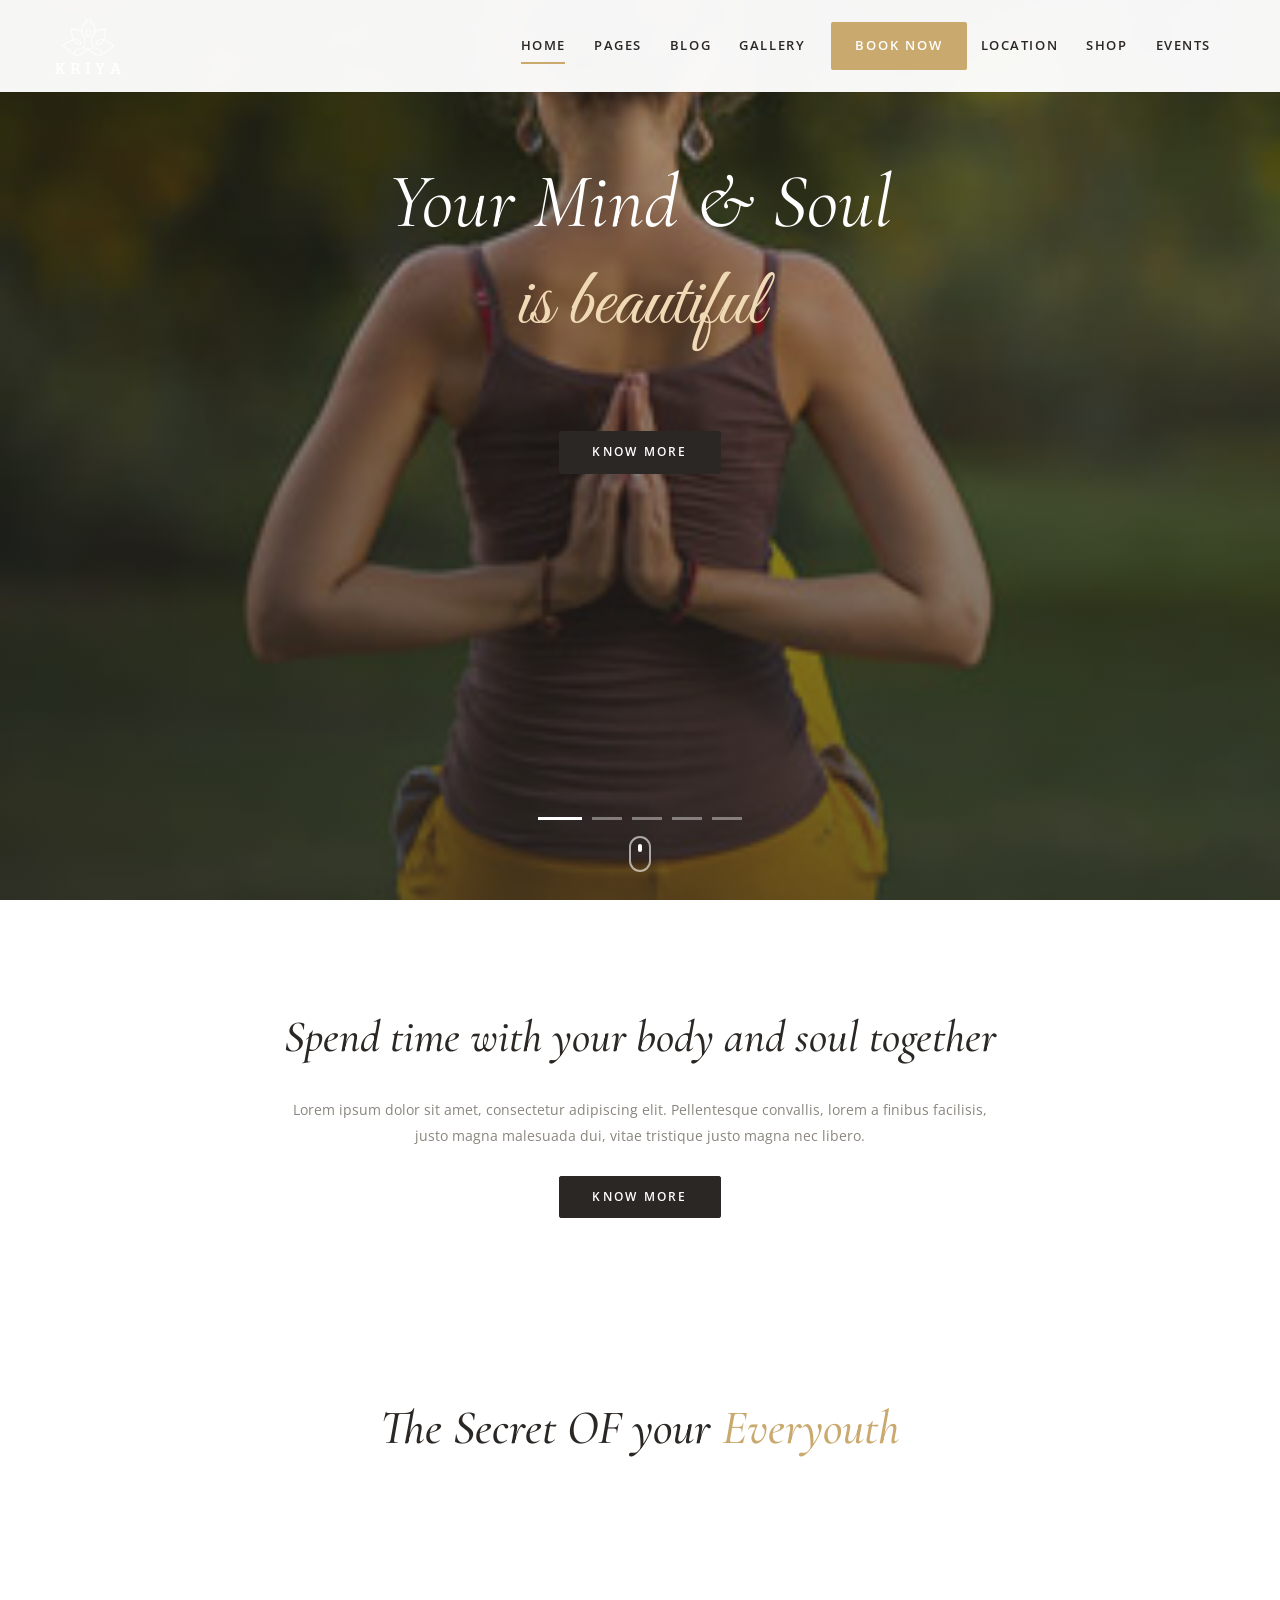
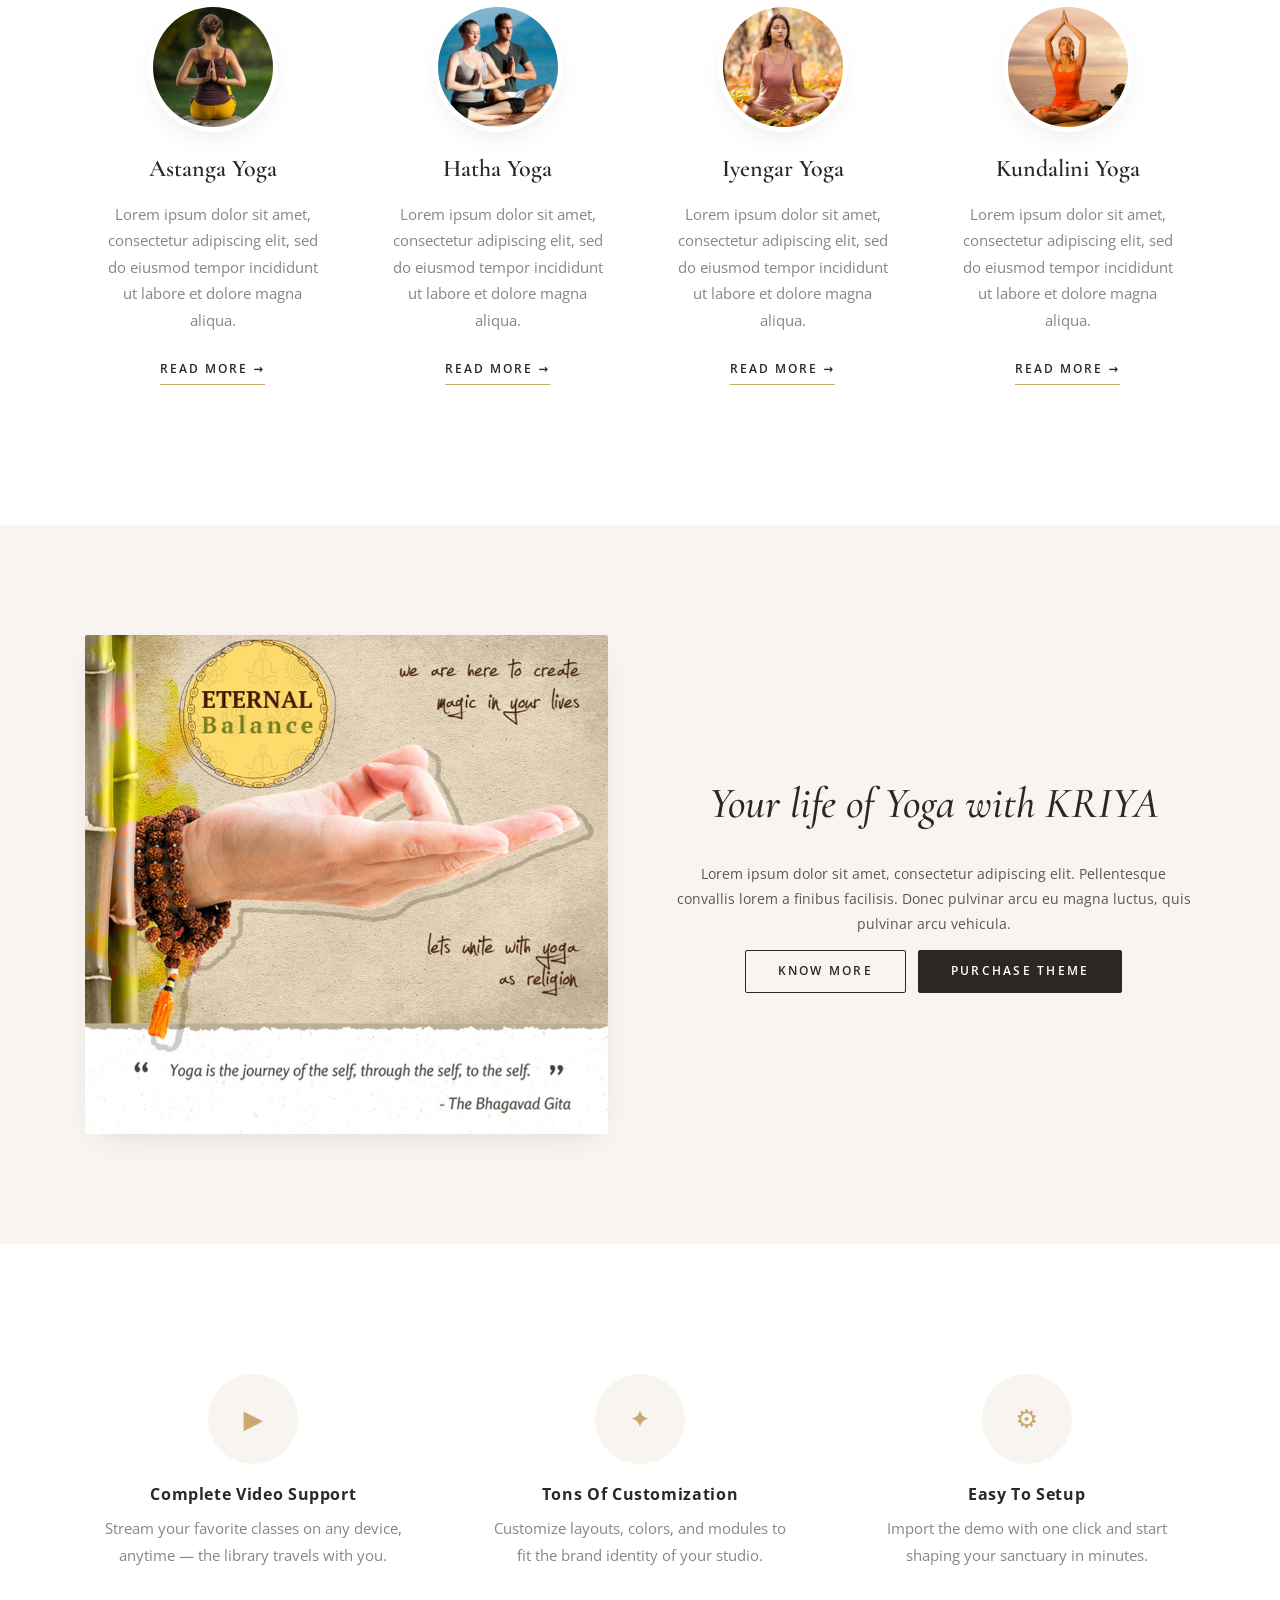
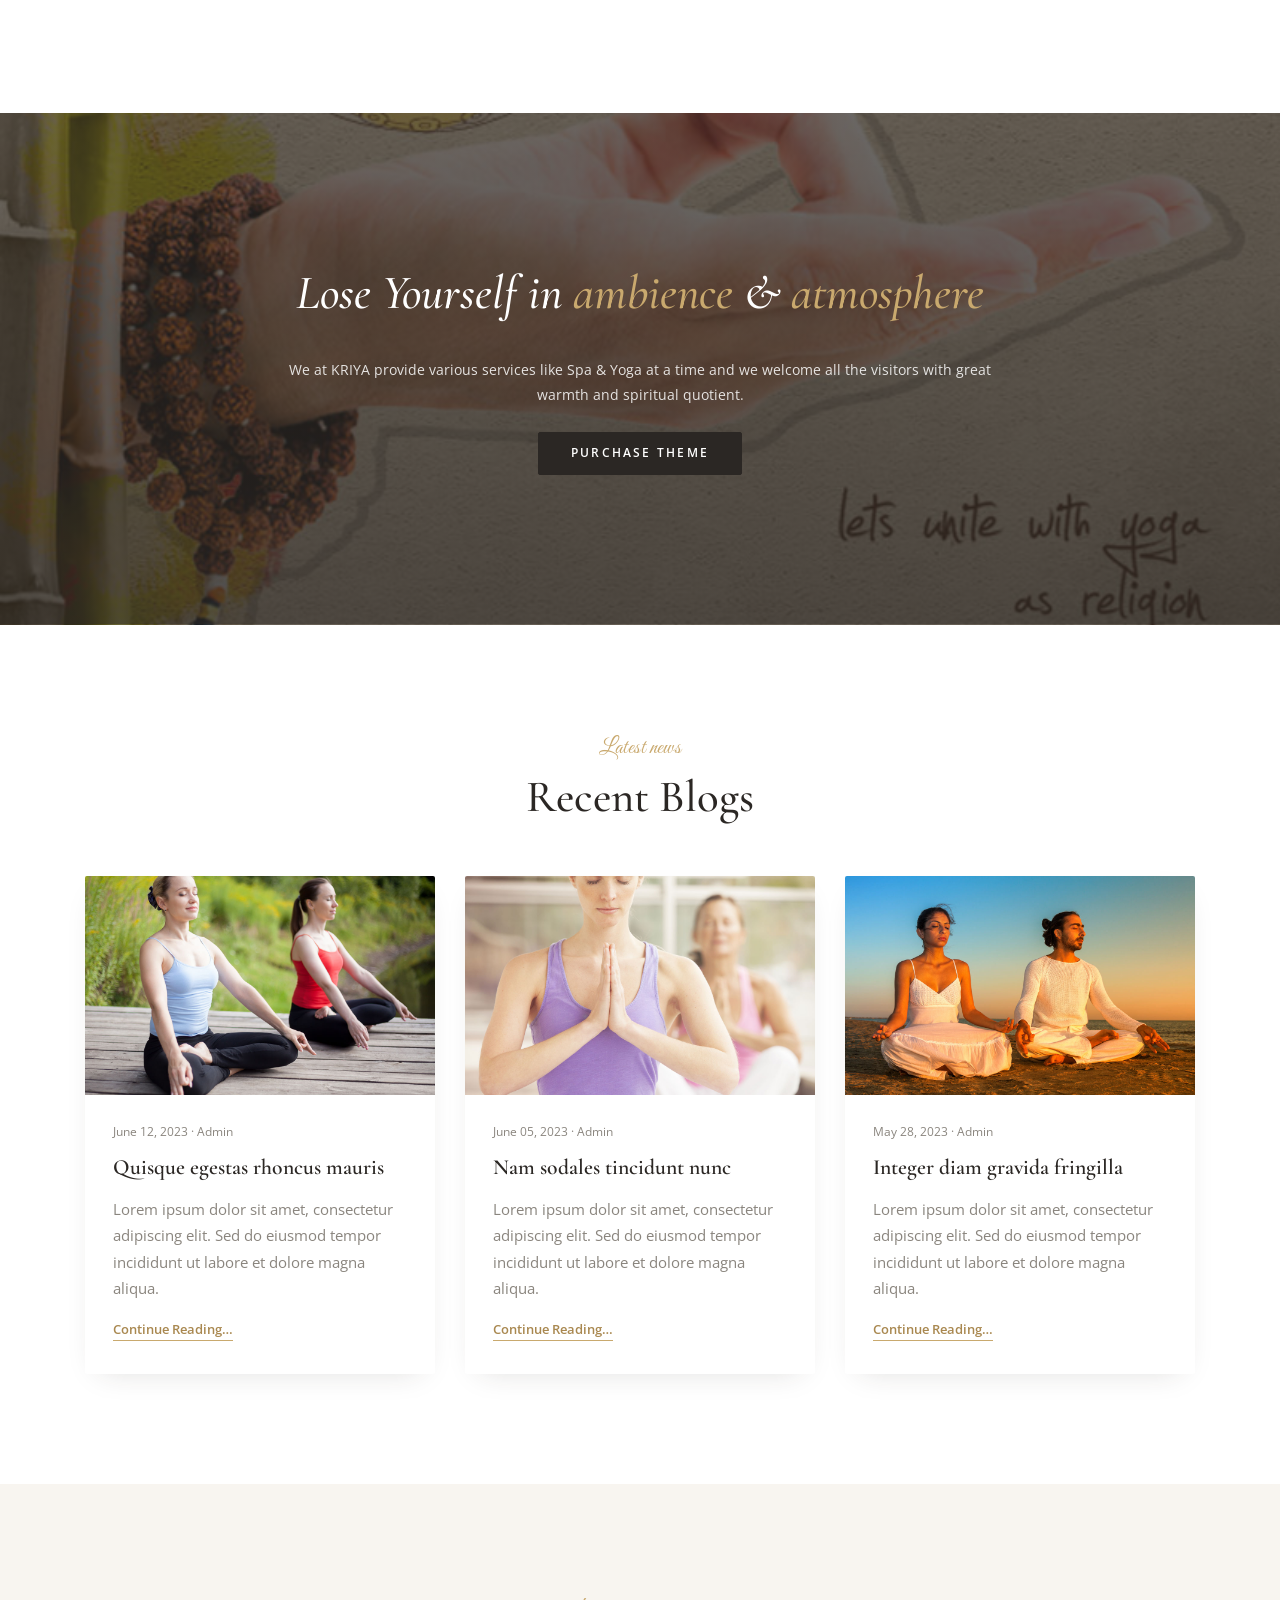
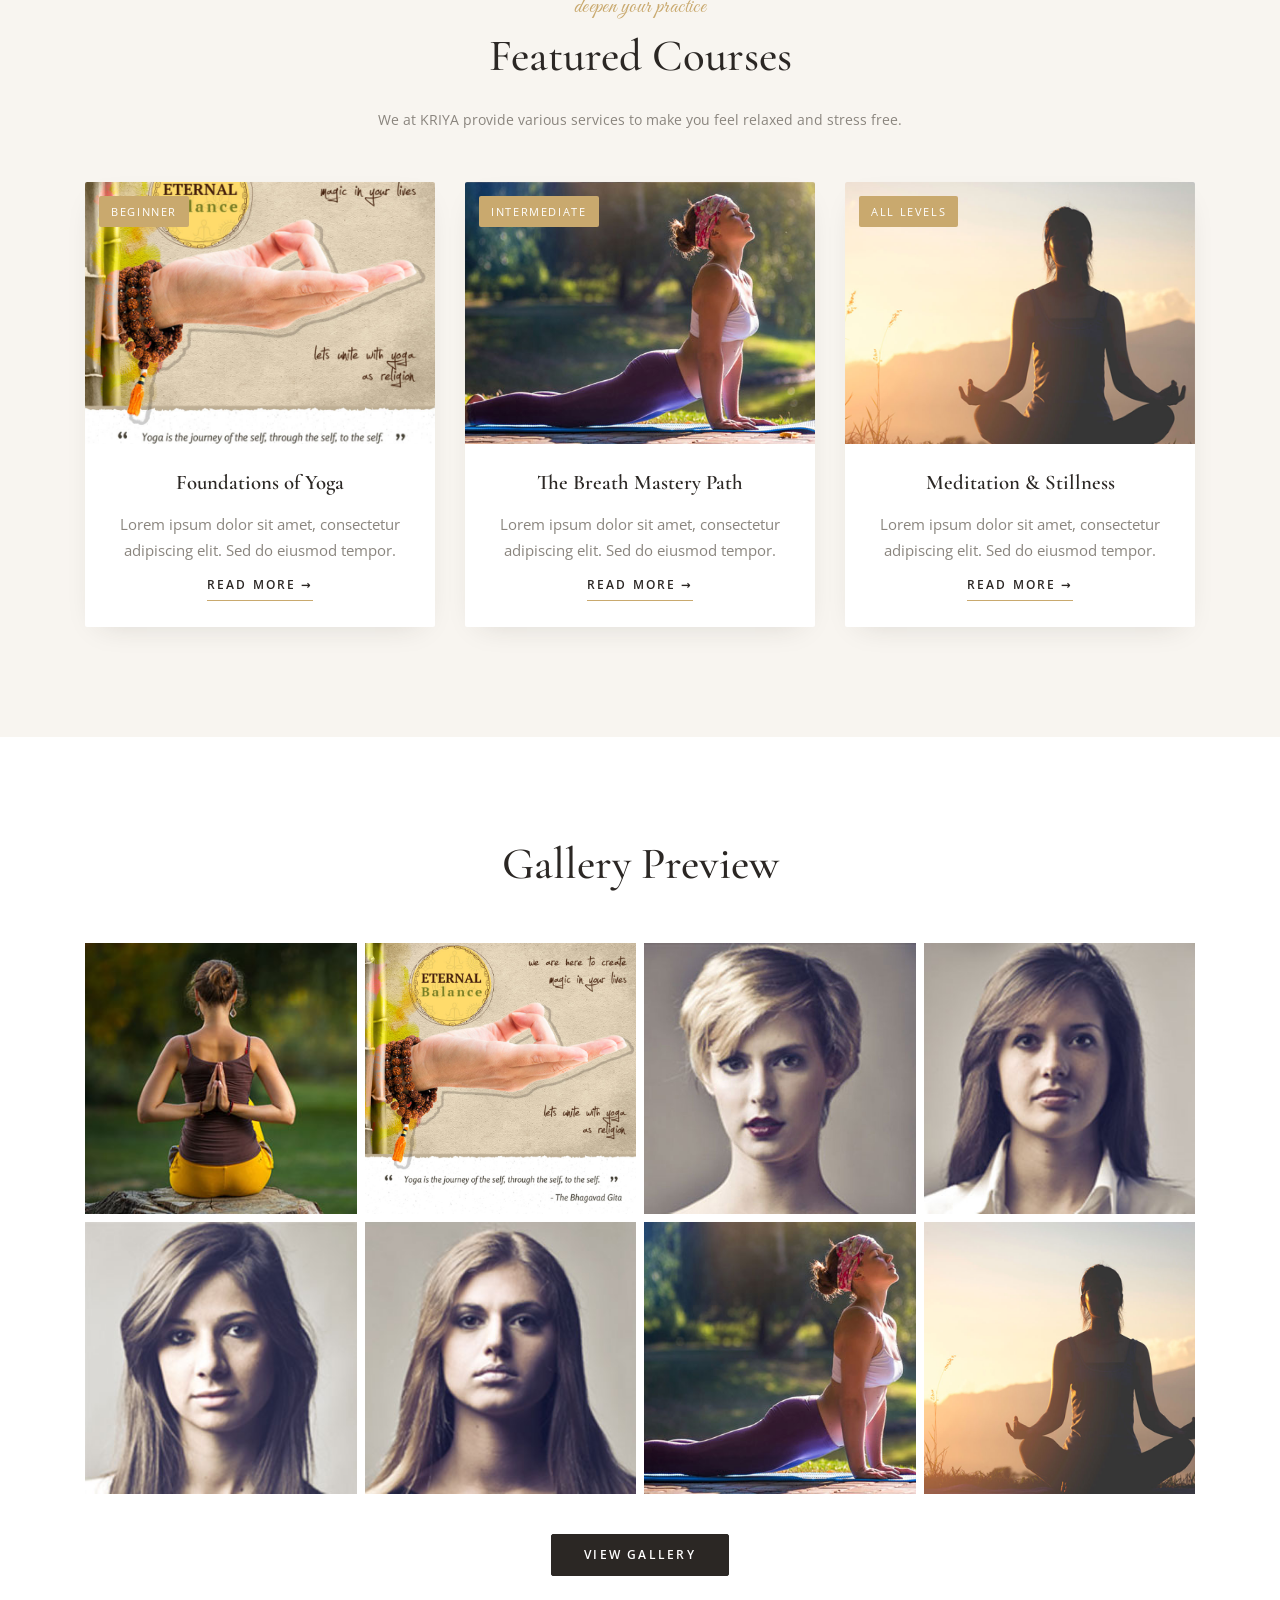
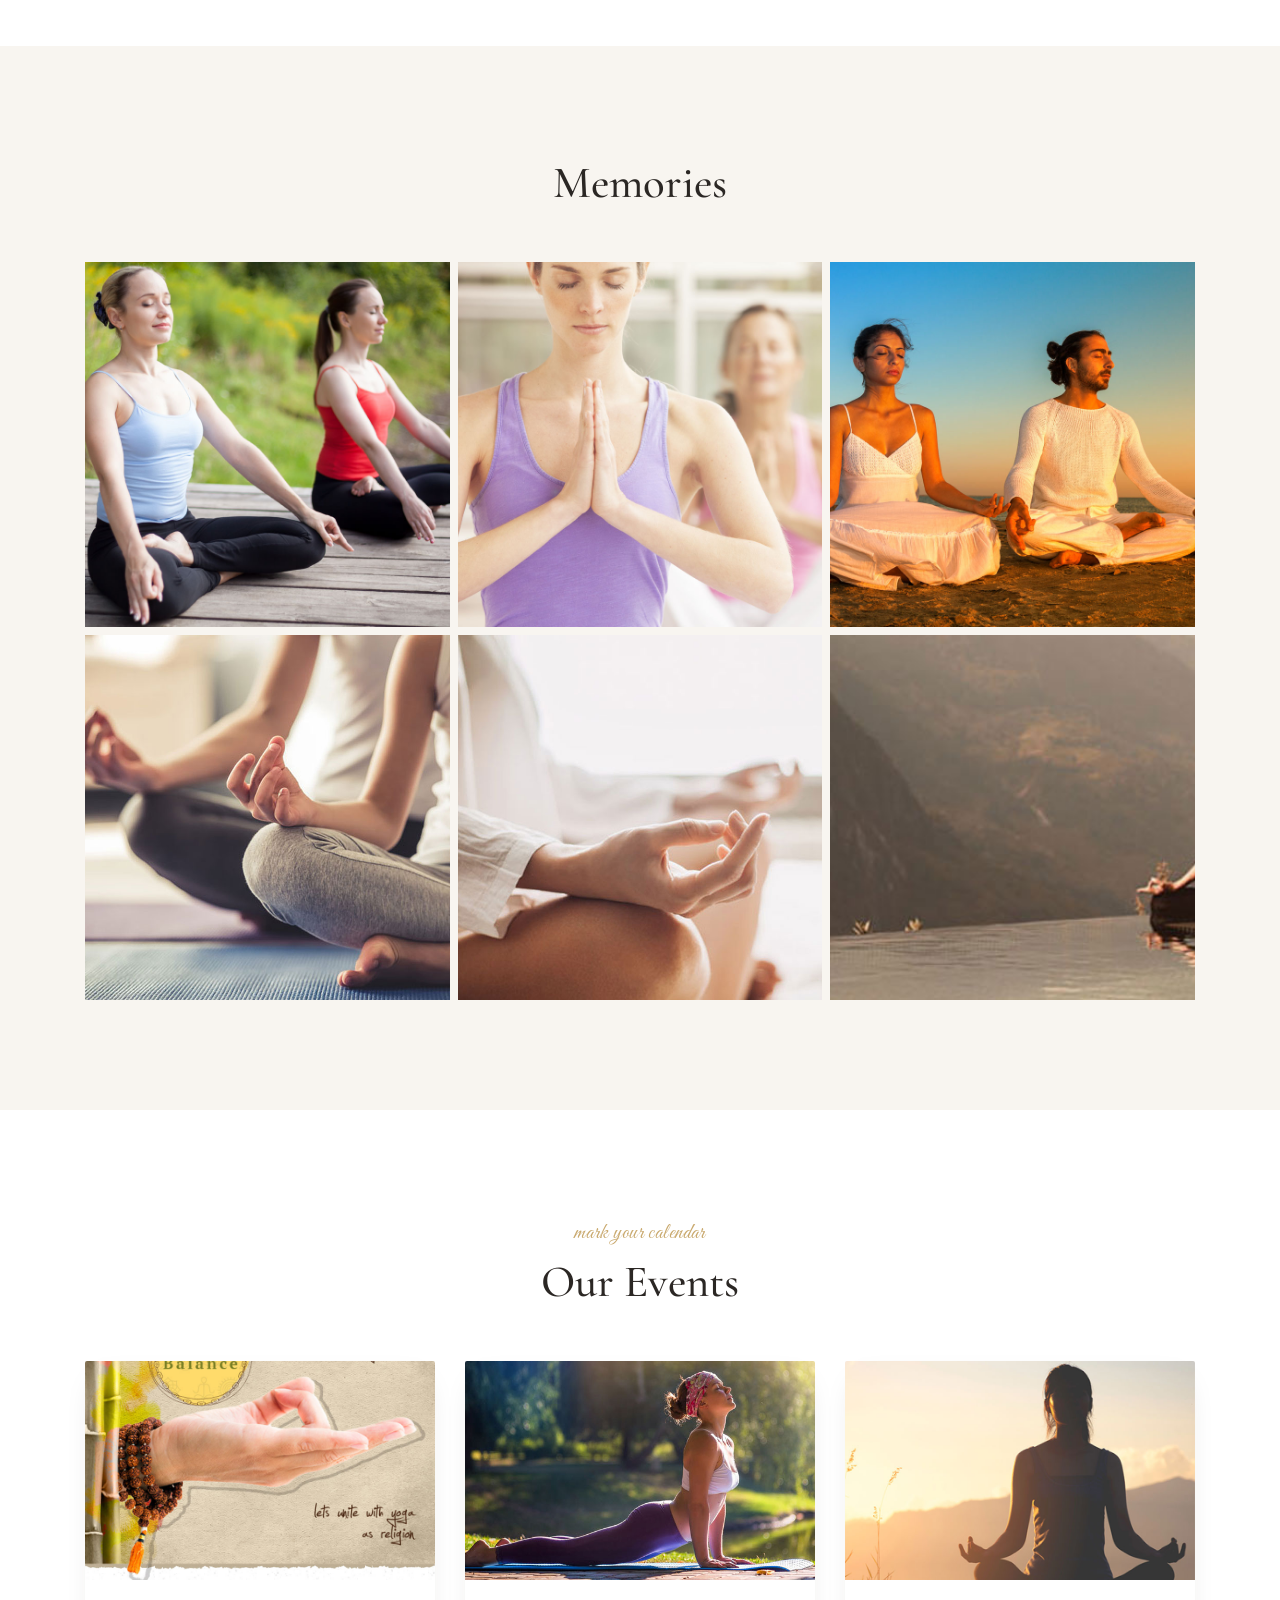
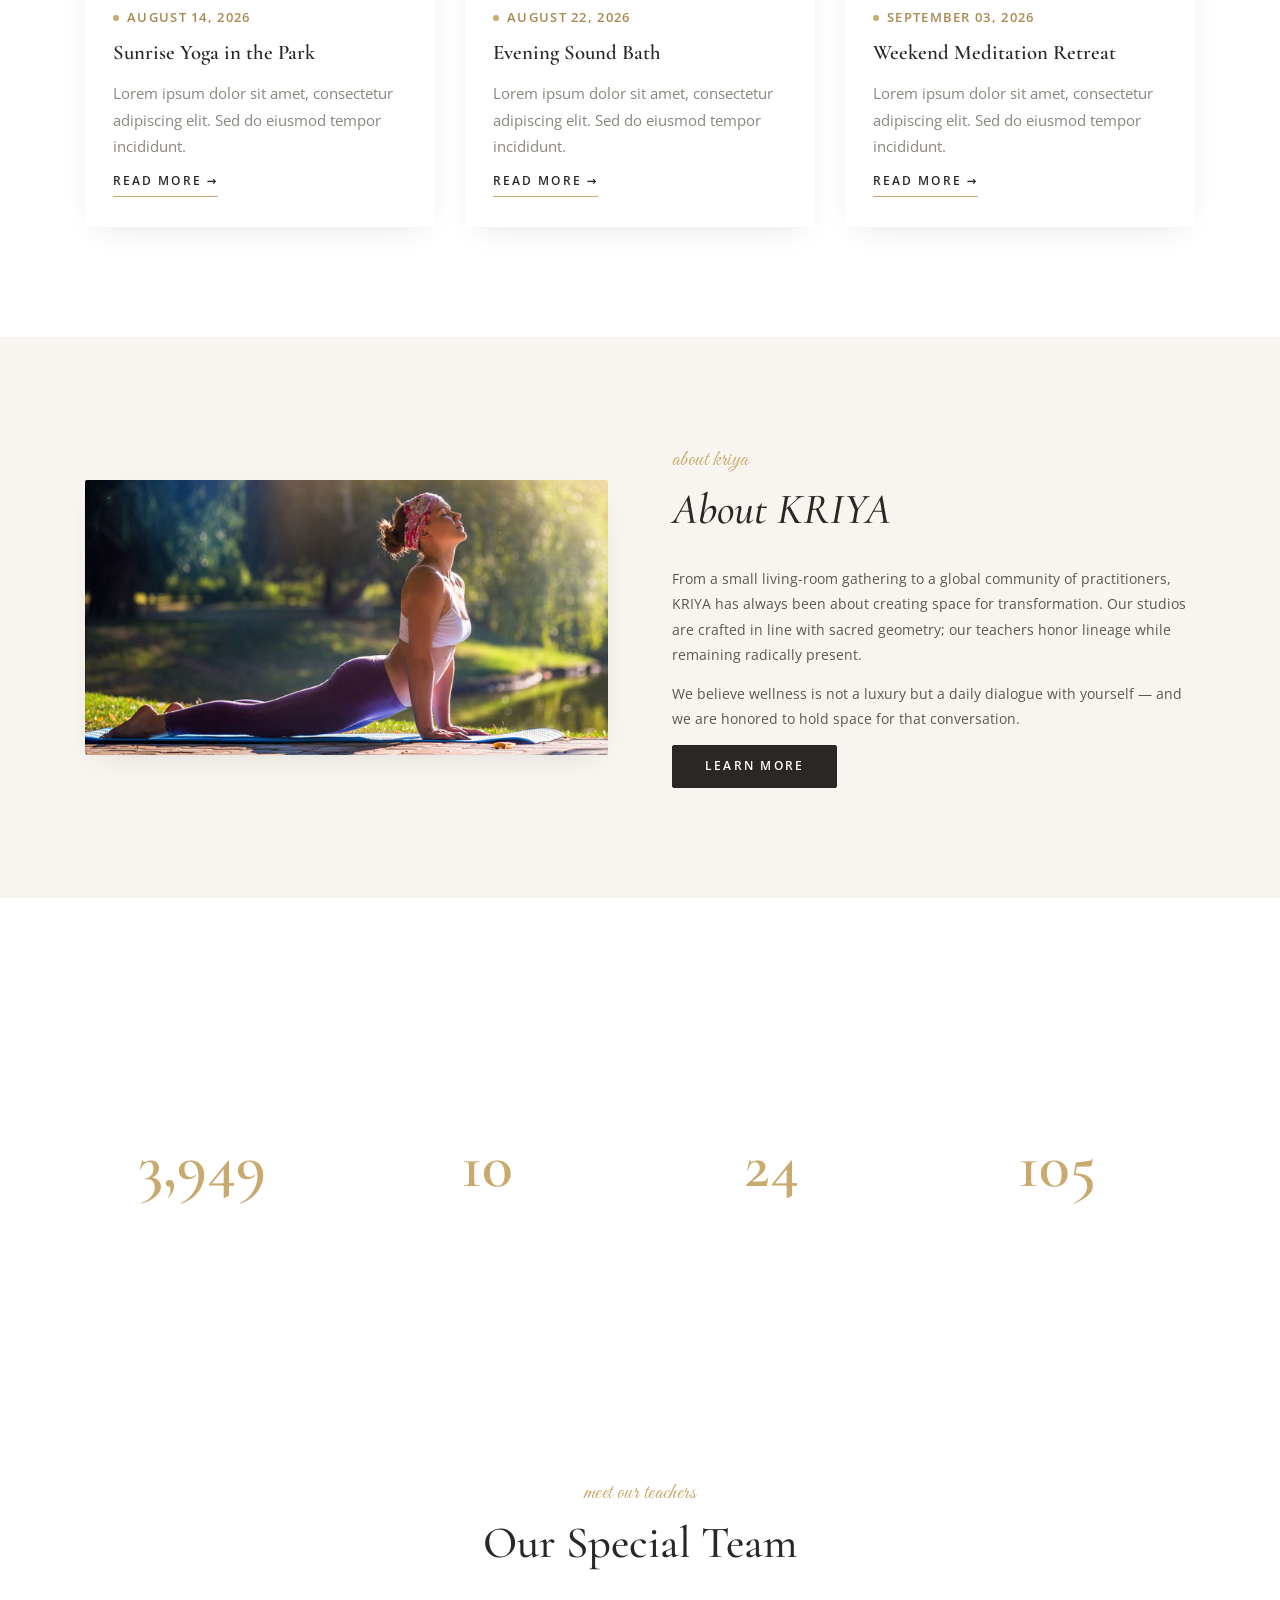
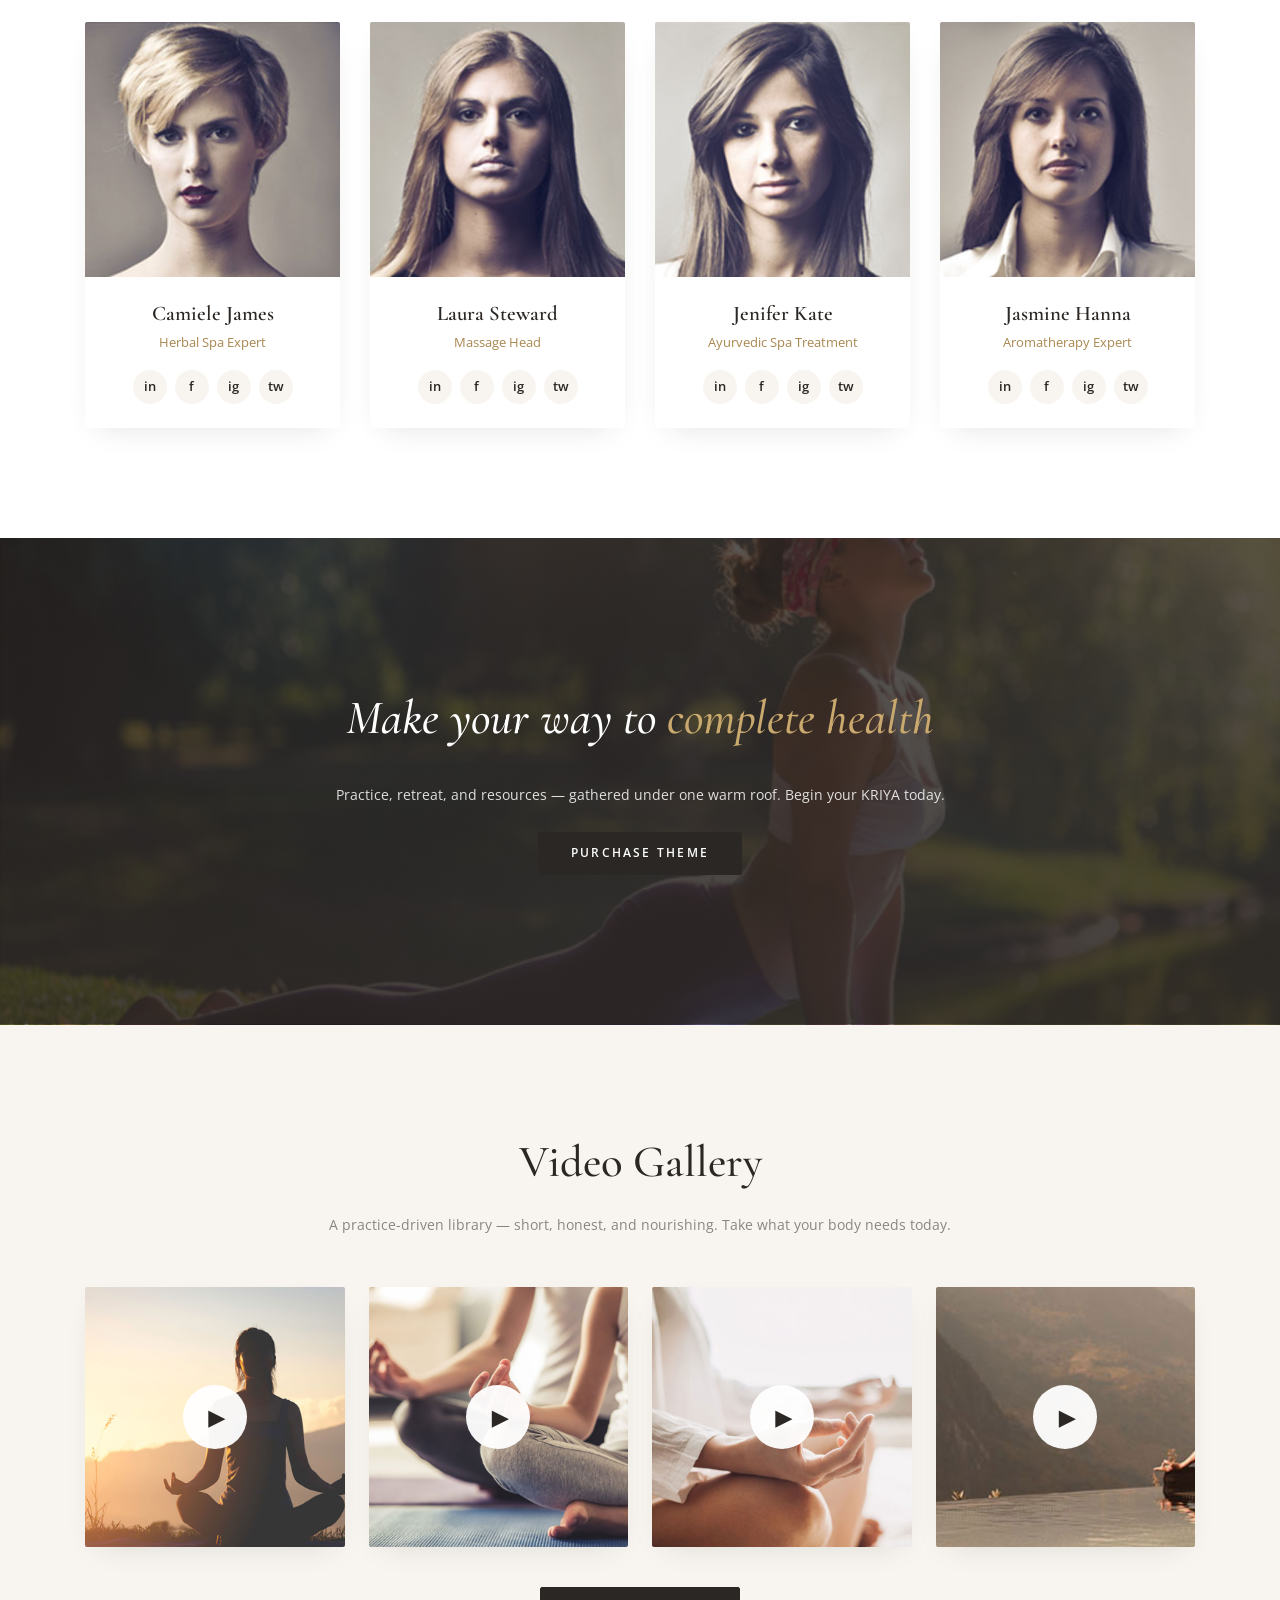
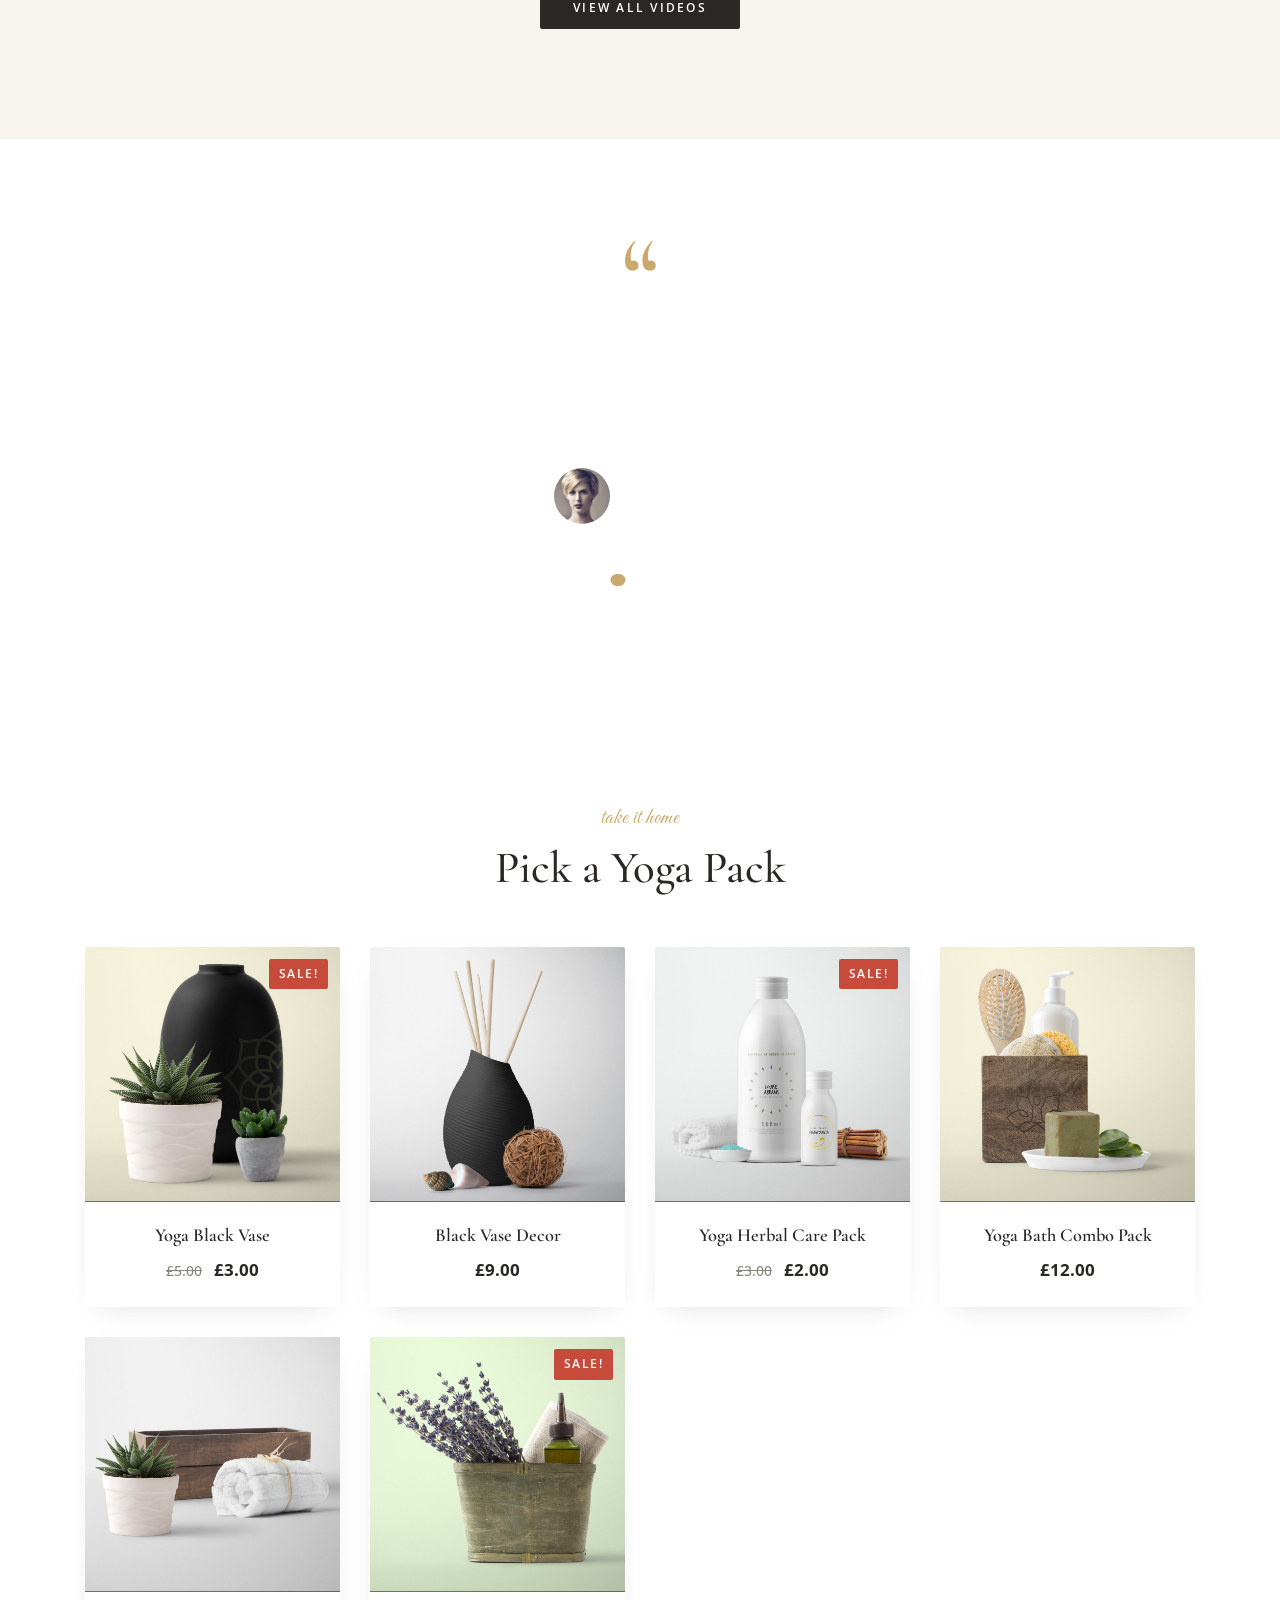
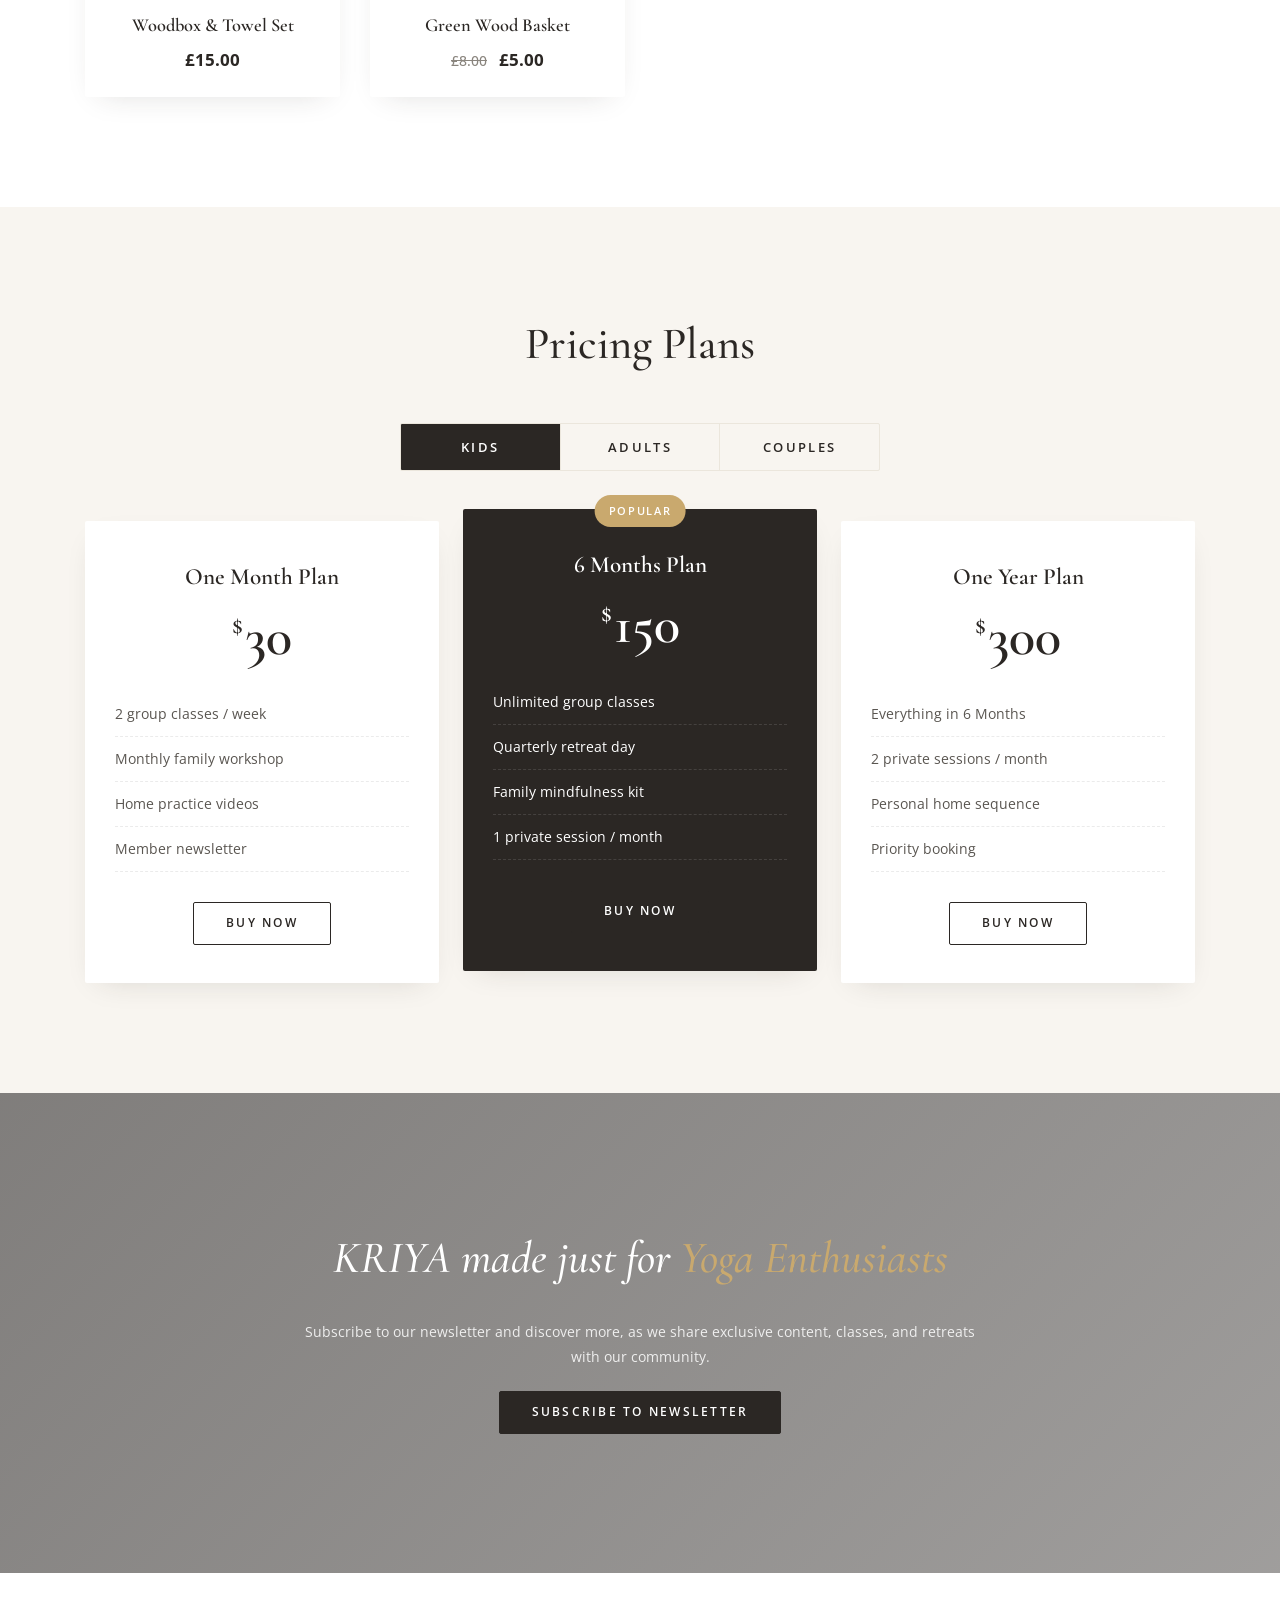
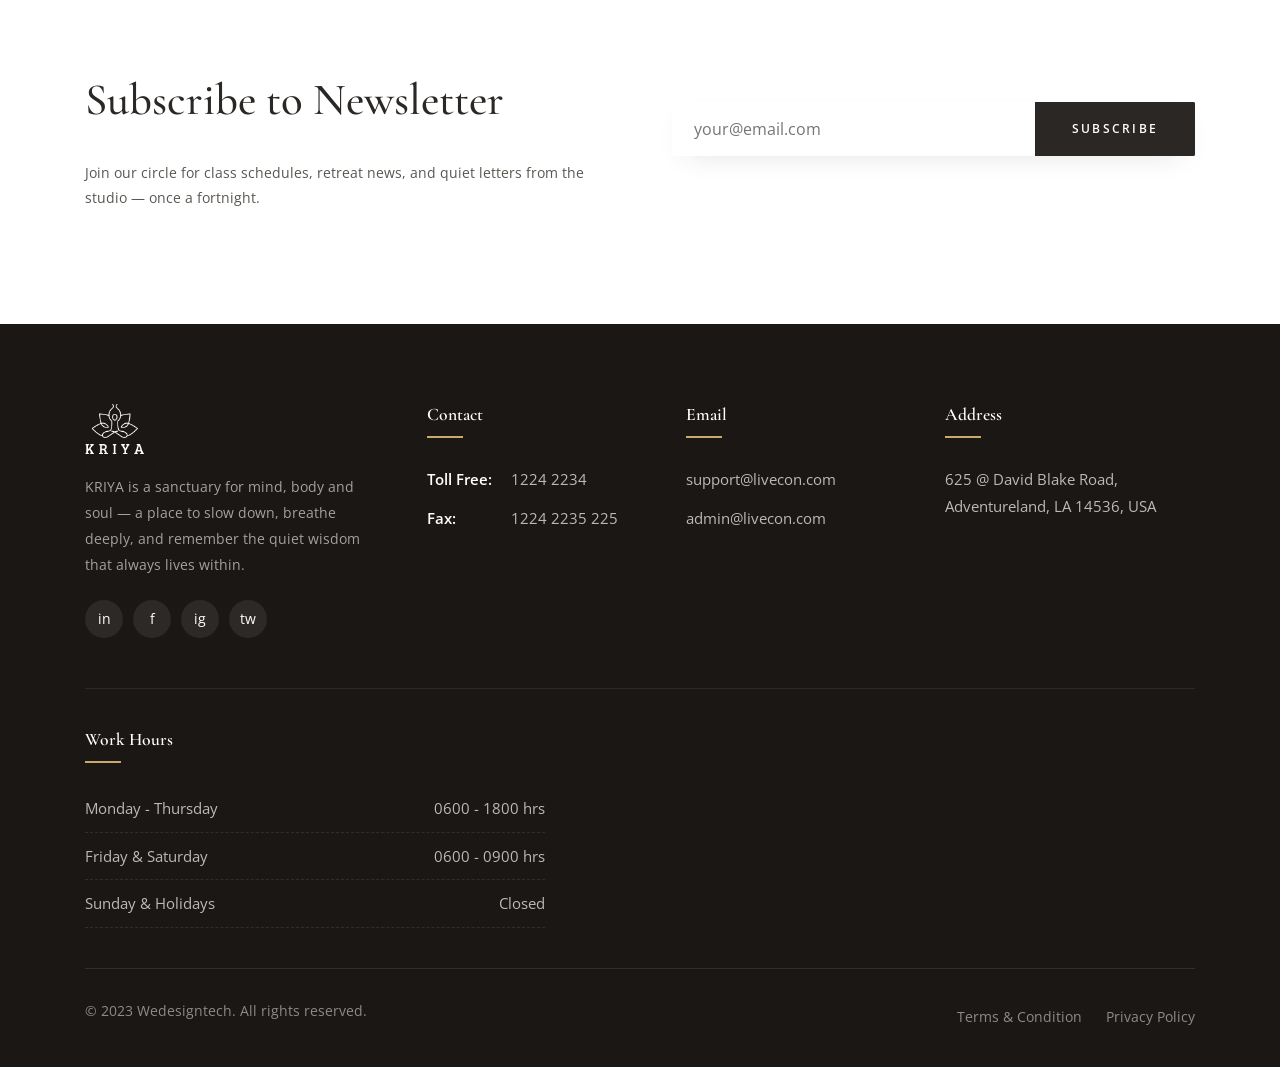
<file: kriyayogael-clone/index.html>
<!DOCTYPE html>
<html lang="en">
<head>
    <meta charset="UTF-8">
    <meta name="viewport" content="width=device-width, initial-scale=1.0">
    <title>Kriya Yoga Elementor Site – Your SUPER-powered WP Engine Site</title>
    <meta name="description" content="KRIYA Yoga Elementor Site — practice, courses, products and retreats for the modern yogi.">
    <link rel="preconnect" href="https://fonts.googleapis.com">
    <link rel="preconnect" href="https://fonts.gstatic.com" crossorigin>
    <link href="https://fonts.googleapis.com/css2?family=Cormorant+Garamond:ital,wght@0,400;0,500;0,600;0,700;1,400&family=Dancing+Script:wght@500;600;700&family=Great+Vibes&family=Open+Sans:wght@300;400;500;600;700;800&family=Playfair+Display:ital,wght@0,400;0,500;0,700;1,400&display=swap" rel="stylesheet">
    <link rel="stylesheet" href="css/style.css">
</head>
<body>

<!-- ============ 1. PRELOADER ============ -->
<div id="preloader" class="preloader"><img src="images/Kriya-Preloader.gif" alt="Loading..."></div>

<!-- ============ 2. HEADER / NAVIGATION ============ -->
<header class="site-header" id="siteHeader">
    <div class="header-inner container">
        <a href="#main" class="logo"><img src="images/logo.png" alt="KRIYA Yoga"></a>

        <button class="nav-toggle" id="navToggle" aria-label="Toggle menu" aria-expanded="false">
            <span></span><span></span><span></span>
        </button>

        <nav class="primary-nav" id="primaryNav">
            <ul class="nav-list">
                <li class="active"><a href="#main">Home</a></li>
                <li class="has-dropdown">
                    <a href="#">Pages</a>
                    <ul class="dropdown">
                        <li><a href="#">About Us</a></li>
                        <li class="has-submenu">
                            <a href="#">Services</a>
                            <ul class="sub-dropdown">
                                <li><a href="#">Listing</a></li>
                                <li><a href="#">Detail</a></li>
                            </ul>
                        </li>
                        <li><a href="#">Therapists</a></li>
                        <li><a href="#">Courses</a></li>
                        <li><a href="#">Poses</a></li>
                        <li><a href="#">404 – page</a></li>
                        <li><a href="#">Additional Home</a></li>
                    </ul>
                </li>
                <li class="has-mega">
                    <a href="#">Blog</a>
                    <div class="mega-menu">
                        <div class="mega-col"><h4>Blog I</h4><ul><li><a href="#">Column x3</a></li></ul></div>
                        <div class="mega-col"><h4>Blog II</h4><ul><li><a href="#">Column x3</a></li></ul></div>
                        <div class="mega-col"><h4>Blog III</h4><ul><li><a href="#">Column x3</a></li></ul></div>
                    </div>
                </li>
                <li class="has-dropdown">
                    <a href="#">Gallery</a>
                    <ul class="dropdown">
                        <li><a href="#">Gallery II Column</a></li>
                        <li><a href="#">Gallery III Column</a></li>
                        <li><a href="#">Gallery IV Column</a></li>
                    </ul>
                </li>
                <li><a href="#" class="btn-nav">Book Now</a></li>
                <li><a href="#">Location</a></li>
                <li class="has-dropdown">
                    <a href="#">Shop</a>
                    <ul class="dropdown">
                        <li><a href="#">Shop II Column</a></li>
                        <li><a href="#">Shop III Column</a></li>
                        <li class="has-submenu">
                            <a href="#">My Account</a>
                            <ul class="sub-dropdown">
                                <li><a href="#">Wishlist</a></li>
                                <li><a href="#">Cart</a></li>
                                <li><a href="#">Checkout</a></li>
                            </ul>
                        </li>
                    </ul>
                </li>
                <li><a href="#">Events</a></li>
            </ul>
        </nav>
    </div>
</header>

<main id="main">

    <!-- ============ 3. HERO SLIDER ============ -->
    <section class="hero-slider" id="hero">
        <div class="hero-overlay"></div>
        <div class="hero-slides">
            <div class="hero-slide active" style="background-image:url('images/icon-thumb1.jpg')">
                <div class="hero-content">
                    <h1 class="hero-title">Your Mind &amp; Soul <span class="script">is beautiful</span></h1>
                    <a href="#intro-cta" class="btn btn-primary">Know More</a>
                </div>
            </div>
            <div class="hero-slide" style="background-image:url('images/about-yoga.jpg')">
                <div class="hero-content">
                    <h1 class="hero-title">Witness the Ethereal Beauty <span class="script">with Kriya</span></h1>
                    <a href="#intro-cta" class="btn btn-primary">Know More</a>
                </div>
            </div>
            <div class="hero-slide" style="background-image:url('images/pose-wit-caption.jpg')">
                <div class="hero-content">
                    <h1 class="hero-title">Just <span class="script">beautiful</span></h1>
                    <a href="#intro-cta" class="btn btn-primary">Know More</a>
                </div>
            </div>
            <div class="hero-slide" style="background-image:url('images/user1.jpg')">
                <div class="hero-content">
                    <h1 class="hero-title"><span class="script">Eternal Love</span></h1>
                    <a href="#intro-cta" class="btn btn-primary">Know More</a>
                </div>
            </div>
            <div class="hero-slide" style="background-image:url('images/video-gall-01.jpg')">
                <div class="hero-content">
                    <h1 class="hero-title">Live towards <span class="script">Eternity</span></h1>
                    <a href="#intro-cta" class="btn btn-primary">Know More</a>
                </div>
            </div>
        </div>
        <div class="hero-dots" id="heroDots"></div>
        <a href="#intro-cta" class="hero-scroll" aria-label="Scroll down"><span></span></a>
    </section>

    <!-- ============ 4. INTRO CTA ============ -->
    <section class="intro-cta" id="intro-cta">
        <div class="container narrow text-center">
            <h2>Spend time with your body and soul together</h2>
            <p>Lorem ipsum dolor sit amet, consectetur adipiscing elit. Pellentesque convallis, lorem a finibus facilisis, justo magna malesuada dui, vitae tristique justo magna nec libero.</p>
            <a href="#about-kriya" class="btn btn-primary">Know More</a>
        </div>
    </section>

    <!-- ============ 5. SERVICES INTRO ============ -->
    <section class="services-intro">
        <div class="container text-center">
            <h2 class="display-heading">The Secret OF your <em class="accent">Everyouth</em></h2>
        </div>
    </section>

    <!-- ============ 6. YOGA STYLES GRID ============ -->
    <section class="yoga-styles">
        <div class="container">
            <div class="styles-grid">
                <article class="style-card">
                    <div class="style-icon"><img src="images/icon-thumb1.jpg" alt="Astanga Yoga"></div>
                    <h3>Astanga Yoga</h3>
                    <p>Lorem ipsum dolor sit amet, consectetur adipiscing elit, sed do eiusmod tempor incididunt ut labore et dolore magna aliqua.</p>
                    <a href="#" class="read-more">read more <span>→</span></a>
                </article>
                <article class="style-card">
                    <div class="style-icon"><img src="images/icon-thumb2.jpg" alt="Hatha Yoga"></div>
                    <h3>Hatha Yoga</h3>
                    <p>Lorem ipsum dolor sit amet, consectetur adipiscing elit, sed do eiusmod tempor incididunt ut labore et dolore magna aliqua.</p>
                    <a href="#" class="read-more">read more <span>→</span></a>
                </article>
                <article class="style-card">
                    <div class="style-icon"><img src="images/icon-thumb3.jpg" alt="Iyengar Yoga"></div>
                    <h3>Iyengar Yoga</h3>
                    <p>Lorem ipsum dolor sit amet, consectetur adipiscing elit, sed do eiusmod tempor incididunt ut labore et dolore magna aliqua.</p>
                    <a href="#" class="read-more">read more <span>→</span></a>
                </article>
                <article class="style-card">
                    <div class="style-icon"><img src="images/icon-thumb4.jpg" alt="Kundalini Yoga"></div>
                    <h3>Kundalini Yoga</h3>
                    <p>Lorem ipsum dolor sit amet, consectetur adipiscing elit, sed do eiusmod tempor incididunt ut labore et dolore magna aliqua.</p>
                    <a href="#" class="read-more">read more <span>→</span></a>
                </article>
            </div>
        </div>
    </section>

    <!-- ============ 7. ABOUT KRIYA ============ -->
    <section class="about-kriya" id="about-kriya">
        <div class="container two-col">
            <div class="about-image"><img src="images/about-yoga.jpg" alt="About Kriya Yoga"></div>
            <div class="about-text text-center">
                <h2>Your life of Yoga with KRIYA</h2>
                <p>Lorem ipsum dolor sit amet, consectetur adipiscing elit. Pellentesque convallis lorem a finibus facilisis. Donec pulvinar arcu eu magna luctus, quis pulvinar arcu vehicula.</p>
                <div class="btn-row">
                    <a href="#" class="btn btn-outline">Know More</a>
                    <a href="#" class="btn btn-primary">Purchase Theme</a>
                </div>
            </div>
        </div>
    </section>

    <!-- ============ 8. WHY KRIYA? ============ -->
    <section class="why-kriya">
        <div class="container">
            <div class="features-grid">
                <div class="feature">
                    <div class="feature-icon"><span>▶</span></div>
                    <h3>complete video support</h3>
                    <p>Stream your favorite classes on any device, anytime — the library travels with you.</p>
                </div>
                <div class="feature">
                    <div class="feature-icon"><span>✦</span></div>
                    <h3>tons of customization</h3>
                    <p>Customize layouts, colors, and modules to fit the brand identity of your studio.</p>
                </div>
                <div class="feature">
                    <div class="feature-icon"><span>⚙</span></div>
                    <h3>easy to setup</h3>
                    <p>Import the demo with one click and start shaping your sanctuary in minutes.</p>
                </div>
            </div>
        </div>
    </section>

    <!-- ============ 9. CREATIVE THEME PROMO ============ -->
    <section class="cta-banner promo-1">
        <div class="banner-overlay"></div>
        <div class="container text-center banner-inner">
            <h2 class="display-heading">Lose Yourself in <em class="accent">ambience</em> &amp; <em class="accent">atmosphere</em></h2>
            <p>We at KRIYA provide various services like Spa &amp; Yoga at a time and we welcome all the visitors with great warmth and spiritual quotient.</p>
            <a href="#" class="btn btn-primary">Purchase Theme</a>
        </div>
    </section>

    <!-- ============ 10. RECENT BLOGS ============ -->
    <section class="recent-blogs">
        <div class="container">
            <div class="section-head text-center">
                <span class="eyebrow">Latest news</span>
                <h2>Recent Blogs</h2>
            </div>
            <div class="blogs-grid">
                <article class="blog-card">
                    <a href="#" class="blog-image"><img src="images/blog9.jpg" alt=""></a>
                    <div class="blog-body">
                        <span class="blog-meta">June 12, 2023 · Admin</span>
                        <h3><a href="#">Quisque egestas rhoncus mauris</a></h3>
                        <p>Lorem ipsum dolor sit amet, consectetur adipiscing elit. Sed do eiusmod tempor incididunt ut labore et dolore magna aliqua.</p>
                        <a href="#" class="blog-link">Continue Reading…</a>
                    </div>
                </article>
                <article class="blog-card">
                    <a href="#" class="blog-image"><img src="images/course11.jpg" alt=""></a>
                    <div class="blog-body">
                        <span class="blog-meta">June 05, 2023 · Admin</span>
                        <h3><a href="#">Nam sodales tincidunt nunc</a></h3>
                        <p>Lorem ipsum dolor sit amet, consectetur adipiscing elit. Sed do eiusmod tempor incididunt ut labore et dolore magna aliqua.</p>
                        <a href="#" class="blog-link">Continue Reading…</a>
                    </div>
                </article>
                <article class="blog-card">
                    <a href="#" class="blog-image"><img src="images/blog2.jpg" alt=""></a>
                    <div class="blog-body">
                        <span class="blog-meta">May 28, 2023 · Admin</span>
                        <h3><a href="#">Integer diam gravida fringilla</a></h3>
                        <p>Lorem ipsum dolor sit amet, consectetur adipiscing elit. Sed do eiusmod tempor incididunt ut labore et dolore magna aliqua.</p>
                        <a href="#" class="blog-link">Continue Reading…</a>
                    </div>
                </article>
            </div>
        </div>
    </section>

    <!-- ============ 11. FEATURED COURSES ============ -->
    <section class="featured-courses">
        <div class="container">
            <div class="section-head text-center">
                <span class="eyebrow">deepen your practice</span>
                <h2>Featured Courses</h2>
                <p class="section-lead">We at KRIYA provide various services to make you feel relaxed and stress free.</p>
            </div>
            <div class="courses-grid">
                <article class="course-card">
                    <div class="course-thumb" style="background-image:url('images/about-yoga.jpg')">
                        <span class="course-tag">Beginner</span>
                        <a href="#" class="course-link-overlay"><span>+</span></a>
                    </div>
                    <div class="course-body">
                        <h3><a href="#">Foundations of Yoga</a></h3>
                        <p>Lorem ipsum dolor sit amet, consectetur adipiscing elit. Sed do eiusmod tempor.</p>
                        <a href="#" class="read-more">read more <span>→</span></a>
                    </div>
                </article>
                <article class="course-card">
                    <div class="course-thumb" style="background-image:url('images/pose-wit-caption.jpg')">
                        <span class="course-tag">Intermediate</span>
                        <a href="#" class="course-link-overlay"><span>+</span></a>
                    </div>
                    <div class="course-body">
                        <h3><a href="#">The Breath Mastery Path</a></h3>
                        <p>Lorem ipsum dolor sit amet, consectetur adipiscing elit. Sed do eiusmod tempor.</p>
                        <a href="#" class="read-more">read more <span>→</span></a>
                    </div>
                </article>
                <article class="course-card">
                    <div class="course-thumb" style="background-image:url('images/video-gall-01.jpg')">
                        <span class="course-tag">All Levels</span>
                        <a href="#" class="course-link-overlay"><span>+</span></a>
                    </div>
                    <div class="course-body">
                        <h3><a href="#">Meditation &amp; Stillness</a></h3>
                        <p>Lorem ipsum dolor sit amet, consectetur adipiscing elit. Sed do eiusmod tempor.</p>
                        <a href="#" class="read-more">read more <span>→</span></a>
                    </div>
                </article>
            </div>
        </div>
    </section>

    <!-- ============ 12. GALLERY PREVIEW ============ -->
    <section class="gallery-preview">
        <div class="container-fluid">
            <div class="section-head text-center container">
                <h2>Gallery Preview</h2>
            </div>
            <div class="container">
                <div class="gallery-grid gallery-4">
                    <a href="#" class="gallery-item"><img src="images/icon-thumb1.jpg" alt=""><span class="zoom">+</span></a>
                    <a href="#" class="gallery-item"><img src="images/about-yoga.jpg" alt=""><span class="zoom">+</span></a>
                    <a href="#" class="gallery-item"><img src="images/user1.jpg" alt=""><span class="zoom">+</span></a>
                    <a href="#" class="gallery-item"><img src="images/user2.jpg" alt=""><span class="zoom">+</span></a>
                    <a href="#" class="gallery-item"><img src="images/user3.jpg" alt=""><span class="zoom">+</span></a>
                    <a href="#" class="gallery-item"><img src="images/user4.jpg" alt=""><span class="zoom">+</span></a>
                    <a href="#" class="gallery-item"><img src="images/pose-wit-caption.jpg" alt=""><span class="zoom">+</span></a>
                    <a href="#" class="gallery-item"><img src="images/video-gall-01.jpg" alt=""><span class="zoom">+</span></a>
                </div>
            </div>
            <div class="text-center mt-3"><a href="#" class="btn btn-primary">View Gallery</a></div>
        </div>
    </section>

    <!-- ============ 13. MEMORIES ============ -->
    <section class="memories">
        <div class="container">
            <div class="section-head text-center">
                <h2>Memories</h2>
            </div>
            <div class="gallery-grid gallery-3">
                <a href="#" class="gallery-item"><img src="images/blog9.jpg" alt=""><span class="zoom">+</span></a>
                <a href="#" class="gallery-item"><img src="images/course11.jpg" alt=""><span class="zoom">+</span></a>
                <a href="#" class="gallery-item"><img src="images/blog2.jpg" alt=""><span class="zoom">+</span></a>
                <a href="#" class="gallery-item"><img src="images/video-gall-02.jpg" alt=""><span class="zoom">+</span></a>
                <a href="#" class="gallery-item"><img src="images/video-gall-03.jpg" alt=""><span class="zoom">+</span></a>
                <a href="#" class="gallery-item"><img src="images/video-gall-04.jpg" alt=""><span class="zoom">+</span></a>
            </div>
        </div>
    </section>

    <!-- ============ 14. OUR EVENTS ============ -->
    <section class="our-events">
        <div class="container">
            <div class="section-head text-center">
                <span class="eyebrow">mark your calendar</span>
                <h2>Our Events</h2>
            </div>
            <div class="events-grid">
                <article class="event-card">
                    <div class="event-image"><img src="images/about-yoga.jpg" alt=""></div>
                    <div class="event-body">
                        <div class="event-date-row"><span class="dot"></span> August 14, 2026</div>
                        <h3>Sunrise Yoga in the Park</h3>
                        <p>Lorem ipsum dolor sit amet, consectetur adipiscing elit. Sed do eiusmod tempor incididunt.</p>
                        <a href="#" class="read-more">read more <span>→</span></a>
                    </div>
                </article>
                <article class="event-card">
                    <div class="event-image"><img src="images/pose-wit-caption.jpg" alt=""></div>
                    <div class="event-body">
                        <div class="event-date-row"><span class="dot"></span> August 22, 2026</div>
                        <h3>Evening Sound Bath</h3>
                        <p>Lorem ipsum dolor sit amet, consectetur adipiscing elit. Sed do eiusmod tempor incididunt.</p>
                        <a href="#" class="read-more">read more <span>→</span></a>
                    </div>
                </article>
                <article class="event-card">
                    <div class="event-image"><img src="images/video-gall-01.jpg" alt=""></div>
                    <div class="event-body">
                        <div class="event-date-row"><span class="dot"></span> September 03, 2026</div>
                        <h3>Weekend Meditation Retreat</h3>
                        <p>Lorem ipsum dolor sit amet, consectetur adipiscing elit. Sed do eiusmod tempor incididunt.</p>
                        <a href="#" class="read-more">read more <span>→</span></a>
                    </div>
                </article>
            </div>
        </div>
    </section>

    <!-- ============ 15. ABOUT KRIYA BLOCK ============ -->
    <section class="about-kriya-block">
        <div class="container two-col">
            <div class="about-image"><img src="images/pose-wit-caption.jpg" alt="The KRIYA story"></div>
            <div class="about-text">
                <span class="eyebrow">about kriya</span>
                <h2>About KRIYA</h2>
                <p>From a small living-room gathering to a global community of practitioners, KRIYA has always been about creating space for transformation. Our studios are crafted in line with sacred geometry; our teachers honor lineage while remaining radically present.</p>
                <p>We believe wellness is not a luxury but a daily dialogue with yourself — and we are honored to hold space for that conversation.</p>
                <a href="#" class="btn btn-primary">Learn More</a>
            </div>
        </div>
    </section>

    <!-- ============ 16. STATUS IN NUMBERS ============ -->
    <section class="status-numbers" id="statusNumbers">
        <div class="container">
            <div class="section-head text-center">
                <h2 class="light">Status in Numbers</h2>
            </div>
            <div class="stats-grid">
                <div class="stat">
                    <div class="stat-value" data-target="4500">0</div>
                    <div class="stat-suffix">+</div>
                    <div class="stat-label">Total Users</div>
                </div>
                <div class="stat">
                    <div class="stat-value" data-target="12">0</div>
                    <div class="stat-suffix">+</div>
                    <div class="stat-label">Years of Experience</div>
                </div>
                <div class="stat">
                    <div class="stat-value" data-target="28">0</div>
                    <div class="stat-suffix">+</div>
                    <div class="stat-label">Branches</div>
                </div>
                <div class="stat">
                    <div class="stat-value" data-target="120">0</div>
                    <div class="stat-suffix">+</div>
                    <div class="stat-label">In-house Staffs</div>
                </div>
            </div>
        </div>
    </section>

    <!-- ============ 17. OUR SPECIAL TEAM ============ -->
    <section class="team">
        <div class="container">
            <div class="section-head text-center">
                <span class="eyebrow">meet our teachers</span>
                <h2>Our Special Team</h2>
            </div>
            <div class="team-grid">
                <article class="team-card">
                    <div class="team-image"><img src="images/user1.jpg" alt="Camiele James"></div>
                    <div class="team-body">
                        <h3>Camiele James</h3>
                        <span class="team-role">Herbal Spa Expert</span>
                        <div class="team-social">
                            <a href="#" aria-label="LinkedIn">in</a>
                            <a href="#" aria-label="Facebook">f</a>
                            <a href="#" aria-label="Instagram">ig</a>
                            <a href="#" aria-label="Twitter">tw</a>
                        </div>
                    </div>
                </article>
                <article class="team-card">
                    <div class="team-image"><img src="images/user4.jpg" alt="Laura Steward"></div>
                    <div class="team-body">
                        <h3>Laura Steward</h3>
                        <span class="team-role">Massage Head</span>
                        <div class="team-social">
                            <a href="#" aria-label="LinkedIn">in</a>
                            <a href="#" aria-label="Facebook">f</a>
                            <a href="#" aria-label="Instagram">ig</a>
                            <a href="#" aria-label="Twitter">tw</a>
                        </div>
                    </div>
                </article>
                <article class="team-card">
                    <div class="team-image"><img src="images/user3.jpg" alt="Jenifer Kate"></div>
                    <div class="team-body">
                        <h3>Jenifer Kate</h3>
                        <span class="team-role">Ayurvedic Spa Treatment</span>
                        <div class="team-social">
                            <a href="#" aria-label="LinkedIn">in</a>
                            <a href="#" aria-label="Facebook">f</a>
                            <a href="#" aria-label="Instagram">ig</a>
                            <a href="#" aria-label="Twitter">tw</a>
                        </div>
                    </div>
                </article>
                <article class="team-card">
                    <div class="team-image"><img src="images/user2.jpg" alt="Jasmine Hanna"></div>
                    <div class="team-body">
                        <h3>Jasmine Hanna</h3>
                        <span class="team-role">Aromatherapy Expert</span>
                        <div class="team-social">
                            <a href="#" aria-label="LinkedIn">in</a>
                            <a href="#" aria-label="Facebook">f</a>
                            <a href="#" aria-label="Instagram">ig</a>
                            <a href="#" aria-label="Twitter">tw</a>
                        </div>
                    </div>
                </article>
            </div>
        </div>
    </section>

    <!-- ============ 18. CREATIVE THEME CTA (REPEAT) ============ -->
    <section class="cta-banner promo-2">
        <div class="banner-overlay"></div>
        <div class="container text-center banner-inner">
            <h2 class="display-heading">Make your way to <em class="accent">complete health</em></h2>
            <p>Practice, retreat, and resources — gathered under one warm roof. Begin your KRIYA today.</p>
            <a href="#" class="btn btn-primary">Purchase Theme</a>
        </div>
    </section>

    <!-- ============ 19. VIDEO GALLERY ============ -->
    <section class="video-gallery">
        <div class="container">
            <div class="section-head text-center">
                <h2>Video Gallery</h2>
                <p class="section-lead">A practice-driven library — short, honest, and nourishing. Take what your body needs today.</p>
            </div>
            <div class="videos-grid">
                <a href="#" class="video-card">
                    <img src="images/video-gall-01.jpg" alt="">
                    <span class="play-icon">▶</span>
                </a>
                <a href="#" class="video-card">
                    <img src="images/video-gall-02.jpg" alt="">
                    <span class="play-icon">▶</span>
                </a>
                <a href="#" class="video-card">
                    <img src="images/video-gall-03.jpg" alt="">
                    <span class="play-icon">▶</span>
                </a>
                <a href="#" class="video-card">
                    <img src="images/video-gall-04.jpg" alt="">
                    <span class="play-icon">▶</span>
                </a>
            </div>
            <div class="text-center mt-3"><a href="#" class="btn btn-primary">View All Videos</a></div>
        </div>
    </section>

    <!-- ============ 20. TESTIMONIALS ============ -->
    <section class="testimonials" id="testimonials">
        <div class="container narrow text-center">
            <div class="quote-mark">“</div>
            <div class="testimonial-slider" id="testimonialSlider">
                <div class="testimonial-slide active">
                    <p>Yoga is the practice of quieting the mind. It is through the rhythms of breath and the wisdom of ancient posture that we rediscover the quiet that always lived within. KRIYA honors that journey with such grace.</p>
                    <div class="testimonial-author">
                        <span class="author-avatar"><img src="images/user1.jpg" alt=""></span>
                        <h4>Judie Dench <small>Spa Therapist</small></h4>
                    </div>
                </div>
                <div class="testimonial-slide">
                    <p>I came to the mat looking for fitness and found a friendship with my own breath. The teachers at KRIYA are guides, not gurus — present, generous, and quietly transformational.</p>
                    <div class="testimonial-author">
                        <span class="author-avatar"><img src="images/user2.jpg" alt=""></span>
                        <h4>Aanya M. <small>Practitioner</small></h4>
                    </div>
                </div>
                <div class="testimonial-slide">
                    <p>KRIYA's studio feels like stepping into a deep exhale. The space, the music, the teachers — everything is composed with care. It is the rarest kind of sanctuary.</p>
                    <div class="testimonial-author">
                        <span class="author-avatar"><img src="images/user3.jpg" alt=""></span>
                        <h4>Priya S. <small>Retreat guest</small></h4>
                    </div>
                </div>
            </div>
            <div class="testimonial-dots" id="testimonialDots"></div>
        </div>
    </section>

    <!-- ============ 21. SHOP — YOGA PACKS ============ -->
    <section class="shop">
        <div class="container">
            <div class="section-head text-center">
                <span class="eyebrow">take it home</span>
                <h2>Pick a Yoga Pack</h2>
            </div>
            <div class="products-grid">
                <article class="product-card">
                    <div class="product-image">
                        <span class="sale-badge">Sale!</span>
                        <img src="images/yoga-black-vase-1000x1000.jpg" alt="Yoga Black Vase" class="product-img-front">
                        <img src="images/black-vase-decor-1000x1000.jpg" alt="" class="product-img-hover">
                        <div class="product-actions">
                            <a href="#" class="action-btn" aria-label="Cart"><span>🛒</span><em>Add to cart</em></a>
                            <a href="#" class="action-btn" aria-label="Wishlist"><span>♡</span><em>Wishlist</em></a>
                        </div>
                    </div>
                    <div class="product-body text-center">
                        <h3><a href="#">Yoga Black Vase</a></h3>
                        <span class="price"><del>£5.00</del> <ins>£3.00</ins></span>
                    </div>
                </article>
                <article class="product-card">
                    <div class="product-image">
                        <img src="images/black-vase-decor-1000x1000.jpg" alt="Black Vase Decor" class="product-img-front">
                        <img src="images/yoga-black-vase-1000x1000.jpg" alt="" class="product-img-hover">
                        <div class="product-actions">
                            <a href="#" class="action-btn" aria-label="Cart"><span>🛒</span><em>Add to cart</em></a>
                            <a href="#" class="action-btn" aria-label="Wishlist"><span>♡</span><em>Wishlist</em></a>
                        </div>
                    </div>
                    <div class="product-body text-center">
                        <h3><a href="#">Black Vase Decor</a></h3>
                        <span class="price"><ins>£9.00</ins></span>
                    </div>
                </article>
                <article class="product-card">
                    <div class="product-image">
                        <span class="sale-badge">Sale!</span>
                        <img src="images/yoga-herbal-care-pack-1000x1000.jpg" alt="Yoga Herbal Care Pack" class="product-img-front">
                        <img src="images/yoga-bath-combo-pack-1000x1000.jpg" alt="" class="product-img-hover">
                        <div class="product-actions">
                            <a href="#" class="action-btn" aria-label="Cart"><span>🛒</span><em>Add to cart</em></a>
                            <a href="#" class="action-btn" aria-label="Wishlist"><span>♡</span><em>Wishlist</em></a>
                        </div>
                    </div>
                    <div class="product-body text-center">
                        <h3><a href="#">Yoga Herbal Care Pack</a></h3>
                        <span class="price"><del>£3.00</del> <ins>£2.00</ins></span>
                    </div>
                </article>
                <article class="product-card">
                    <div class="product-image">
                        <img src="images/yoga-bath-combo-pack-1000x1000.jpg" alt="Yoga Bath Combo Pack" class="product-img-front">
                        <img src="images/yoga-herbal-care-pack-1000x1000.jpg" alt="" class="product-img-hover">
                        <div class="product-actions">
                            <a href="#" class="action-btn" aria-label="Cart"><span>🛒</span><em>Add to cart</em></a>
                            <a href="#" class="action-btn" aria-label="Wishlist"><span>♡</span><em>Wishlist</em></a>
                        </div>
                    </div>
                    <div class="product-body text-center">
                        <h3><a href="#">Yoga Bath Combo Pack</a></h3>
                        <span class="price"><ins>£12.00</ins></span>
                    </div>
                </article>
                <article class="product-card">
                    <div class="product-image">
                        <img src="images/woodbox-and-towel-set-1000x1000.jpg" alt="Woodbox &amp; Towel Set" class="product-img-front">
                        <img src="images/green-wood-basket-1000x1000.jpg" alt="" class="product-img-hover">
                        <div class="product-actions">
                            <a href="#" class="action-btn" aria-label="Cart"><span>🛒</span><em>Add to cart</em></a>
                            <a href="#" class="action-btn" aria-label="Wishlist"><span>♡</span><em>Wishlist</em></a>
                        </div>
                    </div>
                    <div class="product-body text-center">
                        <h3><a href="#">Woodbox &amp; Towel Set</a></h3>
                        <span class="price"><ins>£15.00</ins></span>
                    </div>
                </article>
                <article class="product-card">
                    <div class="product-image">
                        <span class="sale-badge">Sale!</span>
                        <img src="images/green-wood-basket-1000x1000.jpg" alt="Green Wood Basket" class="product-img-front">
                        <img src="images/woodbox-and-towel-set-1000x1000.jpg" alt="" class="product-img-hover">
                        <div class="product-actions">
                            <a href="#" class="action-btn" aria-label="Cart"><span>🛒</span><em>Add to cart</em></a>
                            <a href="#" class="action-btn" aria-label="Wishlist"><span>♡</span><em>Wishlist</em></a>
                        </div>
                    </div>
                    <div class="product-body text-center">
                        <h3><a href="#">Green Wood Basket</a></h3>
                        <span class="price"><del>£8.00</del> <ins>£5.00</ins></span>
                    </div>
                </article>
            </div>
        </div>
    </section>

    <!-- ============ 22. PRICING PLANS ============ -->
    <section class="pricing-plans" id="pricing_plan">
        <div class="container">
            <div class="section-head text-center">
                <h2>Pricing Plans</h2>
            </div>
            <div class="pricing-tabs" role="tablist">
                <button class="pricing-tab active" data-tab="wdt-tabs-0" role="tab">Kids</button>
                <button class="pricing-tab" data-tab="wdt-tabs-1" role="tab">Adults</button>
                <button class="pricing-tab" data-tab="wdt-tabs-2" role="tab">Couples</button>
            </div>

            <div class="pricing-panels">
                <!-- KIDS -->
                <div class="pricing-panel active" data-panel="wdt-tabs-0">
                    <div class="pricing-grid">
                        <article class="plan-card">
                            <h3>One Month Plan</h3>
                            <div class="plan-price"><span>$</span>30</div>
                            <ul class="plan-features">
                                <li>2 group classes / week</li>
                                <li>Monthly family workshop</li>
                                <li>Home practice videos</li>
                                <li>Member newsletter</li>
                            </ul>
                            <a href="#" class="btn btn-outline">Buy Now</a>
                        </article>
                        <article class="plan-card featured">
                            <span class="plan-badge">Popular</span>
                            <h3>6 Months Plan</h3>
                            <div class="plan-price"><span>$</span>150</div>
                            <ul class="plan-features">
                                <li>Unlimited group classes</li>
                                <li>Quarterly retreat day</li>
                                <li>Family mindfulness kit</li>
                                <li>1 private session / month</li>
                            </ul>
                            <a href="#" class="btn btn-primary">Buy Now</a>
                        </article>
                        <article class="plan-card">
                            <h3>One Year Plan</h3>
                            <div class="plan-price"><span>$</span>300</div>
                            <ul class="plan-features">
                                <li>Everything in 6 Months</li>
                                <li>2 private sessions / month</li>
                                <li>Personal home sequence</li>
                                <li>Priority booking</li>
                            </ul>
                            <a href="#" class="btn btn-outline">Buy Now</a>
                        </article>
                    </div>
                </div>
                <!-- ADULTS -->
                <div class="pricing-panel" data-panel="wdt-tabs-1">
                    <div class="pricing-grid">
                        <article class="plan-card">
                            <h3>One Month Plan</h3>
                            <div class="plan-price"><span>$</span>30</div>
                            <ul class="plan-features">
                                <li>5 classes / month</li>
                                <li>Online video library</li>
                                <li>Newsletter &amp; journal</li>
                                <li>Member community</li>
                            </ul>
                            <a href="#" class="btn btn-outline">Buy Now</a>
                        </article>
                        <article class="plan-card featured">
                            <span class="plan-badge">Popular</span>
                            <h3>6 Months Plan</h3>
                            <div class="plan-price"><span>$</span>150</div>
                            <ul class="plan-features">
                                <li>Unlimited classes</li>
                                <li>2 private sessions / month</li>
                                <li>Workshop discounts</li>
                                <li>Guest pass · 2 / month</li>
                            </ul>
                            <a href="#" class="btn btn-primary">Buy Now</a>
                        </article>
                        <article class="plan-card">
                            <h3>One Year Plan</h3>
                            <div class="plan-price"><span>$</span>300</div>
                            <ul class="plan-features">
                                <li>Everything in 6 Months</li>
                                <li>Weekly private sessions</li>
                                <li>Quarterly retreat pass</li>
                                <li>Personal concierge</li>
                            </ul>
                            <a href="#" class="btn btn-outline">Buy Now</a>
                        </article>
                    </div>
                </div>
                <!-- COUPLES -->
                <div class="pricing-panel" data-panel="wdt-tabs-2">
                    <div class="pricing-grid">
                        <article class="plan-card">
                            <h3>One Month Plan</h3>
                            <div class="plan-price"><span>$</span>30</div>
                            <ul class="plan-features">
                                <li>Shared unlimited classes</li>
                                <li>1 couples session / month</li>
                                <li>Online library access</li>
                                <li>Community events</li>
                            </ul>
                            <a href="#" class="btn btn-outline">Buy Now</a>
                        </article>
                        <article class="plan-card featured">
                            <span class="plan-badge">Popular</span>
                            <h3>6 Months Plan</h3>
                            <div class="plan-price"><span>$</span>150</div>
                            <ul class="plan-features">
                                <li>All previous benefits</li>
                                <li>Weekly couples session</li>
                                <li>Couples retreat · 1 / year</li>
                                <li>Private meditation suite</li>
                            </ul>
                            <a href="#" class="btn btn-primary">Buy Now</a>
                        </article>
                        <article class="plan-card">
                            <h3>One Year Plan</h3>
                            <div class="plan-price"><span>$</span>300</div>
                            <ul class="plan-features">
                                <li>Everything in 6 Months</li>
                                <li>Annual retreat · 1 / year</li>
                                <li>Custom home practice</li>
                                <li>Priority worldwide</li>
                            </ul>
                            <a href="#" class="btn btn-outline">Buy Now</a>
                        </article>
                    </div>
                </div>
            </div>
        </div>
    </section>

    <!-- ============ 23. YOGA ENTHUSIASTS CTA ============ -->
    <section class="enthusiasts-cta">
        <div class="enthusiasts-bg" style="background-image:url('images/pose-wit-caption.jpg')">
            <div class="enthusiasts-overlay"></div>
            <div class="container text-center enthusiasts-content">
                <h2>KRIYA made just for <em class="accent">Yoga Enthusiasts</em></h2>
                <p>Subscribe to our newsletter and discover more, as we share exclusive content, classes, and retreats with our community.</p>
                <a href="#newsletter" class="btn btn-primary">Subscribe to Newsletter</a>
            </div>
        </div>
    </section>

    <!-- ============ 24. NEWSLETTER ============ -->
    <section class="newsletter" id="newsletter">
        <div class="container two-col align-center">
            <div class="newsletter-text">
                <h2>Subscribe to Newsletter</h2>
                <p>Join our circle for class schedules, retreat news, and quiet letters from the studio — once a fortnight.</p>
            </div>
            <form class="newsletter-form" id="newsletterForm" novalidate>
                <div class="form-row">
                    <input type="email" name="email" placeholder="your@email.com" aria-label="Email address" required>
                    <button type="submit" class="btn btn-primary">Subscribe</button>
                </div>
                <p class="form-status" id="formStatus" aria-live="polite"></p>
            </form>
        </div>
    </section>

</main>

<!-- ============ 25. FOOTER ============ -->
<footer class="site-footer" id="footer">
    <div class="container">
        <div class="footer-grid">
            <div class="footer-col footer-brand">
                <a href="#main" class="footer-logo"><img src="images/logo.png" alt="KRIYA"></a>
                <p>KRIYA is a sanctuary for mind, body and soul — a place to slow down, breathe deeply, and remember the quiet wisdom that always lives within.</p>
                <div class="social-icons">
                    <a href="#" aria-label="LinkedIn">in</a>
                    <a href="#" aria-label="Facebook">f</a>
                    <a href="#" aria-label="Instagram">ig</a>
                    <a href="#" aria-label="Twitter">tw</a>
                </div>
            </div>

            <div class="footer-col">
                <h4>Contact</h4>
                <ul class="contact-list">
                    <li><strong>Toll Free:</strong> 1224 2234</li>
                    <li><strong>Fax:</strong> 1224 2235 225</li>
                </ul>
            </div>

            <div class="footer-col">
                <h4>Email</h4>
                <ul class="contact-list">
                    <li><a href="mailto:support@livecon.com">support@livecon.com</a></li>
                    <li><a href="mailto:admin@livecon.com">admin@livecon.com</a></li>
                </ul>
            </div>

            <div class="footer-col">
                <h4>Address</h4>
                <ul class="contact-list">
                    <li>625 @ David Blake Road,<br>Adventureland, LA 14536, USA</li>
                </ul>
            </div>
        </div>

        <div class="work-hours">
            <h4>Work Hours</h4>
            <ul>
                <li><span>Monday - Thursday</span><span>0600 - 1800 hrs</span></li>
                <li><span>Friday &amp; Saturday</span><span>0600 - 0900 hrs</span></li>
                <li><span>Sunday &amp; Holidays</span><span>Closed</span></li>
            </ul>
        </div>

        <div class="footer-bottom">
            <p>© 2023 Wedesigntech. All rights reserved.</p>
            <ul class="footer-links">
                <li><a href="#">Terms &amp; Condition</a></li>
                <li><a href="#">Privacy Policy</a></li>
            </ul>
        </div>
    </div>
</footer>

<!-- Back to top -->
<button class="back-to-top" id="backToTop" aria-label="Back to top">↑</button>

<script src="js/script.js"></script>
</body>
</html>
</file>
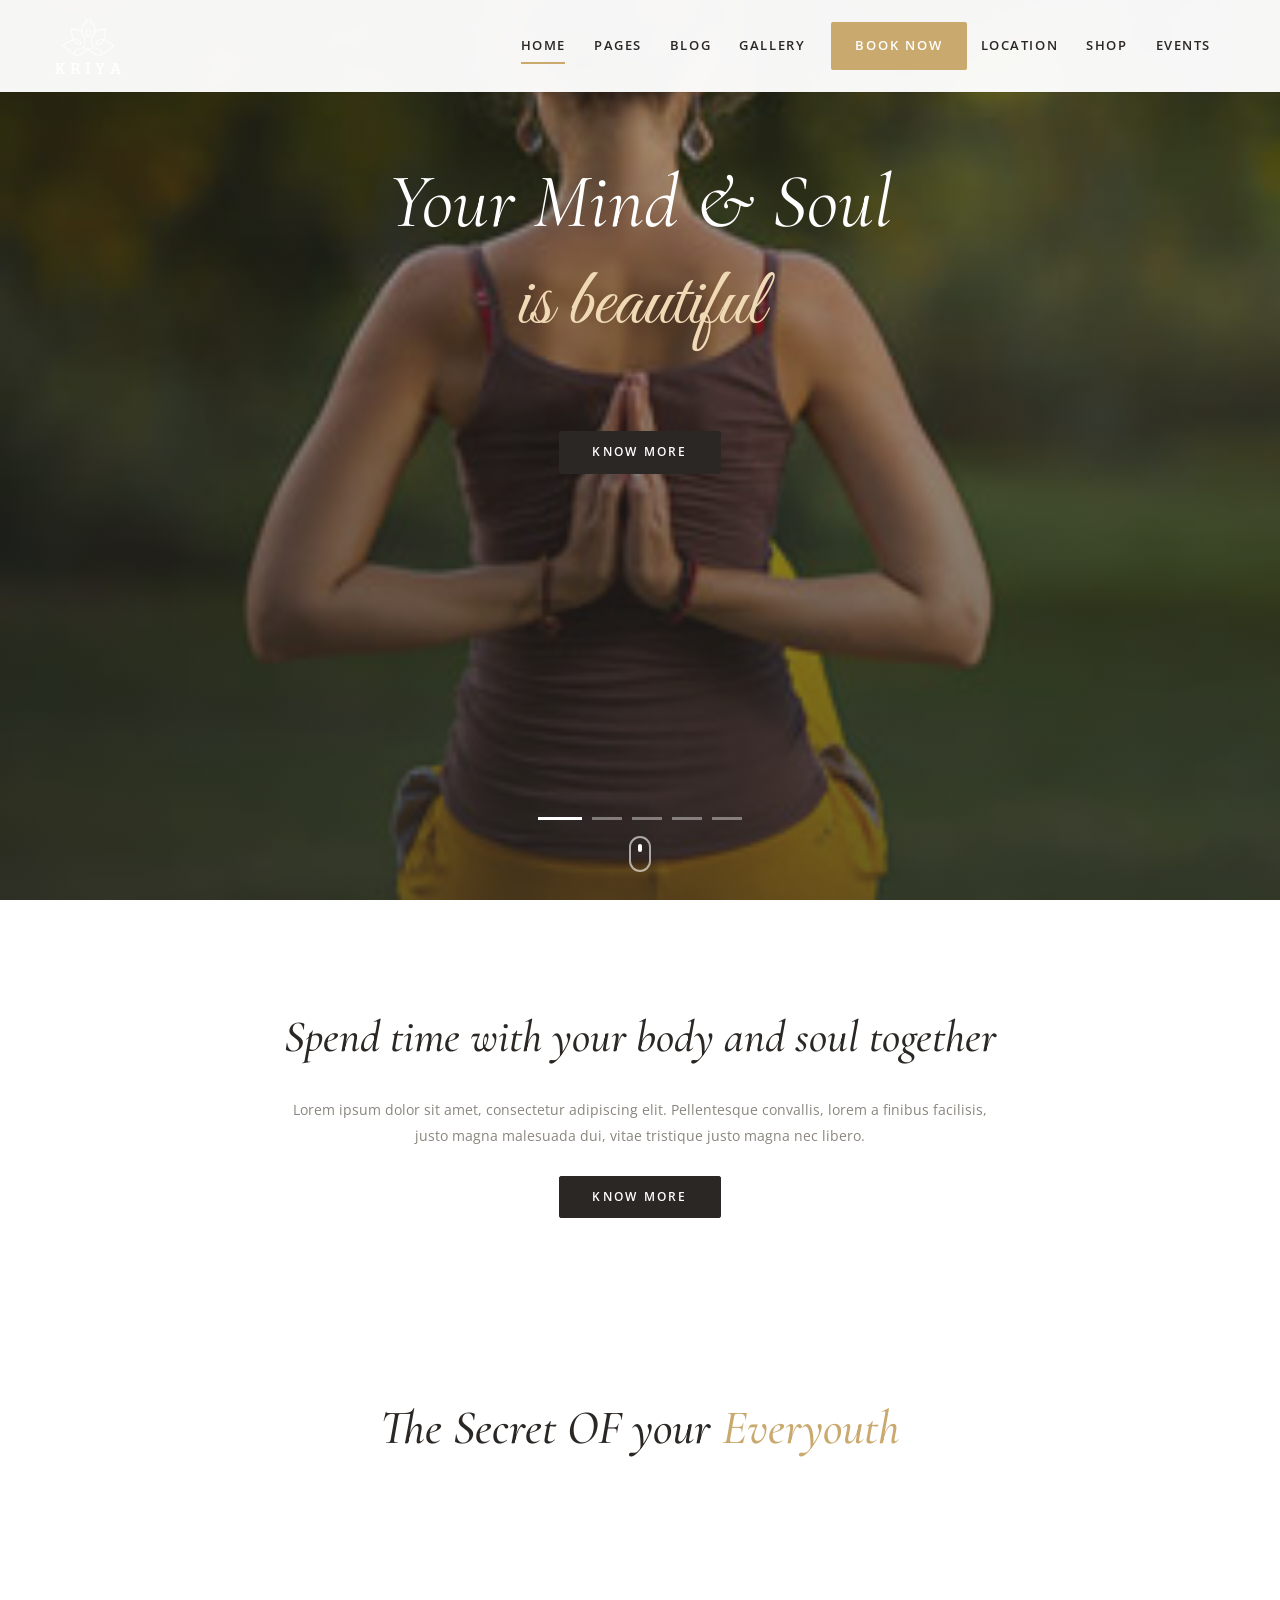
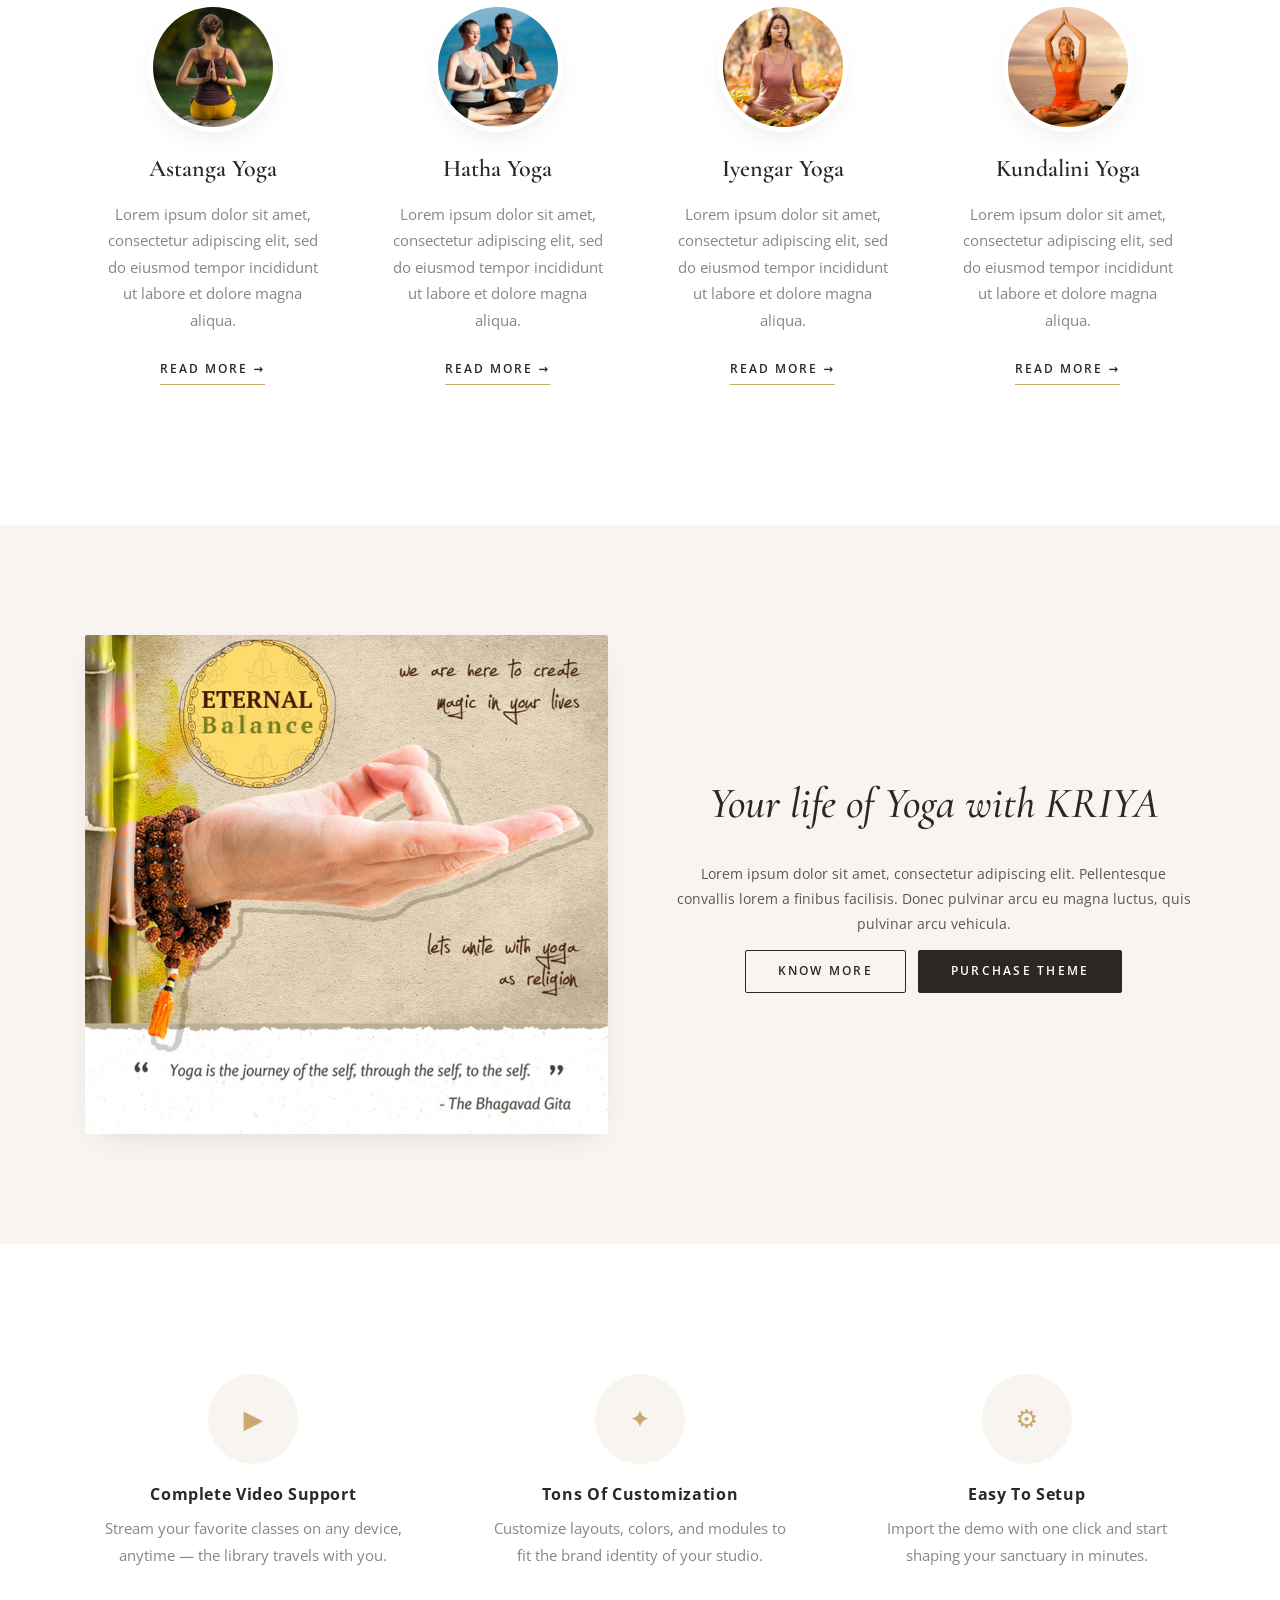
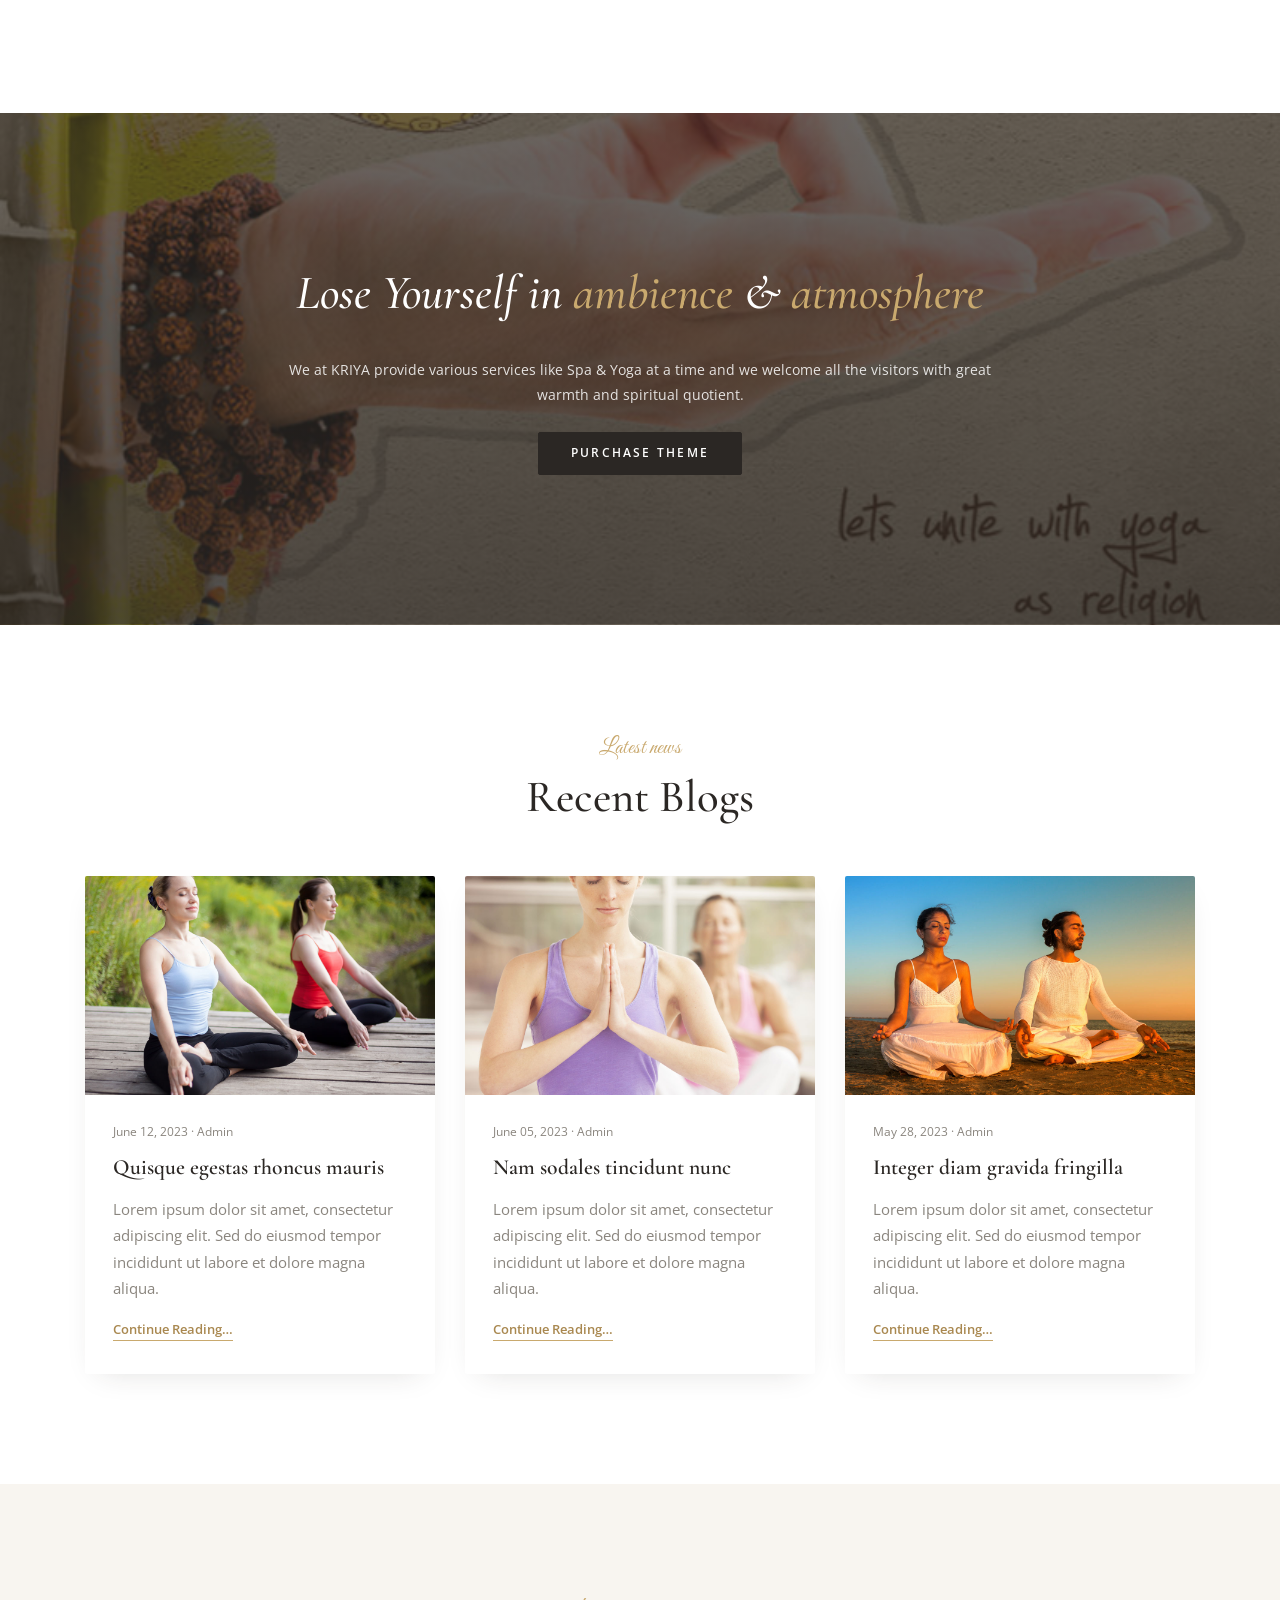
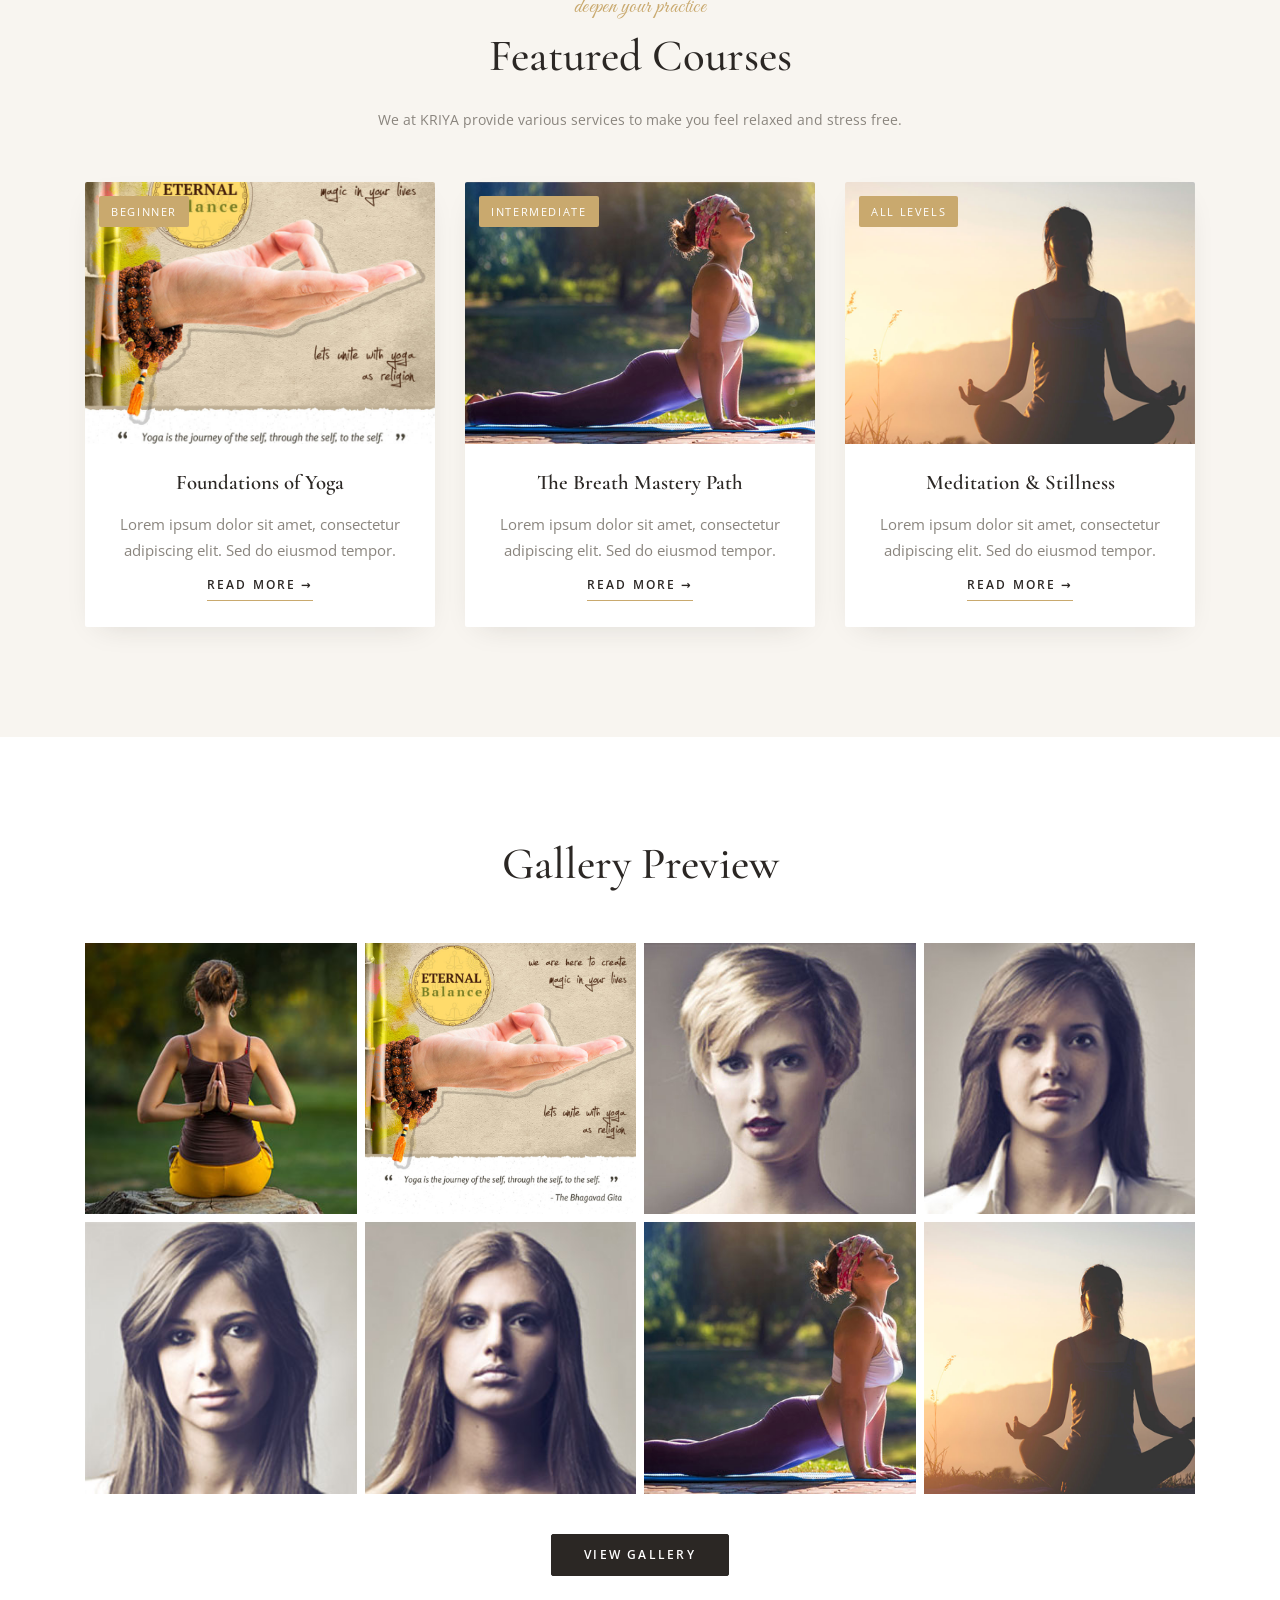
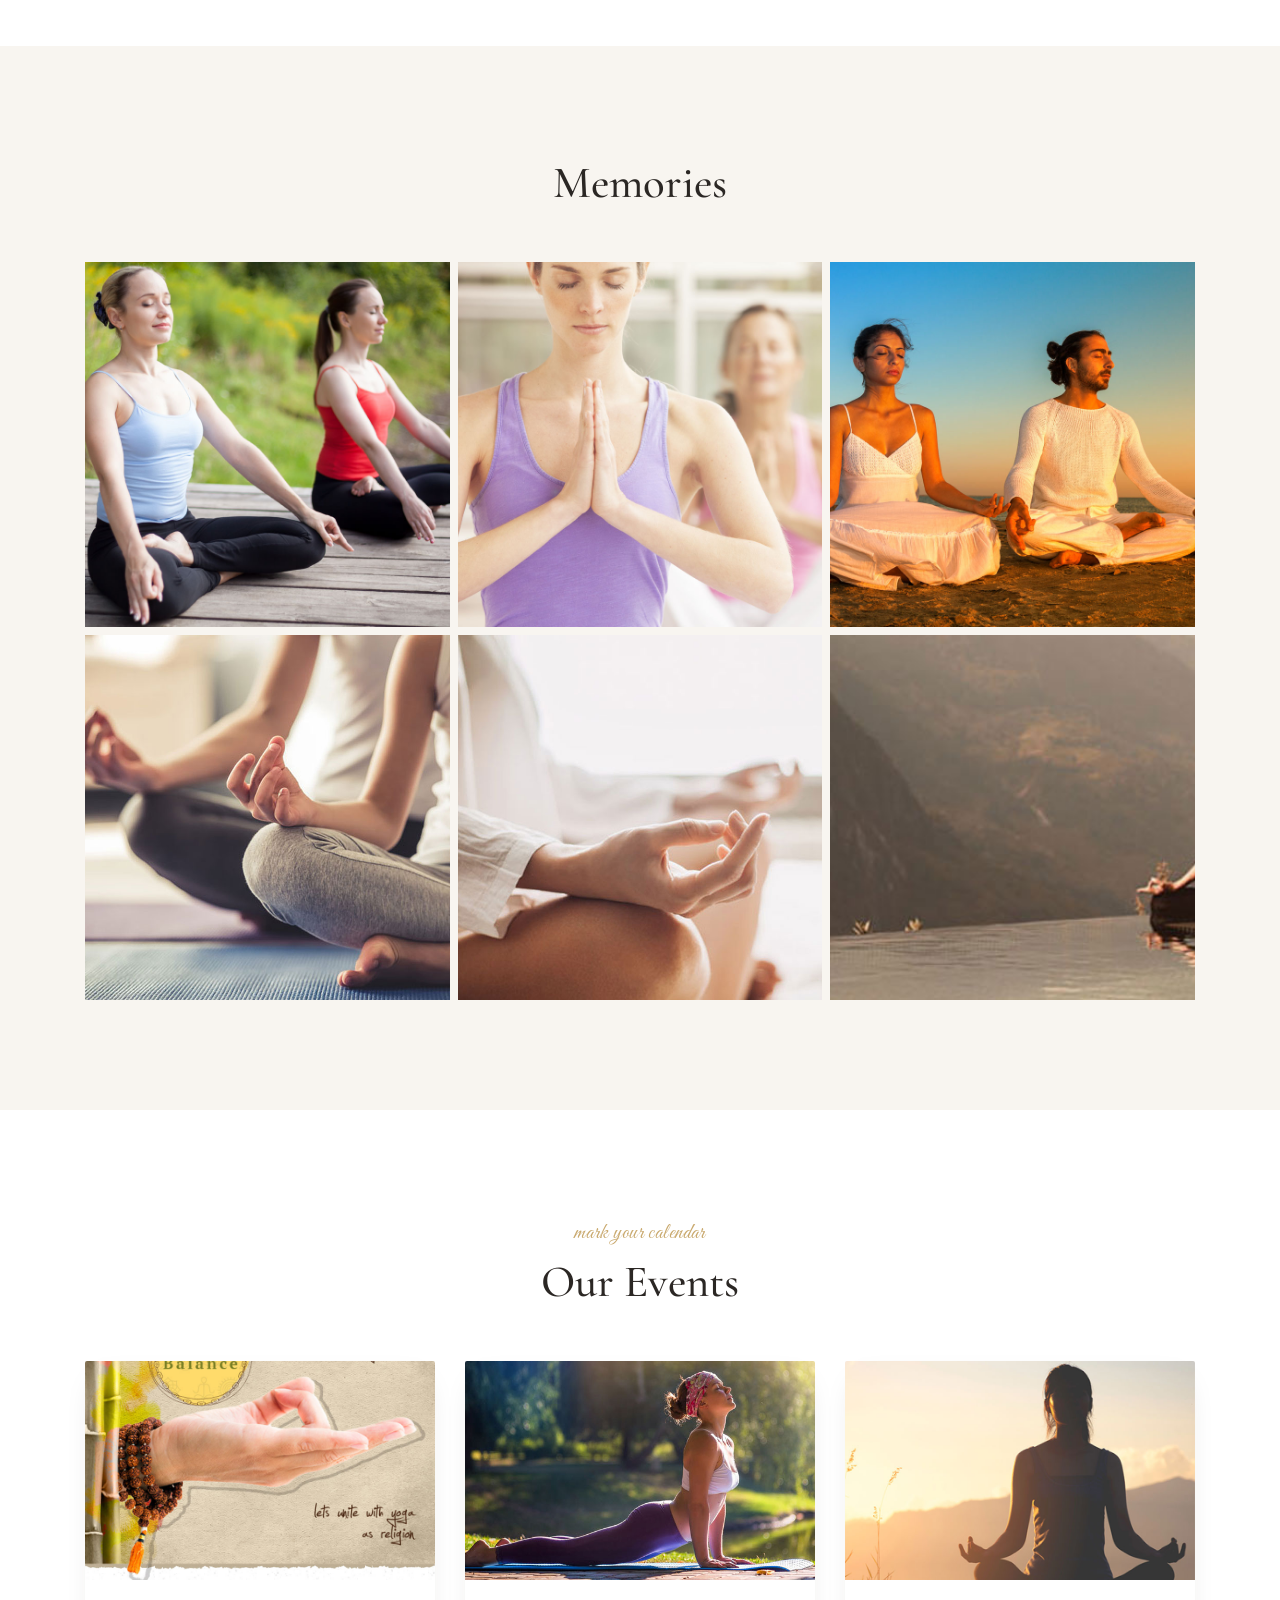
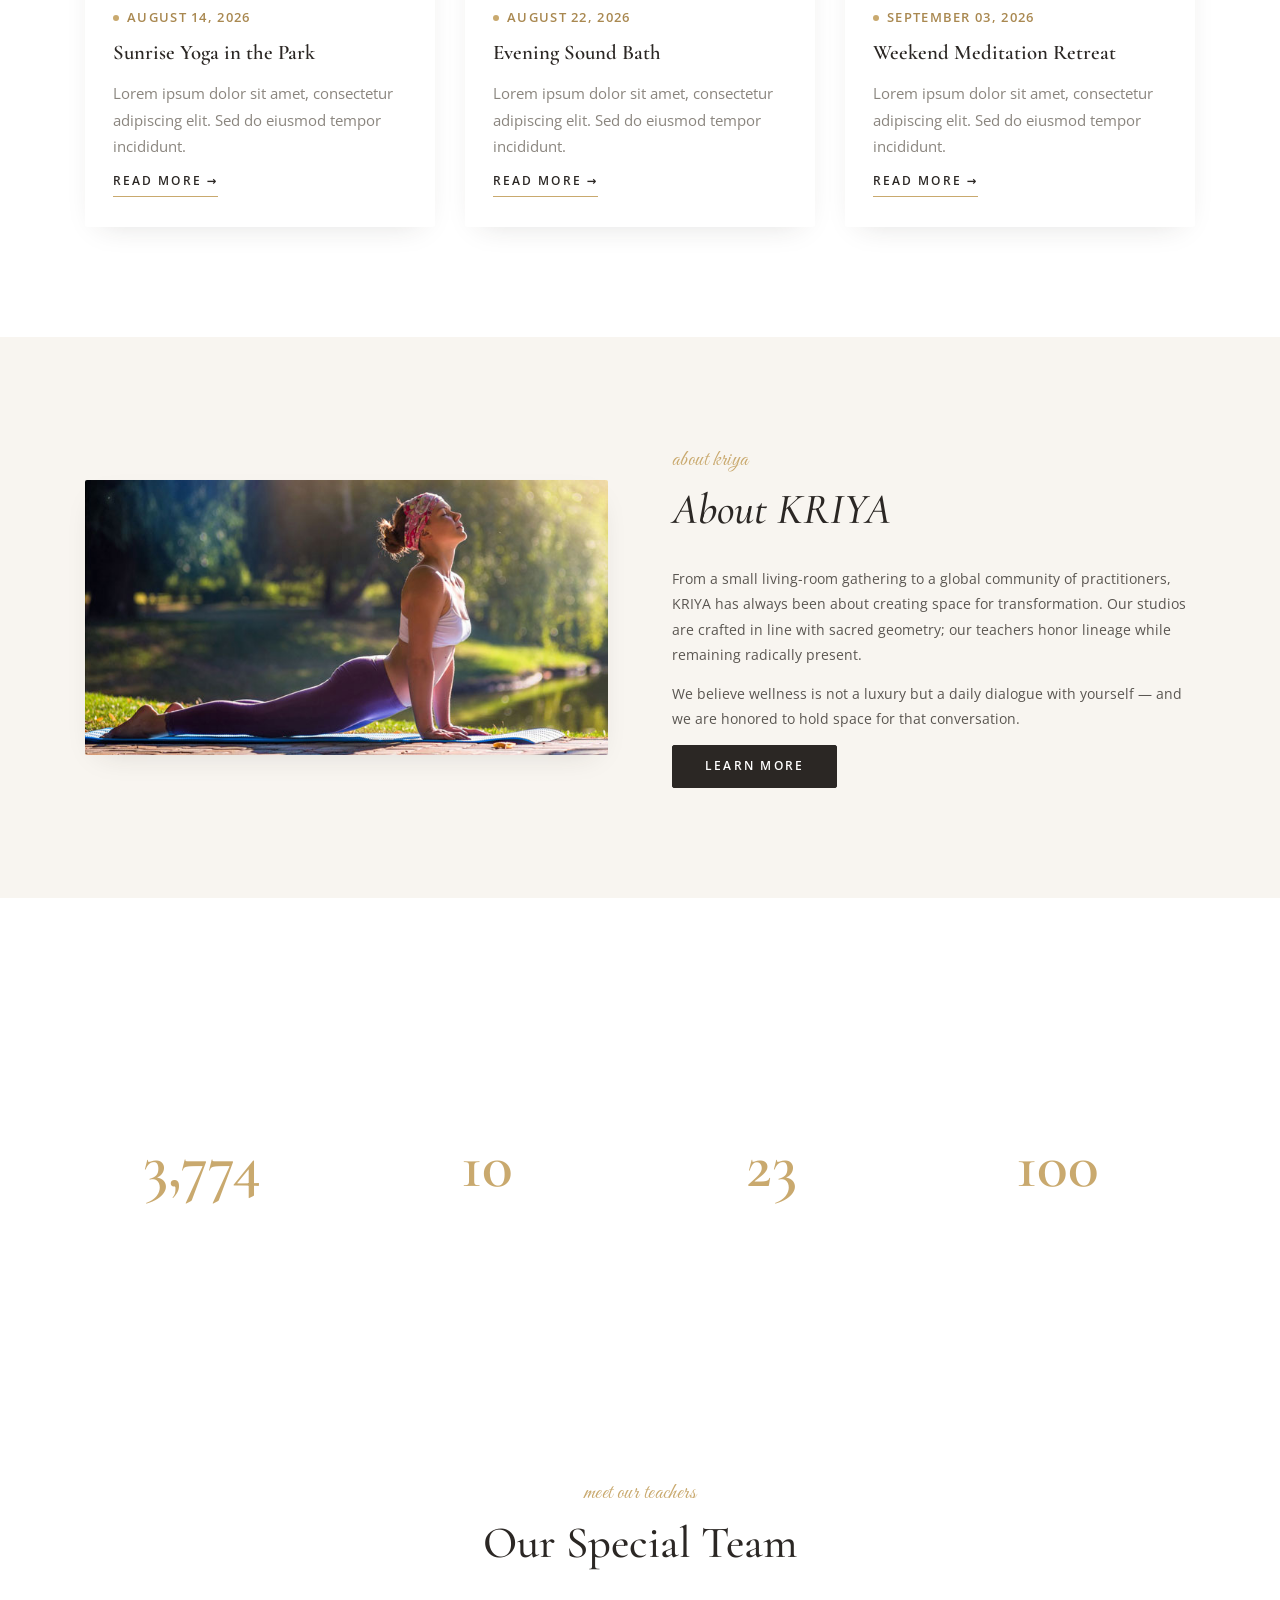
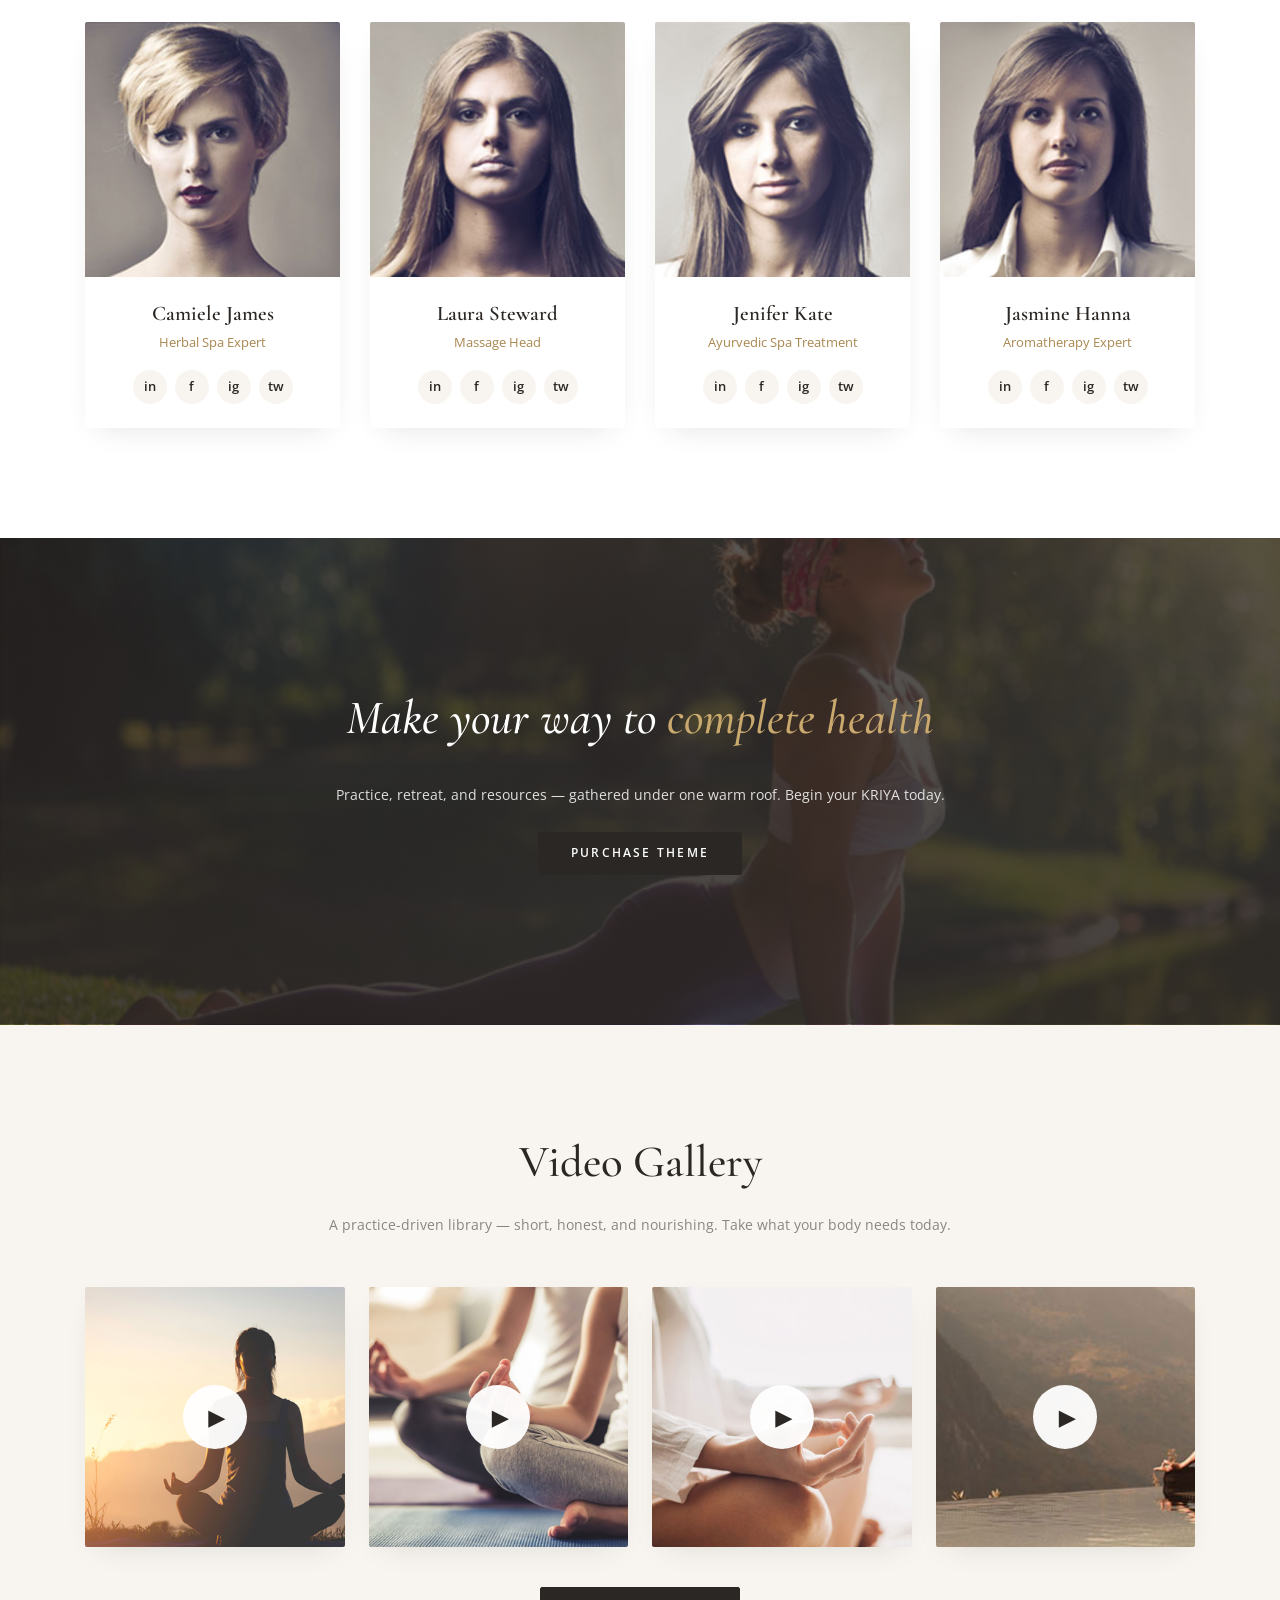
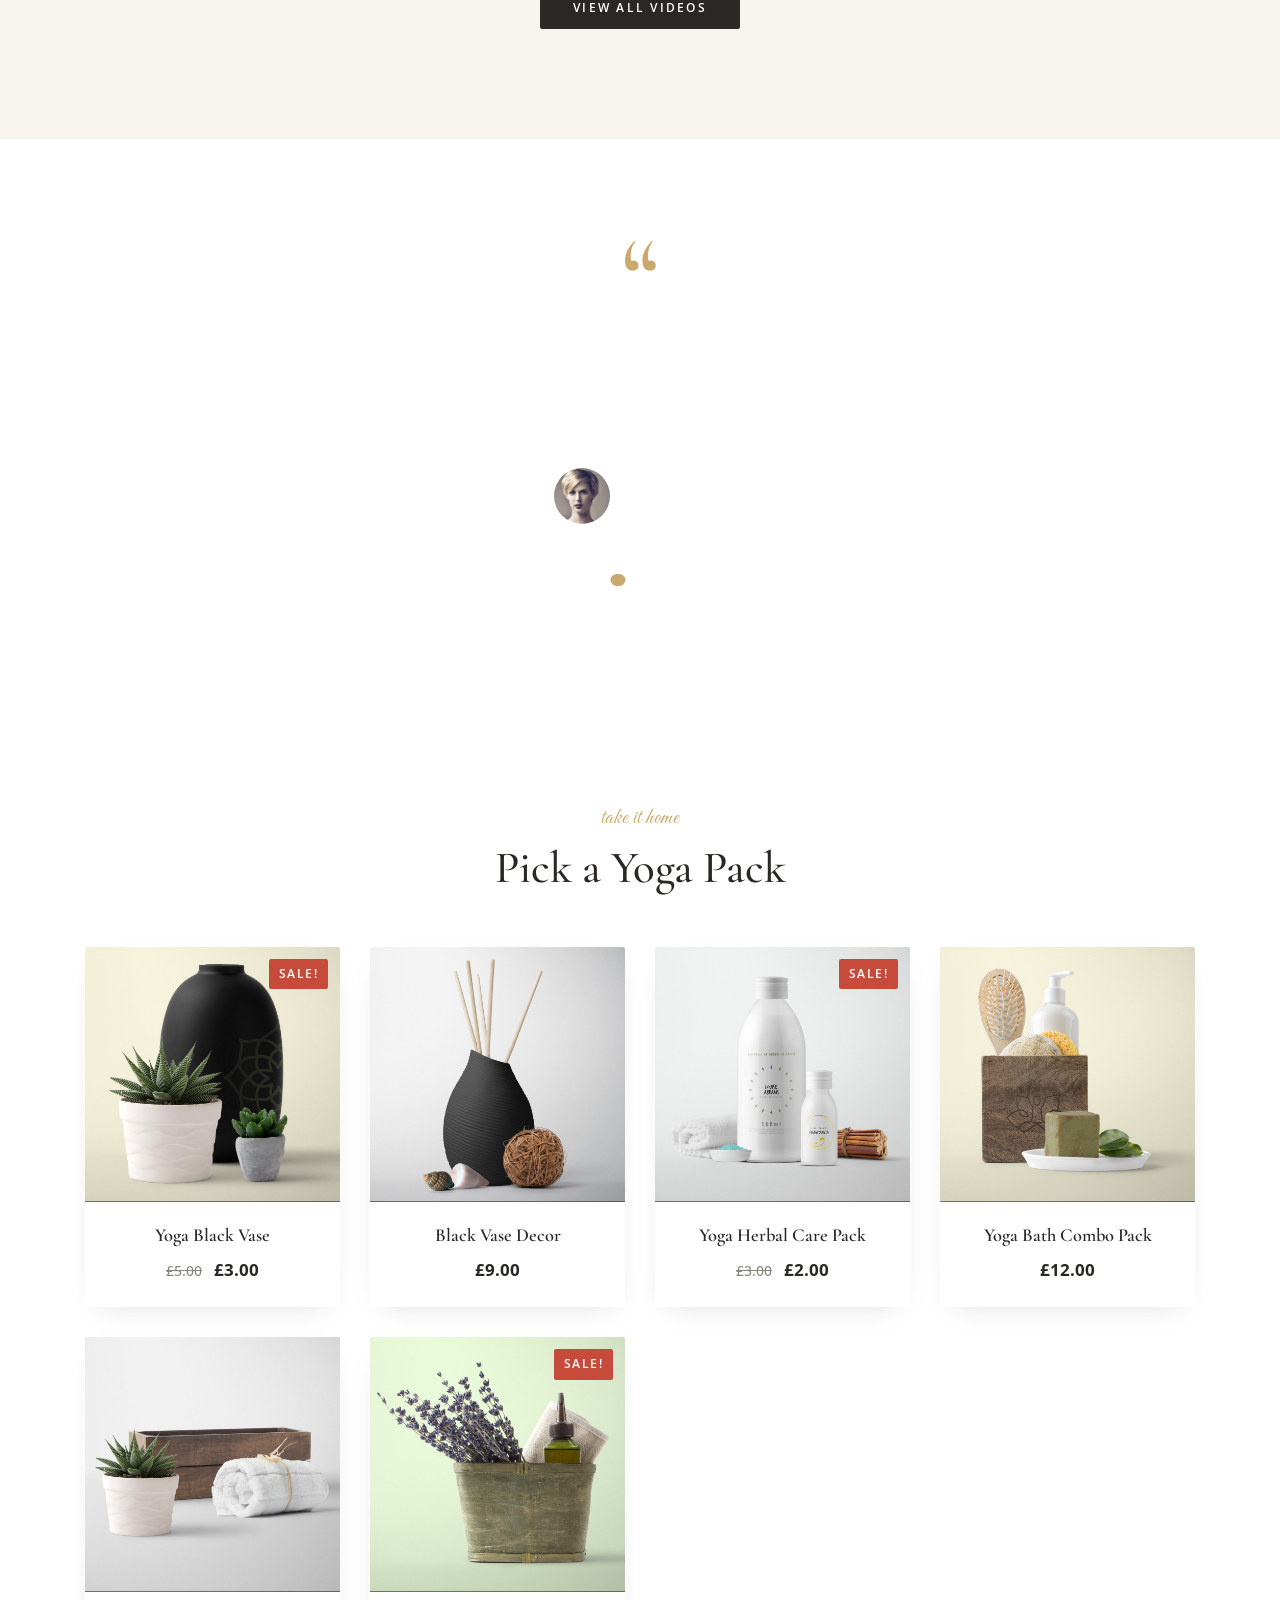
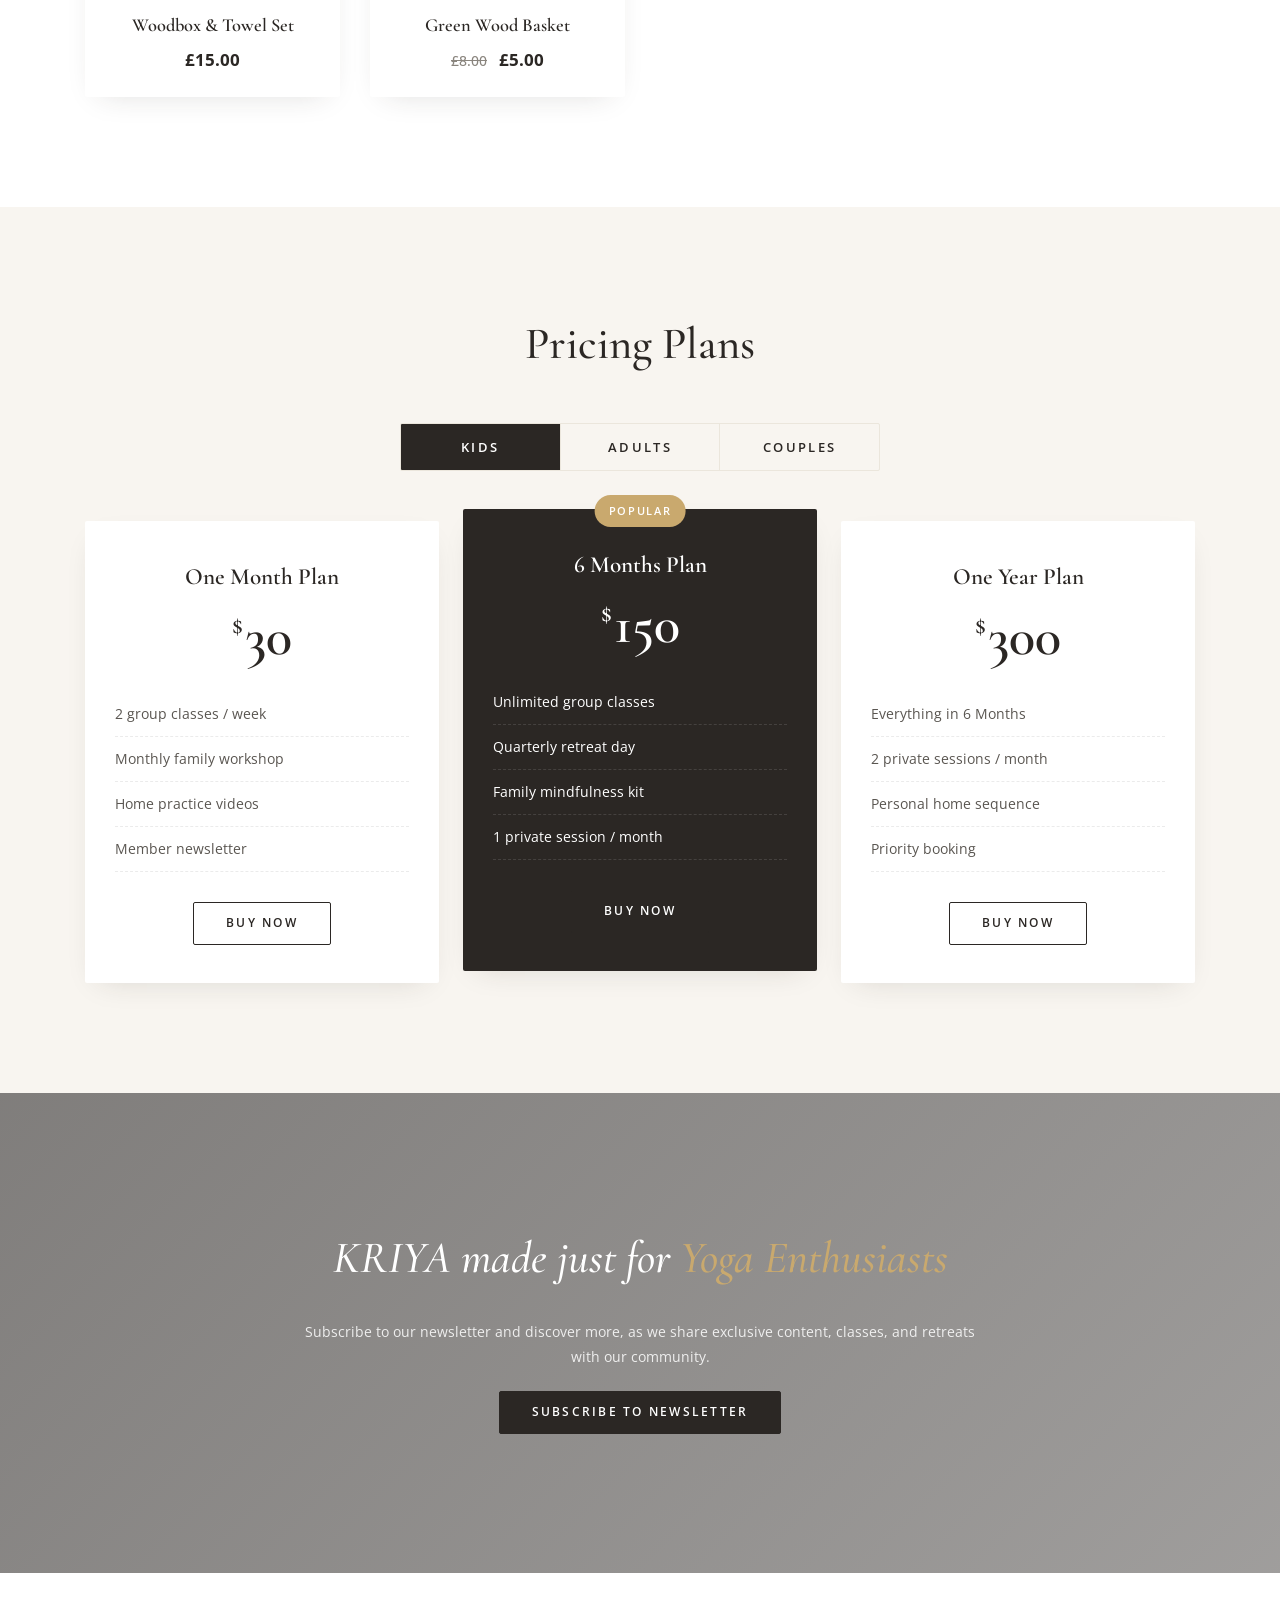
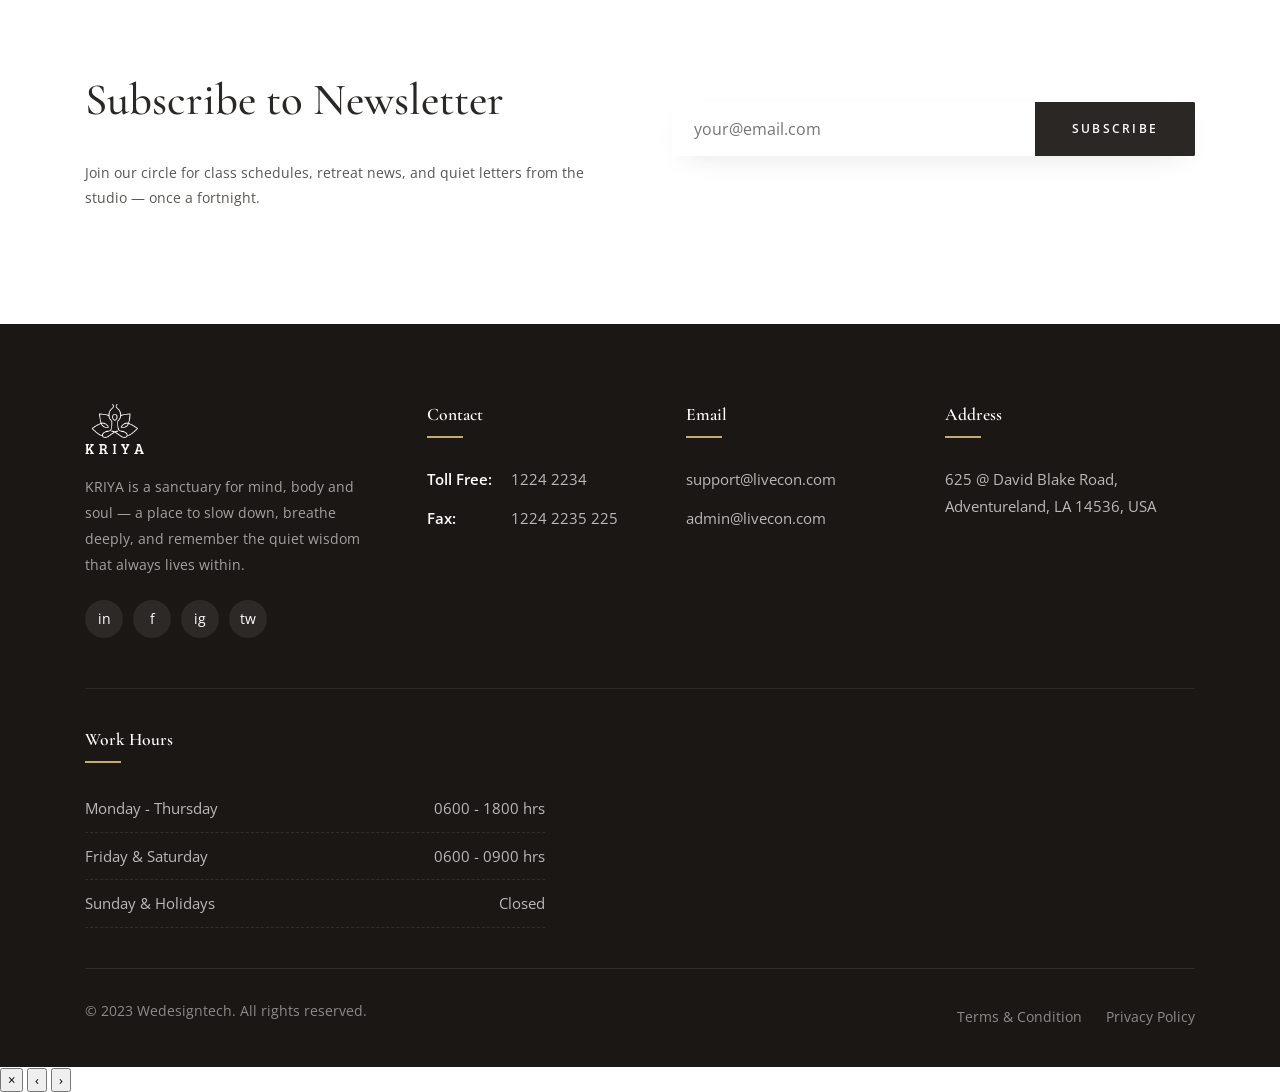
<file: nalif-yoga/index.html>
<!DOCTYPE html>
<html lang="en">
<head>
    <meta charset="UTF-8">
    <meta name="viewport" content="width=device-width, initial-scale=1.0">
    <title>Kriya Yoga Elementor Site – Your SUPER-powered WP Engine Site</title>
    <meta name="description" content="KRIYA Yoga Elementor Site — practice, courses, products and retreats for the modern yogi.">
    <link rel="preconnect" href="https://fonts.googleapis.com">
    <link rel="preconnect" href="https://fonts.gstatic.com" crossorigin>
    <link href="https://fonts.googleapis.com/css2?family=Cormorant+Garamond:ital,wght@0,400;0,500;0,600;0,700;1,400&family=Dancing+Script:wght@500;600;700&family=Great+Vibes&family=Open+Sans:wght@300;400;500;600;700;800&family=Playfair+Display:ital,wght@0,400;0,500;0,700;1,400&display=swap" rel="stylesheet">
    <link rel="stylesheet" href="css/style.css">
</head>
<body>

<!-- ============ 1. PRELOADER ============ -->
<div id="preloader" class="preloader"><img src="images/Kriya-Preloader.gif" alt="Loading..."></div>

<!-- ============ 2. HEADER / NAVIGATION ============ -->
<header class="site-header" id="siteHeader">
    <div class="header-inner container">
        <a href="#main" class="logo"><img src="images/logo.png" alt="KRIYA Yoga"></a>

        <button class="nav-toggle" id="navToggle" aria-label="Toggle menu" aria-expanded="false">
            <span></span><span></span><span></span>
        </button>

        <nav class="primary-nav" id="primaryNav">
            <ul class="nav-list">
                <li class="active"><a href="#main">Home</a></li>
                <li class="has-dropdown">
                    <a href="#">Pages</a>
                    <ul class="dropdown">
                        <li><a href="#">About Us</a></li>
                        <li class="has-submenu">
                            <a href="#">Services</a>
                            <ul class="sub-dropdown">
                                <li><a href="#">Listing</a></li>
                                <li><a href="#">Detail</a></li>
                            </ul>
                        </li>
                        <li><a href="#">Therapists</a></li>
                        <li><a href="#">Courses</a></li>
                        <li><a href="#">Poses</a></li>
                        <li><a href="#">404 – page</a></li>
                        <li><a href="#">Additional Home</a></li>
                    </ul>
                </li>
                <li class="has-mega">
                    <a href="#">Blog</a>
                    <div class="mega-menu">
                        <div class="mega-col"><h4>Blog I</h4><ul><li><a href="#">Column x3</a></li></ul></div>
                        <div class="mega-col"><h4>Blog II</h4><ul><li><a href="#">Column x3</a></li></ul></div>
                        <div class="mega-col"><h4>Blog III</h4><ul><li><a href="#">Column x3</a></li></ul></div>
                    </div>
                </li>
                <li class="has-dropdown">
                    <a href="#">Gallery</a>
                    <ul class="dropdown">
                        <li><a href="#">Gallery II Column</a></li>
                        <li><a href="#">Gallery III Column</a></li>
                        <li><a href="#">Gallery IV Column</a></li>
                    </ul>
                </li>
                <li><a href="#" class="btn-nav">Book Now</a></li>
                <li><a href="#">Location</a></li>
                <li class="has-dropdown">
                    <a href="#">Shop</a>
                    <ul class="dropdown">
                        <li><a href="#">Shop II Column</a></li>
                        <li><a href="#">Shop III Column</a></li>
                        <li class="has-submenu">
                            <a href="#">My Account</a>
                            <ul class="sub-dropdown">
                                <li><a href="#">Wishlist</a></li>
                                <li><a href="#">Cart</a></li>
                                <li><a href="#">Checkout</a></li>
                            </ul>
                        </li>
                    </ul>
                </li>
                <li><a href="#">Events</a></li>
            </ul>
        </nav>
    </div>
</header>

<main id="main">

    <!-- ============ 3. HERO SLIDER ============ -->
    <section class="hero-slider" id="hero">
        <div class="hero-overlay"></div>
        <div class="hero-slides">
            <div class="hero-slide active" style="background-image:url('images/icon-thumb1.jpg')">
                <div class="hero-content">
                    <h1 class="hero-title">Your Mind &amp; Soul <span class="script">is beautiful</span></h1>
                    <a href="#intro-cta" class="btn btn-primary">Know More</a>
                </div>
            </div>
            <div class="hero-slide" style="background-image:url('images/about-yoga.jpg')">
                <div class="hero-content">
                    <h1 class="hero-title">Witness the Ethereal Beauty <span class="script">with Kriya</span></h1>
                    <a href="#intro-cta" class="btn btn-primary">Know More</a>
                </div>
            </div>
            <div class="hero-slide" style="background-image:url('images/pose-wit-caption.jpg')">
                <div class="hero-content">
                    <h1 class="hero-title">Just <span class="script">beautiful</span></h1>
                    <a href="#intro-cta" class="btn btn-primary">Know More</a>
                </div>
            </div>
            <div class="hero-slide" style="background-image:url('images/user1.jpg')">
                <div class="hero-content">
                    <h1 class="hero-title"><span class="script">Eternal Love</span></h1>
                    <a href="#intro-cta" class="btn btn-primary">Know More</a>
                </div>
            </div>
            <div class="hero-slide" style="background-image:url('images/video-gall-01.jpg')">
                <div class="hero-content">
                    <h1 class="hero-title">Live towards <span class="script">Eternity</span></h1>
                    <a href="#intro-cta" class="btn btn-primary">Know More</a>
                </div>
            </div>
        </div>
        <div class="hero-dots" id="heroDots"></div>
        <a href="#intro-cta" class="hero-scroll" aria-label="Scroll down"><span></span></a>
    </section>

    <!-- ============ 4. INTRO CTA ============ -->
    <section class="intro-cta" id="intro-cta">
        <div class="container narrow text-center">
            <h2>Spend time with your body and soul together</h2>
            <p>Lorem ipsum dolor sit amet, consectetur adipiscing elit. Pellentesque convallis, lorem a finibus facilisis, justo magna malesuada dui, vitae tristique justo magna nec libero.</p>
            <a href="#about-kriya" class="btn btn-primary">Know More</a>
        </div>
    </section>

    <!-- ============ 5. SERVICES INTRO ============ -->
    <section class="services-intro">
        <div class="container text-center">
            <h2 class="display-heading">The Secret OF your <em class="accent">Everyouth</em></h2>
        </div>
    </section>

    <!-- ============ 6. YOGA STYLES GRID ============ -->
    <section class="yoga-styles">
        <div class="container">
            <div class="styles-grid">
                <article class="style-card">
                    <div class="style-icon"><img src="images/icon-thumb1.jpg" alt="Astanga Yoga"></div>
                    <h3>Astanga Yoga</h3>
                    <p>Lorem ipsum dolor sit amet, consectetur adipiscing elit, sed do eiusmod tempor incididunt ut labore et dolore magna aliqua.</p>
                    <a href="#" class="read-more">read more <span>→</span></a>
                </article>
                <article class="style-card">
                    <div class="style-icon"><img src="images/icon-thumb2.jpg" alt="Hatha Yoga"></div>
                    <h3>Hatha Yoga</h3>
                    <p>Lorem ipsum dolor sit amet, consectetur adipiscing elit, sed do eiusmod tempor incididunt ut labore et dolore magna aliqua.</p>
                    <a href="#" class="read-more">read more <span>→</span></a>
                </article>
                <article class="style-card">
                    <div class="style-icon"><img src="images/icon-thumb3.jpg" alt="Iyengar Yoga"></div>
                    <h3>Iyengar Yoga</h3>
                    <p>Lorem ipsum dolor sit amet, consectetur adipiscing elit, sed do eiusmod tempor incididunt ut labore et dolore magna aliqua.</p>
                    <a href="#" class="read-more">read more <span>→</span></a>
                </article>
                <article class="style-card">
                    <div class="style-icon"><img src="images/icon-thumb4.jpg" alt="Kundalini Yoga"></div>
                    <h3>Kundalini Yoga</h3>
                    <p>Lorem ipsum dolor sit amet, consectetur adipiscing elit, sed do eiusmod tempor incididunt ut labore et dolore magna aliqua.</p>
                    <a href="#" class="read-more">read more <span>→</span></a>
                </article>
            </div>
        </div>
    </section>

    <!-- ============ 7. ABOUT KRIYA ============ -->
    <section class="about-kriya" id="about-kriya">
        <div class="container two-col">
            <div class="about-image"><img src="images/about-yoga.jpg" alt="About Kriya Yoga"></div>
            <div class="about-text text-center">
                <h2>Your life of Yoga with KRIYA</h2>
                <p>Lorem ipsum dolor sit amet, consectetur adipiscing elit. Pellentesque convallis lorem a finibus facilisis. Donec pulvinar arcu eu magna luctus, quis pulvinar arcu vehicula.</p>
                <div class="btn-row">
                    <a href="#" class="btn btn-outline">Know More</a>
                    <a href="#" class="btn btn-primary">Purchase Theme</a>
                </div>
            </div>
        </div>
    </section>

    <!-- ============ 8. WHY KRIYA? ============ -->
    <section class="why-kriya">
        <div class="container">
            <div class="features-grid">
                <div class="feature">
                    <div class="feature-icon"><span>▶</span></div>
                    <h3>complete video support</h3>
                    <p>Stream your favorite classes on any device, anytime — the library travels with you.</p>
                </div>
                <div class="feature">
                    <div class="feature-icon"><span>✦</span></div>
                    <h3>tons of customization</h3>
                    <p>Customize layouts, colors, and modules to fit the brand identity of your studio.</p>
                </div>
                <div class="feature">
                    <div class="feature-icon"><span>⚙</span></div>
                    <h3>easy to setup</h3>
                    <p>Import the demo with one click and start shaping your sanctuary in minutes.</p>
                </div>
            </div>
        </div>
    </section>

    <!-- ============ 9. CREATIVE THEME PROMO ============ -->
    <section class="cta-banner promo-1">
        <div class="banner-overlay"></div>
        <div class="container text-center banner-inner">
            <h2 class="display-heading">Lose Yourself in <em class="accent">ambience</em> &amp; <em class="accent">atmosphere</em></h2>
            <p>We at KRIYA provide various services like Spa &amp; Yoga at a time and we welcome all the visitors with great warmth and spiritual quotient.</p>
            <a href="#" class="btn btn-primary">Purchase Theme</a>
        </div>
    </section>

    <!-- ============ 10. RECENT BLOGS ============ -->
    <section class="recent-blogs">
        <div class="container">
            <div class="section-head text-center">
                <span class="eyebrow">Latest news</span>
                <h2>Recent Blogs</h2>
            </div>
            <div class="blogs-grid">
                <article class="blog-card">
                    <a href="#" class="blog-image"><img src="images/blog9.jpg" alt=""></a>
                    <div class="blog-body">
                        <span class="blog-meta">June 12, 2023 · Admin</span>
                        <h3><a href="#">Quisque egestas rhoncus mauris</a></h3>
                        <p>Lorem ipsum dolor sit amet, consectetur adipiscing elit. Sed do eiusmod tempor incididunt ut labore et dolore magna aliqua.</p>
                        <a href="#" class="blog-link">Continue Reading…</a>
                    </div>
                </article>
                <article class="blog-card">
                    <a href="#" class="blog-image"><img src="images/course11.jpg" alt=""></a>
                    <div class="blog-body">
                        <span class="blog-meta">June 05, 2023 · Admin</span>
                        <h3><a href="#">Nam sodales tincidunt nunc</a></h3>
                        <p>Lorem ipsum dolor sit amet, consectetur adipiscing elit. Sed do eiusmod tempor incididunt ut labore et dolore magna aliqua.</p>
                        <a href="#" class="blog-link">Continue Reading…</a>
                    </div>
                </article>
                <article class="blog-card">
                    <a href="#" class="blog-image"><img src="images/blog2.jpg" alt=""></a>
                    <div class="blog-body">
                        <span class="blog-meta">May 28, 2023 · Admin</span>
                        <h3><a href="#">Integer diam gravida fringilla</a></h3>
                        <p>Lorem ipsum dolor sit amet, consectetur adipiscing elit. Sed do eiusmod tempor incididunt ut labore et dolore magna aliqua.</p>
                        <a href="#" class="blog-link">Continue Reading…</a>
                    </div>
                </article>
            </div>
        </div>
    </section>

    <!-- ============ 11. FEATURED COURSES ============ -->
    <section class="featured-courses">
        <div class="container">
            <div class="section-head text-center">
                <span class="eyebrow">deepen your practice</span>
                <h2>Featured Courses</h2>
                <p class="section-lead">We at KRIYA provide various services to make you feel relaxed and stress free.</p>
            </div>
            <div class="courses-grid">
                <article class="course-card">
                    <div class="course-thumb" style="background-image:url('images/about-yoga.jpg')">
                        <span class="course-tag">Beginner</span>
                        <a href="#" class="course-link-overlay"><span>+</span></a>
                    </div>
                    <div class="course-body">
                        <h3><a href="#">Foundations of Yoga</a></h3>
                        <p>Lorem ipsum dolor sit amet, consectetur adipiscing elit. Sed do eiusmod tempor.</p>
                        <a href="#" class="read-more">read more <span>→</span></a>
                    </div>
                </article>
                <article class="course-card">
                    <div class="course-thumb" style="background-image:url('images/pose-wit-caption.jpg')">
                        <span class="course-tag">Intermediate</span>
                        <a href="#" class="course-link-overlay"><span>+</span></a>
                    </div>
                    <div class="course-body">
                        <h3><a href="#">The Breath Mastery Path</a></h3>
                        <p>Lorem ipsum dolor sit amet, consectetur adipiscing elit. Sed do eiusmod tempor.</p>
                        <a href="#" class="read-more">read more <span>→</span></a>
                    </div>
                </article>
                <article class="course-card">
                    <div class="course-thumb" style="background-image:url('images/video-gall-01.jpg')">
                        <span class="course-tag">All Levels</span>
                        <a href="#" class="course-link-overlay"><span>+</span></a>
                    </div>
                    <div class="course-body">
                        <h3><a href="#">Meditation &amp; Stillness</a></h3>
                        <p>Lorem ipsum dolor sit amet, consectetur adipiscing elit. Sed do eiusmod tempor.</p>
                        <a href="#" class="read-more">read more <span>→</span></a>
                    </div>
                </article>
            </div>
        </div>
    </section>

    <!-- ============ 12. GALLERY PREVIEW ============ -->
    <section class="gallery-preview">
        <div class="container-fluid">
            <div class="section-head text-center container">
                <h2>Gallery Preview</h2>
            </div>
            <div class="container">
                <div class="gallery-grid gallery-4">
                    <a href="#" class="gallery-item"><img src="images/icon-thumb1.jpg" alt=""><span class="zoom">+</span></a>
                    <a href="#" class="gallery-item"><img src="images/about-yoga.jpg" alt=""><span class="zoom">+</span></a>
                    <a href="#" class="gallery-item"><img src="images/user1.jpg" alt=""><span class="zoom">+</span></a>
                    <a href="#" class="gallery-item"><img src="images/user2.jpg" alt=""><span class="zoom">+</span></a>
                    <a href="#" class="gallery-item"><img src="images/user3.jpg" alt=""><span class="zoom">+</span></a>
                    <a href="#" class="gallery-item"><img src="images/user4.jpg" alt=""><span class="zoom">+</span></a>
                    <a href="#" class="gallery-item"><img src="images/pose-wit-caption.jpg" alt=""><span class="zoom">+</span></a>
                    <a href="#" class="gallery-item"><img src="images/video-gall-01.jpg" alt=""><span class="zoom">+</span></a>
                </div>
            </div>
            <div class="text-center mt-3"><a href="#" class="btn btn-primary">View Gallery</a></div>
        </div>
    </section>

    <!-- ============ 13. MEMORIES ============ -->
    <section class="memories">
        <div class="container">
            <div class="section-head text-center">
                <h2>Memories</h2>
            </div>
            <div class="gallery-grid gallery-3">
                <a href="#" class="gallery-item"><img src="images/blog9.jpg" alt=""><span class="zoom">+</span></a>
                <a href="#" class="gallery-item"><img src="images/course11.jpg" alt=""><span class="zoom">+</span></a>
                <a href="#" class="gallery-item"><img src="images/blog2.jpg" alt=""><span class="zoom">+</span></a>
                <a href="#" class="gallery-item"><img src="images/video-gall-02.jpg" alt=""><span class="zoom">+</span></a>
                <a href="#" class="gallery-item"><img src="images/video-gall-03.jpg" alt=""><span class="zoom">+</span></a>
                <a href="#" class="gallery-item"><img src="images/video-gall-04.jpg" alt=""><span class="zoom">+</span></a>
            </div>
        </div>
    </section>

    <!-- ============ 14. OUR EVENTS ============ -->
    <section class="our-events">
        <div class="container">
            <div class="section-head text-center">
                <span class="eyebrow">mark your calendar</span>
                <h2>Our Events</h2>
            </div>
            <div class="events-grid">
                <article class="event-card">
                    <div class="event-image"><img src="images/about-yoga.jpg" alt=""></div>
                    <div class="event-body">
                        <div class="event-date-row"><span class="dot"></span> August 14, 2026</div>
                        <h3>Sunrise Yoga in the Park</h3>
                        <p>Lorem ipsum dolor sit amet, consectetur adipiscing elit. Sed do eiusmod tempor incididunt.</p>
                        <a href="#" class="read-more">read more <span>→</span></a>
                    </div>
                </article>
                <article class="event-card">
                    <div class="event-image"><img src="images/pose-wit-caption.jpg" alt=""></div>
                    <div class="event-body">
                        <div class="event-date-row"><span class="dot"></span> August 22, 2026</div>
                        <h3>Evening Sound Bath</h3>
                        <p>Lorem ipsum dolor sit amet, consectetur adipiscing elit. Sed do eiusmod tempor incididunt.</p>
                        <a href="#" class="read-more">read more <span>→</span></a>
                    </div>
                </article>
                <article class="event-card">
                    <div class="event-image"><img src="images/video-gall-01.jpg" alt=""></div>
                    <div class="event-body">
                        <div class="event-date-row"><span class="dot"></span> September 03, 2026</div>
                        <h3>Weekend Meditation Retreat</h3>
                        <p>Lorem ipsum dolor sit amet, consectetur adipiscing elit. Sed do eiusmod tempor incididunt.</p>
                        <a href="#" class="read-more">read more <span>→</span></a>
                    </div>
                </article>
            </div>
        </div>
    </section>

    <!-- ============ 15. ABOUT KRIYA BLOCK ============ -->
    <section class="about-kriya-block">
        <div class="container two-col">
            <div class="about-image"><img src="images/pose-wit-caption.jpg" alt="The KRIYA story"></div>
            <div class="about-text">
                <span class="eyebrow">about kriya</span>
                <h2>About KRIYA</h2>
                <p>From a small living-room gathering to a global community of practitioners, KRIYA has always been about creating space for transformation. Our studios are crafted in line with sacred geometry; our teachers honor lineage while remaining radically present.</p>
                <p>We believe wellness is not a luxury but a daily dialogue with yourself — and we are honored to hold space for that conversation.</p>
                <a href="#" class="btn btn-primary">Learn More</a>
            </div>
        </div>
    </section>

    <!-- ============ 16. STATUS IN NUMBERS ============ -->
    <section class="status-numbers" id="statusNumbers">
        <div class="container">
            <div class="section-head text-center">
                <h2 class="light">Status in Numbers</h2>
            </div>
            <div class="stats-grid">
                <div class="stat">
                    <div class="stat-value" data-target="4500">0</div>
                    <div class="stat-suffix">+</div>
                    <div class="stat-label">Total Users</div>
                </div>
                <div class="stat">
                    <div class="stat-value" data-target="12">0</div>
                    <div class="stat-suffix">+</div>
                    <div class="stat-label">Years of Experience</div>
                </div>
                <div class="stat">
                    <div class="stat-value" data-target="28">0</div>
                    <div class="stat-suffix">+</div>
                    <div class="stat-label">Branches</div>
                </div>
                <div class="stat">
                    <div class="stat-value" data-target="120">0</div>
                    <div class="stat-suffix">+</div>
                    <div class="stat-label">In-house Staffs</div>
                </div>
            </div>
        </div>
    </section>

    <!-- ============ 17. OUR SPECIAL TEAM ============ -->
    <section class="team">
        <div class="container">
            <div class="section-head text-center">
                <span class="eyebrow">meet our teachers</span>
                <h2>Our Special Team</h2>
            </div>
            <div class="team-grid">
                <article class="team-card">
                    <div class="team-image"><img src="images/user1.jpg" alt="Camiele James"></div>
                    <div class="team-body">
                        <h3>Camiele James</h3>
                        <span class="team-role">Herbal Spa Expert</span>
                        <div class="team-social">
                            <a href="#" aria-label="LinkedIn">in</a>
                            <a href="#" aria-label="Facebook">f</a>
                            <a href="#" aria-label="Instagram">ig</a>
                            <a href="#" aria-label="Twitter">tw</a>
                        </div>
                    </div>
                </article>
                <article class="team-card">
                    <div class="team-image"><img src="images/user4.jpg" alt="Laura Steward"></div>
                    <div class="team-body">
                        <h3>Laura Steward</h3>
                        <span class="team-role">Massage Head</span>
                        <div class="team-social">
                            <a href="#" aria-label="LinkedIn">in</a>
                            <a href="#" aria-label="Facebook">f</a>
                            <a href="#" aria-label="Instagram">ig</a>
                            <a href="#" aria-label="Twitter">tw</a>
                        </div>
                    </div>
                </article>
                <article class="team-card">
                    <div class="team-image"><img src="images/user3.jpg" alt="Jenifer Kate"></div>
                    <div class="team-body">
                        <h3>Jenifer Kate</h3>
                        <span class="team-role">Ayurvedic Spa Treatment</span>
                        <div class="team-social">
                            <a href="#" aria-label="LinkedIn">in</a>
                            <a href="#" aria-label="Facebook">f</a>
                            <a href="#" aria-label="Instagram">ig</a>
                            <a href="#" aria-label="Twitter">tw</a>
                        </div>
                    </div>
                </article>
                <article class="team-card">
                    <div class="team-image"><img src="images/user2.jpg" alt="Jasmine Hanna"></div>
                    <div class="team-body">
                        <h3>Jasmine Hanna</h3>
                        <span class="team-role">Aromatherapy Expert</span>
                        <div class="team-social">
                            <a href="#" aria-label="LinkedIn">in</a>
                            <a href="#" aria-label="Facebook">f</a>
                            <a href="#" aria-label="Instagram">ig</a>
                            <a href="#" aria-label="Twitter">tw</a>
                        </div>
                    </div>
                </article>
            </div>
        </div>
    </section>

    <!-- ============ 18. CREATIVE THEME CTA (REPEAT) ============ -->
    <section class="cta-banner promo-2">
        <div class="banner-overlay"></div>
        <div class="container text-center banner-inner">
            <h2 class="display-heading">Make your way to <em class="accent">complete health</em></h2>
            <p>Practice, retreat, and resources — gathered under one warm roof. Begin your KRIYA today.</p>
            <a href="#" class="btn btn-primary">Purchase Theme</a>
        </div>
    </section>

    <!-- ============ 19. VIDEO GALLERY ============ -->
    <section class="video-gallery">
        <div class="container">
            <div class="section-head text-center">
                <h2>Video Gallery</h2>
                <p class="section-lead">A practice-driven library — short, honest, and nourishing. Take what your body needs today.</p>
            </div>
            <div class="videos-grid">
                <a href="#" class="video-card">
                    <img src="images/video-gall-01.jpg" alt="">
                    <span class="play-icon">▶</span>
                </a>
                <a href="#" class="video-card">
                    <img src="images/video-gall-02.jpg" alt="">
                    <span class="play-icon">▶</span>
                </a>
                <a href="#" class="video-card">
                    <img src="images/video-gall-03.jpg" alt="">
                    <span class="play-icon">▶</span>
                </a>
                <a href="#" class="video-card">
                    <img src="images/video-gall-04.jpg" alt="">
                    <span class="play-icon">▶</span>
                </a>
            </div>
            <div class="text-center mt-3"><a href="#" class="btn btn-primary">View All Videos</a></div>
        </div>
    </section>

    <!-- ============ 20. TESTIMONIALS ============ -->
    <section class="testimonials" id="testimonials">
        <div class="container narrow text-center">
            <div class="quote-mark">“</div>
            <div class="testimonial-slider" id="testimonialSlider">
                <div class="testimonial-slide active">
                    <p>Yoga is the practice of quieting the mind. It is through the rhythms of breath and the wisdom of ancient posture that we rediscover the quiet that always lived within. KRIYA honors that journey with such grace.</p>
                    <div class="testimonial-author">
                        <span class="author-avatar"><img src="images/user1.jpg" alt=""></span>
                        <h4>Judie Dench <small>Spa Therapist</small></h4>
                    </div>
                </div>
                <div class="testimonial-slide">
                    <p>I came to the mat looking for fitness and found a friendship with my own breath. The teachers at KRIYA are guides, not gurus — present, generous, and quietly transformational.</p>
                    <div class="testimonial-author">
                        <span class="author-avatar"><img src="images/user2.jpg" alt=""></span>
                        <h4>Aanya M. <small>Practitioner</small></h4>
                    </div>
                </div>
                <div class="testimonial-slide">
                    <p>KRIYA's studio feels like stepping into a deep exhale. The space, the music, the teachers — everything is composed with care. It is the rarest kind of sanctuary.</p>
                    <div class="testimonial-author">
                        <span class="author-avatar"><img src="images/user3.jpg" alt=""></span>
                        <h4>Priya S. <small>Retreat guest</small></h4>
                    </div>
                </div>
            </div>
            <div class="testimonial-dots" id="testimonialDots"></div>
        </div>
    </section>

    <!-- ============ 21. SHOP — YOGA PACKS ============ -->
    <section class="shop">
        <div class="container">
            <div class="section-head text-center">
                <span class="eyebrow">take it home</span>
                <h2>Pick a Yoga Pack</h2>
            </div>
            <div class="products-grid">
                <article class="product-card">
                    <div class="product-image">
                        <span class="sale-badge">Sale!</span>
                        <img src="images/yoga-black-vase-1000x1000.jpg" alt="Yoga Black Vase" class="product-img-front">
                        <img src="images/black-vase-decor-1000x1000.jpg" alt="" class="product-img-hover">
                        <div class="product-actions">
                            <a href="#" class="action-btn" aria-label="Cart"><span>🛒</span><em>Add to cart</em></a>
                            <a href="#" class="action-btn" aria-label="Wishlist"><span>♡</span><em>Wishlist</em></a>
                        </div>
                    </div>
                    <div class="product-body text-center">
                        <h3><a href="#">Yoga Black Vase</a></h3>
                        <span class="price"><del>£5.00</del> <ins>£3.00</ins></span>
                    </div>
                </article>
                <article class="product-card">
                    <div class="product-image">
                        <img src="images/black-vase-decor-1000x1000.jpg" alt="Black Vase Decor" class="product-img-front">
                        <img src="images/yoga-black-vase-1000x1000.jpg" alt="" class="product-img-hover">
                        <div class="product-actions">
                            <a href="#" class="action-btn" aria-label="Cart"><span>🛒</span><em>Add to cart</em></a>
                            <a href="#" class="action-btn" aria-label="Wishlist"><span>♡</span><em>Wishlist</em></a>
                        </div>
                    </div>
                    <div class="product-body text-center">
                        <h3><a href="#">Black Vase Decor</a></h3>
                        <span class="price"><ins>£9.00</ins></span>
                    </div>
                </article>
                <article class="product-card">
                    <div class="product-image">
                        <span class="sale-badge">Sale!</span>
                        <img src="images/yoga-herbal-care-pack-1000x1000.jpg" alt="Yoga Herbal Care Pack" class="product-img-front">
                        <img src="images/yoga-bath-combo-pack-1000x1000.jpg" alt="" class="product-img-hover">
                        <div class="product-actions">
                            <a href="#" class="action-btn" aria-label="Cart"><span>🛒</span><em>Add to cart</em></a>
                            <a href="#" class="action-btn" aria-label="Wishlist"><span>♡</span><em>Wishlist</em></a>
                        </div>
                    </div>
                    <div class="product-body text-center">
                        <h3><a href="#">Yoga Herbal Care Pack</a></h3>
                        <span class="price"><del>£3.00</del> <ins>£2.00</ins></span>
                    </div>
                </article>
                <article class="product-card">
                    <div class="product-image">
                        <img src="images/yoga-bath-combo-pack-1000x1000.jpg" alt="Yoga Bath Combo Pack" class="product-img-front">
                        <img src="images/yoga-herbal-care-pack-1000x1000.jpg" alt="" class="product-img-hover">
                        <div class="product-actions">
                            <a href="#" class="action-btn" aria-label="Cart"><span>🛒</span><em>Add to cart</em></a>
                            <a href="#" class="action-btn" aria-label="Wishlist"><span>♡</span><em>Wishlist</em></a>
                        </div>
                    </div>
                    <div class="product-body text-center">
                        <h3><a href="#">Yoga Bath Combo Pack</a></h3>
                        <span class="price"><ins>£12.00</ins></span>
                    </div>
                </article>
                <article class="product-card">
                    <div class="product-image">
                        <img src="images/woodbox-and-towel-set-1000x1000.jpg" alt="Woodbox &amp; Towel Set" class="product-img-front">
                        <img src="images/green-wood-basket-1000x1000.jpg" alt="" class="product-img-hover">
                        <div class="product-actions">
                            <a href="#" class="action-btn" aria-label="Cart"><span>🛒</span><em>Add to cart</em></a>
                            <a href="#" class="action-btn" aria-label="Wishlist"><span>♡</span><em>Wishlist</em></a>
                        </div>
                    </div>
                    <div class="product-body text-center">
                        <h3><a href="#">Woodbox &amp; Towel Set</a></h3>
                        <span class="price"><ins>£15.00</ins></span>
                    </div>
                </article>
                <article class="product-card">
                    <div class="product-image">
                        <span class="sale-badge">Sale!</span>
                        <img src="images/green-wood-basket-1000x1000.jpg" alt="Green Wood Basket" class="product-img-front">
                        <img src="images/woodbox-and-towel-set-1000x1000.jpg" alt="" class="product-img-hover">
                        <div class="product-actions">
                            <a href="#" class="action-btn" aria-label="Cart"><span>🛒</span><em>Add to cart</em></a>
                            <a href="#" class="action-btn" aria-label="Wishlist"><span>♡</span><em>Wishlist</em></a>
                        </div>
                    </div>
                    <div class="product-body text-center">
                        <h3><a href="#">Green Wood Basket</a></h3>
                        <span class="price"><del>£8.00</del> <ins>£5.00</ins></span>
                    </div>
                </article>
            </div>
        </div>
    </section>

    <!-- ============ 22. PRICING PLANS ============ -->
    <section class="pricing-plans" id="pricing_plan">
        <div class="container">
            <div class="section-head text-center">
                <h2>Pricing Plans</h2>
            </div>
            <div class="pricing-tabs" role="tablist">
                <button class="pricing-tab active" data-tab="wdt-tabs-0" role="tab">Kids</button>
                <button class="pricing-tab" data-tab="wdt-tabs-1" role="tab">Adults</button>
                <button class="pricing-tab" data-tab="wdt-tabs-2" role="tab">Couples</button>
            </div>

            <div class="pricing-panels">
                <!-- KIDS -->
                <div class="pricing-panel active" data-panel="wdt-tabs-0">
                    <div class="pricing-grid">
                        <article class="plan-card">
                            <h3>One Month Plan</h3>
                            <div class="plan-price"><span>$</span>30</div>
                            <ul class="plan-features">
                                <li>2 group classes / week</li>
                                <li>Monthly family workshop</li>
                                <li>Home practice videos</li>
                                <li>Member newsletter</li>
                            </ul>
                            <a href="#" class="btn btn-outline">Buy Now</a>
                        </article>
                        <article class="plan-card featured">
                            <span class="plan-badge">Popular</span>
                            <h3>6 Months Plan</h3>
                            <div class="plan-price"><span>$</span>150</div>
                            <ul class="plan-features">
                                <li>Unlimited group classes</li>
                                <li>Quarterly retreat day</li>
                                <li>Family mindfulness kit</li>
                                <li>1 private session / month</li>
                            </ul>
                            <a href="#" class="btn btn-primary">Buy Now</a>
                        </article>
                        <article class="plan-card">
                            <h3>One Year Plan</h3>
                            <div class="plan-price"><span>$</span>300</div>
                            <ul class="plan-features">
                                <li>Everything in 6 Months</li>
                                <li>2 private sessions / month</li>
                                <li>Personal home sequence</li>
                                <li>Priority booking</li>
                            </ul>
                            <a href="#" class="btn btn-outline">Buy Now</a>
                        </article>
                    </div>
                </div>
                <!-- ADULTS -->
                <div class="pricing-panel" data-panel="wdt-tabs-1">
                    <div class="pricing-grid">
                        <article class="plan-card">
                            <h3>One Month Plan</h3>
                            <div class="plan-price"><span>$</span>30</div>
                            <ul class="plan-features">
                                <li>5 classes / month</li>
                                <li>Online video library</li>
                                <li>Newsletter &amp; journal</li>
                                <li>Member community</li>
                            </ul>
                            <a href="#" class="btn btn-outline">Buy Now</a>
                        </article>
                        <article class="plan-card featured">
                            <span class="plan-badge">Popular</span>
                            <h3>6 Months Plan</h3>
                            <div class="plan-price"><span>$</span>150</div>
                            <ul class="plan-features">
                                <li>Unlimited classes</li>
                                <li>2 private sessions / month</li>
                                <li>Workshop discounts</li>
                                <li>Guest pass · 2 / month</li>
                            </ul>
                            <a href="#" class="btn btn-primary">Buy Now</a>
                        </article>
                        <article class="plan-card">
                            <h3>One Year Plan</h3>
                            <div class="plan-price"><span>$</span>300</div>
                            <ul class="plan-features">
                                <li>Everything in 6 Months</li>
                                <li>Weekly private sessions</li>
                                <li>Quarterly retreat pass</li>
                                <li>Personal concierge</li>
                            </ul>
                            <a href="#" class="btn btn-outline">Buy Now</a>
                        </article>
                    </div>
                </div>
                <!-- COUPLES -->
                <div class="pricing-panel" data-panel="wdt-tabs-2">
                    <div class="pricing-grid">
                        <article class="plan-card">
                            <h3>One Month Plan</h3>
                            <div class="plan-price"><span>$</span>30</div>
                            <ul class="plan-features">
                                <li>Shared unlimited classes</li>
                                <li>1 couples session / month</li>
                                <li>Online library access</li>
                                <li>Community events</li>
                            </ul>
                            <a href="#" class="btn btn-outline">Buy Now</a>
                        </article>
                        <article class="plan-card featured">
                            <span class="plan-badge">Popular</span>
                            <h3>6 Months Plan</h3>
                            <div class="plan-price"><span>$</span>150</div>
                            <ul class="plan-features">
                                <li>All previous benefits</li>
                                <li>Weekly couples session</li>
                                <li>Couples retreat · 1 / year</li>
                                <li>Private meditation suite</li>
                            </ul>
                            <a href="#" class="btn btn-primary">Buy Now</a>
                        </article>
                        <article class="plan-card">
                            <h3>One Year Plan</h3>
                            <div class="plan-price"><span>$</span>300</div>
                            <ul class="plan-features">
                                <li>Everything in 6 Months</li>
                                <li>Annual retreat · 1 / year</li>
                                <li>Custom home practice</li>
                                <li>Priority worldwide</li>
                            </ul>
                            <a href="#" class="btn btn-outline">Buy Now</a>
                        </article>
                    </div>
                </div>
            </div>
        </div>
    </section>

    <!-- ============ 23. YOGA ENTHUSIASTS CTA ============ -->
    <section class="enthusiasts-cta">
        <div class="enthusiasts-bg" style="background-image:url('images/pose-wit-caption.jpg')">
            <div class="enthusiasts-overlay"></div>
            <div class="container text-center enthusiasts-content">
                <h2>KRIYA made just for <em class="accent">Yoga Enthusiasts</em></h2>
                <p>Subscribe to our newsletter and discover more, as we share exclusive content, classes, and retreats with our community.</p>
                <a href="#newsletter" class="btn btn-primary">Subscribe to Newsletter</a>
            </div>
        </div>
    </section>

    <!-- ============ 24. NEWSLETTER ============ -->
    <section class="newsletter" id="newsletter">
        <div class="container two-col align-center">
            <div class="newsletter-text">
                <h2>Subscribe to Newsletter</h2>
                <p>Join our circle for class schedules, retreat news, and quiet letters from the studio — once a fortnight.</p>
            </div>
            <form class="newsletter-form" id="newsletterForm" novalidate>
                <div class="form-row">
                    <input type="email" name="email" placeholder="your@email.com" aria-label="Email address" required>
                    <button type="submit" class="btn btn-primary">Subscribe</button>
                </div>
                <p class="form-status" id="formStatus" aria-live="polite"></p>
            </form>
        </div>
    </section>

</main>

<!-- ============ 25. FOOTER ============ -->
<footer class="site-footer" id="footer">
    <div class="container">
        <div class="footer-grid">
            <div class="footer-col footer-brand">
                <a href="#main" class="footer-logo"><img src="images/logo.png" alt="KRIYA"></a>
                <p>KRIYA is a sanctuary for mind, body and soul — a place to slow down, breathe deeply, and remember the quiet wisdom that always lives within.</p>
                <div class="social-icons">
                    <a href="#" aria-label="LinkedIn">in</a>
                    <a href="#" aria-label="Facebook">f</a>
                    <a href="#" aria-label="Instagram">ig</a>
                    <a href="#" aria-label="Twitter">tw</a>
                </div>
            </div>

            <div class="footer-col">
                <h4>Contact</h4>
                <ul class="contact-list">
                    <li><strong>Toll Free:</strong> 1224 2234</li>
                    <li><strong>Fax:</strong> 1224 2235 225</li>
                </ul>
            </div>

            <div class="footer-col">
                <h4>Email</h4>
                <ul class="contact-list">
                    <li><a href="mailto:support@livecon.com">support@livecon.com</a></li>
                    <li><a href="mailto:admin@livecon.com">admin@livecon.com</a></li>
                </ul>
            </div>

            <div class="footer-col">
                <h4>Address</h4>
                <ul class="contact-list">
                    <li>625 @ David Blake Road,<br>Adventureland, LA 14536, USA</li>
                </ul>
            </div>
        </div>

        <div class="work-hours">
            <h4>Work Hours</h4>
            <ul>
                <li><span>Monday - Thursday</span><span>0600 - 1800 hrs</span></li>
                <li><span>Friday &amp; Saturday</span><span>0600 - 0900 hrs</span></li>
                <li><span>Sunday &amp; Holidays</span><span>Closed</span></li>
            </ul>
        </div>

        <div class="footer-bottom">
            <p>© 2023 Wedesigntech. All rights reserved.</p>
            <ul class="footer-links">
                <li><a href="#">Terms &amp; Condition</a></li>
                <li><a href="#">Privacy Policy</a></li>
            </ul>
        </div>
    </div>
</footer>

<!-- Back to top -->
<button class="back-to-top" id="backToTop" aria-label="Back to top">↑</button>

<script src="js/main.js"></script>
<script src="js/slider.js"></script>
<script src="js/gallery.js"></script>
</body>
</html>
</file>
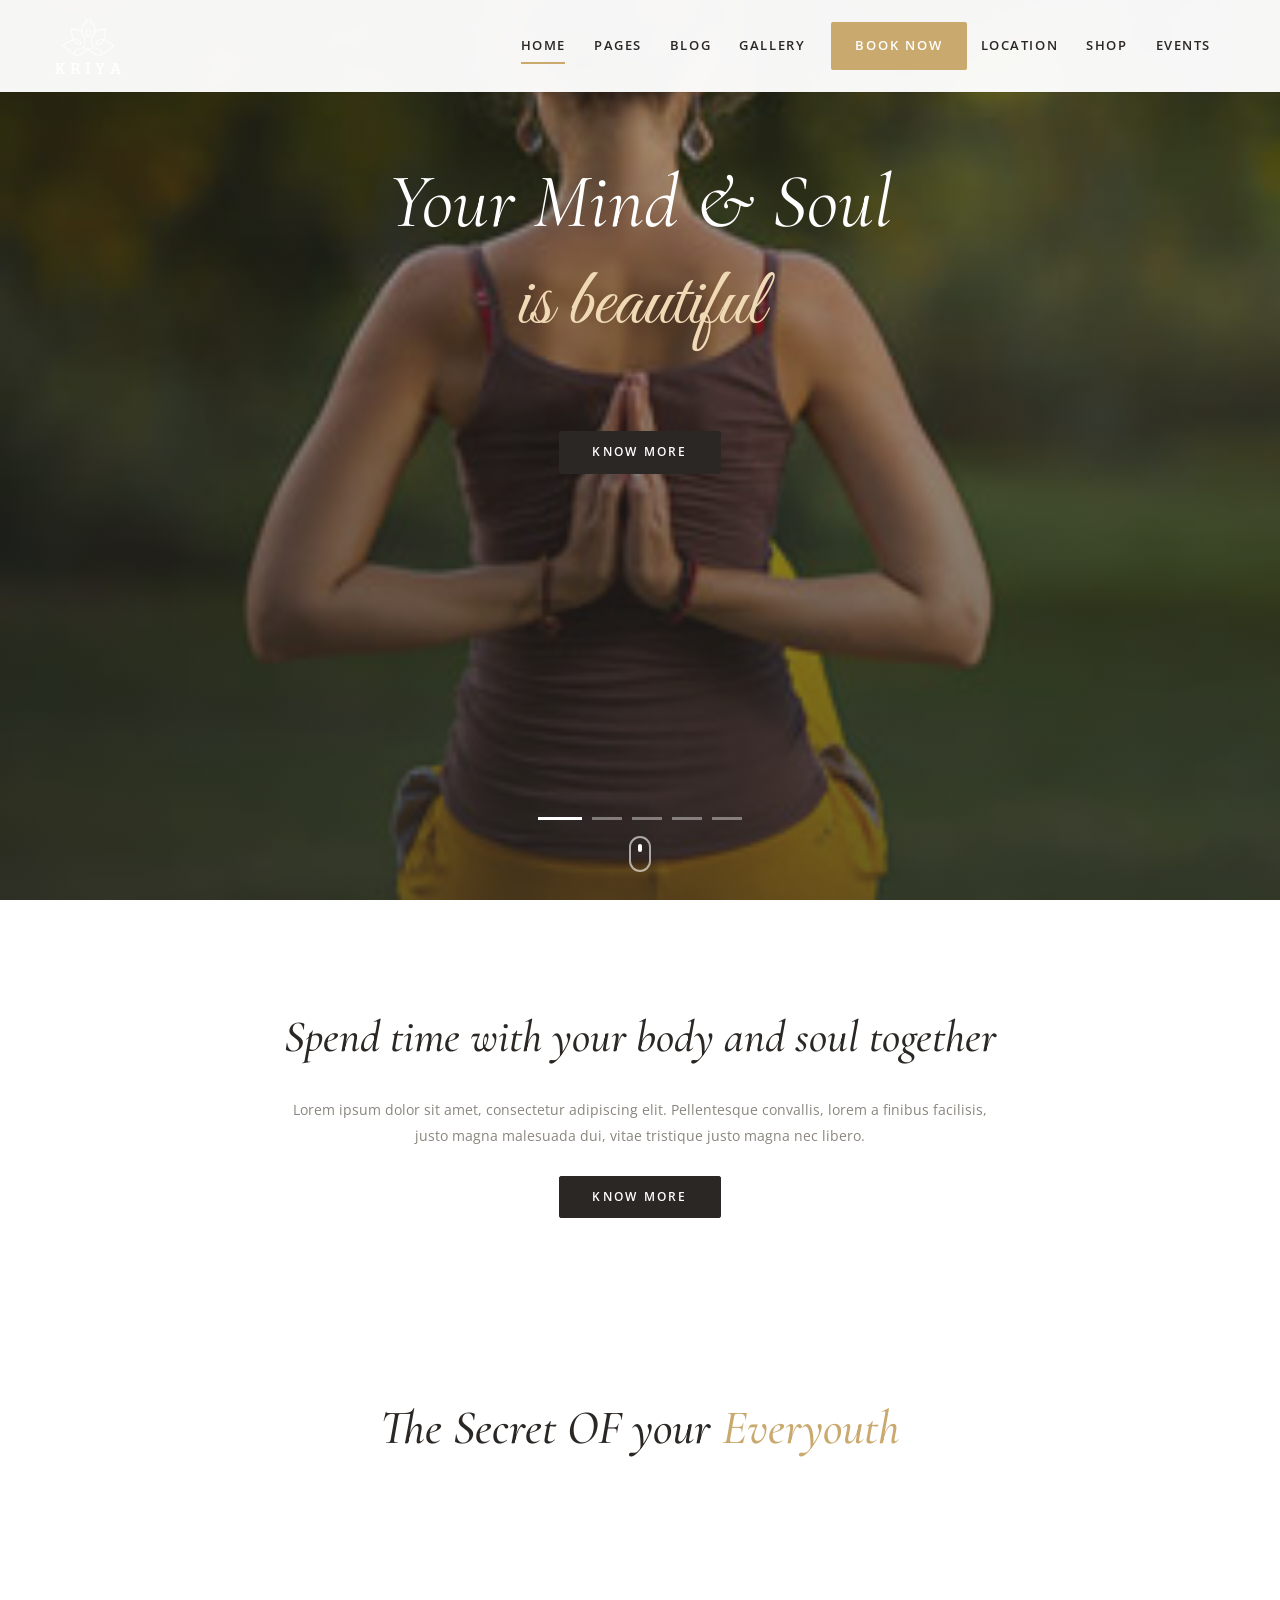
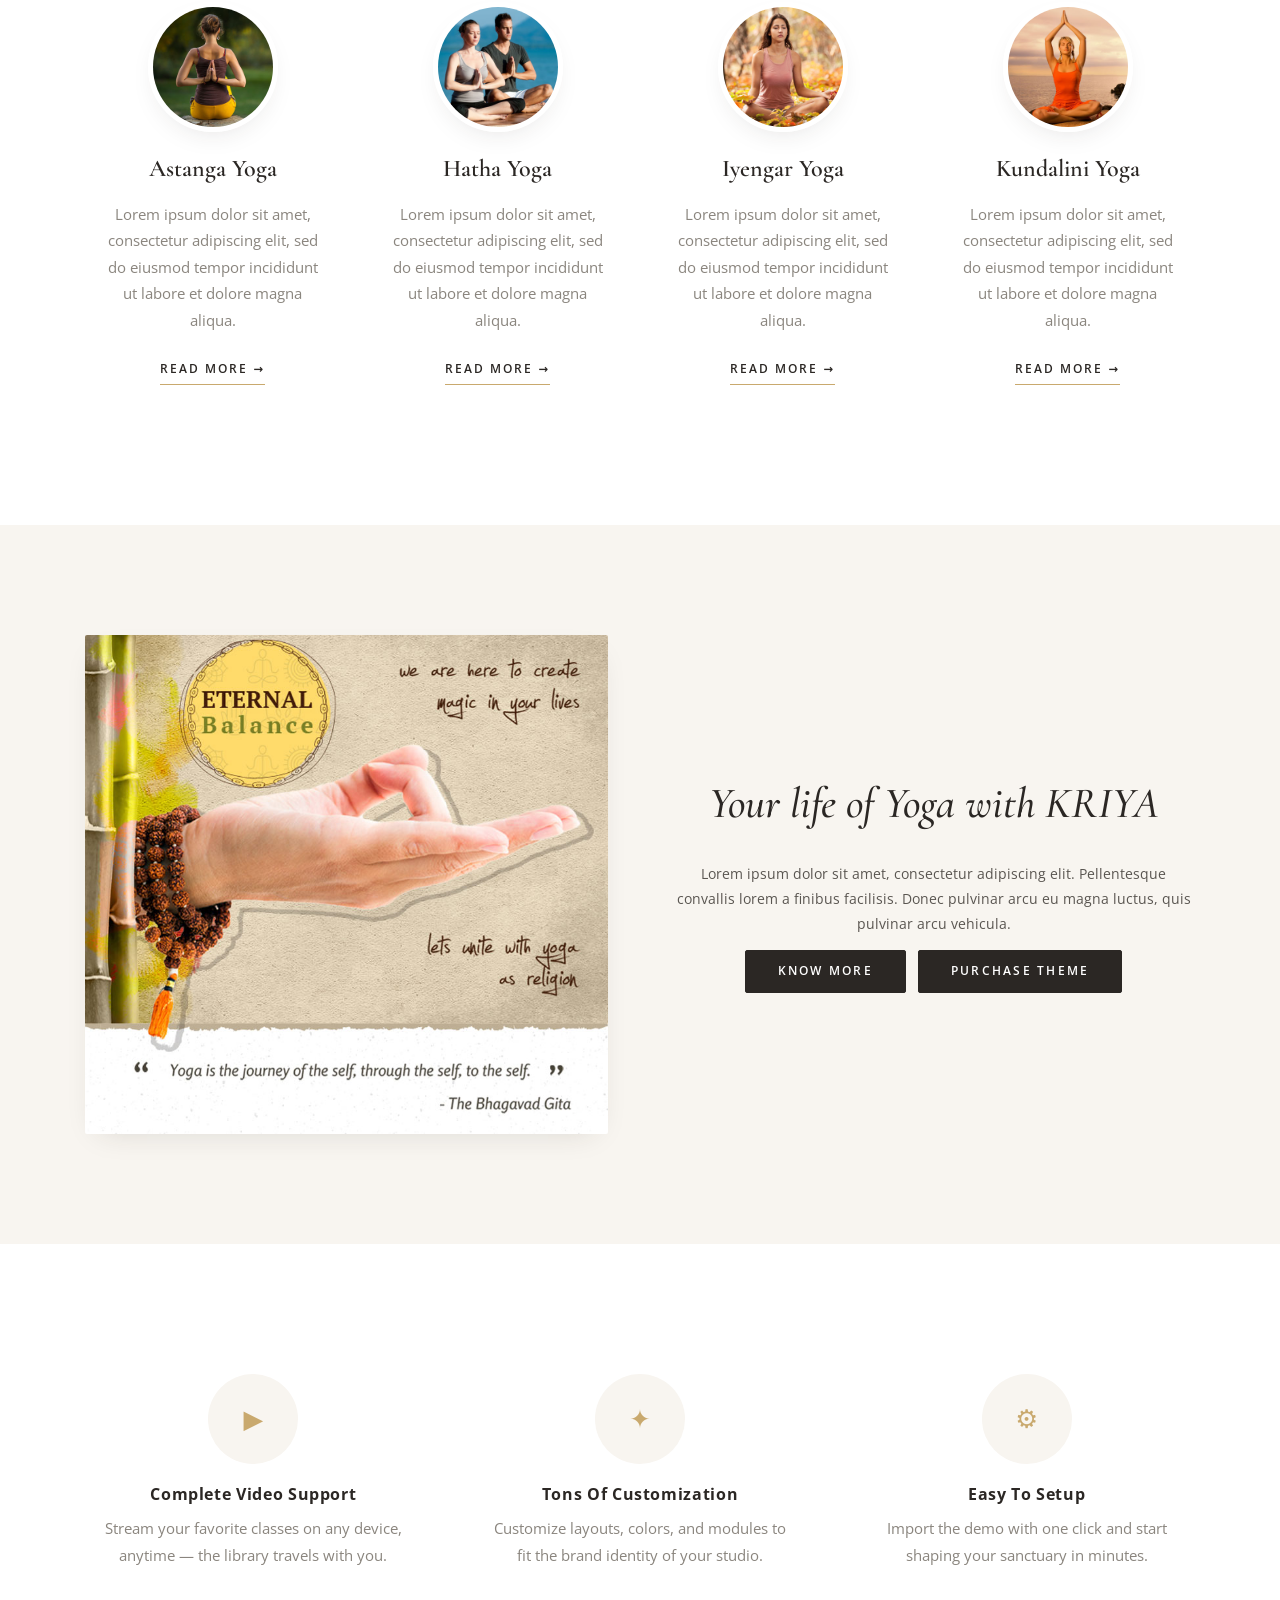
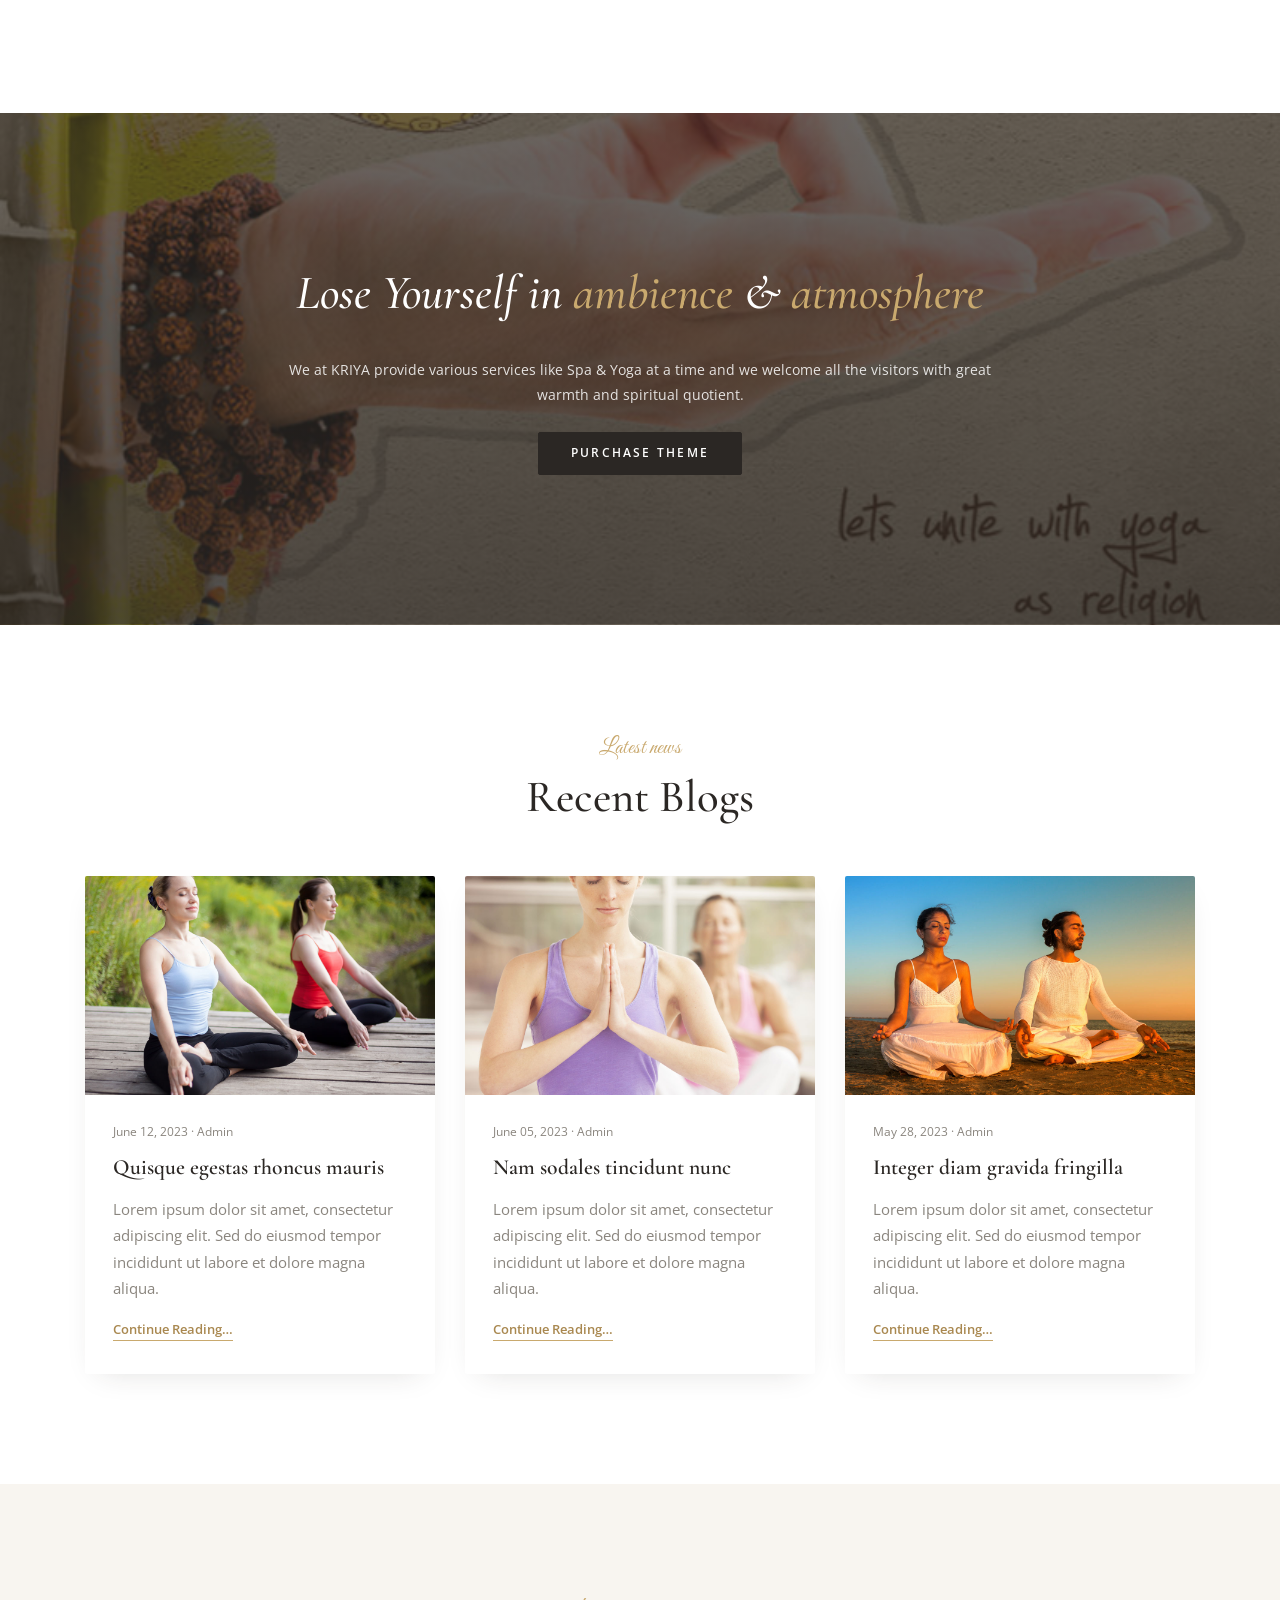
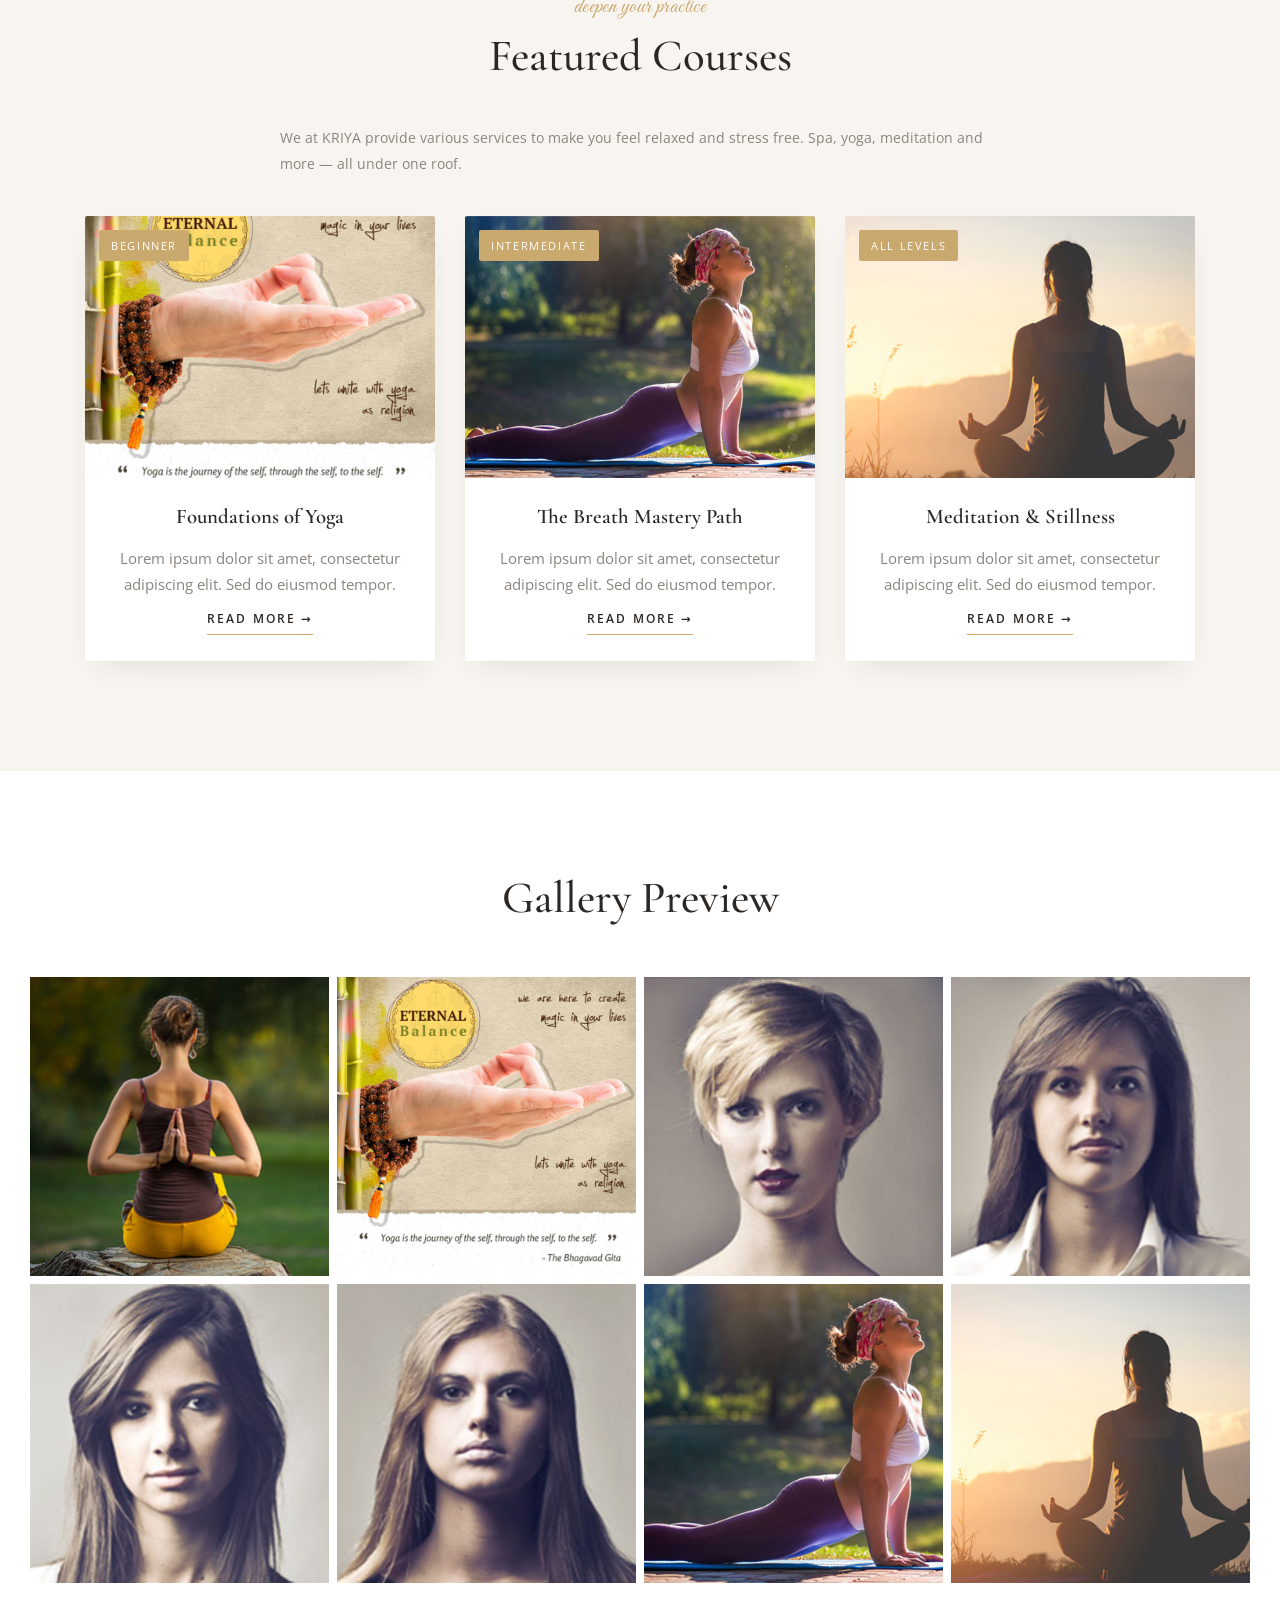
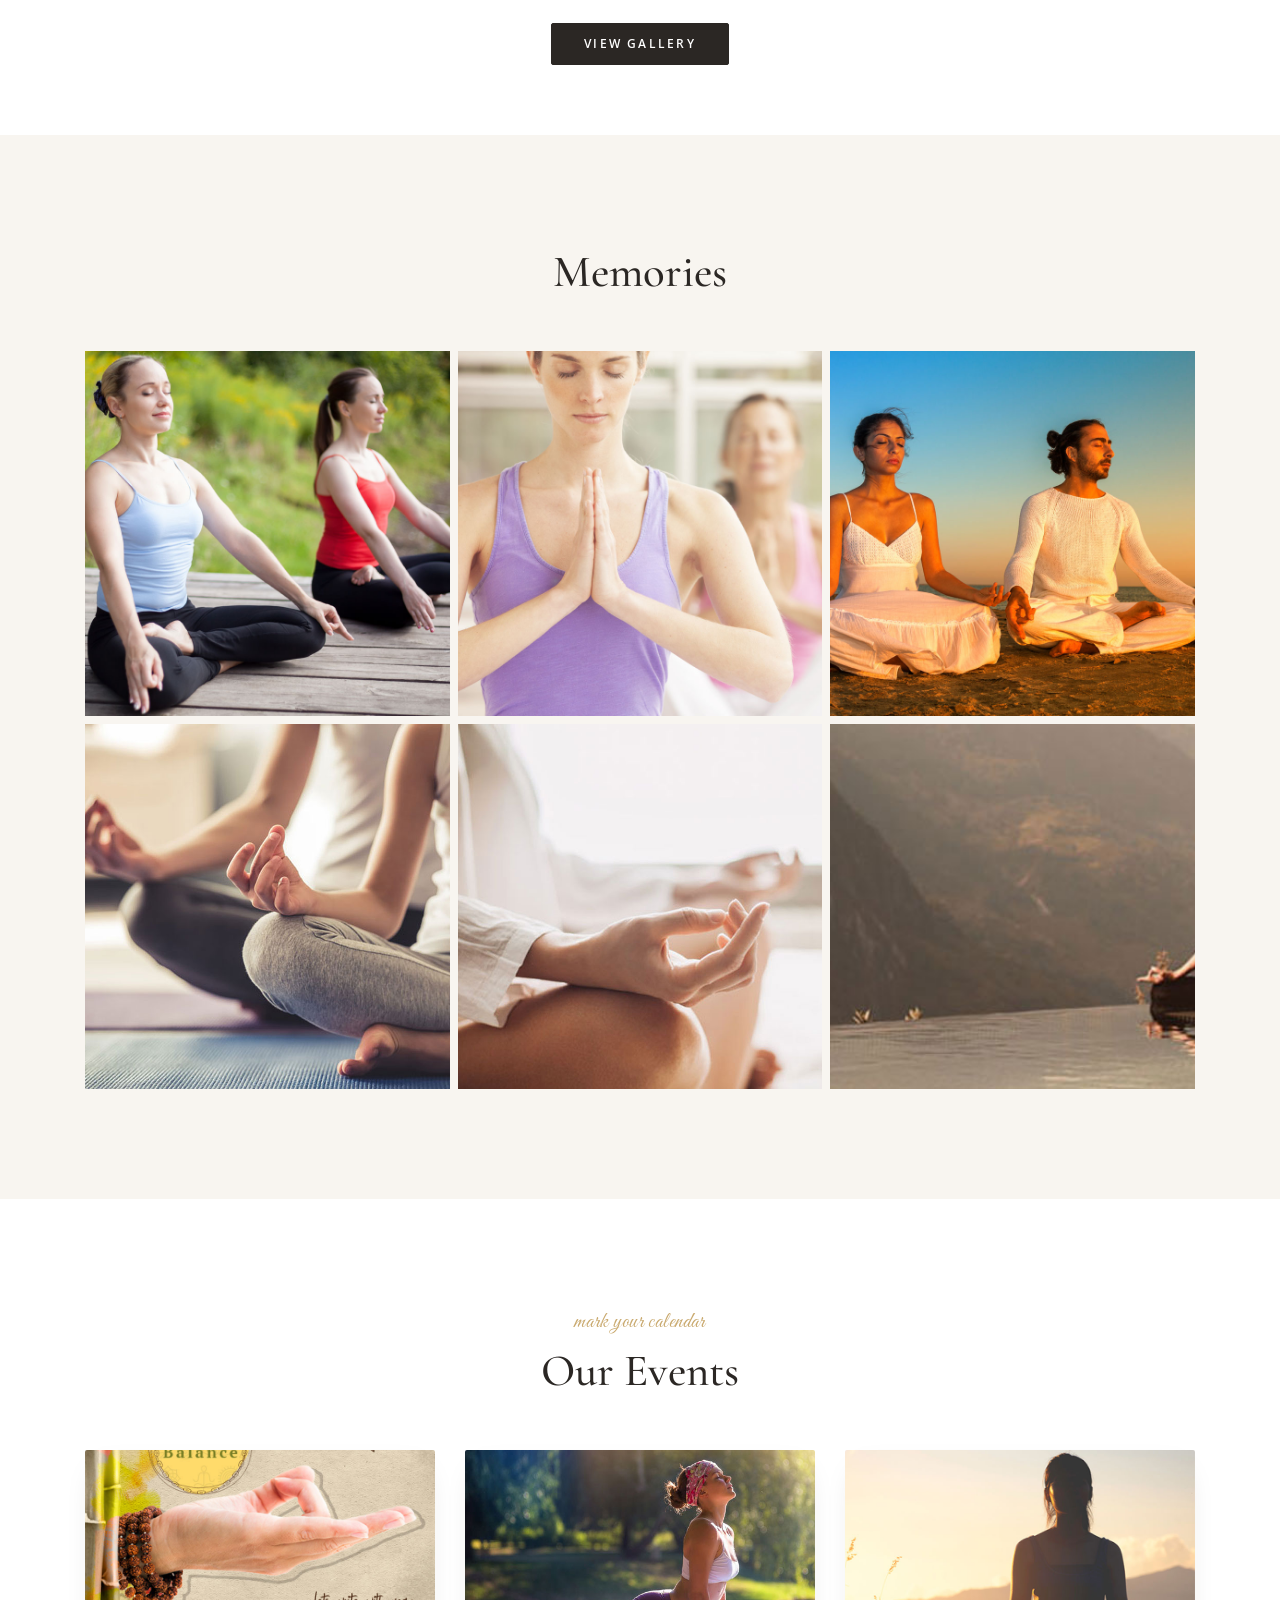
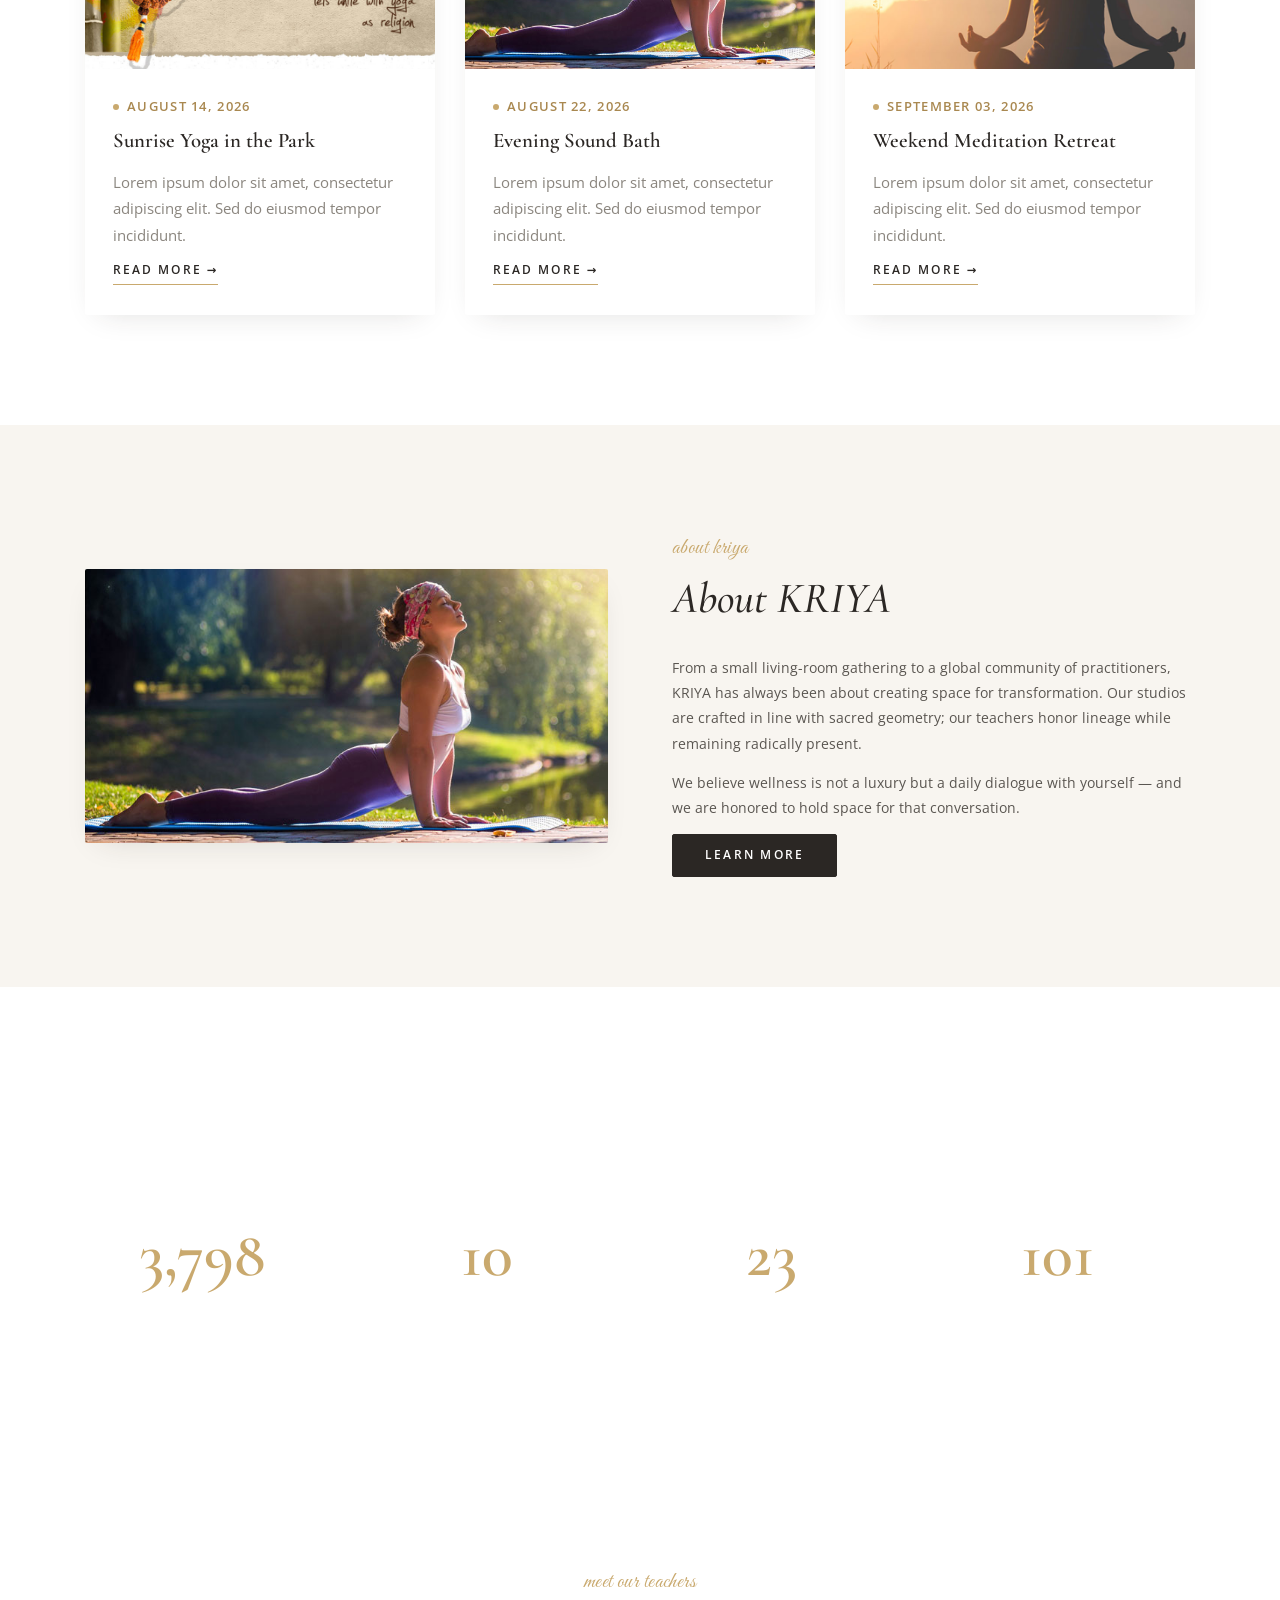
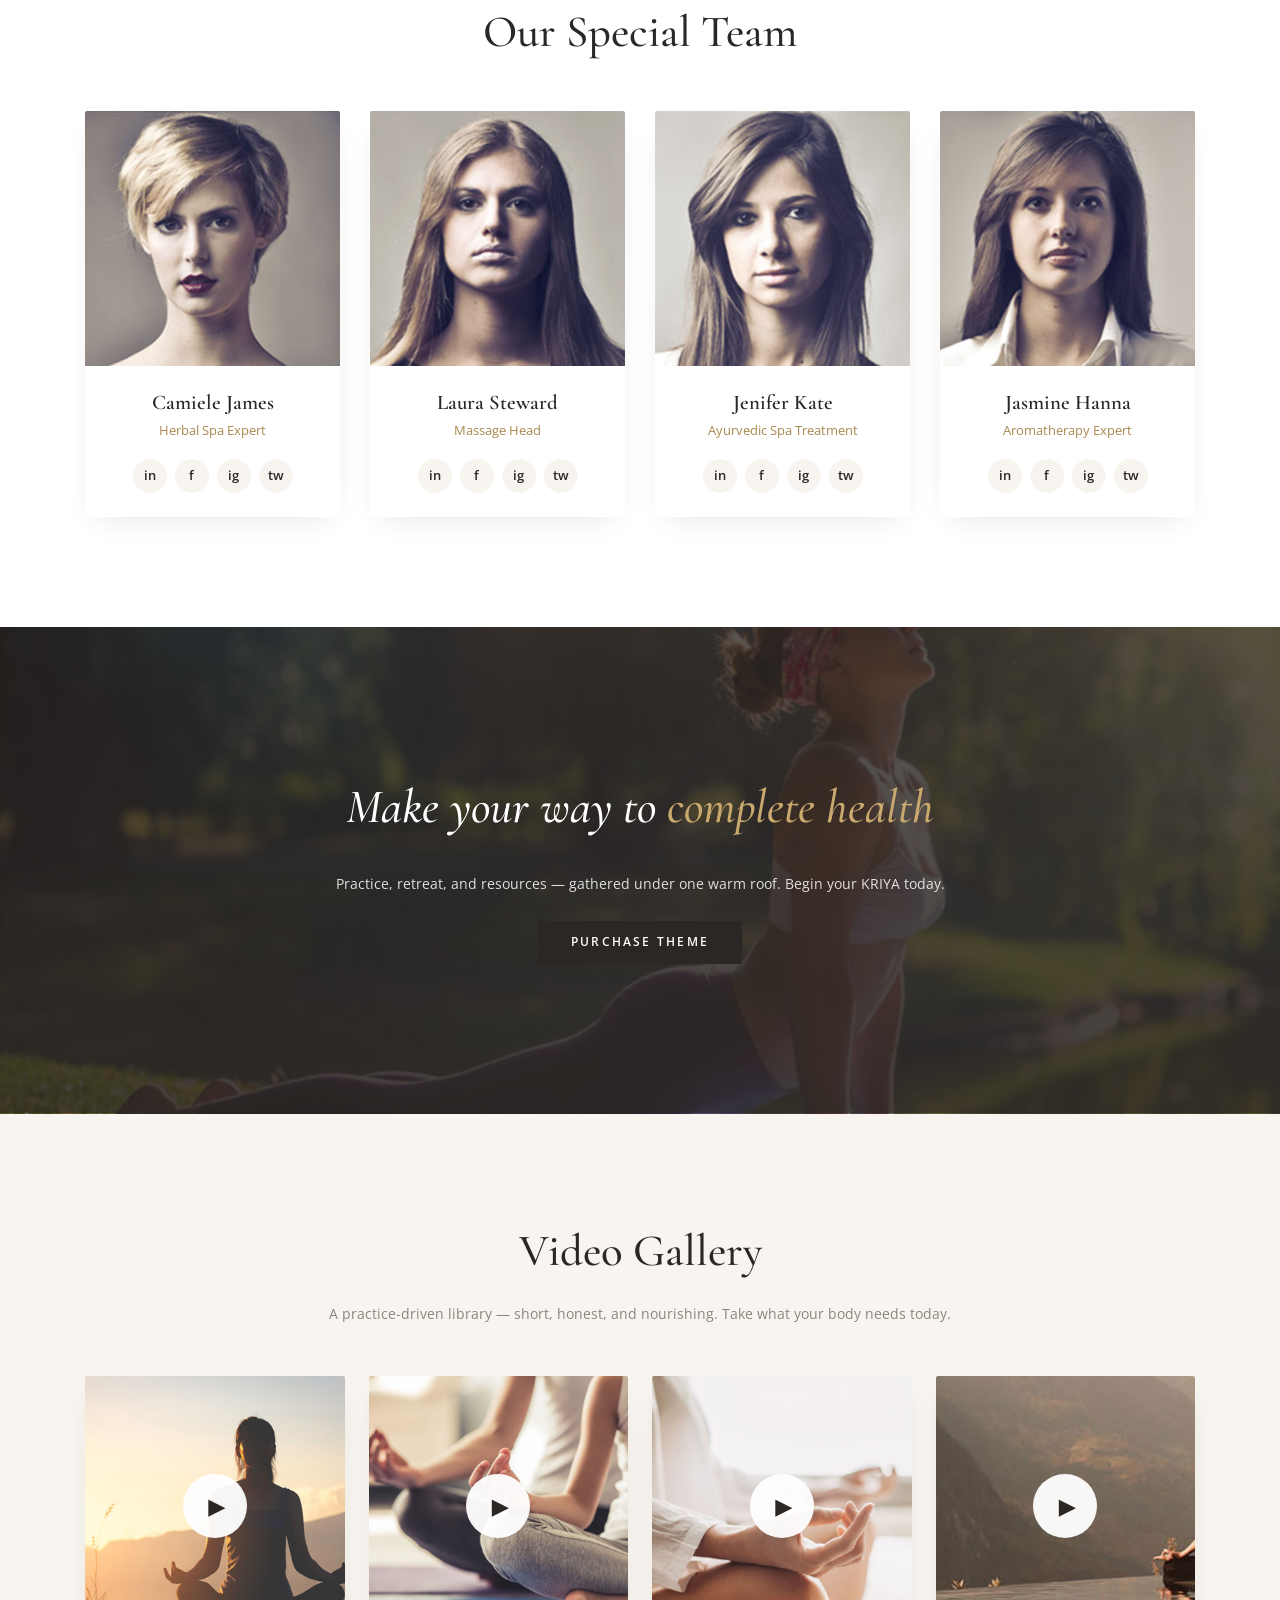
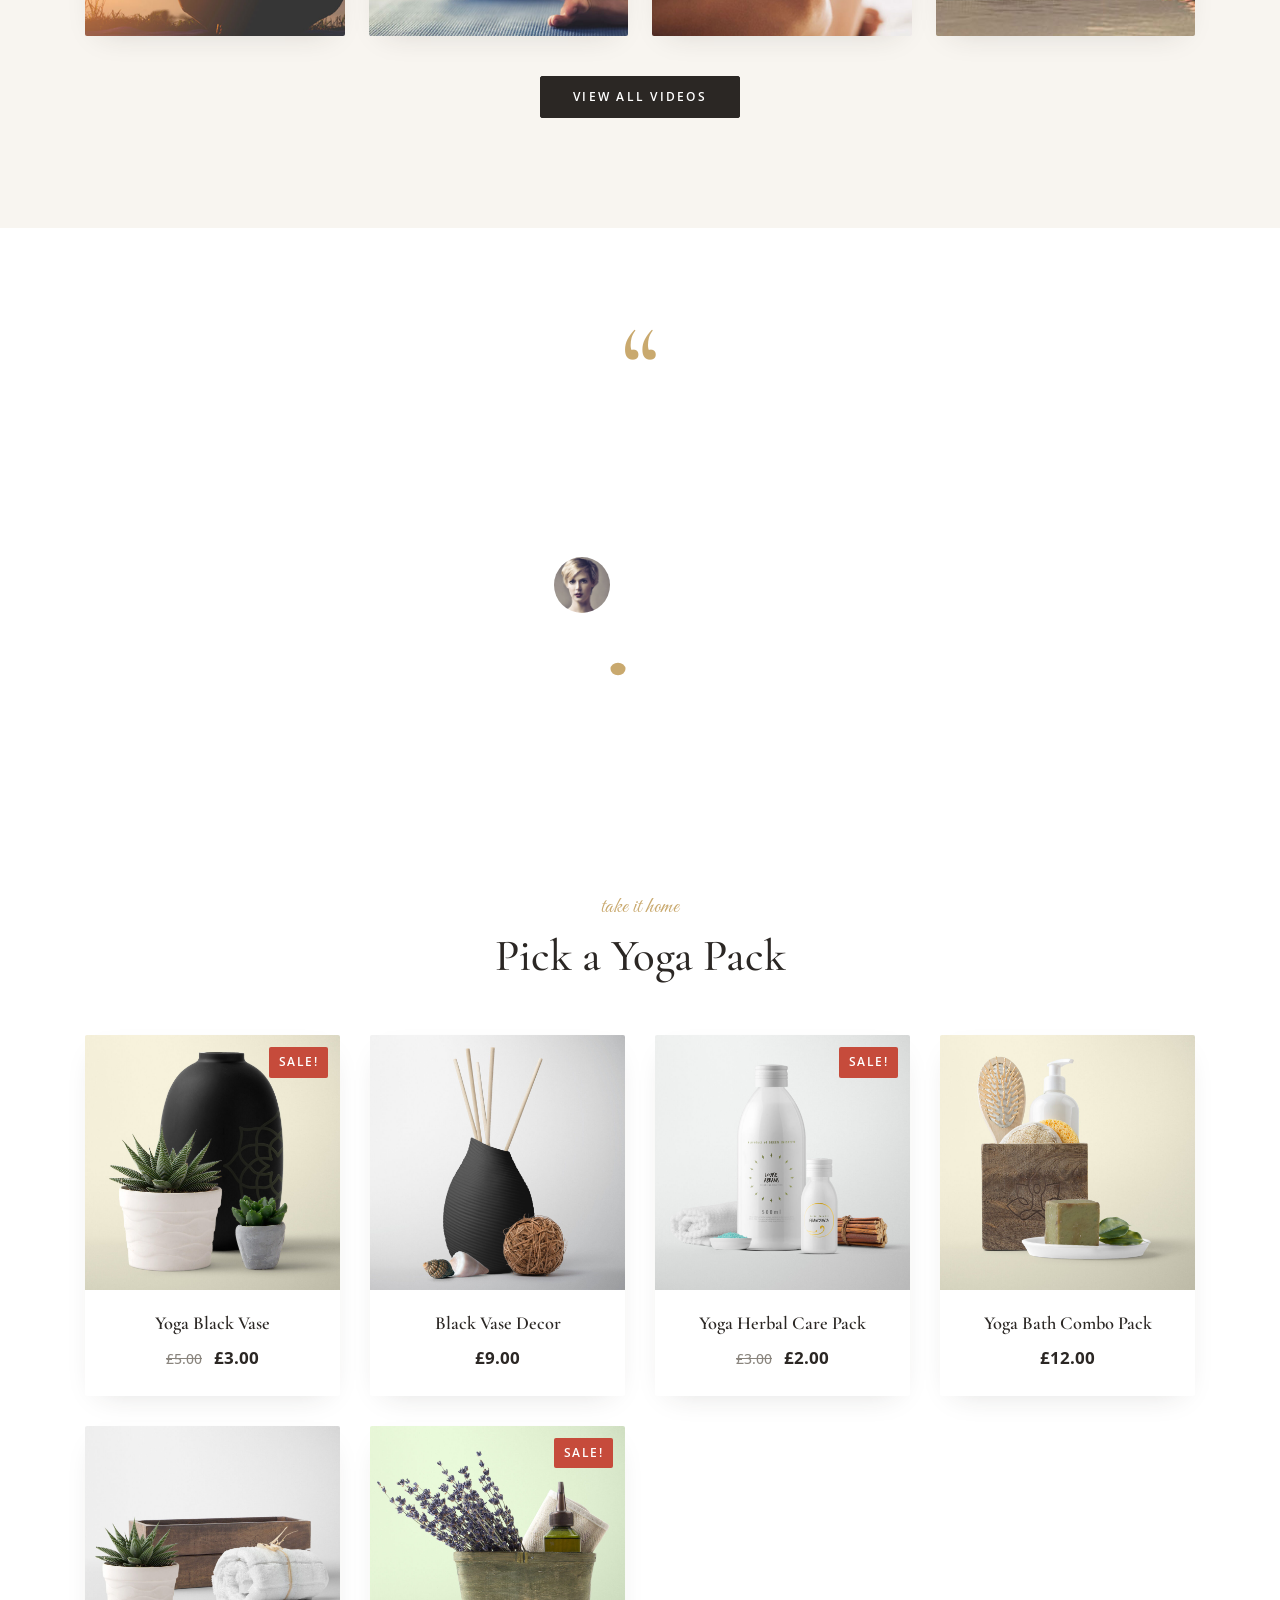
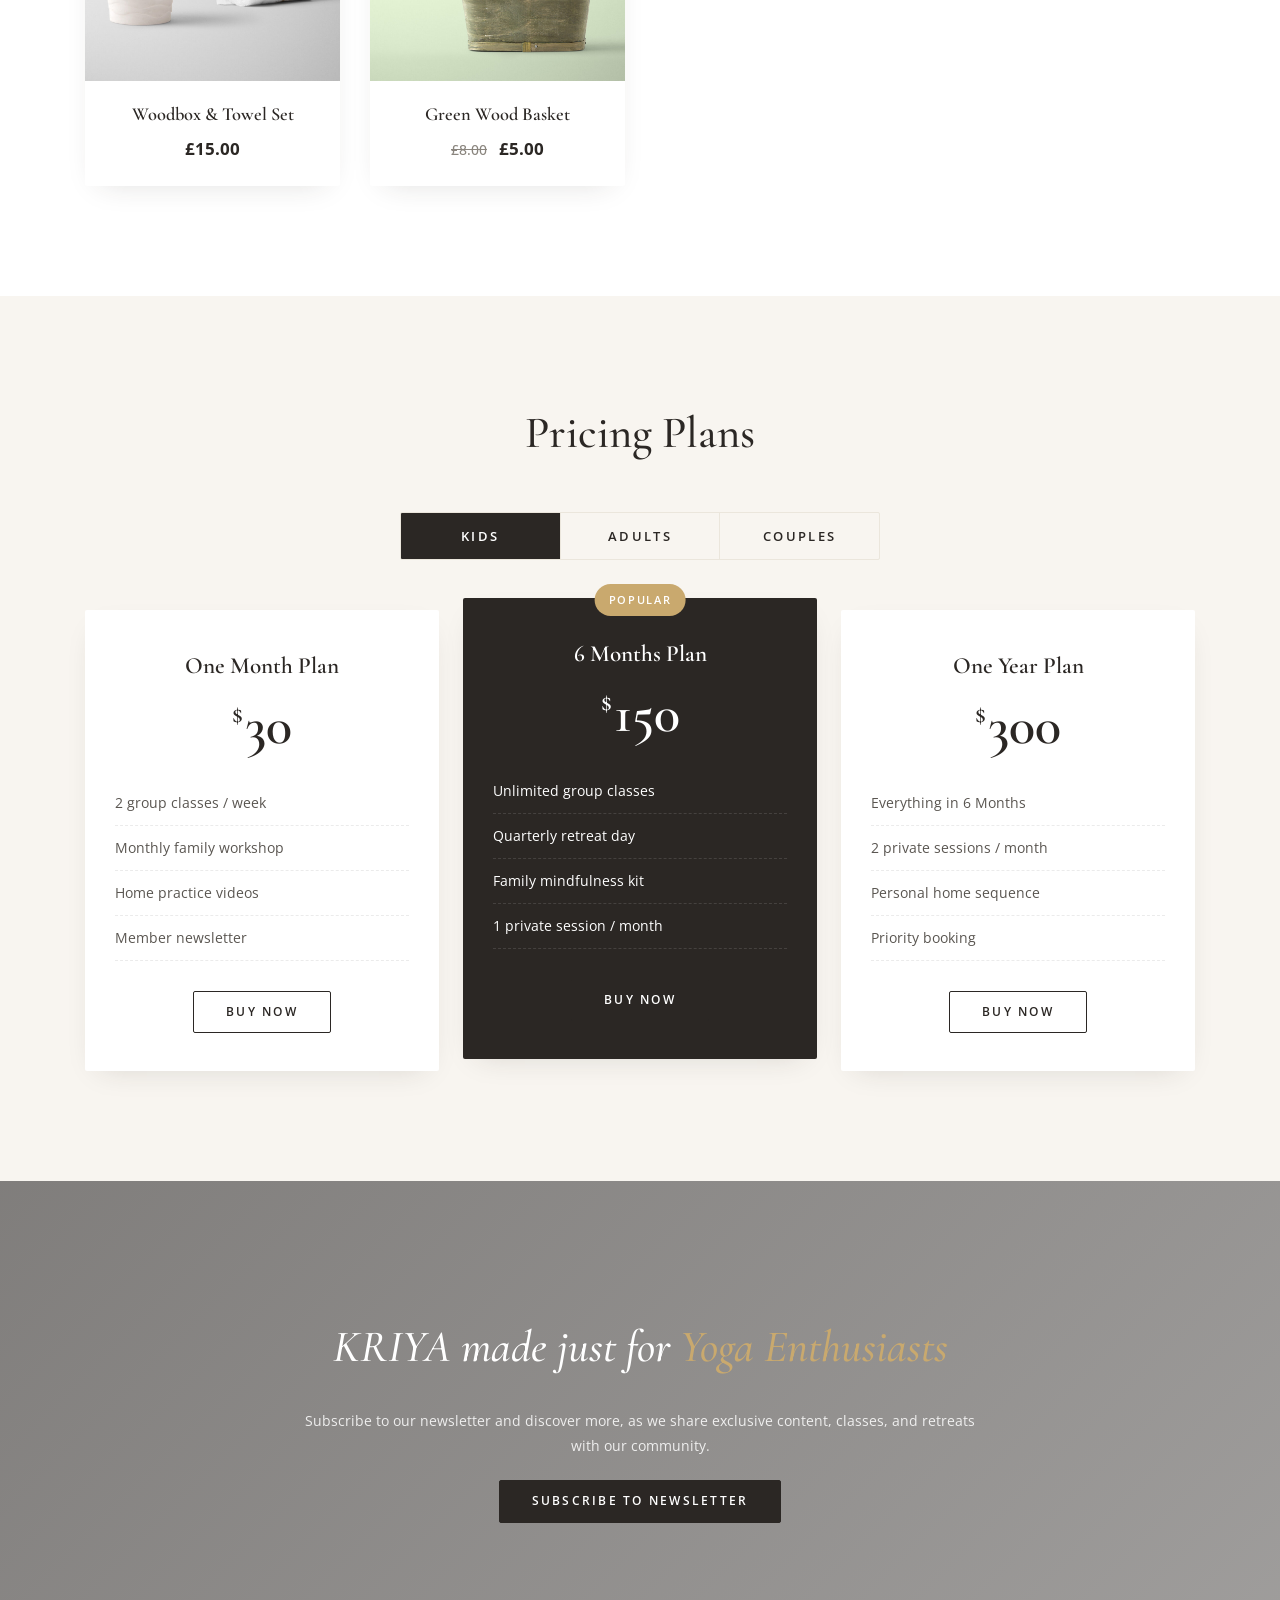
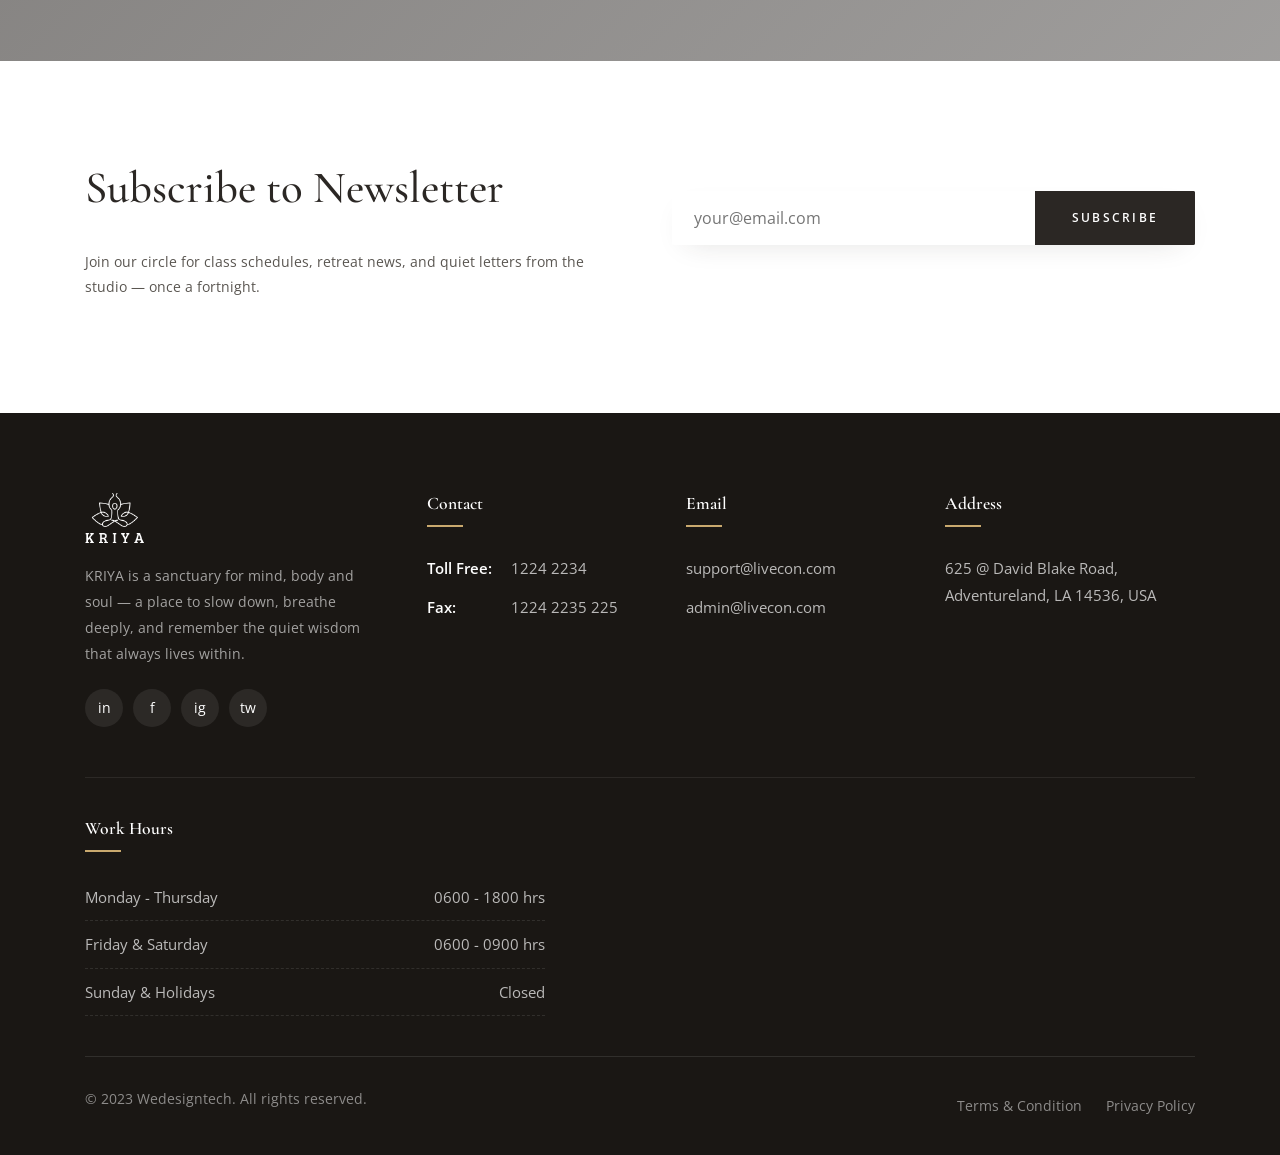
<file: website/index.html>
<!DOCTYPE html>
<html lang="en">
<head>
    <meta charset="UTF-8">
    <meta name="viewport" content="width=device-width, initial-scale=1.0">
    <title>Kriya Yoga Elementor Site – Your SUPER-powered WP Engine Site</title>
    <meta name="description" content="KRIYA Yoga Elementor Site — practice, courses, products and retreats for the modern yogi.">
    <link rel="preconnect" href="https://fonts.googleapis.com">
    <link rel="preconnect" href="https://fonts.gstatic.com" crossorigin>
    <link href="https://fonts.googleapis.com/css2?family=Cormorant+Garamond:ital,wght@0,400;0,500;0,600;0,700;1,400&family=Dancing+Script:wght@500;600;700&family=Great+Vibes&family=Open+Sans:wght@300;400;500;600;700;800&family=Playfair+Display:ital,wght@0,400;0,500;0,700;1,400&display=swap" rel="stylesheet">
    <link rel="stylesheet" href="style.css">
</head>
<body>

    <!-- 1. PRELOADER -->
    <div id="preloader" class="preloader"><img src="assets/Kriya-Preloader.gif" alt="Loading..."></div>

    <!-- 2. HEADER -->
    <header class="site-header" id="siteHeader">
        <div class="header-inner container">
            <a href="#main" class="logo"><img src="assets/logo.png" alt="KRIYA Yoga"></a>
            <button class="nav-toggle" id="navToggle" aria-label="Toggle menu" aria-expanded="false"><span></span><span></span><span></span></button>
            <nav class="primary-nav" id="primaryNav">
                <ul class="nav-list">
                    <li class="active"><a href="#main">Home</a></li>
                    <li class="has-dropdown"><a href="#">Pages</a>
                        <ul class="dropdown">
                            <li><a href="#">About Us</a></li>
                            <li class="has-submenu"><a href="#">Services</a>
                                <ul class="sub-dropdown"><li><a href="#">Listing</a></li><li><a href="#">Detail</a></li></ul>
                            </li>
                            <li><a href="#">Therapists</a></li>
                            <li><a href="#">Courses</a></li>
                            <li><a href="#">Poses</a></li>
                            <li><a href="#">404 – page</a></li>
                            <li><a href="#">Additional Home</a></li>
                        </ul>
                    </li>
                    <li class="has-mega"><a href="#">Blog</a>
                        <div class="mega-menu">
                            <div class="mega-col"><h4>Blog I</h4><ul><li><a href="#">Column x3</a></li></ul></div>
                            <div class="mega-col"><h4>Blog II</h4><ul><li><a href="#">Column x3</a></li></ul></div>
                            <div class="mega-col"><h4>Blog III</h4><ul><li><a href="#">Column x3</a></li></ul></div>
                        </div>
                    </li>
                    <li class="has-dropdown"><a href="#">Gallery</a>
                        <ul class="dropdown">
                            <li><a href="#">Gallery II Column</a></li>
                            <li><a href="#">Gallery III Column</a></li>
                            <li><a href="#">Gallery IV Column</a></li>
                        </ul>
                    </li>
                    <li><a href="#" class="btn-nav">Book Now</a></li>
                    <li><a href="#">Location</a></li>
                    <li class="has-dropdown"><a href="#">Shop</a>
                        <ul class="dropdown">
                            <li><a href="#">Shop II Column</a></li>
                            <li><a href="#">Shop III Column</a></li>
                            <li class="has-submenu"><a href="#">My Account</a>
                                <ul class="sub-dropdown"><li><a href="#">Wishlist</a></li><li><a href="#">Cart</a></li><li><a href="#">Checkout</a></li></ul>
                            </li>
                        </ul>
                    </li>
                    <li><a href="#">Events</a></li>
                </ul>
            </nav>
        </div>
    </header>

    <main id="main">

        <!-- 3. HERO SLIDER -->
        <section class="hero-slider" id="hero">
            <div class="hero-overlay"></div>
            <div class="hero-slides">
                <div class="hero-slide active" style="background-image:url('assets/icon-thumb1.jpg')">
                    <div class="hero-content">
                        <h1 class="hero-title">Your Mind &amp; Soul <span class="script">is beautiful</span></h1>
                        <a href="#intro-cta" class="btn btn-primary">Know More</a>
                    </div>
                </div>
                <div class="hero-slide" style="background-image:url('assets/about-yoga.jpg')">
                    <div class="hero-content">
                        <h1 class="hero-title">Witness the Ethereal Beauty <span class="script">with Kriya</span></h1>
                        <a href="#intro-cta" class="btn btn-primary">Know More</a>
                    </div>
                </div>
                <div class="hero-slide" style="background-image:url('assets/pose-wit-caption.jpg')">
                    <div class="hero-content">
                        <h1 class="hero-title">Just <span class="script">beautiful</span></h1>
                        <a href="#intro-cta" class="btn btn-primary">Know More</a>
                    </div>
                </div>
                <div class="hero-slide" style="background-image:url('assets/user1.jpg')">
                    <div class="hero-content">
                        <h1 class="hero-title"><span class="script">Eternal Love</span></h1>
                        <a href="#intro-cta" class="btn btn-primary">Know More</a>
                    </div>
                </div>
                <div class="hero-slide" style="background-image:url('assets/video-gall-01.jpg')">
                    <div class="hero-content">
                        <h1 class="hero-title">Live towards <span class="script">Eternity</span></h1>
                        <a href="#intro-cta" class="btn btn-primary">Know More</a>
                    </div>
                </div>
            </div>
            <div class="hero-dots" id="heroDots"></div>
            <a href="#intro-cta" class="hero-scroll" aria-label="Scroll down"><span></span></a>
        </section>

        <!-- 4. INTRO CTA -->
        <section class="intro-cta" id="intro-cta">
            <div class="container narrow text-center">
                <h2>Spend time with your body and soul together</h2>
                <p>Lorem ipsum dolor sit amet, consectetur adipiscing elit. Pellentesque convallis, lorem a finibus facilisis, justo magna malesuada dui, vitae tristique justo magna nec libero.</p>
                <a href="#about-kriya" class="btn btn-primary">Know More</a>
            </div>
        </section>

        <!-- 5. SERVICES INTRO -->
        <section class="services-intro">
            <div class="container text-center">
                <h2 class="display-heading">The Secret OF your <em class="accent">Everyouth</em></h2>
            </div>
        </section>

        <!-- 6. YOGA STYLES GRID -->
        <section class="yoga-styles">
            <div class="container">
                <div class="styles-grid">
                    <article class="style-card">
                        <div class="style-icon"><img src="assets/icon-thumb1.jpg" alt="Astanga Yoga"></div>
                        <h3>Astanga Yoga</h3>
                        <p>Lorem ipsum dolor sit amet, consectetur adipiscing elit, sed do eiusmod tempor incididunt ut labore et dolore magna aliqua.</p>
                        <a href="#" class="read-more">read more <span>→</span></a>
                    </article>
                    <article class="style-card">
                        <div class="style-icon"><img src="assets/icon-thumb2.jpg" alt="Hatha Yoga"></div>
                        <h3>Hatha Yoga</h3>
                        <p>Lorem ipsum dolor sit amet, consectetur adipiscing elit, sed do eiusmod tempor incididunt ut labore et dolore magna aliqua.</p>
                        <a href="#" class="read-more">read more <span>→</span></a>
                    </article>
                    <article class="style-card">
                        <div class="style-icon"><img src="assets/icon-thumb3.jpg" alt="Iyengar Yoga"></div>
                        <h3>Iyengar Yoga</h3>
                        <p>Lorem ipsum dolor sit amet, consectetur adipiscing elit, sed do eiusmod tempor incididunt ut labore et dolore magna aliqua.</p>
                        <a href="#" class="read-more">read more <span>→</span></a>
                    </article>
                    <article class="style-card">
                        <div class="style-icon"><img src="assets/icon-thumb4.jpg" alt="Kundalini Yoga"></div>
                        <h3>Kundalini Yoga</h3>
                        <p>Lorem ipsum dolor sit amet, consectetur adipiscing elit, sed do eiusmod tempor incididunt ut labore et dolore magna aliqua.</p>
                        <a href="#" class="read-more">read more <span>→</span></a>
                    </article>
                </div>
            </div>
        </section>

        <!-- 7. ABOUT KRIYA -->
        <section class="about-kriya" id="about-kriya">
            <div class="container two-col">
                <div class="about-image"><img src="assets/about-yoga.jpg" alt="About Kriya Yoga"></div>
                <div class="about-text text-center">
                    <h2>Your life of Yoga with KRIYA</h2>
                    <p>Lorem ipsum dolor sit amet, consectetur adipiscing elit. Pellentesque convallis lorem a finibus facilisis. Donec pulvinar arcu eu magna luctus, quis pulvinar arcu vehicula.</p>
                    <div class="btn-row">
                        <a href="#" class="btn btn-primary">Know More</a>
                        <a href="#" class="btn btn-primary">Purchase Theme</a>
                    </div>
                </div>
            </div>
        </section>

        <!-- 8. WHY KRIYA -->
        <section class="why-kriya">
            <div class="container">
                <div class="features-grid">
                    <div class="feature">
                        <div class="feature-icon"><span>▶</span></div>
                        <h3>complete video support</h3>
                        <p>Stream your favorite classes on any device, anytime — the library travels with you.</p>
                    </div>
                    <div class="feature">
                        <div class="feature-icon"><span>✦</span></div>
                        <h3>tons of customization</h3>
                        <p>Customize layouts, colors, and modules to fit the brand identity of your studio.</p>
                    </div>
                    <div class="feature">
                        <div class="feature-icon"><span>⚙</span></div>
                        <h3>easy to setup</h3>
                        <p>Import the demo with one click and start shaping your sanctuary in minutes.</p>
                    </div>
                </div>
            </div>
        </section>

        <!-- 9. CREATIVE THEME PROMO -->
        <section class="cta-banner promo-1">
            <div class="banner-overlay"></div>
            <div class="container text-center banner-inner">
                <h2 class="display-heading">Lose Yourself in <em class="accent">ambience</em> &amp; <em class="accent">atmosphere</em></h2>
                <p>We at KRIYA provide various services like Spa &amp; Yoga at a time and we welcome all the visitors with great warmth and spiritual quotient.</p>
                <a href="#" class="btn btn-primary">Purchase Theme</a>
            </div>
        </section>

        <!-- 10. RECENT BLOGS -->
        <section class="recent-blogs">
            <div class="container">
                <div class="section-head text-center">
                    <span class="eyebrow">Latest news</span>
                    <h2>Recent Blogs</h2>
                </div>
                <div class="blogs-grid">
                    <article class="blog-card">
                        <a href="#" class="blog-image"><img src="assets/blog9.jpg" alt=""></a>
                        <div class="blog-body">
                            <span class="blog-meta">June 12, 2023 · Admin</span>
                            <h3><a href="#">Quisque egestas rhoncus mauris</a></h3>
                            <p>Lorem ipsum dolor sit amet, consectetur adipiscing elit. Sed do eiusmod tempor incididunt ut labore et dolore magna aliqua.</p>
                            <a href="#" class="blog-link">Continue Reading…</a>
                        </div>
                    </article>
                    <article class="blog-card">
                        <a href="#" class="blog-image"><img src="assets/course11.jpg" alt=""></a>
                        <div class="blog-body">
                            <span class="blog-meta">June 05, 2023 · Admin</span>
                            <h3><a href="#">Nam sodales tincidunt nunc</a></h3>
                            <p>Lorem ipsum dolor sit amet, consectetur adipiscing elit. Sed do eiusmod tempor incididunt ut labore et dolore magna aliqua.</p>
                            <a href="#" class="blog-link">Continue Reading…</a>
                        </div>
                    </article>
                    <article class="blog-card">
                        <a href="#" class="blog-image"><img src="assets/blog2.jpg" alt=""></a>
                        <div class="blog-body">
                            <span class="blog-meta">May 28, 2023 · Admin</span>
                            <h3><a href="#">Integer diam gravida fringilla</a></h3>
                            <p>Lorem ipsum dolor sit amet, consectetur adipiscing elit. Sed do eiusmod tempor incididunt ut labore et dolore magna aliqua.</p>
                            <a href="#" class="blog-link">Continue Reading…</a>
                        </div>
                    </article>
                </div>
            </div>
        </section>

        <!-- 11. FEATURED COURSES -->
        <section class="featured-courses">
            <div class="container">
                <div class="section-head text-center">
                    <span class="eyebrow">deepen your practice</span>
                    <h2>Featured Courses</h2>
                </div>
                <p class="section-lead">We at KRIYA provide various services to make you feel relaxed and stress free. Spa, yoga, meditation and more — all under one roof.</p>
                <div class="courses-grid">
                    <article class="course-card">
                        <div class="course-thumb" style="background-image:url('assets/about-yoga.jpg')">
                            <span class="course-tag">Beginner</span>
                            <a href="#" class="course-link-overlay"><span>+</span></a>
                        </div>
                        <div class="course-body">
                            <h3><a href="#">Foundations of Yoga</a></h3>
                            <p>Lorem ipsum dolor sit amet, consectetur adipiscing elit. Sed do eiusmod tempor.</p>
                            <a href="#" class="read-more">read more <span>→</span></a>
                        </div>
                    </article>
                    <article class="course-card">
                        <div class="course-thumb" style="background-image:url('assets/pose-wit-caption.jpg')">
                            <span class="course-tag">Intermediate</span>
                            <a href="#" class="course-link-overlay"><span>+</span></a>
                        </div>
                        <div class="course-body">
                            <h3><a href="#">The Breath Mastery Path</a></h3>
                            <p>Lorem ipsum dolor sit amet, consectetur adipiscing elit. Sed do eiusmod tempor.</p>
                            <a href="#" class="read-more">read more <span>→</span></a>
                        </div>
                    </article>
                    <article class="course-card">
                        <div class="course-thumb" style="background-image:url('assets/video-gall-01.jpg')">
                            <span class="course-tag">All Levels</span>
                            <a href="#" class="course-link-overlay"><span>+</span></a>
                        </div>
                        <div class="course-body">
                            <h3><a href="#">Meditation &amp; Stillness</a></h3>
                            <p>Lorem ipsum dolor sit amet, consectetur adipiscing elit. Sed do eiusmod tempor.</p>
                            <a href="#" class="read-more">read more <span>→</span></a>
                        </div>
                    </article>
                </div>
            </div>
        </section>

        <!-- 12. GALLERY PREVIEW -->
        <section class="gallery-preview">
            <div class="container-fluid">
                <div class="section-head text-center container">
                    <h2>Gallery Preview</h2>
                </div>
                <div class="gallery-grid gallery-4">
                    <a href="#" class="gallery-item"><img src="assets/icon-thumb1.jpg" alt=""><span class="zoom">+</span></a>
                    <a href="#" class="gallery-item"><img src="assets/about-yoga.jpg" alt=""><span class="zoom">+</span></a>
                    <a href="#" class="gallery-item"><img src="assets/user1.jpg" alt=""><span class="zoom">+</span></a>
                    <a href="#" class="gallery-item"><img src="assets/user2.jpg" alt=""><span class="zoom">+</span></a>
                    <a href="#" class="gallery-item"><img src="assets/user3.jpg" alt=""><span class="zoom">+</span></a>
                    <a href="#" class="gallery-item"><img src="assets/user4.jpg" alt=""><span class="zoom">+</span></a>
                    <a href="#" class="gallery-item"><img src="assets/pose-wit-caption.jpg" alt=""><span class="zoom">+</span></a>
                    <a href="#" class="gallery-item"><img src="assets/video-gall-01.jpg" alt=""><span class="zoom">+</span></a>
                </div>
                <div class="text-center mt-3"><a href="#" class="btn btn-primary">View Gallery</a></div>
            </div>
        </section>

        <!-- 13. MEMORIES -->
        <section class="memories">
            <div class="container">
                <div class="section-head text-center">
                    <h2>Memories</h2>
                </div>
                <div class="gallery-grid gallery-3">
                    <a href="#" class="gallery-item"><img src="assets/blog9.jpg" alt=""><span class="zoom">+</span></a>
                    <a href="#" class="gallery-item"><img src="assets/course11.jpg" alt=""><span class="zoom">+</span></a>
                    <a href="#" class="gallery-item"><img src="assets/blog2.jpg" alt=""><span class="zoom">+</span></a>
                    <a href="#" class="gallery-item"><img src="assets/video-gall-02.jpg" alt=""><span class="zoom">+</span></a>
                    <a href="#" class="gallery-item"><img src="assets/video-gall-03.jpg" alt=""><span class="zoom">+</span></a>
                    <a href="#" class="gallery-item"><img src="assets/video-gall-04.jpg" alt=""><span class="zoom">+</span></a>
                </div>
            </div>
        </section>

        <!-- 14. OUR EVENTS -->
        <section class="our-events">
            <div class="container">
                <div class="section-head text-center">
                    <span class="eyebrow">mark your calendar</span>
                    <h2>Our Events</h2>
                </div>
                <div class="events-grid">
                    <article class="event-card">
                        <div class="event-image"><img src="assets/about-yoga.jpg" alt=""></div>
                        <div class="event-body">
                            <div class="event-date-row"><span class="dot"></span> August 14, 2026</div>
                            <h3>Sunrise Yoga in the Park</h3>
                            <p>Lorem ipsum dolor sit amet, consectetur adipiscing elit. Sed do eiusmod tempor incididunt.</p>
                            <a href="#" class="read-more">read more <span>→</span></a>
                        </div>
                    </article>
                    <article class="event-card">
                        <div class="event-image"><img src="assets/pose-wit-caption.jpg" alt=""></div>
                        <div class="event-body">
                            <div class="event-date-row"><span class="dot"></span> August 22, 2026</div>
                            <h3>Evening Sound Bath</h3>
                            <p>Lorem ipsum dolor sit amet, consectetur adipiscing elit. Sed do eiusmod tempor incididunt.</p>
                            <a href="#" class="read-more">read more <span>→</span></a>
                        </div>
                    </article>
                    <article class="event-card">
                        <div class="event-image"><img src="assets/video-gall-01.jpg" alt=""></div>
                        <div class="event-body">
                            <div class="event-date-row"><span class="dot"></span> September 03, 2026</div>
                            <h3>Weekend Meditation Retreat</h3>
                            <p>Lorem ipsum dolor sit amet, consectetur adipiscing elit. Sed do eiusmod tempor incididunt.</p>
                            <a href="#" class="read-more">read more <span>→</span></a>
                        </div>
                    </article>
                </div>
            </div>
        </section>

        <!-- 15. ABOUT KRIYA BLOCK -->
        <section class="about-kriya-block">
            <div class="container two-col">
                <div class="about-image"><img src="assets/pose-wit-caption.jpg" alt="The KRIYA story"></div>
                <div class="about-text">
                    <span class="eyebrow">about kriya</span>
                    <h2>About KRIYA</h2>
                    <p>From a small living-room gathering to a global community of practitioners, KRIYA has always been about creating space for transformation. Our studios are crafted in line with sacred geometry; our teachers honor lineage while remaining radically present.</p>
                    <p>We believe wellness is not a luxury but a daily dialogue with yourself — and we are honored to hold space for that conversation.</p>
                    <a href="#" class="btn btn-primary">Learn More</a>
                </div>
            </div>
        </section>

        <!-- 16. STATUS IN NUMBERS -->
        <section class="status-numbers" id="statusNumbers">
            <div class="container">
                <div class="section-head text-center">
                    <h2 class="light">Status in Numbers</h2>
                </div>
                <div class="stats-grid">
                    <div class="stat">
                        <div class="stat-value" data-target="4500">0</div>
                        <div class="stat-suffix">+</div>
                        <div class="stat-label">Total Users</div>
                    </div>
                    <div class="stat">
                        <div class="stat-value" data-target="12">0</div>
                        <div class="stat-suffix">+</div>
                        <div class="stat-label">Years of Experience</div>
                    </div>
                    <div class="stat">
                        <div class="stat-value" data-target="28">0</div>
                        <div class="stat-suffix">+</div>
                        <div class="stat-label">Branches</div>
                    </div>
                    <div class="stat">
                        <div class="stat-value" data-target="120">0</div>
                        <div class="stat-suffix">+</div>
                        <div class="stat-label">In-house Staffs</div>
                    </div>
                </div>
            </div>
        </section>

        <!-- 17. OUR SPECIAL TEAM -->
        <section class="team">
            <div class="container">
                <div class="section-head text-center">
                    <span class="eyebrow">meet our teachers</span>
                    <h2>Our Special Team</h2>
                </div>
                <div class="team-grid">
                    <article class="team-card">
                        <div class="team-image"><img src="assets/user1.jpg" alt="Camiele James"></div>
                        <div class="team-body">
                            <h3>Camiele James</h3>
                            <span class="team-role">Herbal Spa Expert</span>
                            <div class="team-social">
                                <a href="#" aria-label="LinkedIn">in</a>
                                <a href="#" aria-label="Facebook">f</a>
                                <a href="#" aria-label="Instagram">ig</a>
                                <a href="#" aria-label="Twitter">tw</a>
                            </div>
                        </div>
                    </article>
                    <article class="team-card">
                        <div class="team-image"><img src="assets/user4.jpg" alt="Laura Steward"></div>
                        <div class="team-body">
                            <h3>Laura Steward</h3>
                            <span class="team-role">Massage Head</span>
                            <div class="team-social">
                                <a href="#" aria-label="LinkedIn">in</a>
                                <a href="#" aria-label="Facebook">f</a>
                                <a href="#" aria-label="Instagram">ig</a>
                                <a href="#" aria-label="Twitter">tw</a>
                            </div>
                        </div>
                    </article>
                    <article class="team-card">
                        <div class="team-image"><img src="assets/user3.jpg" alt="Jenifer Kate"></div>
                        <div class="team-body">
                            <h3>Jenifer Kate</h3>
                            <span class="team-role">Ayurvedic Spa Treatment</span>
                            <div class="team-social">
                                <a href="#" aria-label="LinkedIn">in</a>
                                <a href="#" aria-label="Facebook">f</a>
                                <a href="#" aria-label="Instagram">ig</a>
                                <a href="#" aria-label="Twitter">tw</a>
                            </div>
                        </div>
                    </article>
                    <article class="team-card">
                        <div class="team-image"><img src="assets/user2.jpg" alt="Jasmine Hanna"></div>
                        <div class="team-body">
                            <h3>Jasmine Hanna</h3>
                            <span class="team-role">Aromatherapy Expert</span>
                            <div class="team-social">
                                <a href="#" aria-label="LinkedIn">in</a>
                                <a href="#" aria-label="Facebook">f</a>
                                <a href="#" aria-label="Instagram">ig</a>
                                <a href="#" aria-label="Twitter">tw</a>
                            </div>
                        </div>
                    </article>
                </div>
            </div>
        </section>

        <!-- 18. CREATIVE THEME CTA (REPEAT) -->
        <section class="cta-banner promo-2">
            <div class="banner-overlay"></div>
            <div class="container text-center banner-inner">
                <h2 class="display-heading">Make your way to <em class="accent">complete health</em></h2>
                <p>Practice, retreat, and resources — gathered under one warm roof. Begin your KRIYA today.</p>
                <a href="#" class="btn btn-primary">Purchase Theme</a>
            </div>
        </section>

        <!-- 19. VIDEO GALLERY -->
        <section class="video-gallery">
            <div class="container">
                <div class="section-head text-center">
                    <h2>Video Gallery</h2>
                    <p class="section-lead">A practice-driven library — short, honest, and nourishing. Take what your body needs today.</p>
                </div>
                <div class="videos-grid">
                    <a href="#" class="video-card">
                        <img src="assets/video-gall-01.jpg" alt="">
                        <span class="play-icon">▶</span>
                    </a>
                    <a href="#" class="video-card">
                        <img src="assets/video-gall-02.jpg" alt="">
                        <span class="play-icon">▶</span>
                    </a>
                    <a href="#" class="video-card">
                        <img src="assets/video-gall-03.jpg" alt="">
                        <span class="play-icon">▶</span>
                    </a>
                    <a href="#" class="video-card">
                        <img src="assets/video-gall-04.jpg" alt="">
                        <span class="play-icon">▶</span>
                    </a>
                </div>
                <div class="text-center mt-3"><a href="#" class="btn btn-primary">View All Videos</a></div>
            </div>
        </section>

        <!-- 20. TESTIMONIALS -->
        <section class="testimonials" id="testimonials">
            <div class="container narrow text-center">
                <div class="quote-mark">“</div>
                <div class="testimonial-slider" id="testimonialSlider">
                    <div class="testimonial-slide active">
                        <p>Yoga is the practice of quieting the mind. It is through the rhythms of breath and the wisdom of ancient posture that we rediscover the quiet that always lived within. KRIYA honors that journey with such grace.</p>
                        <div class="testimonial-author">
                            <span class="author-avatar"><img src="assets/user1.jpg" alt=""></span>
                            <h4>Judie Dench <small>Spa Therapist</small></h4>
                        </div>
                    </div>
                    <div class="testimonial-slide">
                        <p>I came to the mat looking for fitness and found a friendship with my own breath. The teachers at KRIYA are guides, not gurus — present, generous, and quietly transformational.</p>
                        <div class="testimonial-author">
                            <span class="author-avatar"><img src="assets/user2.jpg" alt=""></span>
                            <h4>Aanya M. <small>Practitioner</small></h4>
                        </div>
                    </div>
                    <div class="testimonial-slide">
                        <p>KRIYA's studio feels like stepping into a deep exhale. The space, the music, the teachers — everything is composed with care. It is the rarest kind of sanctuary.</p>
                        <div class="testimonial-author">
                            <span class="author-avatar"><img src="assets/user3.jpg" alt=""></span>
                            <h4>Priya S. <small>Retreat guest</small></h4>
                        </div>
                    </div>
                </div>
                <div class="testimonial-dots" id="testimonialDots"></div>
            </div>
        </section>

        <!-- 21. SHOP -->
        <section class="shop">
            <div class="container">
                <div class="section-head text-center">
                    <span class="eyebrow">take it home</span>
                    <h2>Pick a Yoga Pack</h2>
                </div>
                <div class="products-grid">
                    <article class="product-card">
                        <div class="product-image">
                            <span class="sale-badge">Sale!</span>
                            <img src="assets/yoga-black-vase.jpg" alt="Yoga Black Vase" class="product-img-front">
                            <img src="assets/black-vase-decor.jpg" alt="" class="product-img-hover">
                            <div class="product-actions">
                                <a href="#" class="action-btn" aria-label="Cart"><span>🛒</span><em>Add to cart</em></a>
                                <a href="#" class="action-btn" aria-label="Wishlist"><span>♡</span><em>Add to wishlist</em></a>
                            </div>
                        </div>
                        <div class="product-body text-center">
                            <h3><a href="#">Yoga Black Vase</a></h3>
                            <span class="price"><del>£5.00</del> <ins>£3.00</ins></span>
                        </div>
                    </article>
                    <article class="product-card">
                        <div class="product-image">
                            <img src="assets/black-vase-decor.jpg" alt="Black Vase Decor" class="product-img-front">
                            <img src="assets/yoga-black-vase.jpg" alt="" class="product-img-hover">
                            <div class="product-actions">
                                <a href="#" class="action-btn" aria-label="Cart"><span>🛒</span><em>Add to cart</em></a>
                                <a href="#" class="action-btn" aria-label="Wishlist"><span>♡</span><em>Add to wishlist</em></a>
                            </div>
                        </div>
                        <div class="product-body text-center">
                            <h3><a href="#">Black Vase Decor</a></h3>
                            <span class="price"><ins>£9.00</ins></span>
                        </div>
                    </article>
                    <article class="product-card">
                        <div class="product-image">
                            <span class="sale-badge">Sale!</span>
                            <img src="assets/yoga-herbal-care-pack.jpg" alt="Yoga Herbal Care Pack" class="product-img-front">
                            <img src="assets/yoga-bath-combo-pack.jpg" alt="" class="product-img-hover">
                            <div class="product-actions">
                                <a href="#" class="action-btn" aria-label="Cart"><span>🛒</span><em>Add to cart</em></a>
                                <a href="#" class="action-btn" aria-label="Wishlist"><span>♡</span><em>Add to wishlist</em></a>
                            </div>
                        </div>
                        <div class="product-body text-center">
                            <h3><a href="#">Yoga Herbal Care Pack</a></h3>
                            <span class="price"><del>£3.00</del> <ins>£2.00</ins></span>
                        </div>
                    </article>
                    <article class="product-card">
                        <div class="product-image">
                            <img src="assets/yoga-bath-combo-pack.jpg" alt="Yoga Bath Combo Pack" class="product-img-front">
                            <img src="assets/yoga-herbal-care-pack.jpg" alt="" class="product-img-hover">
                            <div class="product-actions">
                                <a href="#" class="action-btn" aria-label="Cart"><span>🛒</span><em>Add to cart</em></a>
                                <a href="#" class="action-btn" aria-label="Wishlist"><span>♡</span><em>Add to wishlist</em></a>
                            </div>
                        </div>
                        <div class="product-body text-center">
                            <h3><a href="#">Yoga Bath Combo Pack</a></h3>
                            <span class="price"><ins>£12.00</ins></span>
                        </div>
                    </article>
                    <article class="product-card">
                        <div class="product-image">
                            <img src="assets/woodbox-and-towel-set.jpg" alt="Woodbox &amp; Towel Set" class="product-img-front">
                            <img src="assets/green-wood-basket.jpg" alt="" class="product-img-hover">
                            <div class="product-actions">
                                <a href="#" class="action-btn" aria-label="Cart"><span>🛒</span><em>Add to cart</em></a>
                                <a href="#" class="action-btn" aria-label="Wishlist"><span>♡</span><em>Add to wishlist</em></a>
                            </div>
                        </div>
                        <div class="product-body text-center">
                            <h3><a href="#">Woodbox &amp; Towel Set</a></h3>
                            <span class="price"><ins>£15.00</ins></span>
                        </div>
                    </article>
                    <article class="product-card">
                        <div class="product-image">
                            <span class="sale-badge">Sale!</span>
                            <img src="assets/green-wood-basket.jpg" alt="Green Wood Basket" class="product-img-front">
                            <img src="assets/woodbox-and-towel-set.jpg" alt="" class="product-img-hover">
                            <div class="product-actions">
                                <a href="#" class="action-btn" aria-label="Cart"><span>🛒</span><em>Add to cart</em></a>
                                <a href="#" class="action-btn" aria-label="Wishlist"><span>♡</span><em>Add to wishlist</em></a>
                            </div>
                        </div>
                        <div class="product-body text-center">
                            <h3><a href="#">Green Wood Basket</a></h3>
                            <span class="price"><del>£8.00</del> <ins>£5.00</ins></span>
                        </div>
                    </article>
                </div>
            </div>
        </section>

        <!-- 22. PRICING PLANS -->
        <section class="pricing-plans" id="pricing_plan">
            <div class="container">
                <div class="section-head text-center">
                    <h2>Pricing Plans</h2>
                </div>
                <div class="pricing-tabs" role="tablist">
                    <button class="pricing-tab active" data-tab="wdt-tabs-0" role="tab">Kids</button>
                    <button class="pricing-tab" data-tab="wdt-tabs-1" role="tab">Adults</button>
                    <button class="pricing-tab" data-tab="wdt-tabs-2" role="tab">Couples</button>
                </div>
                <div class="pricing-panels">

                    <!-- KIDS -->
                    <div class="pricing-panel active" data-panel="wdt-tabs-0">
                        <div class="pricing-grid">
                            <article class="plan-card">
                                <h3>One Month Plan</h3>
                                <div class="plan-price"><span>$</span>30</div>
                                <ul class="plan-features">
                                    <li>2 group classes / week</li>
                                    <li>Monthly family workshop</li>
                                    <li>Home practice videos</li>
                                    <li>Member newsletter</li>
                                </ul>
                                <a href="#" class="btn btn-outline">Buy Now</a>
                            </article>
                            <article class="plan-card featured">
                                <span class="plan-badge">Popular</span>
                                <h3>6 Months Plan</h3>
                                <div class="plan-price"><span>$</span>150</div>
                                <ul class="plan-features">
                                    <li>Unlimited group classes</li>
                                    <li>Quarterly retreat day</li>
                                    <li>Family mindfulness kit</li>
                                    <li>1 private session / month</li>
                                </ul>
                                <a href="#" class="btn btn-primary">Buy Now</a>
                            </article>
                            <article class="plan-card">
                                <h3>One Year Plan</h3>
                                <div class="plan-price"><span>$</span>300</div>
                                <ul class="plan-features">
                                    <li>Everything in 6 Months</li>
                                    <li>2 private sessions / month</li>
                                    <li>Personal home sequence</li>
                                    <li>Priority booking</li>
                                </ul>
                                <a href="#" class="btn btn-outline">Buy Now</a>
                            </article>
                        </div>
                    </div>

                    <!-- ADULTS -->
                    <div class="pricing-panel" data-panel="wdt-tabs-1">
                        <div class="pricing-grid">
                            <article class="plan-card">
                                <h3>One Month Plan</h3>
                                <div class="plan-price"><span>$</span>30</div>
                                <ul class="plan-features">
                                    <li>5 classes / month</li>
                                    <li>Online video library</li>
                                    <li>Newsletter &amp; journal</li>
                                    <li>Member community</li>
                                </ul>
                                <a href="#" class="btn btn-outline">Buy Now</a>
                            </article>
                            <article class="plan-card featured">
                                <span class="plan-badge">Popular</span>
                                <h3>6 Months Plan</h3>
                                <div class="plan-price"><span>$</span>150</div>
                                <ul class="plan-features">
                                    <li>Unlimited classes</li>
                                    <li>2 private sessions / month</li>
                                    <li>Workshop discounts</li>
                                    <li>Guest pass · 2 / month</li>
                                </ul>
                                <a href="#" class="btn btn-primary">Buy Now</a>
                            </article>
                            <article class="plan-card">
                                <h3>One Year Plan</h3>
                                <div class="plan-price"><span>$</span>300</div>
                                <ul class="plan-features">
                                    <li>Everything in 6 Months</li>
                                    <li>Weekly private sessions</li>
                                    <li>Quarterly retreat pass</li>
                                    <li>Personal concierge</li>
                                </ul>
                                <a href="#" class="btn btn-outline">Buy Now</a>
                            </article>
                        </div>
                    </div>

                    <!-- COUPLES -->
                    <div class="pricing-panel" data-panel="wdt-tabs-2">
                        <div class="pricing-grid">
                            <article class="plan-card">
                                <h3>One Month Plan</h3>
                                <div class="plan-price"><span>$</span>30</div>
                                <ul class="plan-features">
                                    <li>Shared unlimited classes</li>
                                    <li>1 couples session / month</li>
                                    <li>Online library access</li>
                                    <li>Community events</li>
                                </ul>
                                <a href="#" class="btn btn-outline">Buy Now</a>
                            </article>
                            <article class="plan-card featured">
                                <span class="plan-badge">Popular</span>
                                <h3>6 Months Plan</h3>
                                <div class="plan-price"><span>$</span>150</div>
                                <ul class="plan-features">
                                    <li>All previous benefits</li>
                                    <li>Weekly couples session</li>
                                    <li>Couples retreat · 1 / year</li>
                                    <li>Private meditation suite</li>
                                </ul>
                                <a href="#" class="btn btn-primary">Buy Now</a>
                            </article>
                            <article class="plan-card">
                                <h3>One Year Plan</h3>
                                <div class="plan-price"><span>$</span>300</div>
                                <ul class="plan-features">
                                    <li>Everything in 6 Months</li>
                                    <li>Annual retreat · 1 / year</li>
                                    <li>Custom home practice</li>
                                    <li>Priority worldwide</li>
                                </ul>
                                <a href="#" class="btn btn-outline">Buy Now</a>
                            </article>
                        </div>
                    </div>

                </div>
            </div>
        </section>

        <!-- 23. YOGA ENTHUSIASTS CTA -->
        <section class="enthusiasts-cta">
            <div class="enthusiasts-bg" style="background-image:url('assets/pose-wit-caption.jpg')">
                <div class="enthusiasts-overlay"></div>
                <div class="container text-center enthusiasts-content">
                    <h2>KRIYA made just for <em class="accent">Yoga Enthusiasts</em></h2>
                    <p>Subscribe to our newsletter and discover more, as we share exclusive content, classes, and retreats with our community.</p>
                    <a href="#newsletter" class="btn btn-primary">Subscribe to Newsletter</a>
                </div>
            </div>
        </section>

        <!-- 24. NEWSLETTER -->
        <section class="newsletter" id="newsletter">
            <div class="container two-col align-center">
                <div class="newsletter-text">
                    <h2>Subscribe to Newsletter</h2>
                    <p>Join our circle for class schedules, retreat news, and quiet letters from the studio — once a fortnight.</p>
                </div>
                <form class="newsletter-form" id="newsletterForm" novalidate>
                    <div class="form-row">
                        <input type="email" name="email" placeholder="your@email.com" aria-label="Email address" required>
                        <button type="submit" class="btn btn-primary">Subscribe</button>
                    </div>
                    <p class="form-status" id="formStatus" aria-live="polite"></p>
                </form>
            </div>
        </section>

    </main>

    <!-- 25. FOOTER -->
    <footer class="site-footer" id="footer">
        <div class="container">
            <div class="footer-grid">
                <div class="footer-col footer-brand">
                    <a href="#main" class="footer-logo"><img src="assets/logo.png" alt="KRIYA"></a>
                    <p>KRIYA is a sanctuary for mind, body and soul — a place to slow down, breathe deeply, and remember the quiet wisdom that always lives within.</p>
                    <div class="social-icons">
                        <a href="#" aria-label="LinkedIn">in</a>
                        <a href="#" aria-label="Facebook">f</a>
                        <a href="#" aria-label="Instagram">ig</a>
                        <a href="#" aria-label="Twitter">tw</a>
                    </div>
                </div>

                <div class="footer-col">
                    <h4>Contact</h4>
                    <ul class="contact-list">
                        <li><strong>Toll Free:</strong> 1224 2234</li>
                        <li><strong>Fax:</strong> 1224 2235 225</li>
                    </ul>
                </div>

                <div class="footer-col">
                    <h4>Email</h4>
                    <ul class="contact-list">
                        <li><a href="mailto:support@livecon.com">support@livecon.com</a></li>
                        <li><a href="mailto:admin@livecon.com">admin@livecon.com</a></li>
                    </ul>
                </div>

                <div class="footer-col">
                    <h4>Address</h4>
                    <ul class="contact-list">
                        <li>625 @ David Blake Road,<br>Adventureland, LA 14536, USA</li>
                    </ul>
                </div>
            </div>

            <div class="work-hours">
                <h4>Work Hours</h4>
                <ul>
                    <li><span>Monday - Thursday</span><span>0600 - 1800 hrs</span></li>
                    <li><span>Friday &amp; Saturday</span><span>0600 - 0900 hrs</span></li>
                    <li><span>Sunday &amp; Holidays</span><span>Closed</span></li>
                </ul>
            </div>

            <div class="footer-bottom">
                <p>© 2023 Wedesigntech. All rights reserved.</p>
                <ul class="footer-links">
                    <li><a href="#">Terms &amp; Condition</a></li>
                    <li><a href="#">Privacy Policy</a></li>
                </ul>
            </div>
        </div>
    </footer>

    <button class="back-to-top" id="backToTop" aria-label="Back to top">↑</button>

    <script src="script.js"></script>
</body>
</html>
</file>
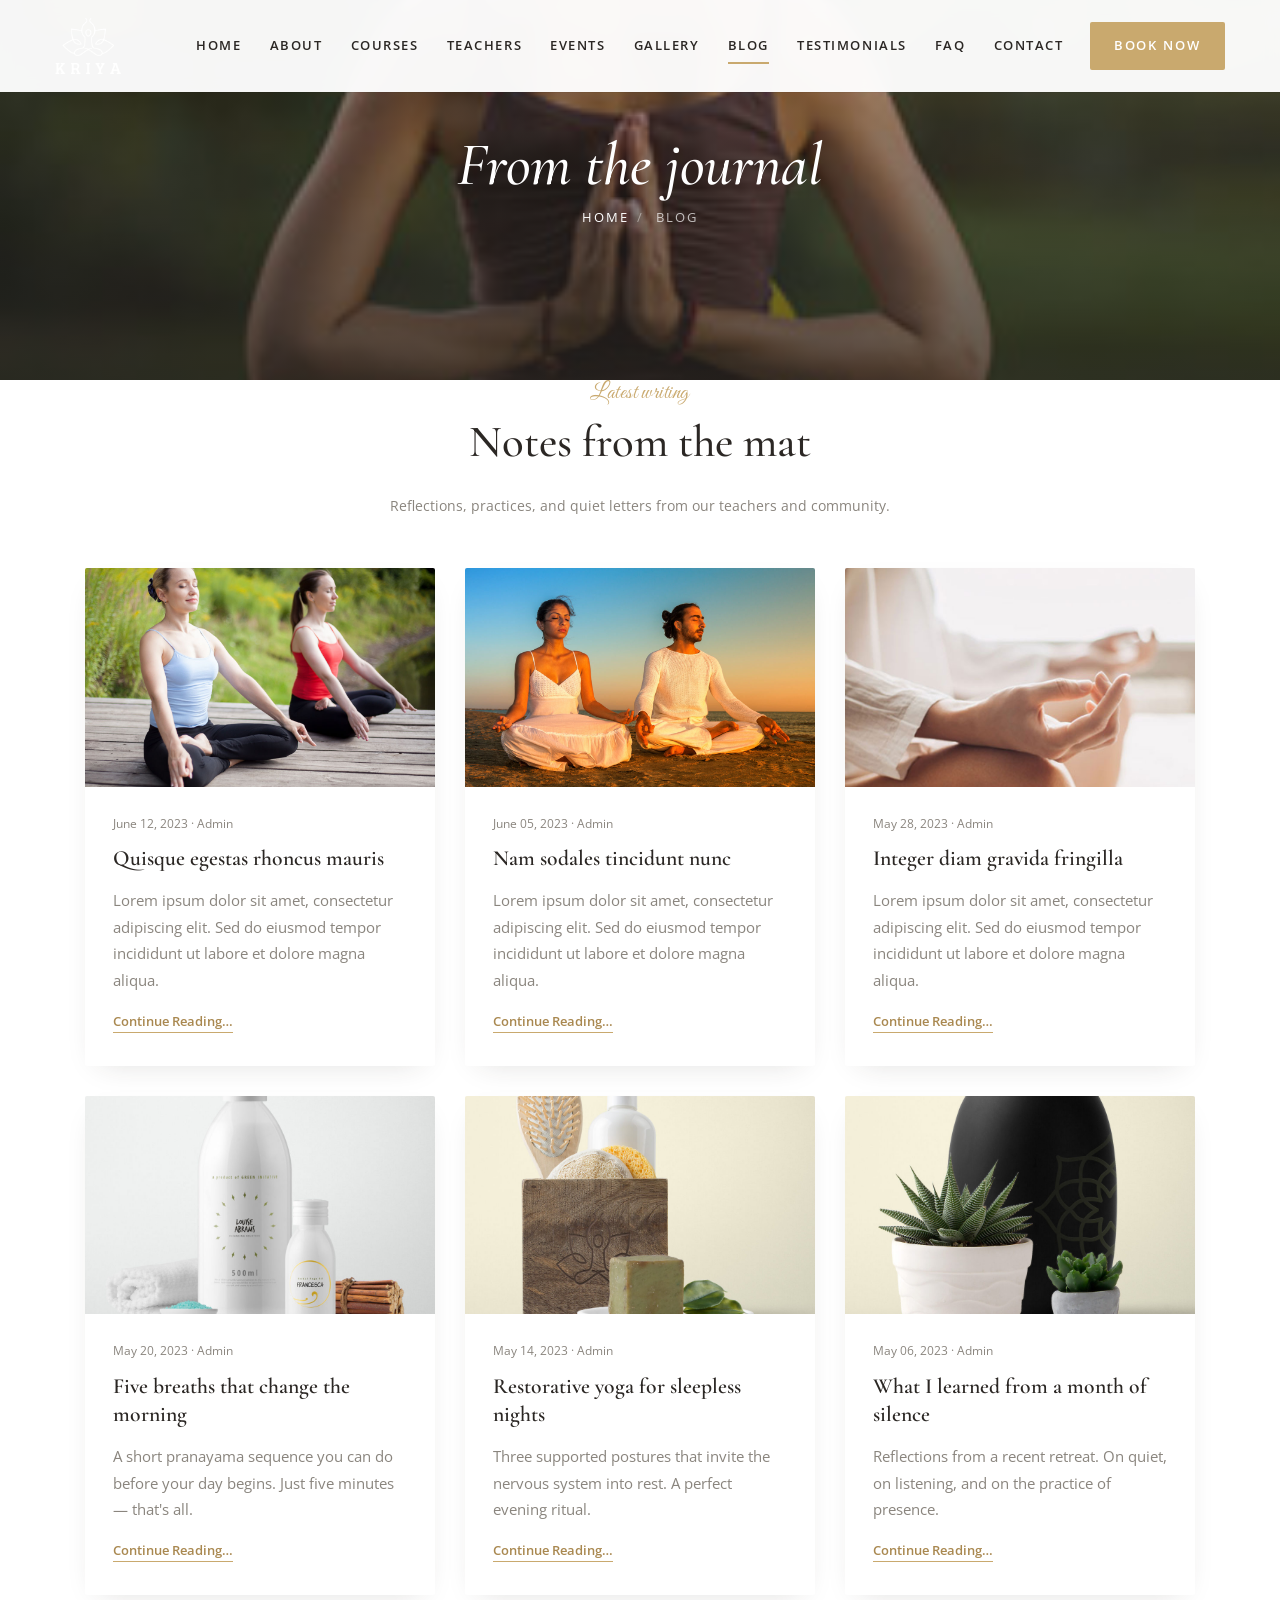
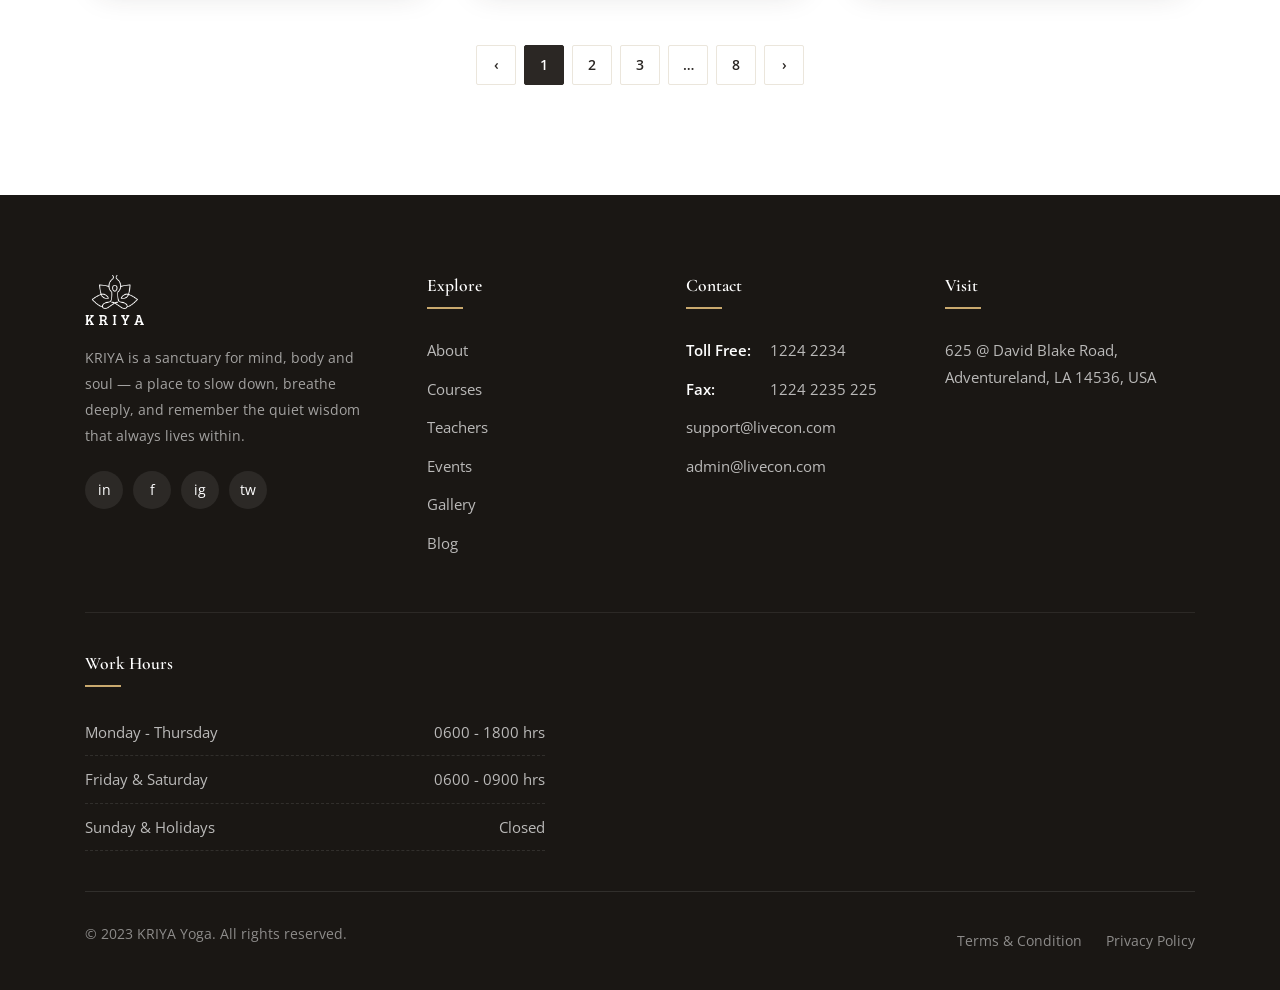
<file: blog.html>
<!DOCTYPE html>
<html lang="en">
<head>
    <meta charset="UTF-8">
    <meta name="viewport" content="width=device-width, initial-scale=1.0">
    <title>Blog — KRIYA Yoga</title>
    <link rel="preconnect" href="https://fonts.googleapis.com">
    <link rel="preconnect" href="https://fonts.gstatic.com" crossorigin>
    <link href="https://fonts.googleapis.com/css2?family=Cormorant+Garamond:ital,wght@0,400;0,500;0,600;0,700;1,400&family=Dancing+Script:wght@500;600;700&family=Great+Vibes&family=Open+Sans:wght@300;400;500;600;700;800&family=Playfair+Display:ital,wght@0,400;0,500;0,700;1,400&display=swap" rel="stylesheet">
    <link rel="stylesheet" href="css/style.css">
    <link rel="stylesheet" href="css/animations.css">
    <link rel="stylesheet" href="css/responsive.css">
</head>
<body>

<div id="preloader" class="preloader"><img src="assets/preloader.gif" alt="Loading..."></div>

<header class="site-header" id="siteHeader">
    <div class="header-inner container">
        <a href="index.html" class="logo"><img src="images/logo.png" alt="KRIYA Yoga"></a>
        <button class="nav-toggle" id="navToggle" aria-label="Toggle menu" aria-expanded="false"><span></span><span></span><span></span></button>
        <nav class="primary-nav" id="primaryNav">
            <ul class="nav-list">
                <li><a href="index.html">Home</a></li>
                <li><a href="about.html">About</a></li>
                <li><a href="courses.html">Courses</a></li>
                <li><a href="teachers.html">Teachers</a></li>
                <li><a href="events.html">Events</a></li>
                <li><a href="gallery.html">Gallery</a></li>
                <li class="active"><a href="blog.html">Blog</a></li>
                <li><a href="testimonials.html">Testimonials</a></li>
                <li><a href="faq.html">FAQ</a></li>
                <li><a href="contact.html">Contact</a></li>
                <li><a href="contact.html" class="btn-nav">Book Now</a></li>
            </ul>
        </nav>
    </div>
</header>

<main id="main">

<section class="page-banner" style="background-image:url('images/hero/hero-1.jpg')">
    <div class="page-banner-inner">
        <h1>From the journal</h1>
        <div class="breadcrumb"><a href="index.html">Home</a><span class="sep">/</span> Blog</div>
    </div>
</section>

<section class="recent-blogs" style="padding-top: 0;">
    <div class="container">
        <div class="section-head text-center">
            <span class="eyebrow">Latest writing</span>
            <h2>Notes from the mat</h2>
            <p class="section-lead">Reflections, practices, and quiet letters from our teachers and community.</p>
        </div>
        <div class="blogs-grid">
            <article class="blog-card">
                <a href="#" class="blog-image"><img src="images/blog/blog-1.jpg" alt=""></a>
                <div class="blog-body">
                    <span class="blog-meta">June 12, 2023 · Admin</span>
                    <h3><a href="#">Quisque egestas rhoncus mauris</a></h3>
                    <p>Lorem ipsum dolor sit amet, consectetur adipiscing elit. Sed do eiusmod tempor incididunt ut labore et dolore magna aliqua.</p>
                    <a href="#" class="blog-link">Continue Reading…</a>
                </div>
            </article>
            <article class="blog-card">
                <a href="#" class="blog-image"><img src="images/blog/blog-2.jpg" alt=""></a>
                <div class="blog-body">
                    <span class="blog-meta">June 05, 2023 · Admin</span>
                    <h3><a href="#">Nam sodales tincidunt nunc</a></h3>
                    <p>Lorem ipsum dolor sit amet, consectetur adipiscing elit. Sed do eiusmod tempor incididunt ut labore et dolore magna aliqua.</p>
                    <a href="#" class="blog-link">Continue Reading…</a>
                </div>
            </article>
            <article class="blog-card">
                <a href="#" class="blog-image"><img src="images/blog/blog-3.jpg" alt=""></a>
                <div class="blog-body">
                    <span class="blog-meta">May 28, 2023 · Admin</span>
                    <h3><a href="#">Integer diam gravida fringilla</a></h3>
                    <p>Lorem ipsum dolor sit amet, consectetur adipiscing elit. Sed do eiusmod tempor incididunt ut labore et dolore magna aliqua.</p>
                    <a href="#" class="blog-link">Continue Reading…</a>
                </div>
            </article>
            <article class="blog-card">
                <a href="#" class="blog-image"><img src="images/gallery/gallery-1.jpg" alt=""></a>
                <div class="blog-body">
                    <span class="blog-meta">May 20, 2023 · Admin</span>
                    <h3><a href="#">Five breaths that change the morning</a></h3>
                    <p>A short pranayama sequence you can do before your day begins. Just five minutes — that's all.</p>
                    <a href="#" class="blog-link">Continue Reading…</a>
                </div>
            </article>
            <article class="blog-card">
                <a href="#" class="blog-image"><img src="images/gallery/gallery-2.jpg" alt=""></a>
                <div class="blog-body">
                    <span class="blog-meta">May 14, 2023 · Admin</span>
                    <h3><a href="#">Restorative yoga for sleepless nights</a></h3>
                    <p>Three supported postures that invite the nervous system into rest. A perfect evening ritual.</p>
                    <a href="#" class="blog-link">Continue Reading…</a>
                </div>
            </article>
            <article class="blog-card">
                <a href="#" class="blog-image"><img src="images/gallery/gallery-3.jpg" alt=""></a>
                <div class="blog-body">
                    <span class="blog-meta">May 06, 2023 · Admin</span>
                    <h3><a href="#">What I learned from a month of silence</a></h3>
                    <p>Reflections from a recent retreat. On quiet, on listening, and on the practice of presence.</p>
                    <a href="#" class="blog-link">Continue Reading…</a>
                </div>
            </article>
        </div>

        <div class="pagination">
            <a href="#" aria-label="Previous">‹</a>
            <span class="active">1</span>
            <a href="#">2</a>
            <a href="#">3</a>
            <a href="#">…</a>
            <a href="#">8</a>
            <a href="#" aria-label="Next">›</a>
        </div>
    </div>
</section>

</main>

<footer class="site-footer" id="footer">
    <div class="container">
        <div class="footer-grid">
            <div class="footer-col footer-brand">
                <a href="index.html" class="footer-logo"><img src="images/logo.png" alt="KRIYA"></a>
                <p>KRIYA is a sanctuary for mind, body and soul — a place to slow down, breathe deeply, and remember the quiet wisdom that always lives within.</p>
                <div class="social-icons"><a href="#" aria-label="LinkedIn">in</a><a href="#" aria-label="Facebook">f</a><a href="#" aria-label="Instagram">ig</a><a href="#" aria-label="Twitter">tw</a></div>
            </div>
            <div class="footer-col"><h4>Explore</h4><ul class="contact-list"><li><a href="about.html">About</a></li><li><a href="courses.html">Courses</a></li><li><a href="teachers.html">Teachers</a></li><li><a href="events.html">Events</a></li><li><a href="gallery.html">Gallery</a></li><li><a href="blog.html">Blog</a></li></ul></div>
            <div class="footer-col"><h4>Contact</h4><ul class="contact-list"><li><strong>Toll Free:</strong> 1224 2234</li><li><strong>Fax:</strong> 1224 2235 225</li><li><a href="mailto:support@livecon.com">support@livecon.com</a></li><li><a href="mailto:admin@livecon.com">admin@livecon.com</a></li></ul></div>
            <div class="footer-col"><h4>Visit</h4><ul class="contact-list"><li>625 @ David Blake Road,<br>Adventureland, LA 14536, USA</li></ul></div>
        </div>
        <div class="work-hours">
            <h4>Work Hours</h4>
            <ul>
                <li><span>Monday - Thursday</span><span>0600 - 1800 hrs</span></li>
                <li><span>Friday &amp; Saturday</span><span>0600 - 0900 hrs</span></li>
                <li><span>Sunday &amp; Holidays</span><span>Closed</span></li>
            </ul>
        </div>
        <div class="footer-bottom">
            <p>© 2023 KRIYA Yoga. All rights reserved.</p>
            <ul class="footer-links"><li><a href="#">Terms &amp; Condition</a></li><li><a href="#">Privacy Policy</a></li></ul>
        </div>
    </div>
</footer>

<button class="back-to-top" id="backToTop" aria-label="Back to top">↑</button>

<script src="js/main.js"></script>
<script src="js/slider.js"></script>
<script src="js/gallery.js"></script>
</body>
</html>
</file>
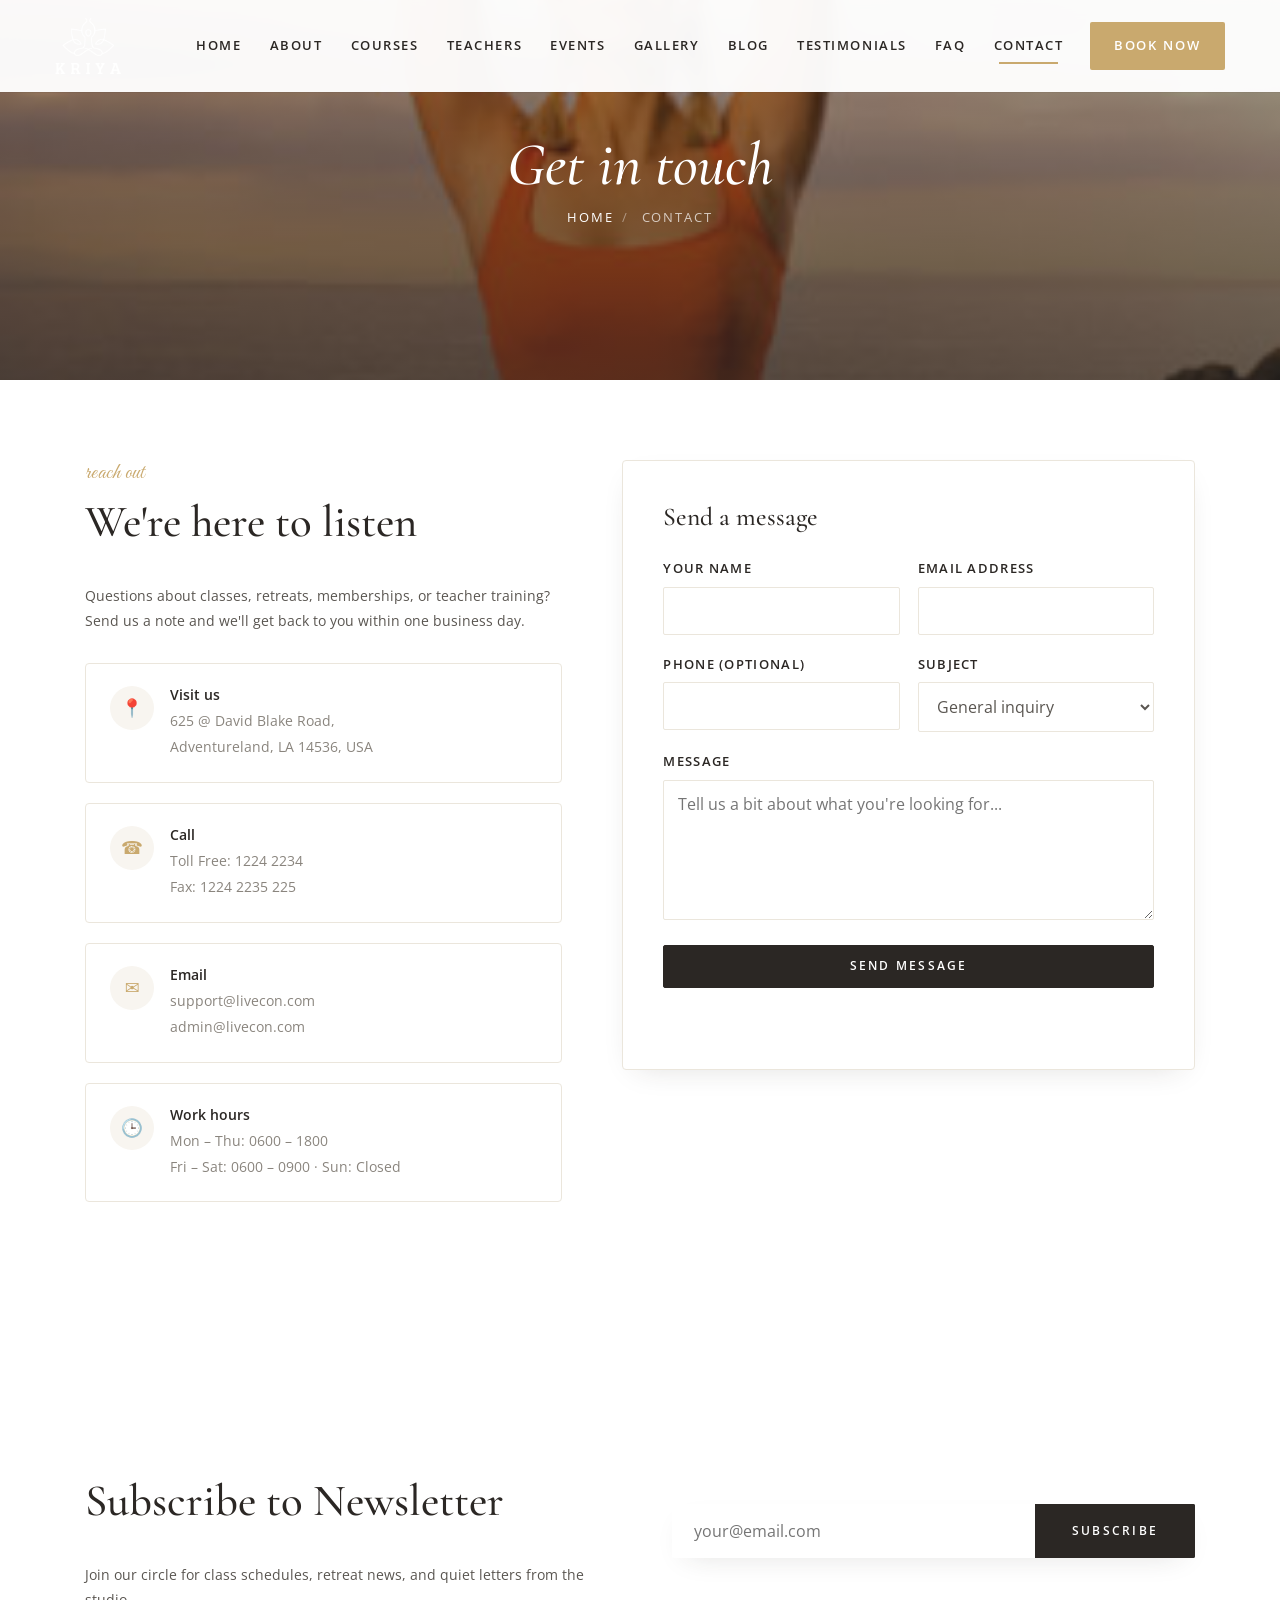
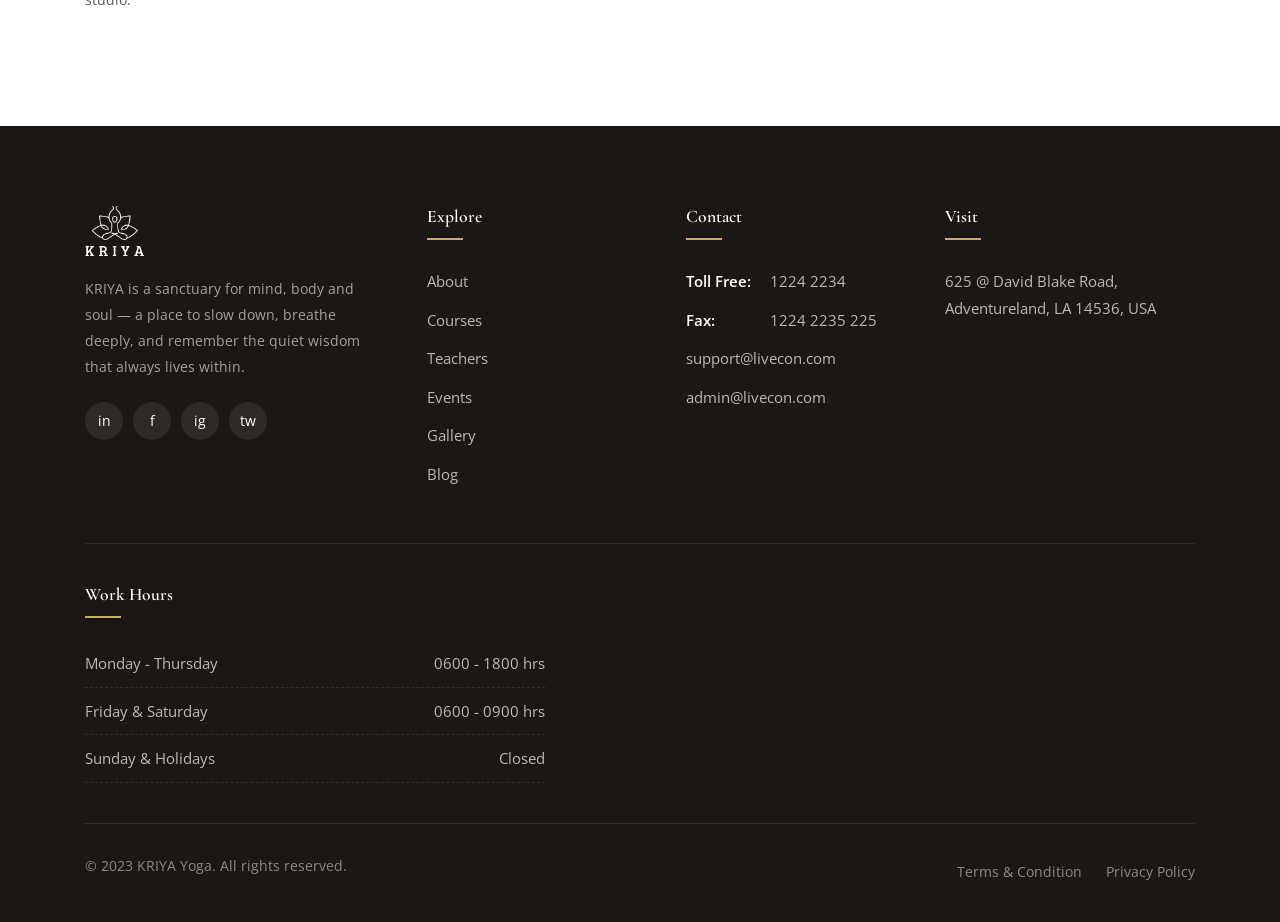
<file: contact.html>
<!DOCTYPE html>
<html lang="en">
<head>
    <meta charset="UTF-8">
    <meta name="viewport" content="width=device-width, initial-scale=1.0">
    <title>Contact — KRIYA Yoga</title>
    <link rel="preconnect" href="https://fonts.googleapis.com">
    <link rel="preconnect" href="https://fonts.gstatic.com" crossorigin>
    <link href="https://fonts.googleapis.com/css2?family=Cormorant+Garamond:ital,wght@0,400;0,500;0,600;0,700;1,400&family=Dancing+Script:wght@500;600;700&family=Great+Vibes&family=Open+Sans:wght@300;400;500;600;700;800&family=Playfair+Display:ital,wght@0,400;0,500;0,700;1,400&display=swap" rel="stylesheet">
    <link rel="stylesheet" href="css/style.css">
    <link rel="stylesheet" href="css/animations.css">
    <link rel="stylesheet" href="css/responsive.css">
</head>
<body>

<div id="preloader" class="preloader"><img src="assets/preloader.gif" alt="Loading..."></div>

<header class="site-header" id="siteHeader">
    <div class="header-inner container">
        <a href="index.html" class="logo"><img src="images/logo.png" alt="KRIYA Yoga"></a>
        <button class="nav-toggle" id="navToggle" aria-label="Toggle menu" aria-expanded="false"><span></span><span></span><span></span></button>
        <nav class="primary-nav" id="primaryNav">
            <ul class="nav-list">
                <li><a href="index.html">Home</a></li>
                <li><a href="about.html">About</a></li>
                <li><a href="courses.html">Courses</a></li>
                <li><a href="teachers.html">Teachers</a></li>
                <li><a href="events.html">Events</a></li>
                <li><a href="gallery.html">Gallery</a></li>
                <li><a href="blog.html">Blog</a></li>
                <li><a href="testimonials.html">Testimonials</a></li>
                <li><a href="faq.html">FAQ</a></li>
                <li class="active"><a href="contact.html">Contact</a></li>
                <li><a href="contact.html" class="btn-nav">Book Now</a></li>
            </ul>
        </nav>
    </div>
</header>

<main id="main">

<section class="page-banner" style="background-image:url('images/hero/hero-4.jpg')">
    <div class="page-banner-inner">
        <h1>Get in touch</h1>
        <div class="breadcrumb"><a href="index.html">Home</a><span class="sep">/</span> Contact</div>
    </div>
</section>

<section style="padding-top: 80px;">
    <div class="container">
        <div class="contact-grid">
            <div>
                <span class="eyebrow">reach out</span>
                <h2>We're here to listen</h2>
                <p>Questions about classes, retreats, memberships, or teacher training? Send us a note and we'll get back to you within one business day.</p>

                <div class="contact-info-cards">
                    <div class="contact-card">
                        <span class="ic">📍</span>
                        <div>
                            <h4>Visit us</h4>
                            <p>625 @ David Blake Road,<br>Adventureland, LA 14536, USA</p>
                        </div>
                    </div>
                    <div class="contact-card">
                        <span class="ic">☎</span>
                        <div>
                            <h4>Call</h4>
                            <p>Toll Free: 1224 2234<br>Fax: 1224 2235 225</p>
                        </div>
                    </div>
                    <div class="contact-card">
                        <span class="ic">✉</span>
                        <div>
                            <h4>Email</h4>
                            <p>support@livecon.com<br>admin@livecon.com</p>
                        </div>
                    </div>
                    <div class="contact-card">
                        <span class="ic">🕒</span>
                        <div>
                            <h4>Work hours</h4>
                            <p>Mon – Thu: 0600 – 1800<br>Fri – Sat: 0600 – 0900 · Sun: Closed</p>
                        </div>
                    </div>
                </div>

                <div class="social-icons" style="margin-top: 24px;">
                    <a href="#" aria-label="LinkedIn">in</a>
                    <a href="#" aria-label="Facebook">f</a>
                    <a href="#" aria-label="Instagram">ig</a>
                    <a href="#" aria-label="Twitter">tw</a>
                </div>
            </div>

            <form class="contact-form" id="contactForm" novalidate>
                <h3 style="font-family: var(--font-serif); font-weight: 500; font-size: 1.6rem; margin-bottom: 24px;">Send a message</h3>
                <div class="form-grid">
                    <div>
                        <label for="name">Your name</label>
                        <input type="text" id="name" name="name" required>
                    </div>
                    <div>
                        <label for="email">Email address</label>
                        <input type="email" id="email" name="email" required>
                    </div>
                    <div>
                        <label for="phone">Phone (optional)</label>
                        <input type="tel" id="phone" name="phone">
                    </div>
                    <div>
                        <label for="subject">Subject</label>
                        <select id="subject" name="subject">
                            <option>General inquiry</option>
                            <option>Class booking</option>
                            <option>Private session</option>
                            <option>Retreat</option>
                            <option>Teacher training</option>
                            <option>Press &amp; partnership</option>
                        </select>
                    </div>
                    <div class="full">
                        <label for="message">Message</label>
                        <textarea id="message" name="message" placeholder="Tell us a bit about what you're looking for..." required></textarea>
                    </div>
                    <div class="full">
                        <button type="submit" class="btn btn-primary" style="width: 100%;">Send Message</button>
                        <p class="form-status" id="contactStatus" aria-live="polite" style="margin-top: 14px;"></p>
                    </div>
                </div>
            </form>
        </div>
    </div>
</section>

<section class="newsletter" id="newsletter">
    <div class="container two-col align-center">
        <div class="newsletter-text">
            <h2>Subscribe to Newsletter</h2>
            <p>Join our circle for class schedules, retreat news, and quiet letters from the studio.</p>
        </div>
        <form class="newsletter-form" id="newsletterForm" novalidate>
            <div class="form-row">
                <input type="email" name="email" placeholder="your@email.com" aria-label="Email address" required>
                <button type="submit" class="btn btn-primary">Subscribe</button>
            </div>
            <p class="form-status" id="formStatus" aria-live="polite"></p>
        </form>
    </div>
</section>

</main>

<footer class="site-footer" id="footer">
    <div class="container">
        <div class="footer-grid">
            <div class="footer-col footer-brand">
                <a href="index.html" class="footer-logo"><img src="images/logo.png" alt="KRIYA"></a>
                <p>KRIYA is a sanctuary for mind, body and soul — a place to slow down, breathe deeply, and remember the quiet wisdom that always lives within.</p>
                <div class="social-icons"><a href="#" aria-label="LinkedIn">in</a><a href="#" aria-label="Facebook">f</a><a href="#" aria-label="Instagram">ig</a><a href="#" aria-label="Twitter">tw</a></div>
            </div>
            <div class="footer-col"><h4>Explore</h4><ul class="contact-list"><li><a href="about.html">About</a></li><li><a href="courses.html">Courses</a></li><li><a href="teachers.html">Teachers</a></li><li><a href="events.html">Events</a></li><li><a href="gallery.html">Gallery</a></li><li><a href="blog.html">Blog</a></li></ul></div>
            <div class="footer-col"><h4>Contact</h4><ul class="contact-list"><li><strong>Toll Free:</strong> 1224 2234</li><li><strong>Fax:</strong> 1224 2235 225</li><li><a href="mailto:support@livecon.com">support@livecon.com</a></li><li><a href="mailto:admin@livecon.com">admin@livecon.com</a></li></ul></div>
            <div class="footer-col"><h4>Visit</h4><ul class="contact-list"><li>625 @ David Blake Road,<br>Adventureland, LA 14536, USA</li></ul></div>
        </div>
        <div class="work-hours">
            <h4>Work Hours</h4>
            <ul>
                <li><span>Monday - Thursday</span><span>0600 - 1800 hrs</span></li>
                <li><span>Friday &amp; Saturday</span><span>0600 - 0900 hrs</span></li>
                <li><span>Sunday &amp; Holidays</span><span>Closed</span></li>
            </ul>
        </div>
        <div class="footer-bottom">
            <p>© 2023 KRIYA Yoga. All rights reserved.</p>
            <ul class="footer-links"><li><a href="#">Terms &amp; Condition</a></li><li><a href="#">Privacy Policy</a></li></ul>
        </div>
    </div>
</footer>

<button class="back-to-top" id="backToTop" aria-label="Back to top">↑</button>

<script src="js/main.js"></script>
<script src="js/slider.js"></script>
<script src="js/gallery.js"></script>
<script>
    (function () {
        const form = document.getElementById('contactForm');
        const status = document.getElementById('contactStatus');
        if (!form) return;
        form.addEventListener('submit', (e) => {
            e.preventDefault();
            const name = form.querySelector('#name').value.trim();
            const email = form.querySelector('#email').value.trim();
            const message = form.querySelector('#message').value.trim();
            if (!name || !email || !message) {
                status.textContent = 'Please complete the required fields.';
                status.style.color = '#c64b3b';
                return;
            }
            if (!/^[^\s@]+@[^\s@]+\.[^\s@]+$/.test(email)) {
                status.textContent = 'Please enter a valid email address.';
                status.style.color = '#c64b3b';
                return;
            }
            status.textContent = 'Thank you, ' + name + '. We received your message and will reply soon.';
            status.style.color = '#6f8c6f';
            form.reset();
        });
    })();
</script>
</body>
</html>
</file>
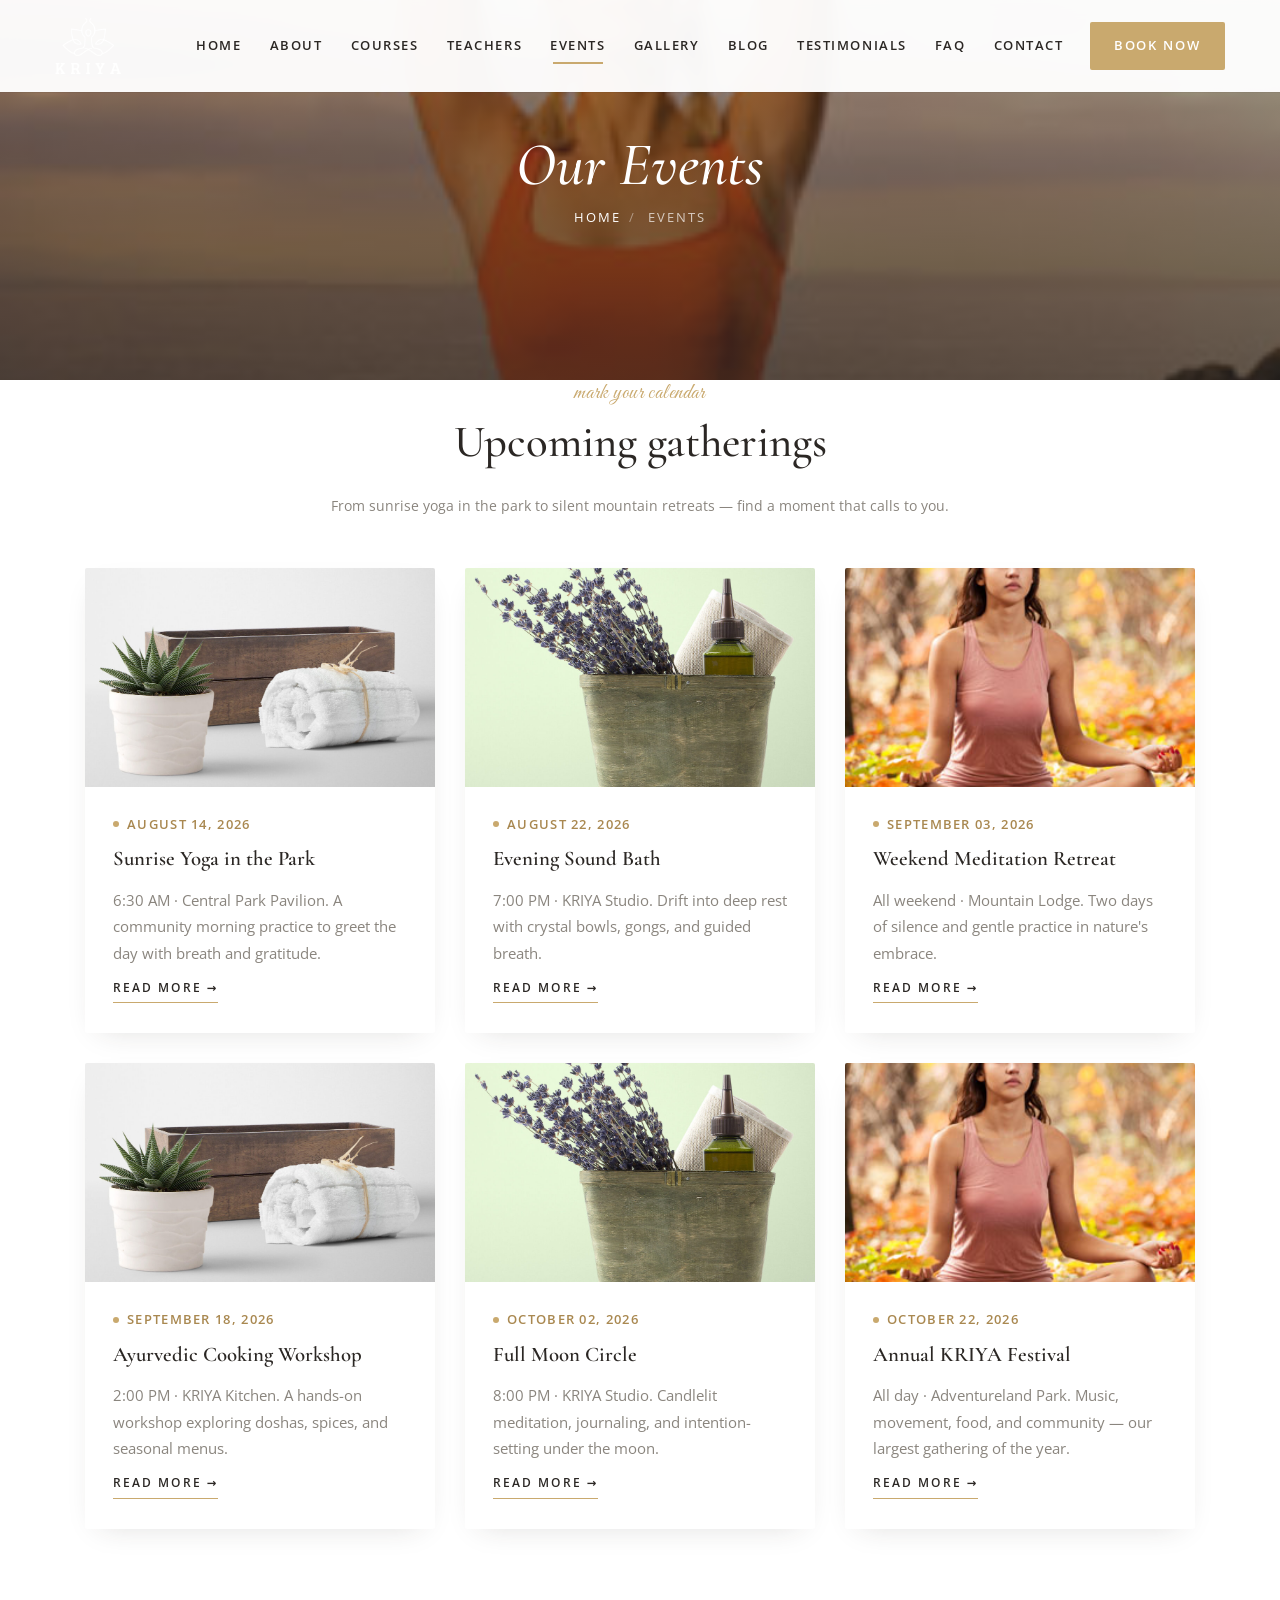
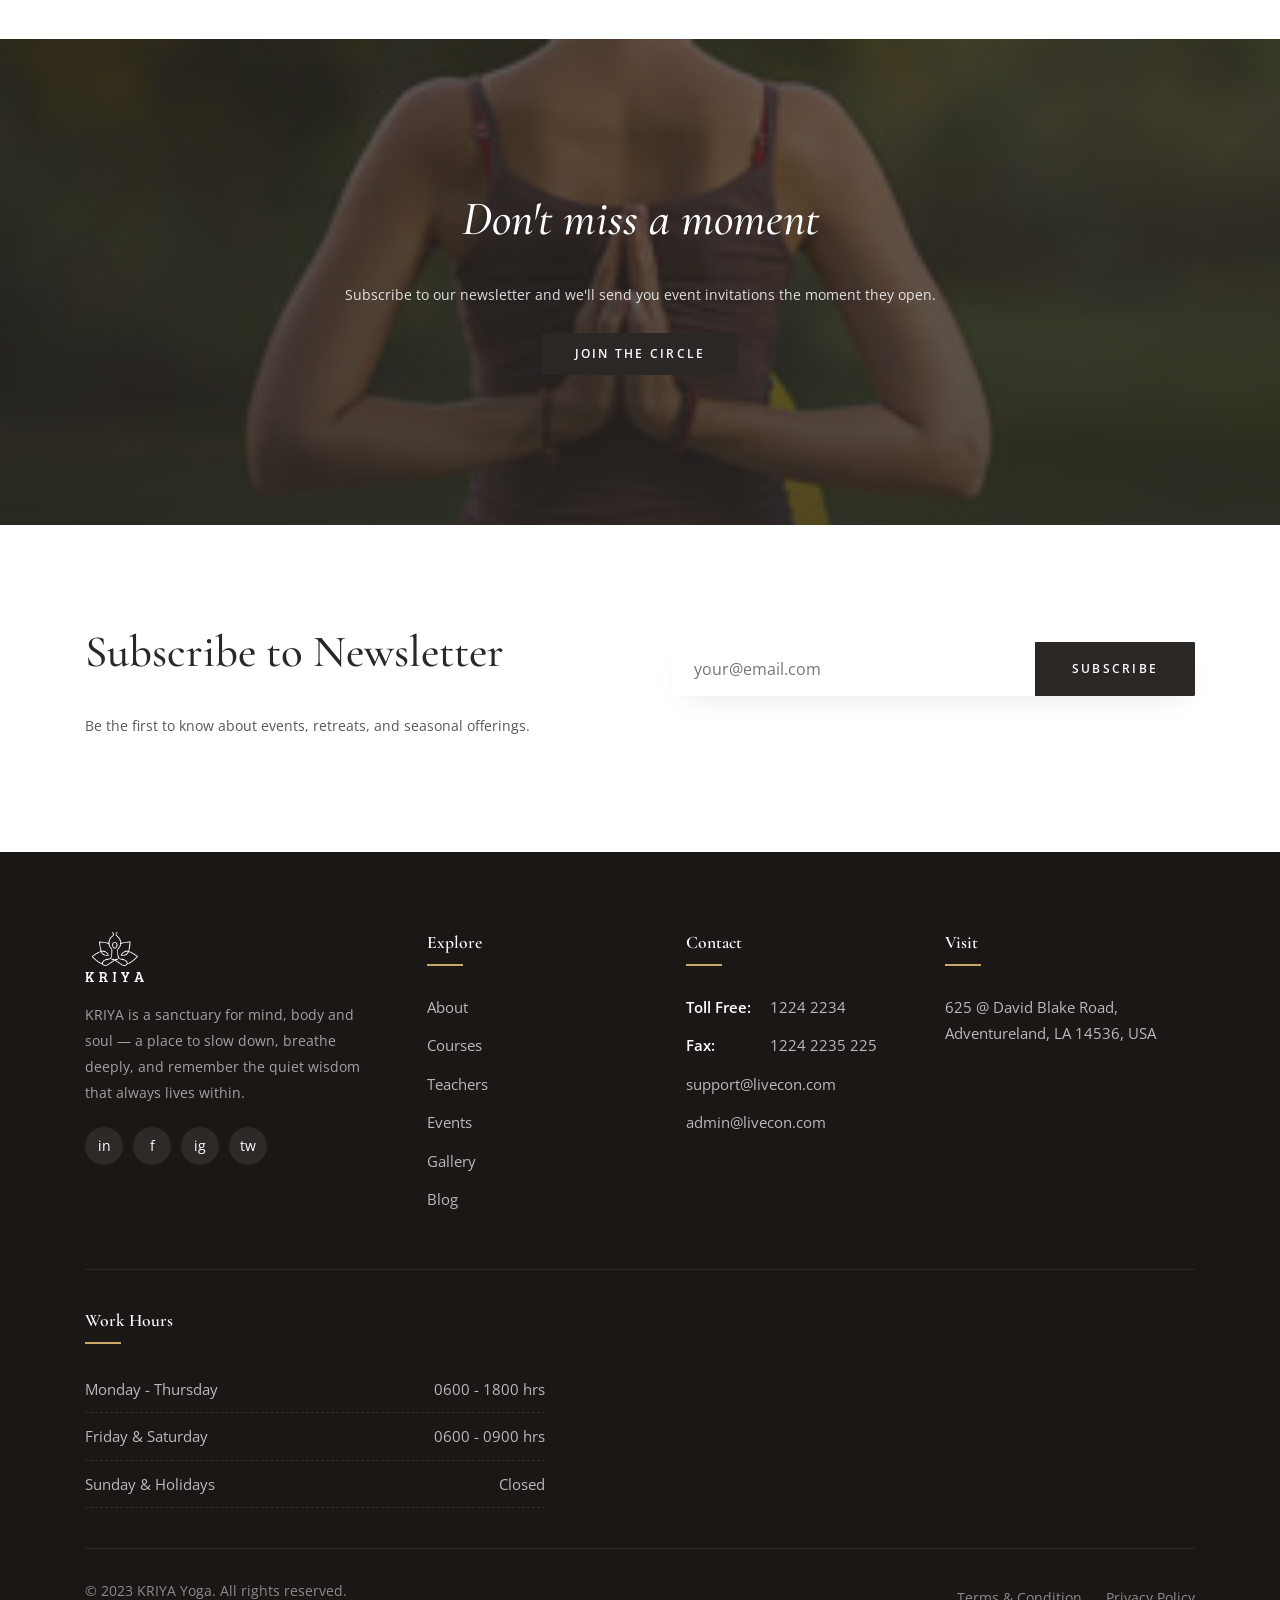
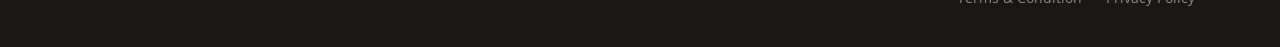
<file: events.html>
<!DOCTYPE html>
<html lang="en">
<head>
    <meta charset="UTF-8">
    <meta name="viewport" content="width=device-width, initial-scale=1.0">
    <title>Events — KRIYA Yoga</title>
    <link rel="preconnect" href="https://fonts.googleapis.com">
    <link rel="preconnect" href="https://fonts.gstatic.com" crossorigin>
    <link href="https://fonts.googleapis.com/css2?family=Cormorant+Garamond:ital,wght@0,400;0,500;0,600;0,700;1,400&family=Dancing+Script:wght@500;600;700&family=Great+Vibes&family=Open+Sans:wght@300;400;500;600;700;800&family=Playfair+Display:ital,wght@0,400;0,500;0,700;1,400&display=swap" rel="stylesheet">
    <link rel="stylesheet" href="css/style.css">
    <link rel="stylesheet" href="css/animations.css">
    <link rel="stylesheet" href="css/responsive.css">
</head>
<body>

<div id="preloader" class="preloader"><img src="assets/preloader.gif" alt="Loading..."></div>

<header class="site-header" id="siteHeader">
    <div class="header-inner container">
        <a href="index.html" class="logo"><img src="images/logo.png" alt="KRIYA Yoga"></a>
        <button class="nav-toggle" id="navToggle" aria-label="Toggle menu" aria-expanded="false"><span></span><span></span><span></span></button>
        <nav class="primary-nav" id="primaryNav">
            <ul class="nav-list">
                <li><a href="index.html">Home</a></li>
                <li><a href="about.html">About</a></li>
                <li><a href="courses.html">Courses</a></li>
                <li><a href="teachers.html">Teachers</a></li>
                <li class="active"><a href="events.html">Events</a></li>
                <li><a href="gallery.html">Gallery</a></li>
                <li><a href="blog.html">Blog</a></li>
                <li><a href="testimonials.html">Testimonials</a></li>
                <li><a href="faq.html">FAQ</a></li>
                <li><a href="contact.html">Contact</a></li>
                <li><a href="contact.html" class="btn-nav">Book Now</a></li>
            </ul>
        </nav>
    </div>
</header>

<main id="main">

<section class="page-banner" style="background-image:url('images/hero/hero-4.jpg')">
    <div class="page-banner-inner">
        <h1>Our Events</h1>
        <div class="breadcrumb"><a href="index.html">Home</a><span class="sep">/</span> Events</div>
    </div>
</section>

<section class="our-events" style="padding-top: 0;">
    <div class="container">
        <div class="section-head text-center">
            <span class="eyebrow">mark your calendar</span>
            <h2>Upcoming gatherings</h2>
            <p class="section-lead">From sunrise yoga in the park to silent mountain retreats — find a moment that calls to you.</p>
        </div>
        <div class="events-grid">
            <article class="event-card">
                <div class="event-image"><img src="images/events/event-1.jpg" alt=""></div>
                <div class="event-body">
                    <div class="event-date-row"><span class="dot"></span> August 14, 2026</div>
                    <h3>Sunrise Yoga in the Park</h3>
                    <p>6:30 AM · Central Park Pavilion. A community morning practice to greet the day with breath and gratitude.</p>
                    <a href="contact.html" class="read-more">read more <span>→</span></a>
                </div>
            </article>
            <article class="event-card">
                <div class="event-image"><img src="images/events/event-2.jpg" alt=""></div>
                <div class="event-body">
                    <div class="event-date-row"><span class="dot"></span> August 22, 2026</div>
                    <h3>Evening Sound Bath</h3>
                    <p>7:00 PM · KRIYA Studio. Drift into deep rest with crystal bowls, gongs, and guided breath.</p>
                    <a href="contact.html" class="read-more">read more <span>→</span></a>
                </div>
            </article>
            <article class="event-card">
                <div class="event-image"><img src="images/events/event-3.jpg" alt=""></div>
                <div class="event-body">
                    <div class="event-date-row"><span class="dot"></span> September 03, 2026</div>
                    <h3>Weekend Meditation Retreat</h3>
                    <p>All weekend · Mountain Lodge. Two days of silence and gentle practice in nature's embrace.</p>
                    <a href="contact.html" class="read-more">read more <span>→</span></a>
                </div>
            </article>
            <article class="event-card">
                <div class="event-image"><img src="images/events/event-1.jpg" alt=""></div>
                <div class="event-body">
                    <div class="event-date-row"><span class="dot"></span> September 18, 2026</div>
                    <h3>Ayurvedic Cooking Workshop</h3>
                    <p>2:00 PM · KRIYA Kitchen. A hands-on workshop exploring doshas, spices, and seasonal menus.</p>
                    <a href="contact.html" class="read-more">read more <span>→</span></a>
                </div>
            </article>
            <article class="event-card">
                <div class="event-image"><img src="images/events/event-2.jpg" alt=""></div>
                <div class="event-body">
                    <div class="event-date-row"><span class="dot"></span> October 02, 2026</div>
                    <h3>Full Moon Circle</h3>
                    <p>8:00 PM · KRIYA Studio. Candlelit meditation, journaling, and intention-setting under the moon.</p>
                    <a href="contact.html" class="read-more">read more <span>→</span></a>
                </div>
            </article>
            <article class="event-card">
                <div class="event-image"><img src="images/events/event-3.jpg" alt=""></div>
                <div class="event-body">
                    <div class="event-date-row"><span class="dot"></span> October 22, 2026</div>
                    <h3>Annual KRIYA Festival</h3>
                    <p>All day · Adventureland Park. Music, movement, food, and community — our largest gathering of the year.</p>
                    <a href="contact.html" class="read-more">read more <span>→</span></a>
                </div>
            </article>
        </div>
    </div>
</section>

<section class="cta-banner promo-1">
    <div class="banner-overlay"></div>
    <div class="container text-center banner-inner">
        <h2 class="display-heading">Don't miss a moment</h2>
        <p>Subscribe to our newsletter and we'll send you event invitations the moment they open.</p>
        <a href="#newsletter" class="btn btn-primary">Join the Circle</a>
    </div>
</section>

<section class="newsletter" id="newsletter">
    <div class="container two-col align-center">
        <div class="newsletter-text">
            <h2>Subscribe to Newsletter</h2>
            <p>Be the first to know about events, retreats, and seasonal offerings.</p>
        </div>
        <form class="newsletter-form" id="newsletterForm" novalidate>
            <div class="form-row">
                <input type="email" name="email" placeholder="your@email.com" aria-label="Email address" required>
                <button type="submit" class="btn btn-primary">Subscribe</button>
            </div>
            <p class="form-status" id="formStatus" aria-live="polite"></p>
        </form>
    </div>
</section>

</main>

<footer class="site-footer" id="footer">
    <div class="container">
        <div class="footer-grid">
            <div class="footer-col footer-brand">
                <a href="index.html" class="footer-logo"><img src="images/logo.png" alt="KRIYA"></a>
                <p>KRIYA is a sanctuary for mind, body and soul — a place to slow down, breathe deeply, and remember the quiet wisdom that always lives within.</p>
                <div class="social-icons"><a href="#" aria-label="LinkedIn">in</a><a href="#" aria-label="Facebook">f</a><a href="#" aria-label="Instagram">ig</a><a href="#" aria-label="Twitter">tw</a></div>
            </div>
            <div class="footer-col"><h4>Explore</h4><ul class="contact-list"><li><a href="about.html">About</a></li><li><a href="courses.html">Courses</a></li><li><a href="teachers.html">Teachers</a></li><li><a href="events.html">Events</a></li><li><a href="gallery.html">Gallery</a></li><li><a href="blog.html">Blog</a></li></ul></div>
            <div class="footer-col"><h4>Contact</h4><ul class="contact-list"><li><strong>Toll Free:</strong> 1224 2234</li><li><strong>Fax:</strong> 1224 2235 225</li><li><a href="mailto:support@livecon.com">support@livecon.com</a></li><li><a href="mailto:admin@livecon.com">admin@livecon.com</a></li></ul></div>
            <div class="footer-col"><h4>Visit</h4><ul class="contact-list"><li>625 @ David Blake Road,<br>Adventureland, LA 14536, USA</li></ul></div>
        </div>
        <div class="work-hours">
            <h4>Work Hours</h4>
            <ul>
                <li><span>Monday - Thursday</span><span>0600 - 1800 hrs</span></li>
                <li><span>Friday &amp; Saturday</span><span>0600 - 0900 hrs</span></li>
                <li><span>Sunday &amp; Holidays</span><span>Closed</span></li>
            </ul>
        </div>
        <div class="footer-bottom">
            <p>© 2023 KRIYA Yoga. All rights reserved.</p>
            <ul class="footer-links"><li><a href="#">Terms &amp; Condition</a></li><li><a href="#">Privacy Policy</a></li></ul>
        </div>
    </div>
</footer>

<button class="back-to-top" id="backToTop" aria-label="Back to top">↑</button>

<script src="js/main.js"></script>
<script src="js/slider.js"></script>
<script src="js/gallery.js"></script>
</body>
</html>
</file>
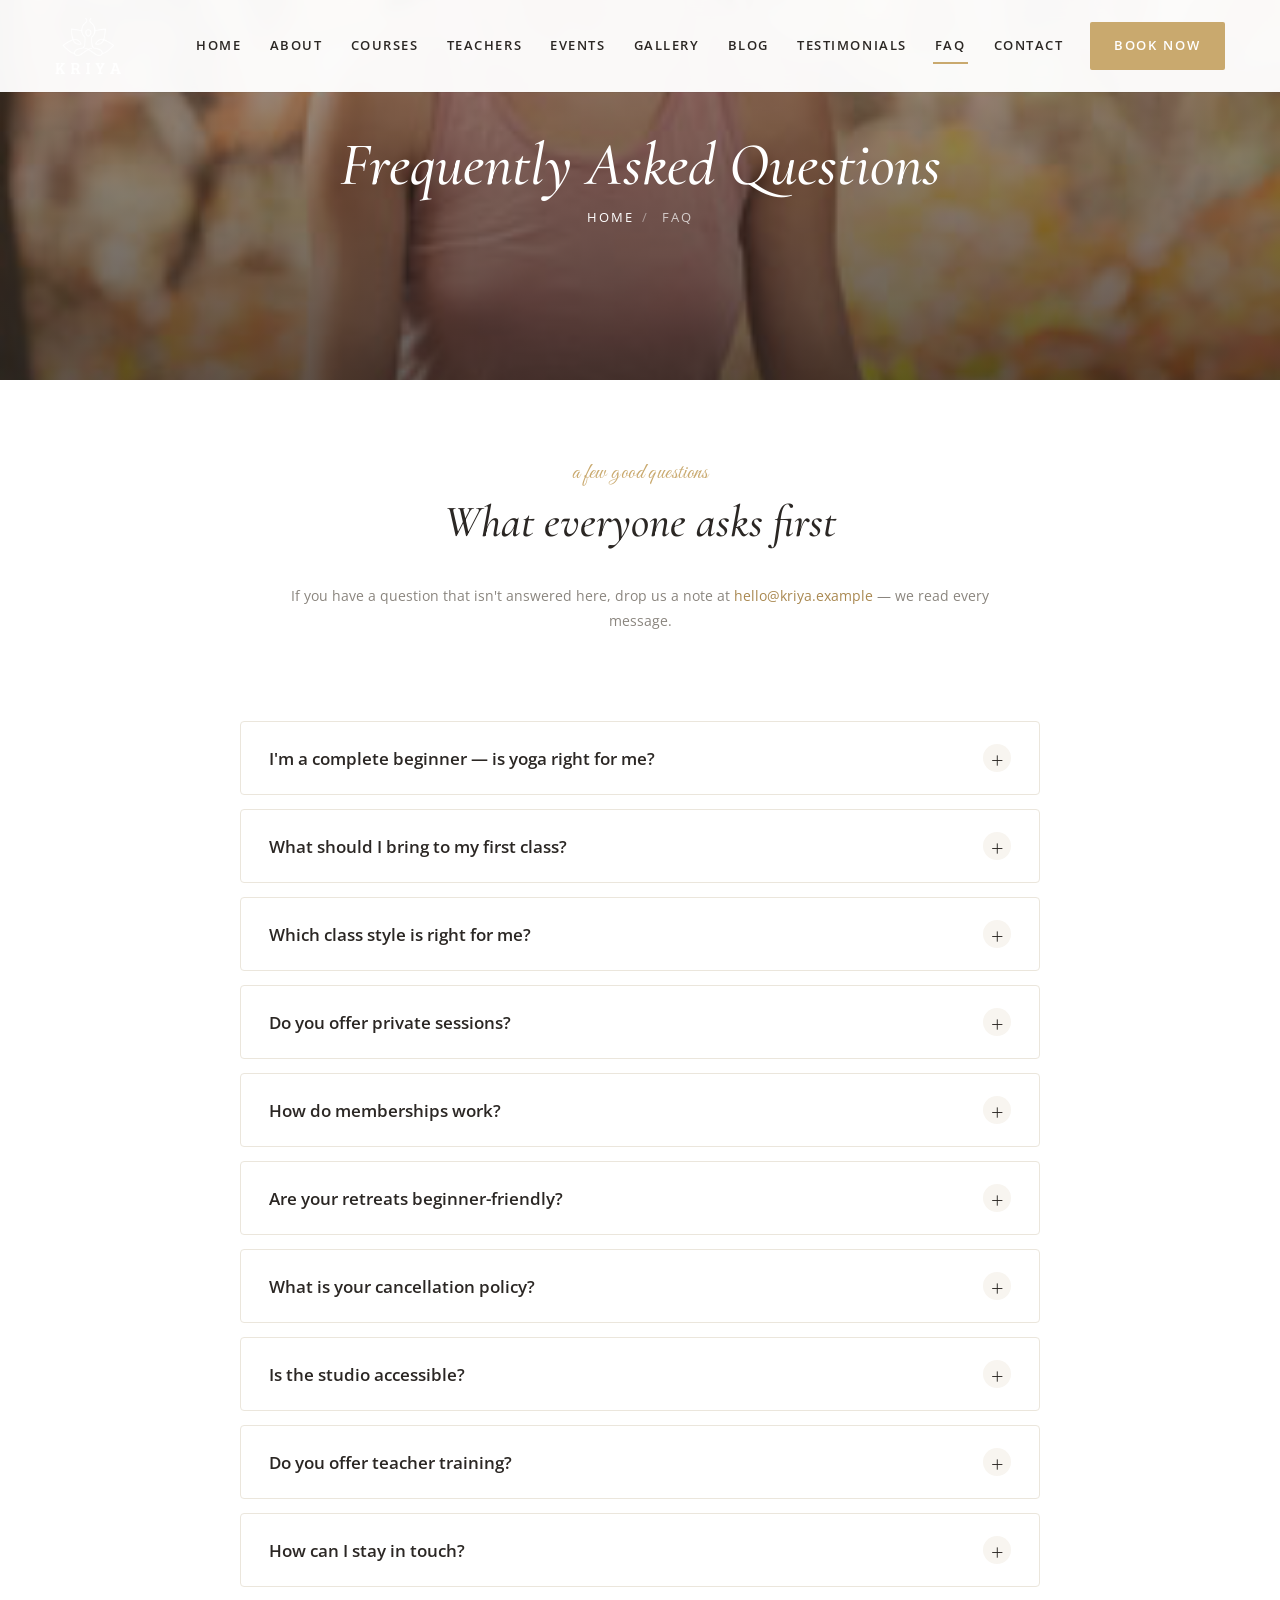
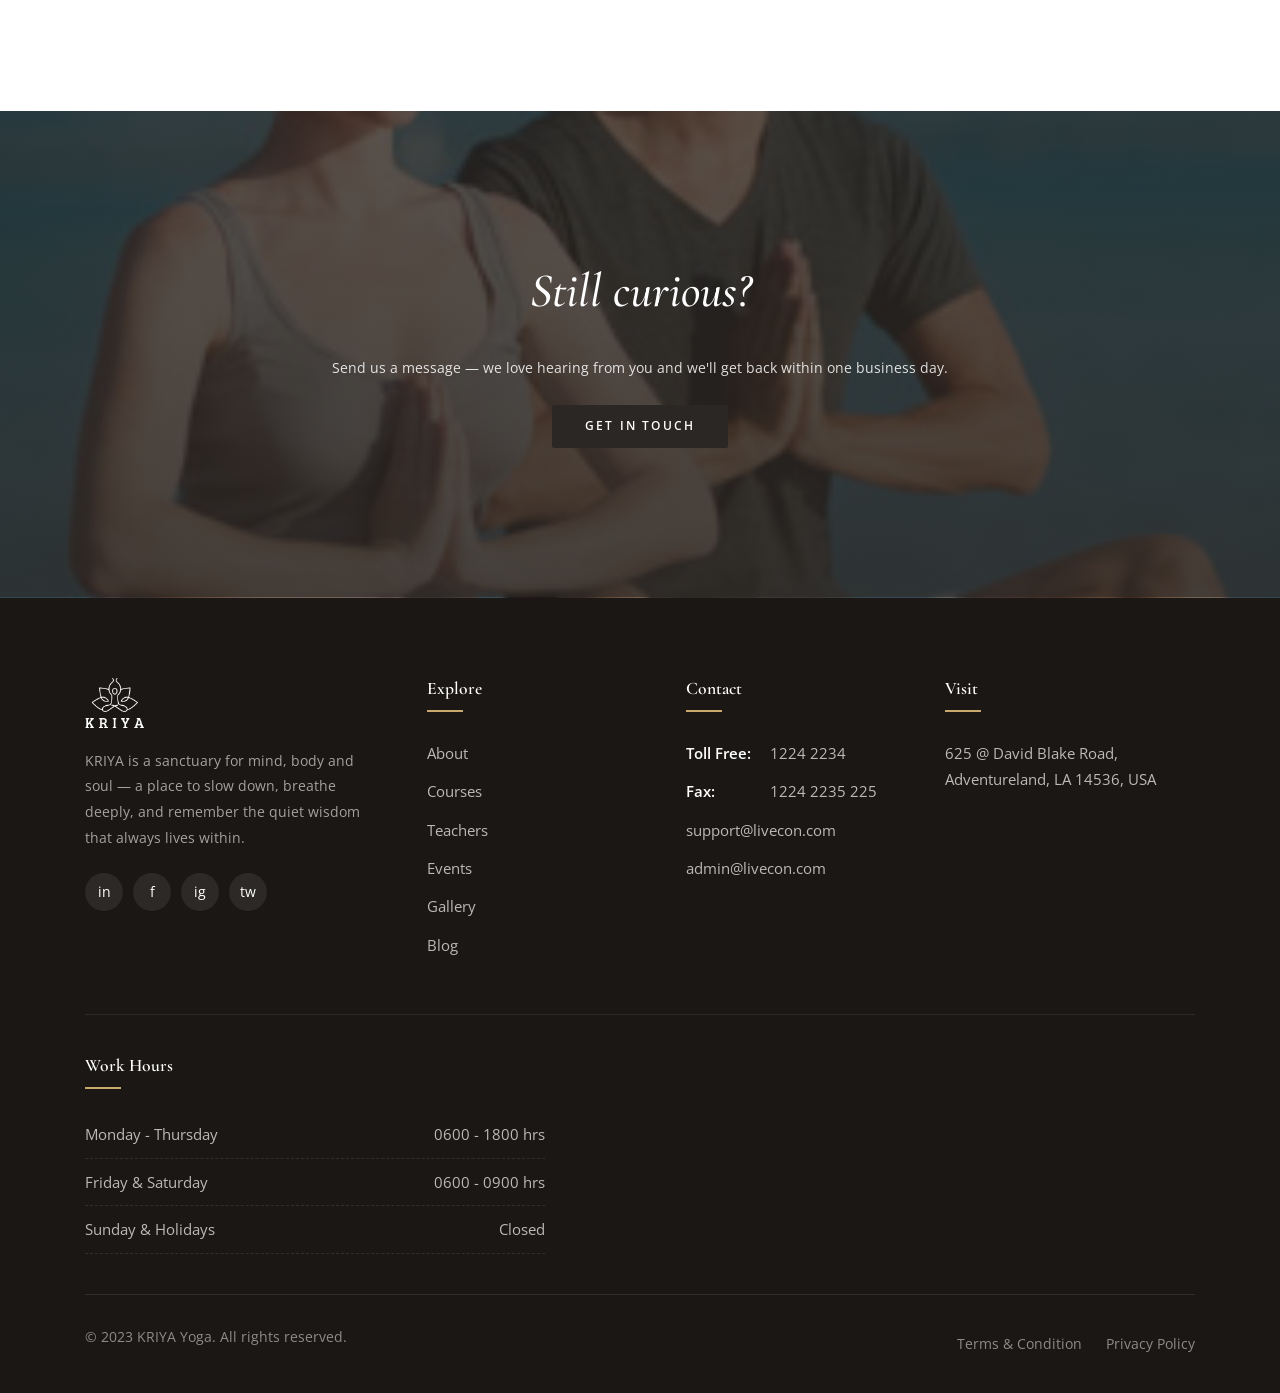
<file: faq.html>
<!DOCTYPE html>
<html lang="en">
<head>
    <meta charset="UTF-8">
    <meta name="viewport" content="width=device-width, initial-scale=1.0">
    <title>FAQ — KRIYA Yoga</title>
    <link rel="preconnect" href="https://fonts.googleapis.com">
    <link rel="preconnect" href="https://fonts.gstatic.com" crossorigin>
    <link href="https://fonts.googleapis.com/css2?family=Cormorant+Garamond:ital,wght@0,400;0,500;0,600;0,700;1,400&family=Dancing+Script:wght@500;600;700&family=Great+Vibes&family=Open+Sans:wght@300;400;500;600;700;800&family=Playfair+Display:ital,wght@0,400;0,500;0,700;1,400&display=swap" rel="stylesheet">
    <link rel="stylesheet" href="css/style.css">
    <link rel="stylesheet" href="css/animations.css">
    <link rel="stylesheet" href="css/responsive.css">
</head>
<body>

<div id="preloader" class="preloader"><img src="assets/preloader.gif" alt="Loading..."></div>

<header class="site-header" id="siteHeader">
    <div class="header-inner container">
        <a href="index.html" class="logo"><img src="images/logo.png" alt="KRIYA Yoga"></a>
        <button class="nav-toggle" id="navToggle" aria-label="Toggle menu" aria-expanded="false"><span></span><span></span><span></span></button>
        <nav class="primary-nav" id="primaryNav">
            <ul class="nav-list">
                <li><a href="index.html">Home</a></li>
                <li><a href="about.html">About</a></li>
                <li><a href="courses.html">Courses</a></li>
                <li><a href="teachers.html">Teachers</a></li>
                <li><a href="events.html">Events</a></li>
                <li><a href="gallery.html">Gallery</a></li>
                <li><a href="blog.html">Blog</a></li>
                <li><a href="testimonials.html">Testimonials</a></li>
                <li class="active"><a href="faq.html">FAQ</a></li>
                <li><a href="contact.html">Contact</a></li>
                <li><a href="contact.html" class="btn-nav">Book Now</a></li>
            </ul>
        </nav>
    </div>
</header>

<main id="main">

<section class="page-banner" style="background-image:url('images/hero/hero-3.jpg')">
    <div class="page-banner-inner">
        <h1>Frequently Asked Questions</h1>
        <div class="breadcrumb"><a href="index.html">Home</a><span class="sep">/</span> FAQ</div>
    </div>
</section>

<section class="intro-cta" style="padding: 80px 0 0;">
    <div class="container narrow text-center">
        <span class="eyebrow">a few good questions</span>
        <h2>What everyone asks first</h2>
        <p>If you have a question that isn't answered here, drop us a note at <a href="mailto:hello@kriya.example" style="color: var(--accent-dark);">hello@kriya.example</a> — we read every message.</p>
    </div>
</section>

<section style="padding-top: 60px;">
    <div class="container">
        <div class="faq-list">
            <div class="faq-item">
                <button class="faq-q" type="button"><span>I'm a complete beginner — is yoga right for me?</span><span class="toggle">+</span></button>
                <div class="faq-a"><p>Absolutely. Most people who walk through our doors are complete beginners, and our Foundations of Yoga course is built for exactly that. Our teachers will meet you where you are, and every pose has modifications. There is no such thing as "not flexible enough" or "not ready" — the practice meets you.</p></div>
            </div>
            <div class="faq-item">
                <button class="faq-q" type="button"><span>What should I bring to my first class?</span><span class="toggle">+</span></button>
                <div class="faq-a"><p>Just bring yourself. We provide mats, props, and water. Wear comfortable, breathable clothing that lets you move — anything you'd wear to a light workout. Avoid eating a heavy meal in the hour before class.</p></div>
            </div>
            <div class="faq-item">
                <button class="faq-q" type="button"><span>Which class style is right for me?</span><span class="toggle">+</span></button>
                <div class="faq-a"><p>If you're brand new, start with <strong>Hatha</strong> or <strong>Foundations of Yoga</strong> — both are slow, well-paced, and welcoming. If you want a more athletic, breath-led flow, try <strong>Astanga</strong>. For precise alignment and therapeutic benefits, <strong>Iyengar</strong> is wonderful. And for energy work and breath, <strong>Kundalini</strong>. Our front desk is happy to help you pick a starting point.</p></div>
            </div>
            <div class="faq-item">
                <button class="faq-q" type="button"><span>Do you offer private sessions?</span><span class="toggle">+</span></button>
                <div class="faq-a"><p>Yes — private 1-on-1 sessions are available with any of our teachers. They're a great way to deepen your practice, work on specific goals, or recover from injury. Book via the <a href="contact.html" style="color: var(--accent-dark);">contact page</a> or speak with us at the studio.</p></div>
            </div>
            <div class="faq-item">
                <button class="faq-q" type="button"><span>How do memberships work?</span><span class="toggle">+</span></button>
                <div class="faq-a"><p>We offer monthly, 6-month, and yearly plans for kids, adults, and couples. All include unlimited group classes plus perks like workshops, retreats, and private session credits. See the <a href="index.html#pricing_plan" style="color: var(--accent-dark);">pricing section</a> on the home page or contact us for details.</p></div>
            </div>
            <div class="faq-item">
                <button class="faq-q" type="button"><span>Are your retreats beginner-friendly?</span><span class="toggle">+</span></button>
                <div class="faq-a"><p>Yes. Our retreats are intentionally welcoming — the days are paced, the food is nourishing, and the practice is optional in the gentlest sense. Whether it's your first retreat or your tenth, you'll be met exactly where you are.</p></div>
            </div>
            <div class="faq-item">
                <button class="faq-q" type="button"><span>What is your cancellation policy?</span><span class="toggle">+</span></button>
                <div class="faq-a"><p>Group classes can be cancelled up to 6 hours before start time with no charge. Private sessions require 24 hours' notice. Memberships are cancellable with 30 days' notice. Retreat deposits are non-refundable but transferable to a future retreat.</p></div>
            </div>
            <div class="faq-item">
                <button class="faq-q" type="button"><span>Is the studio accessible?</span><span class="toggle">+</span></button>
                <div class="faq-a"><p>Yes. Our main studio is step-free with accessible restrooms, and we have chairs, blocks, and bolsters available in every class. If you have a specific accessibility need, please let us know in advance and we'll prepare the space for you.</p></div>
            </div>
            <div class="faq-item">
                <button class="faq-q" type="button"><span>Do you offer teacher training?</span><span class="toggle">+</span></button>
                <div class="faq-a"><p>Yes — our 200-hour teacher training runs twice a year. It's a 12-week immersion covering asana, philosophy, anatomy, sequencing, and practicum. See the <a href="courses.html" style="color: var(--accent-dark);">courses page</a> for the next start date.</p></div>
            </div>
            <div class="faq-item">
                <button class="faq-q" type="button"><span>How can I stay in touch?</span><span class="toggle">+</span></button>
                <div class="faq-a"><p>Subscribe to our newsletter on the <a href="index.html" style="color: var(--accent-dark);">home page</a> for class updates, retreat news, and quiet letters from the studio. You can also follow us on Instagram, Facebook, and LinkedIn.</p></div>
            </div>
        </div>
    </div>
</section>

<section class="cta-banner promo-2">
    <div class="banner-overlay"></div>
    <div class="container text-center banner-inner">
        <h2 class="display-heading">Still curious?</h2>
        <p>Send us a message — we love hearing from you and we'll get back within one business day.</p>
        <a href="contact.html" class="btn btn-primary">Get in Touch</a>
    </div>
</section>

</main>

<footer class="site-footer" id="footer">
    <div class="container">
        <div class="footer-grid">
            <div class="footer-col footer-brand">
                <a href="index.html" class="footer-logo"><img src="images/logo.png" alt="KRIYA"></a>
                <p>KRIYA is a sanctuary for mind, body and soul — a place to slow down, breathe deeply, and remember the quiet wisdom that always lives within.</p>
                <div class="social-icons"><a href="#" aria-label="LinkedIn">in</a><a href="#" aria-label="Facebook">f</a><a href="#" aria-label="Instagram">ig</a><a href="#" aria-label="Twitter">tw</a></div>
            </div>
            <div class="footer-col"><h4>Explore</h4><ul class="contact-list"><li><a href="about.html">About</a></li><li><a href="courses.html">Courses</a></li><li><a href="teachers.html">Teachers</a></li><li><a href="events.html">Events</a></li><li><a href="gallery.html">Gallery</a></li><li><a href="blog.html">Blog</a></li></ul></div>
            <div class="footer-col"><h4>Contact</h4><ul class="contact-list"><li><strong>Toll Free:</strong> 1224 2234</li><li><strong>Fax:</strong> 1224 2235 225</li><li><a href="mailto:support@livecon.com">support@livecon.com</a></li><li><a href="mailto:admin@livecon.com">admin@livecon.com</a></li></ul></div>
            <div class="footer-col"><h4>Visit</h4><ul class="contact-list"><li>625 @ David Blake Road,<br>Adventureland, LA 14536, USA</li></ul></div>
        </div>
        <div class="work-hours">
            <h4>Work Hours</h4>
            <ul>
                <li><span>Monday - Thursday</span><span>0600 - 1800 hrs</span></li>
                <li><span>Friday &amp; Saturday</span><span>0600 - 0900 hrs</span></li>
                <li><span>Sunday &amp; Holidays</span><span>Closed</span></li>
            </ul>
        </div>
        <div class="footer-bottom">
            <p>© 2023 KRIYA Yoga. All rights reserved.</p>
            <ul class="footer-links"><li><a href="#">Terms &amp; Condition</a></li><li><a href="#">Privacy Policy</a></li></ul>
        </div>
    </div>
</footer>

<button class="back-to-top" id="backToTop" aria-label="Back to top">↑</button>

<script src="js/main.js"></script>
<script src="js/slider.js"></script>
<script src="js/gallery.js"></script>
</body>
</html>
</file>
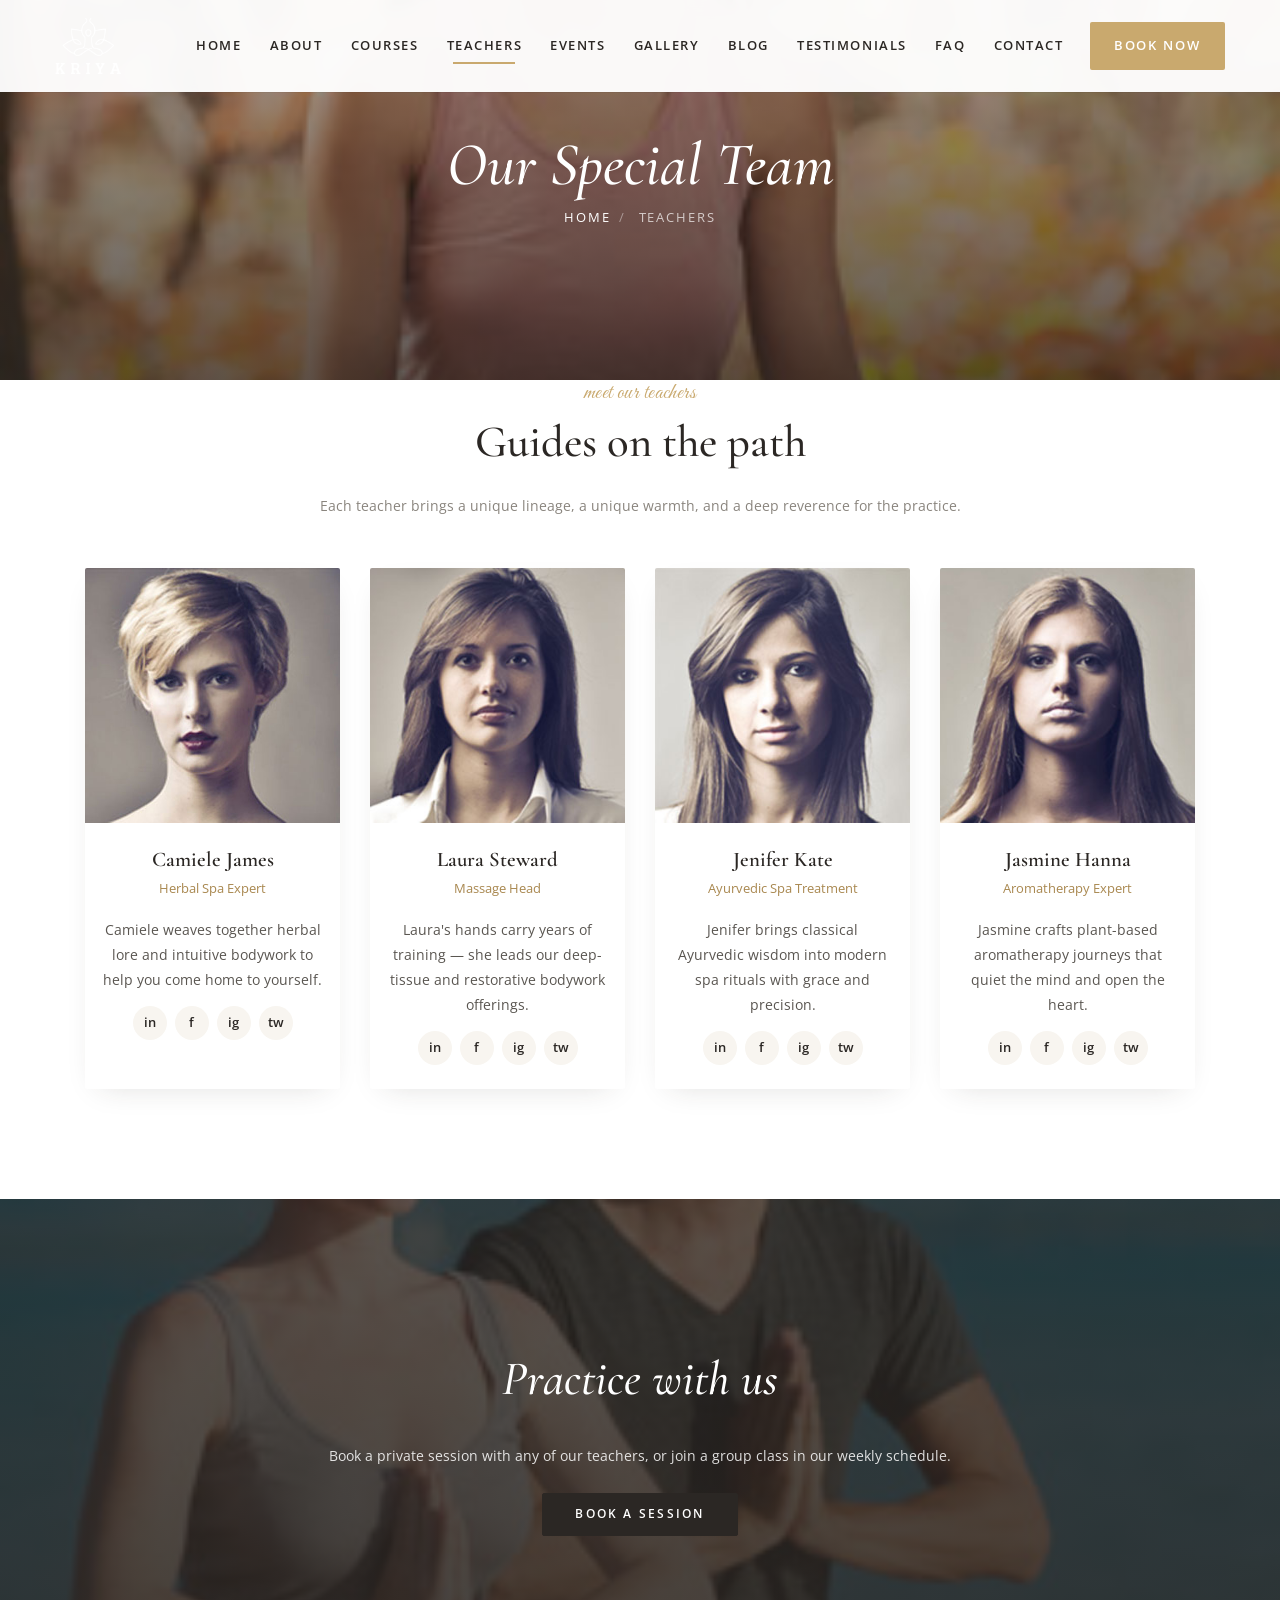
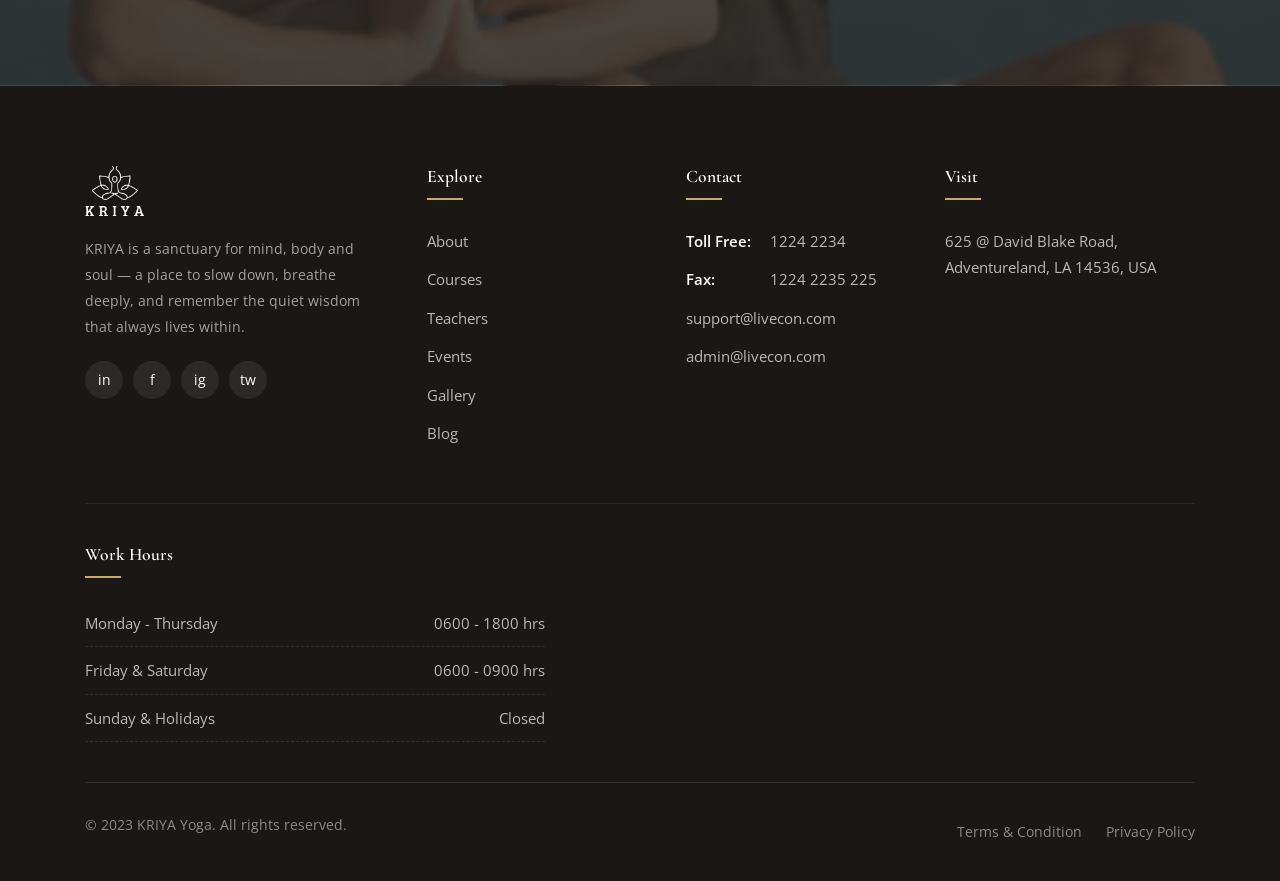
<file: teachers.html>
<!DOCTYPE html>
<html lang="en">
<head>
    <meta charset="UTF-8">
    <meta name="viewport" content="width=device-width, initial-scale=1.0">
    <title>Teachers — KRIYA Yoga</title>
    <link rel="preconnect" href="https://fonts.googleapis.com">
    <link rel="preconnect" href="https://fonts.gstatic.com" crossorigin>
    <link href="https://fonts.googleapis.com/css2?family=Cormorant+Garamond:ital,wght@0,400;0,500;0,600;0,700;1,400&family=Dancing+Script:wght@500;600;700&family=Great+Vibes&family=Open+Sans:wght@300;400;500;600;700;800&family=Playfair+Display:ital,wght@0,400;0,500;0,700;1,400&display=swap" rel="stylesheet">
    <link rel="stylesheet" href="css/style.css">
    <link rel="stylesheet" href="css/animations.css">
    <link rel="stylesheet" href="css/responsive.css">
</head>
<body>

<div id="preloader" class="preloader"><img src="assets/preloader.gif" alt="Loading..."></div>

<header class="site-header" id="siteHeader">
    <div class="header-inner container">
        <a href="index.html" class="logo"><img src="images/logo.png" alt="KRIYA Yoga"></a>
        <button class="nav-toggle" id="navToggle" aria-label="Toggle menu" aria-expanded="false"><span></span><span></span><span></span></button>
        <nav class="primary-nav" id="primaryNav">
            <ul class="nav-list">
                <li><a href="index.html">Home</a></li>
                <li><a href="about.html">About</a></li>
                <li><a href="courses.html">Courses</a></li>
                <li class="active"><a href="teachers.html">Teachers</a></li>
                <li><a href="events.html">Events</a></li>
                <li><a href="gallery.html">Gallery</a></li>
                <li><a href="blog.html">Blog</a></li>
                <li><a href="testimonials.html">Testimonials</a></li>
                <li><a href="faq.html">FAQ</a></li>
                <li><a href="contact.html">Contact</a></li>
                <li><a href="contact.html" class="btn-nav">Book Now</a></li>
            </ul>
        </nav>
    </div>
</header>

<main id="main">

<section class="page-banner" style="background-image:url('images/hero/hero-3.jpg')">
    <div class="page-banner-inner">
        <h1>Our Special Team</h1>
        <div class="breadcrumb"><a href="index.html">Home</a><span class="sep">/</span> Teachers</div>
    </div>
</section>

<section class="team" style="padding-top: 0;">
    <div class="container">
        <div class="section-head text-center">
            <span class="eyebrow">meet our teachers</span>
            <h2>Guides on the path</h2>
            <p class="section-lead">Each teacher brings a unique lineage, a unique warmth, and a deep reverence for the practice.</p>
        </div>
        <div class="team-grid">
            <article class="team-card">
                <div class="team-image"><img src="images/teachers/teacher-1.jpg" alt="Camiele James"></div>
                <div class="team-body">
                    <h3>Camiele James</h3>
                    <span class="team-role">Herbal Spa Expert</span>
                    <p>Camiele weaves together herbal lore and intuitive bodywork to help you come home to yourself.</p>
                    <div class="team-social"><a href="#" aria-label="LinkedIn">in</a><a href="#" aria-label="Facebook">f</a><a href="#" aria-label="Instagram">ig</a><a href="#" aria-label="Twitter">tw</a></div>
                </div>
            </article>
            <article class="team-card">
                <div class="team-image"><img src="images/teachers/teacher-2.jpg" alt="Laura Steward"></div>
                <div class="team-body">
                    <h3>Laura Steward</h3>
                    <span class="team-role">Massage Head</span>
                    <p>Laura's hands carry years of training — she leads our deep-tissue and restorative bodywork offerings.</p>
                    <div class="team-social"><a href="#" aria-label="LinkedIn">in</a><a href="#" aria-label="Facebook">f</a><a href="#" aria-label="Instagram">ig</a><a href="#" aria-label="Twitter">tw</a></div>
                </div>
            </article>
            <article class="team-card">
                <div class="team-image"><img src="images/teachers/teacher-3.jpg" alt="Jenifer Kate"></div>
                <div class="team-body">
                    <h3>Jenifer Kate</h3>
                    <span class="team-role">Ayurvedic Spa Treatment</span>
                    <p>Jenifer brings classical Ayurvedic wisdom into modern spa rituals with grace and precision.</p>
                    <div class="team-social"><a href="#" aria-label="LinkedIn">in</a><a href="#" aria-label="Facebook">f</a><a href="#" aria-label="Instagram">ig</a><a href="#" aria-label="Twitter">tw</a></div>
                </div>
            </article>
            <article class="team-card">
                <div class="team-image"><img src="images/teachers/teacher-4.jpg" alt="Jasmine Hanna"></div>
                <div class="team-body">
                    <h3>Jasmine Hanna</h3>
                    <span class="team-role">Aromatherapy Expert</span>
                    <p>Jasmine crafts plant-based aromatherapy journeys that quiet the mind and open the heart.</p>
                    <div class="team-social"><a href="#" aria-label="LinkedIn">in</a><a href="#" aria-label="Facebook">f</a><a href="#" aria-label="Instagram">ig</a><a href="#" aria-label="Twitter">tw</a></div>
                </div>
            </article>
        </div>
    </div>
</section>

<section class="cta-banner promo-2">
    <div class="banner-overlay"></div>
    <div class="container text-center banner-inner">
        <h2 class="display-heading">Practice with us</h2>
        <p>Book a private session with any of our teachers, or join a group class in our weekly schedule.</p>
        <a href="contact.html" class="btn btn-primary">Book a Session</a>
    </div>
</section>

</main>

<footer class="site-footer" id="footer">
    <div class="container">
        <div class="footer-grid">
            <div class="footer-col footer-brand">
                <a href="index.html" class="footer-logo"><img src="images/logo.png" alt="KRIYA"></a>
                <p>KRIYA is a sanctuary for mind, body and soul — a place to slow down, breathe deeply, and remember the quiet wisdom that always lives within.</p>
                <div class="social-icons"><a href="#" aria-label="LinkedIn">in</a><a href="#" aria-label="Facebook">f</a><a href="#" aria-label="Instagram">ig</a><a href="#" aria-label="Twitter">tw</a></div>
            </div>
            <div class="footer-col"><h4>Explore</h4><ul class="contact-list"><li><a href="about.html">About</a></li><li><a href="courses.html">Courses</a></li><li><a href="teachers.html">Teachers</a></li><li><a href="events.html">Events</a></li><li><a href="gallery.html">Gallery</a></li><li><a href="blog.html">Blog</a></li></ul></div>
            <div class="footer-col"><h4>Contact</h4><ul class="contact-list"><li><strong>Toll Free:</strong> 1224 2234</li><li><strong>Fax:</strong> 1224 2235 225</li><li><a href="mailto:support@livecon.com">support@livecon.com</a></li><li><a href="mailto:admin@livecon.com">admin@livecon.com</a></li></ul></div>
            <div class="footer-col"><h4>Visit</h4><ul class="contact-list"><li>625 @ David Blake Road,<br>Adventureland, LA 14536, USA</li></ul></div>
        </div>
        <div class="work-hours">
            <h4>Work Hours</h4>
            <ul>
                <li><span>Monday - Thursday</span><span>0600 - 1800 hrs</span></li>
                <li><span>Friday &amp; Saturday</span><span>0600 - 0900 hrs</span></li>
                <li><span>Sunday &amp; Holidays</span><span>Closed</span></li>
            </ul>
        </div>
        <div class="footer-bottom">
            <p>© 2023 KRIYA Yoga. All rights reserved.</p>
            <ul class="footer-links"><li><a href="#">Terms &amp; Condition</a></li><li><a href="#">Privacy Policy</a></li></ul>
        </div>
    </div>
</footer>

<button class="back-to-top" id="backToTop" aria-label="Back to top">↑</button>

<script src="js/main.js"></script>
<script src="js/slider.js"></script>
<script src="js/gallery.js"></script>
</body>
</html>
</file>
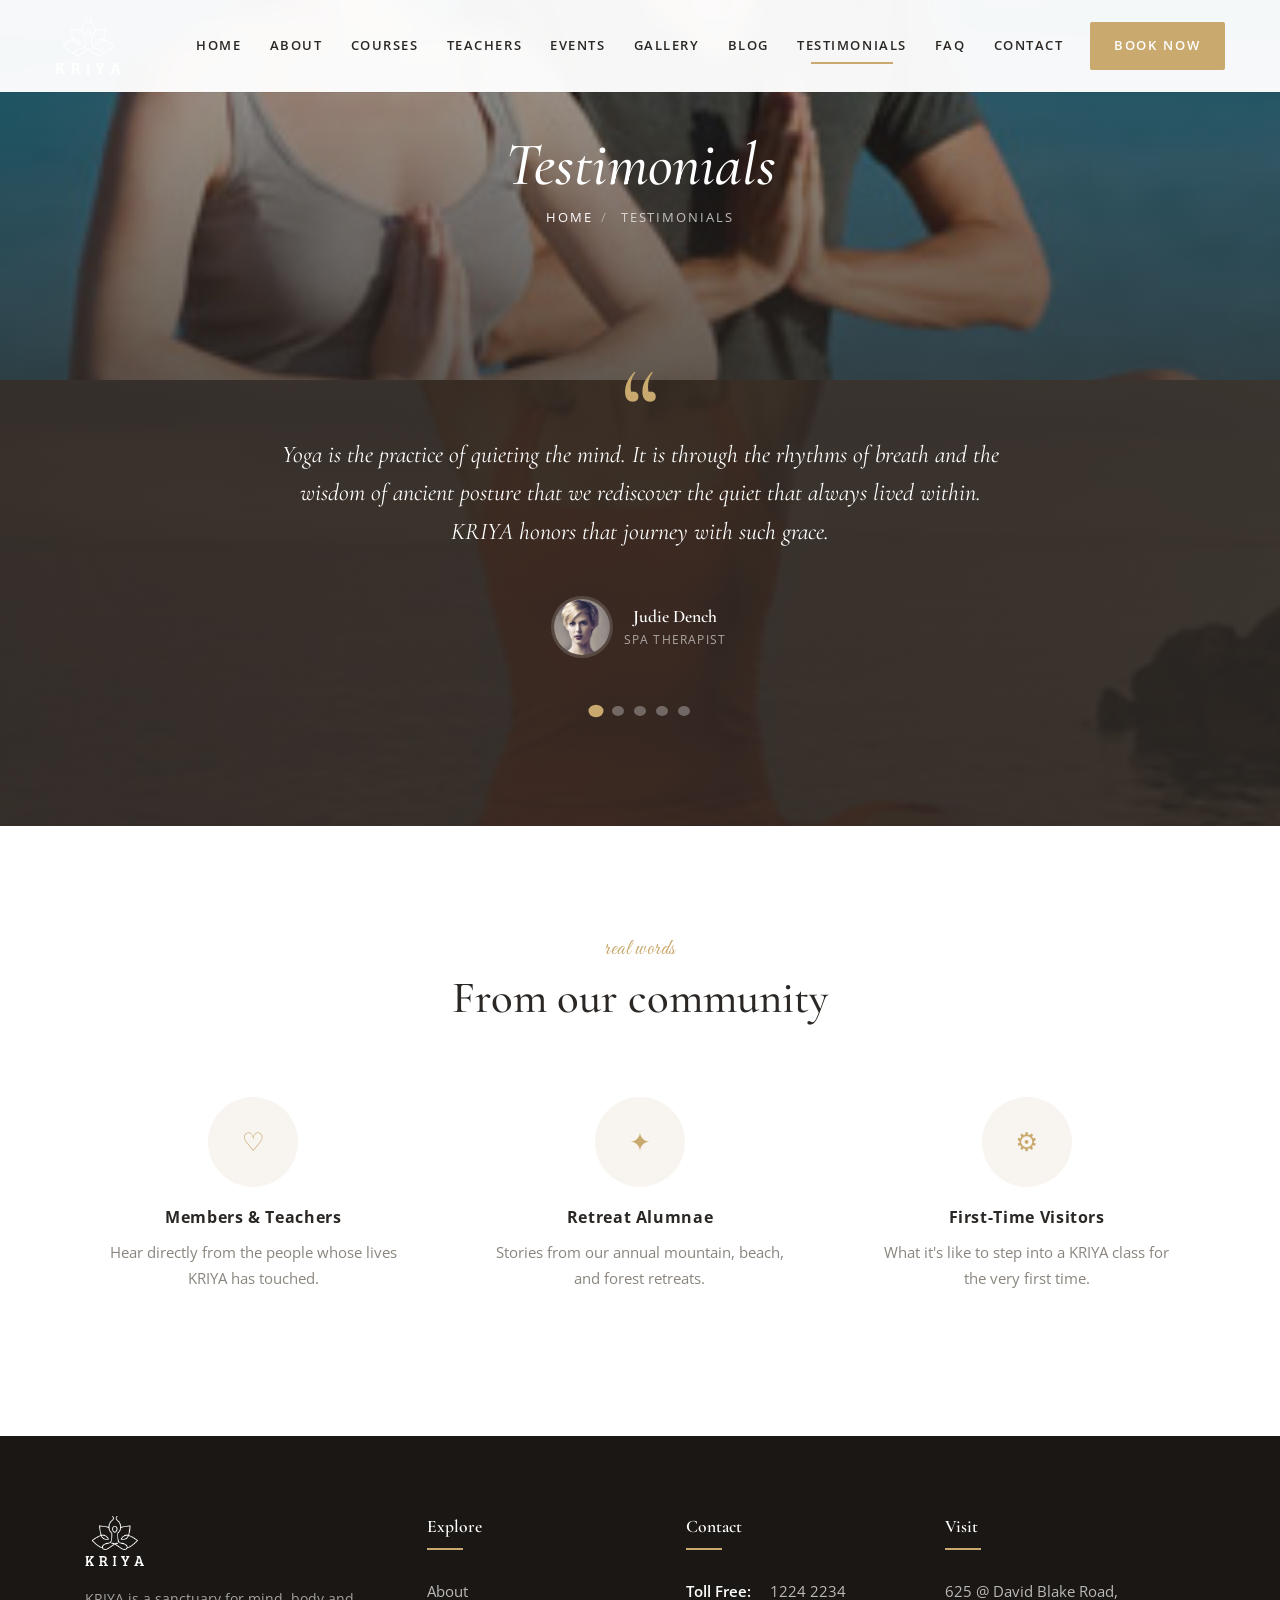
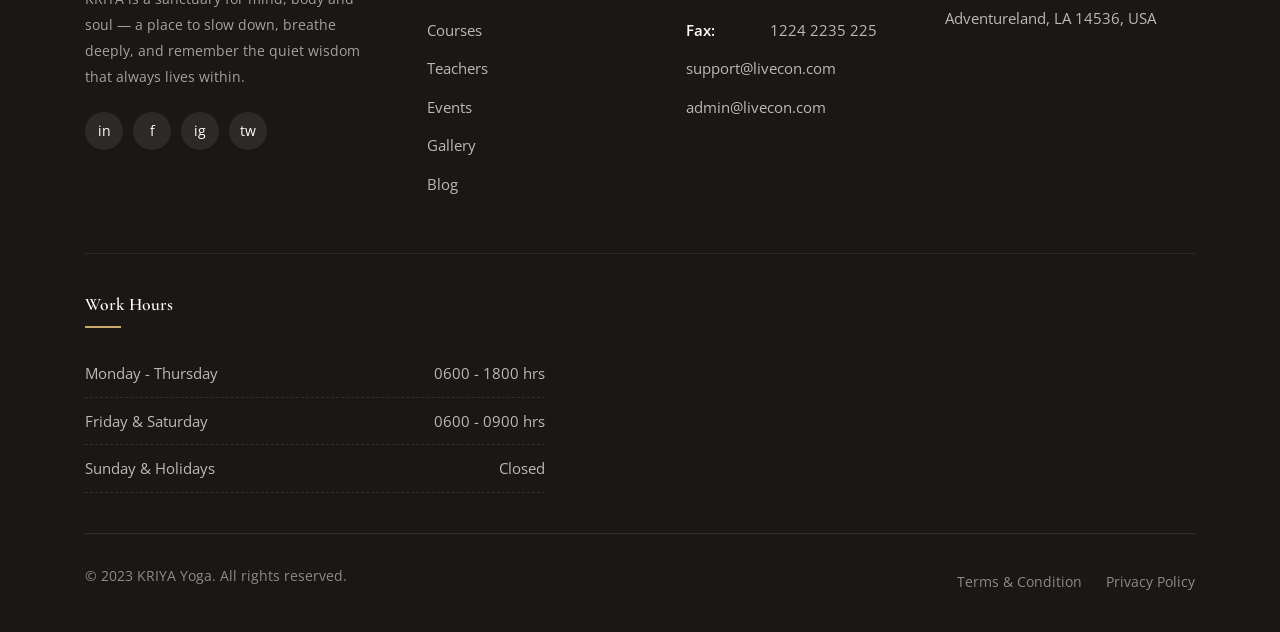
<file: testimonials.html>
<!DOCTYPE html>
<html lang="en">
<head>
    <meta charset="UTF-8">
    <meta name="viewport" content="width=device-width, initial-scale=1.0">
    <title>Testimonials — KRIYA Yoga</title>
    <link rel="preconnect" href="https://fonts.googleapis.com">
    <link rel="preconnect" href="https://fonts.gstatic.com" crossorigin>
    <link href="https://fonts.googleapis.com/css2?family=Cormorant+Garamond:ital,wght@0,400;0,500;0,600;0,700;1,400&family=Dancing+Script:wght@500;600;700&family=Great+Vibes&family=Open+Sans:wght@300;400;500;600;700;800&family=Playfair+Display:ital,wght@0,400;0,500;0,700;1,400&display=swap" rel="stylesheet">
    <link rel="stylesheet" href="css/style.css">
    <link rel="stylesheet" href="css/animations.css">
    <link rel="stylesheet" href="css/responsive.css">
</head>
<body>

<div id="preloader" class="preloader"><img src="assets/preloader.gif" alt="Loading..."></div>

<header class="site-header" id="siteHeader">
    <div class="header-inner container">
        <a href="index.html" class="logo"><img src="images/logo.png" alt="KRIYA Yoga"></a>
        <button class="nav-toggle" id="navToggle" aria-label="Toggle menu" aria-expanded="false"><span></span><span></span><span></span></button>
        <nav class="primary-nav" id="primaryNav">
            <ul class="nav-list">
                <li><a href="index.html">Home</a></li>
                <li><a href="about.html">About</a></li>
                <li><a href="courses.html">Courses</a></li>
                <li><a href="teachers.html">Teachers</a></li>
                <li><a href="events.html">Events</a></li>
                <li><a href="gallery.html">Gallery</a></li>
                <li><a href="blog.html">Blog</a></li>
                <li class="active"><a href="testimonials.html">Testimonials</a></li>
                <li><a href="faq.html">FAQ</a></li>
                <li><a href="contact.html">Contact</a></li>
                <li><a href="contact.html" class="btn-nav">Book Now</a></li>
            </ul>
        </nav>
    </div>
</header>

<main id="main">

<section class="page-banner" style="background-image:url('images/hero/hero-2.jpg')">
    <div class="page-banner-inner">
        <h1>Testimonials</h1>
        <div class="breadcrumb"><a href="index.html">Home</a><span class="sep">/</span> Testimonials</div>
    </div>
</section>

<section class="testimonials" style="padding-top: 0;">
    <div class="container narrow text-center">
        <div class="quote-mark">“</div>
        <div class="testimonial-slider" id="testimonialSlider">
            <div class="testimonial-slide active">
                <p>Yoga is the practice of quieting the mind. It is through the rhythms of breath and the wisdom of ancient posture that we rediscover the quiet that always lived within. KRIYA honors that journey with such grace.</p>
                <div class="testimonial-author">
                    <span class="author-avatar"><img src="images/teachers/teacher-1.jpg" alt=""></span>
                    <h4>Judie Dench <small>Spa Therapist</small></h4>
                </div>
            </div>
            <div class="testimonial-slide">
                <p>I came to the mat looking for fitness and found a friendship with my own breath. The teachers at KRIYA are guides, not gurus — present, generous, and quietly transformational.</p>
                <div class="testimonial-author">
                    <span class="author-avatar"><img src="images/teachers/teacher-2.jpg" alt=""></span>
                    <h4>Aanya M. <small>Practitioner</small></h4>
                </div>
            </div>
            <div class="testimonial-slide">
                <p>KRIYA's studio feels like stepping into a deep exhale. The space, the music, the teachers — everything is composed with care. It is the rarest kind of sanctuary.</p>
                <div class="testimonial-author">
                    <span class="author-avatar"><img src="images/teachers/teacher-3.jpg" alt=""></span>
                    <h4>Priya S. <small>Retreat guest</small></h4>
                </div>
            </div>
            <div class="testimonial-slide">
                <p>The breathwork classes transformed my sleep, my anxiety, and my relationship with my body. I cannot recommend KRIYA highly enough — it's a practice for life.</p>
                <div class="testimonial-author">
                    <span class="author-avatar"><img src="images/teachers/teacher-4.jpg" alt=""></span>
                    <h4>Reema K. <small>Member since 2020</small></h4>
                </div>
            </div>
            <div class="testimonial-slide">
                <p>I attended my first retreat with KRIYA last year and it was one of the most meaningful weeks of my life. The community, the food, the practice — all unforgettable.</p>
                <div class="testimonial-author">
                    <span class="author-avatar"><img src="images/teachers/teacher-1.jpg" alt=""></span>
                    <h4>Maria L. <small>Retreat alumna</small></h4>
                </div>
            </div>
        </div>
        <div class="testimonial-dots" id="testimonialDots"></div>
    </div>
</section>

<section class="why-kriya">
    <div class="container">
        <div class="section-head text-center">
            <span class="eyebrow">real words</span>
            <h2>From our community</h2>
        </div>
        <div class="features-grid">
            <div class="feature"><div class="feature-icon"><span>♡</span></div><h3>members &amp; teachers</h3><p>Hear directly from the people whose lives KRIYA has touched.</p></div>
            <div class="feature"><div class="feature-icon"><span>✦</span></div><h3>retreat alumnae</h3><p>Stories from our annual mountain, beach, and forest retreats.</p></div>
            <div class="feature"><div class="feature-icon"><span>⚙</span></div><h3>first-time visitors</h3><p>What it's like to step into a KRIYA class for the very first time.</p></div>
        </div>
    </div>
</section>

</main>

<footer class="site-footer" id="footer">
    <div class="container">
        <div class="footer-grid">
            <div class="footer-col footer-brand">
                <a href="index.html" class="footer-logo"><img src="images/logo.png" alt="KRIYA"></a>
                <p>KRIYA is a sanctuary for mind, body and soul — a place to slow down, breathe deeply, and remember the quiet wisdom that always lives within.</p>
                <div class="social-icons"><a href="#" aria-label="LinkedIn">in</a><a href="#" aria-label="Facebook">f</a><a href="#" aria-label="Instagram">ig</a><a href="#" aria-label="Twitter">tw</a></div>
            </div>
            <div class="footer-col"><h4>Explore</h4><ul class="contact-list"><li><a href="about.html">About</a></li><li><a href="courses.html">Courses</a></li><li><a href="teachers.html">Teachers</a></li><li><a href="events.html">Events</a></li><li><a href="gallery.html">Gallery</a></li><li><a href="blog.html">Blog</a></li></ul></div>
            <div class="footer-col"><h4>Contact</h4><ul class="contact-list"><li><strong>Toll Free:</strong> 1224 2234</li><li><strong>Fax:</strong> 1224 2235 225</li><li><a href="mailto:support@livecon.com">support@livecon.com</a></li><li><a href="mailto:admin@livecon.com">admin@livecon.com</a></li></ul></div>
            <div class="footer-col"><h4>Visit</h4><ul class="contact-list"><li>625 @ David Blake Road,<br>Adventureland, LA 14536, USA</li></ul></div>
        </div>
        <div class="work-hours">
            <h4>Work Hours</h4>
            <ul>
                <li><span>Monday - Thursday</span><span>0600 - 1800 hrs</span></li>
                <li><span>Friday &amp; Saturday</span><span>0600 - 0900 hrs</span></li>
                <li><span>Sunday &amp; Holidays</span><span>Closed</span></li>
            </ul>
        </div>
        <div class="footer-bottom">
            <p>© 2023 KRIYA Yoga. All rights reserved.</p>
            <ul class="footer-links"><li><a href="#">Terms &amp; Condition</a></li><li><a href="#">Privacy Policy</a></li></ul>
        </div>
    </div>
</footer>

<button class="back-to-top" id="backToTop" aria-label="Back to top">↑</button>

<script src="js/main.js"></script>
<script src="js/slider.js"></script>
<script src="js/gallery.js"></script>
</body>
</html>
</file>
<file: kriyayogael-clone/css/style.css>
/* =========================================================
   KRIYA YOGA — Stylesheet
   Wedesigntech KRIYA palette:
   - sage green primary, warm cream backgrounds
   - dark brown for headings/buttons, clay/amber accents
   - serif for headings, sans-serif body, script accents
========================================================= */

/* ---------- 1. RESET & BASE ---------- */
*, *::before, *::after { box-sizing: border-box; }
html { scroll-behavior: smooth; -webkit-text-size-adjust: 100%; }
body {
    margin: 0;
    font-family: 'Open Sans', system-ui, -apple-system, "Segoe UI", Roboto, sans-serif;
    font-weight: 400;
    font-size: 14px;
    line-height: 1.8;
    color: var(--text);
    background: var(--bg);
    overflow-x: hidden;
}
img { max-width: 100%; height: auto; display: block; }
a { color: inherit; text-decoration: none; transition: color .25s ease, background .25s ease, border-color .25s ease; }
button { font-family: inherit; cursor: pointer; }
ul { margin: 0; padding: 0; list-style: none; }
h1, h2, h3, h4, h5 { margin: 0 0 .7em; font-weight: 600; line-height: 1.25; color: var(--heading); font-family: var(--font-serif); }
p { margin: 0 0 1em; }

/* ---------- 2. TOKENS ---------- */
:root {
    --bg:        #ffffff;
    --bg-alt:    #f8f5f0;     /* warm cream */
    --bg-cream:  #faf6ee;     /* lighter cream */
    --heading:   #2b2724;     /* deep espresso brown */
    --text:      #5a5651;     /* muted dark */
    --muted:     #8a857e;
    --primary:   #6f8c6f;     /* sage green */
    --primary-dark: #547057;
    --accent:    #c9a96e;     /* warm gold */
    --accent-dark: #a98850;
    --dark:      #2b2724;
    --line:      #ebe6dc;
    --sale:      #c64b3b;     /* warm sale red */
    --shadow:    0 10px 30px -15px rgba(43,39,36,.18);
    --shadow-lg: 0 18px 50px -20px rgba(43,39,36,.25);

    --font-serif:  'Cormorant Garamond', 'Playfair Display', Georgia, serif;
    --font-sans:   'Open Sans', sans-serif;
    --font-script: 'Great Vibes', 'Dancing Script', cursive;

    --container: 1170px;
    --gutter: clamp(20px, 4vw, 30px);
}

/* ---------- 3. UTILITIES ---------- */
.container { max-width: var(--container); margin: 0 auto; padding: 0 var(--gutter); width: 100%; }
.container-fluid { width: 100%; padding: 0 var(--gutter); }
.narrow { max-width: 800px; margin-left: auto; margin-right: auto; }
.text-center { text-align: center; }
.mt-3 { margin-top: 40px; }

.eyebrow {
    display: inline-block;
    font-family: var(--font-script);
    font-size: 1.35rem;
    color: var(--accent);
    margin-bottom: .5em;
    letter-spacing: .02em;
    line-height: 1;
}

.display-heading, h1, h2, h3 { font-family: var(--font-serif); }
h1 { font-weight: 500; font-size: clamp(2.6rem, 6vw, 5rem); line-height: 1.05; color: var(--heading); }
h2 { font-weight: 500; font-size: clamp(2rem, 3.8vw, 2.8rem); color: var(--heading); }
h3 { font-weight: 500; font-size: 1.4rem; }
h4 { font-family: var(--font-sans); font-size: 1rem; font-weight: 600; }
.display-heading { font-style: italic; font-size: clamp(2rem, 4vw, 3rem); color: var(--heading); }
.display-heading em.accent { font-style: italic; color: var(--accent); }
.light { color: #fff !important; }
.section-lead { max-width: 720px; margin: -10px auto 40px; color: var(--muted); }

/* ---------- 4. BUTTONS ---------- */
.btn {
    display: inline-block;
    font-family: var(--font-sans);
    font-weight: 600;
    font-size: .78rem;
    letter-spacing: .18em;
    text-transform: uppercase;
    padding: 14px 32px;
    border-radius: 2px;
    border: 1.5px solid transparent;
    transition: all .3s ease;
    cursor: pointer;
    text-align: center;
    line-height: 1;
}
.btn-primary { background: var(--heading); color: #fff; border-color: var(--heading); }
.btn-primary:hover { background: transparent; color: var(--heading); }
.btn-outline { background: transparent; color: var(--heading); border-color: var(--heading); }
.btn-outline:hover { background: var(--heading); color: #fff; }
.btn-light { background: #fff; color: var(--heading); border-color: #fff; }
.btn-light:hover { background: transparent; color: #fff; }
.btn.small { padding: 10px 22px; font-size: .72rem; }
.btn-row { display: flex; gap: 12px; justify-content: center; flex-wrap: wrap; }

/* ---------- 5. PRELOADER ---------- */
.preloader {
    position: fixed; inset: 0;
    background: #fff;
    display: grid; place-items: center;
    z-index: 9999;
    transition: opacity .6s ease, visibility .6s ease;
}
.preloader img { width: 130px; height: auto; }
.preloader.hidden { opacity: 0; visibility: hidden; }

/* ---------- 6. HEADER ---------- */
.site-header {
    position: fixed;
    top: 0; left: 0; right: 0;
    z-index: 1000;
    background: rgba(255,255,255,.96);
    backdrop-filter: blur(8px);
    box-shadow: 0 1px 0 rgba(0,0,0,.04);
    transition: box-shadow .3s ease, padding .3s ease;
}
.site-header.scrolled { box-shadow: 0 6px 20px -12px rgba(43,39,36,.15); }
.header-inner { display: flex; align-items: center; justify-content: space-between; padding: 18px 0; gap: 24px; }
.logo img { height: 56px; width: auto; }

.nav-toggle {
    display: none;
    background: transparent;
    border: 0;
    padding: 8px;
    width: 40px; height: 40px;
    flex-direction: column;
    justify-content: space-around;
}
.nav-toggle span { display: block; height: 2px; background: var(--heading); transition: transform .3s ease, opacity .3s ease; }
.nav-toggle.active span:nth-child(1) { transform: rotate(45deg) translate(5px,6px); }
.nav-toggle.active span:nth-child(2) { opacity: 0; }
.nav-toggle.active span:nth-child(3) { transform: rotate(-45deg) translate(5px,-6px); }

.nav-list { display: flex; align-items: center; gap: 0; }
.nav-list > li { position: relative; }
.nav-list > li > a {
    display: block;
    padding: 14px 14px;
    font-size: .82rem;
    font-weight: 600;
    color: var(--heading);
    text-transform: uppercase;
    letter-spacing: .12em;
    position: relative;
}
.nav-list > li > a::after {
    content: '';
    position: absolute;
    left: 50%; bottom: 8px;
    width: 0; height: 2px;
    background: var(--accent);
    transition: width .25s ease, left .25s ease;
}
.nav-list > li > a:hover::after,
.nav-list > li.active > a::after { width: 60%; left: 20%; }
.nav-list > li > a.btn-nav {
    background: var(--accent);
    color: #fff;
    padding: 12px 24px;
    margin-left: 12px;
    border-radius: 2px;
    letter-spacing: .15em;
    font-size: .8rem;
}
.nav-list > li > a.btn-nav:hover { background: var(--accent-dark); }
.nav-list > li > a.btn-nav::after { display: none; }

.dropdown, .mega-menu, .sub-dropdown {
    position: absolute;
    top: 100%; left: 0;
    min-width: 220px;
    background: #fff;
    box-shadow: 0 14px 36px -16px rgba(0,0,0,.18);
    padding: 10px 0;
    opacity: 0; visibility: hidden; transform: translateY(8px);
    transition: opacity .25s ease, transform .25s ease, visibility .25s ease;
    border-top: 2px solid var(--accent);
}
.mega-menu { left: 50%; transform: translateX(-50%) translateY(8px); display: flex; gap: 36px; padding: 22px; min-width: 480px; }
.mega-menu .mega-col h4 { color: var(--primary); margin-bottom: 8px; font-family: var(--font-sans); }
.has-dropdown:hover > .dropdown,
.has-mega:hover > .mega-menu { opacity: 1; visibility: visible; transform: translateY(0); }
.has-mega:hover > .mega-menu { transform: translateX(-50%) translateY(0); }
.mega-menu .mega-col ul li a { font-size: .82rem; padding: 6px 0; color: var(--text); }

.dropdown li > a {
    display: block;
    padding: 9px 22px;
    font-size: .82rem;
    color: var(--text);
    border-left: 2px solid transparent;
    text-transform: capitalize;
}
.dropdown li > a:hover { background: var(--bg-alt); color: var(--heading); border-left-color: var(--accent); }
.sub-dropdown { top: 0; left: 100%; border-top: 0; border-left: 2px solid var(--accent); }

/* ---------- 7. HERO SLIDER ---------- */
.hero-slider {
    position: relative;
    min-height: 100vh;
    overflow: hidden;
    padding-top: 92px;
}
.hero-overlay {
    position: absolute; inset: 0;
    background: linear-gradient(180deg, rgba(43,39,36,.35) 0%, rgba(43,39,36,.7) 100%);
    z-index: 2;
}
.hero-slides { position: absolute; inset: 0; }
.hero-slide {
    position: absolute; inset: 0;
    background-size: cover;
    background-position: center;
    opacity: 0;
    transition: opacity 1.2s ease;
}
.hero-slide.active { opacity: 1; }
.hero-content {
    position: relative;
    z-index: 3;
    color: #fff;
    text-align: center;
    padding-top: 18vh;
    padding-left: var(--gutter);
    padding-right: var(--gutter);
    max-width: 900px;
    margin: 0 auto;
}
.hero-title { color: #fff; font-style: italic; font-weight: 400; }
.hero-title .script {
    display: block;
    font-family: var(--font-script);
    color: #f0d9b5;
    font-size: 1.05em;
    font-style: normal;
    margin-top: .25em;
}
.hero-content .btn { margin-top: 30px; background: var(--heading); border-color: var(--heading); color: #fff; }
.hero-content .btn:hover { background: transparent; color: #fff; border-color: #fff; }

.hero-dots {
    position: absolute; bottom: 80px; left: 50%;
    transform: translateX(-50%);
    z-index: 5;
    display: flex; gap: 10px;
}
.hero-dots button {
    width: 30px; height: 3px;
    background: rgba(255,255,255,.4);
    border: 0;
    transition: background .25s ease, width .25s ease;
    cursor: pointer;
}
.hero-dots button.active { background: #fff; width: 44px; }

.hero-scroll {
    position: absolute; bottom: 28px; left: 50%;
    transform: translateX(-50%);
    z-index: 5;
    display: block;
    width: 22px; height: 36px;
    border: 2px solid rgba(255,255,255,.6);
    border-radius: 12px;
}
.hero-scroll span {
    display: block;
    width: 4px; height: 8px;
    background: #fff;
    border-radius: 2px;
    margin: 6px auto;
    animation: scrollDot 1.4s ease-in-out infinite;
}
@keyframes scrollDot {
    0%   { opacity: 1; transform: translateY(0); }
    100% { opacity: 0; transform: translateY(12px); }
}

/* ---------- 8. SECTION COMMONS ---------- */
section { padding: clamp(60px, 9vw, 110px) 0; position: relative; }
.section-head { margin-bottom: 50px; }

/* ---------- 9. INTRO CTA ---------- */
.intro-cta { background: var(--bg); text-align: center; }
.intro-cta h2 { font-style: italic; font-weight: 500; }
.intro-cta p { color: var(--muted); margin-bottom: 2em; max-width: 720px; margin-left: auto; margin-right: auto; }

/* ---------- 10. SERVICES INTRO ---------- */
.services-intro { padding: 70px 0 30px; background: var(--bg); }

/* ---------- 11. YOGA STYLES ---------- */
.yoga-styles { background: var(--bg); padding-top: 20px; }
.styles-grid {
    display: grid;
    grid-template-columns: repeat(4, 1fr);
    gap: 30px;
    margin-top: 30px;
}
.style-card {
    text-align: center;
    padding: 30px 18px;
    transition: transform .3s ease;
}
.style-card:hover { transform: translateY(-6px); }
.style-icon {
    margin: 0 auto 22px;
    width: 130px; height: 130px;
    border-radius: 50%;
    overflow: hidden;
    box-shadow: var(--shadow);
    border: 5px solid #fff;
}
.style-icon img { width: 100%; height: 100%; object-fit: cover; transition: transform .5s ease; }
.style-card:hover .style-icon img { transform: scale(1.1); }
.style-card h3 { font-family: var(--font-serif); font-size: 1.5rem; font-weight: 600; color: var(--heading); }
.style-card p { color: var(--muted); font-size: .92rem; margin-bottom: 1.5em; }
.read-more {
    display: inline-block;
    font-size: .72rem;
    font-weight: 600;
    text-transform: uppercase;
    letter-spacing: .18em;
    color: var(--heading);
    padding-bottom: 4px;
    border-bottom: 1.5px solid var(--accent);
}
.read-more span { display: inline-block; transition: transform .25s ease; }
.read-more:hover { color: var(--accent-dark); }
.read-more:hover span { transform: translateX(4px); }

/* ---------- 12. ABOUT KRIYA (image + text) ---------- */
.about-kriya { background: var(--bg-alt); }
.two-col { display: grid; grid-template-columns: 1fr 1fr; gap: clamp(40px, 5vw, 80px); align-items: center; }
.about-image img { width: 100%; border-radius: 2px; box-shadow: var(--shadow); }
.about-text h2 { font-style: italic; font-size: clamp(1.8rem, 3.4vw, 2.7rem); }
.about-text p { color: var(--text); }
.about-text p + p { margin-top: 1em; }

/* ---------- 13. WHY KRIYA ---------- */
.why-kriya { background: var(--bg); }
.features-grid { display: grid; grid-template-columns: repeat(3, 1fr); gap: 50px; }
.feature { text-align: center; padding: 20px 16px; }
.feature-icon {
    width: 90px; height: 90px;
    border-radius: 50%;
    background: var(--bg-alt);
    color: var(--accent);
    display: grid; place-items: center;
    margin: 0 auto 20px;
    font-size: 1.6rem;
    transition: background .25s ease, color .25s ease, transform .25s ease;
}
.feature:hover .feature-icon { background: var(--accent); color: #fff; transform: translateY(-4px); }
.feature h3 { font-family: var(--font-sans); font-size: 1rem; font-weight: 700; text-transform: capitalize; color: var(--heading); letter-spacing: .04em; }
.feature p { color: var(--muted); font-size: .92rem; }

/* ---------- 14. CTA BANNER ---------- */
.cta-banner { position: relative; padding: clamp(80px, 12vw, 150px) 0; color: #fff; background-size: cover; background-position: center; }
.promo-1 { background-image: linear-gradient(rgba(43,39,36,.7), rgba(43,39,36,.82)), url('../images/about-yoga.jpg'); }
.promo-2 { background-image: linear-gradient(rgba(43,39,36,.78), rgba(43,39,36,.88)), url('../images/pose-wit-caption.jpg'); }
.banner-overlay { position: absolute; inset: 0; z-index: 1; }
.banner-inner { position: relative; z-index: 2; }
.banner-inner h2 { color: #fff; font-style: italic; }
.banner-inner h2 em.accent { font-style: italic; color: var(--accent); }
.banner-inner p { max-width: 720px; margin: 0 auto 1.8em; color: rgba(255,255,255,.85); }

/* ---------- 15. RECENT BLOGS ---------- */
.recent-blogs { background: var(--bg); }
.blogs-grid { display: grid; grid-template-columns: repeat(3, 1fr); gap: 30px; }
.blog-card {
    background: #fff;
    border-radius: 2px;
    box-shadow: var(--shadow);
    overflow: hidden;
    transition: transform .3s ease, box-shadow .3s ease;
}
.blog-card:hover { transform: translateY(-6px); box-shadow: var(--shadow-lg); }
.blog-image { display: block; overflow: hidden; aspect-ratio: 16/10; }
.blog-image img { width: 100%; height: 100%; object-fit: cover; transition: transform .5s ease; }
.blog-card:hover .blog-image img { transform: scale(1.06); }
.blog-body { padding: 26px 28px 32px; }
.blog-meta { display: block; font-size: .75rem; color: var(--muted); margin-bottom: 10px; text-transform: capitalize; }
.blog-card h3 { font-size: 1.35rem; line-height: 1.3; font-weight: 600; }
.blog-card h3 a { color: var(--heading); }
.blog-card h3 a:hover { color: var(--accent-dark); }
.blog-card p { color: var(--muted); font-size: .92rem; margin-bottom: 1em; }
.blog-link {
    font-size: .82rem;
    color: var(--accent-dark);
    font-weight: 600;
    border-bottom: 1px solid var(--accent);
    padding-bottom: 2px;
}
.blog-link:hover { color: var(--heading); }

/* ---------- 16. FEATURED COURSES ---------- */
.featured-courses { background: var(--bg-alt); }
.courses-grid { display: grid; grid-template-columns: repeat(3, 1fr); gap: 30px; }
.course-card {
    background: #fff;
    border-radius: 2px;
    overflow: hidden;
    box-shadow: var(--shadow);
    transition: transform .3s ease, box-shadow .3s ease;
}
.course-card:hover { transform: translateY(-6px); box-shadow: var(--shadow-lg); }
.course-thumb {
    aspect-ratio: 4/3;
    background-size: cover;
    background-position: center;
    position: relative;
}
.course-tag {
    position: absolute; top: 14px; left: 14px;
    background: var(--accent);
    color: #fff;
    font-size: .68rem;
    text-transform: uppercase;
    letter-spacing: .15em;
    padding: 6px 12px;
    border-radius: 2px;
}
.course-link-overlay {
    position: absolute; top: 50%; left: 50%;
    transform: translate(-50%, -50%) scale(.8);
    width: 50px; height: 50px;
    border-radius: 50%;
    background: rgba(255,255,255,.95);
    display: grid; place-items: center;
    color: var(--heading);
    font-size: 1.5rem;
    font-weight: 300;
    opacity: 0;
    transition: opacity .25s ease, transform .25s ease, background .25s ease, color .25s ease;
}
.course-card:hover .course-link-overlay { opacity: 1; transform: translate(-50%, -50%) scale(1); }
.course-link-overlay:hover { background: var(--heading); color: #fff; }
.course-body { padding: 26px; text-align: center; }
.course-body h3 { font-family: var(--font-serif); font-size: 1.3rem; font-weight: 600; }
.course-body p { color: var(--muted); font-size: .92rem; margin-bottom: .5em; }

/* ---------- 17. GALLERY PREVIEW ---------- */
.gallery-preview { background: var(--bg); padding: clamp(60px, 8vw, 100px) 0 clamp(40px, 6vw, 70px); }
.gallery-grid { display: grid; gap: 8px; }
.gallery-4 { grid-template-columns: repeat(4, 1fr); }
.gallery-3 { grid-template-columns: repeat(3, 1fr); }
.gallery-item {
    overflow: hidden;
    aspect-ratio: 1;
    display: block;
    position: relative;
}
.gallery-item img {
    width: 100%; height: 100%; object-fit: cover;
    transition: transform .5s ease, filter .3s ease;
}
.gallery-item .zoom {
    position: absolute; top: 50%; left: 50%;
    transform: translate(-50%, -50%) scale(.6);
    width: 50px; height: 50px;
    border-radius: 50%;
    background: rgba(255,255,255,.92);
    color: var(--heading);
    display: grid; place-items: center;
    font-size: 1.6rem; font-weight: 300;
    opacity: 0;
    transition: opacity .25s ease, transform .25s ease, background .25s ease, color .25s ease;
}
.gallery-item:hover img { transform: scale(1.08); filter: brightness(.85); }
.gallery-item:hover .zoom { opacity: 1; transform: translate(-50%, -50%) scale(1); }
.gallery-item:hover .zoom { background: var(--accent); color: #fff; }

/* ---------- 18. MEMORIES ---------- */
.memories { background: var(--bg-alt); }

/* ---------- 19. OUR EVENTS ---------- */
.our-events { background: var(--bg); }
.events-grid { display: grid; grid-template-columns: repeat(3, 1fr); gap: 30px; }
.event-card {
    background: #fff;
    border-radius: 2px;
    box-shadow: var(--shadow);
    overflow: hidden;
    transition: transform .3s ease, box-shadow .3s ease;
}
.event-card:hover { transform: translateY(-4px); box-shadow: var(--shadow-lg); }
.event-image { aspect-ratio: 16/10; overflow: hidden; }
.event-image img { width: 100%; height: 100%; object-fit: cover; transition: transform .5s ease; }
.event-card:hover .event-image img { transform: scale(1.06); }
.event-body { padding: 26px 28px 30px; }
.event-date-row {
    display: flex; align-items: center; gap: 8px;
    font-size: .82rem;
    color: var(--accent-dark);
    font-weight: 600;
    text-transform: uppercase;
    letter-spacing: .1em;
    margin-bottom: 10px;
}
.event-date-row .dot { display: inline-block; width: 6px; height: 6px; border-radius: 50%; background: var(--accent); }
.event-body h3 { font-family: var(--font-serif); font-size: 1.3rem; font-weight: 600; }
.event-body p { color: var(--muted); font-size: .92rem; margin-bottom: .5em; }

/* ---------- 20. ABOUT KRIYA BLOCK ---------- */
.about-kriya-block { background: var(--bg-alt); }

/* ---------- 21. STATUS IN NUMBERS ---------- */
.status-numbers {
    background-image: linear-gradient(rgba(43,39,36,.92), rgba(43,39,36,.92)), url('../images/about-yoga.jpg');
    background-size: cover;
    background-position: center;
    background-attachment: fixed;
    color: #fff;
}
.status-numbers .light { color: #fff; font-style: italic; }
.stats-grid { display: grid; grid-template-columns: repeat(4, 1fr); gap: 30px; text-align: center; }
.stat { padding: 20px; border-right: 1px solid rgba(255,255,255,.12); }
.stat:last-child { border-right: 0; }
.stat-value {
    font-family: var(--font-serif);
    font-size: clamp(2.8rem, 5vw, 4.4rem);
    font-weight: 600;
    line-height: 1;
    color: var(--accent);
    display: inline-block;
}
.stat-suffix {
    display: inline-block;
    font-size: clamp(1.4rem, 2.6vw, 2rem);
    color: #fff;
    font-family: var(--font-serif);
    margin-left: 4px;
    font-weight: 500;
}
.stat-label {
    font-size: .9rem;
    text-transform: capitalize;
    letter-spacing: .04em;
    color: rgba(255,255,255,.8);
    margin-top: 10px;
    font-family: var(--font-sans);
    font-weight: 400;
}

/* ---------- 22. TEAM ---------- */
.team { background: var(--bg); }
.team-grid { display: grid; grid-template-columns: repeat(4, 1fr); gap: 30px; }
.team-card {
    text-align: center;
    background: #fff;
    border-radius: 2px;
    overflow: hidden;
    box-shadow: var(--shadow);
    transition: transform .3s ease, box-shadow .3s ease;
}
.team-card:hover { transform: translateY(-6px); box-shadow: var(--shadow-lg); }
.team-image { aspect-ratio: 1; overflow: hidden; }
.team-image img { width: 100%; height: 100%; object-fit: cover; transition: transform .5s ease; }
.team-card:hover .team-image img { transform: scale(1.06); }
.team-body { padding: 24px 18px; }
.team-body h3 { font-family: var(--font-serif); font-size: 1.3rem; font-weight: 600; margin-bottom: 4px; }
.team-role { font-size: .82rem; color: var(--accent-dark); display: block; margin-bottom: 16px; text-transform: capitalize; }
.team-social { display: flex; gap: 8px; justify-content: center; }
.team-social a {
    width: 34px; height: 34px;
    display: grid; place-items: center;
    border-radius: 50%;
    background: var(--bg-alt);
    color: var(--heading);
    font-size: .82rem;
    font-weight: 600;
    transition: background .25s, color .25s, transform .25s;
}
.team-social a:hover { background: var(--accent); color: #fff; transform: translateY(-2px); }

/* ---------- 23. VIDEO GALLERY ---------- */
.video-gallery { background: var(--bg-alt); }
.videos-grid { display: grid; grid-template-columns: repeat(4, 1fr); gap: 24px; }
.video-card {
    position: relative;
    display: block;
    overflow: hidden;
    border-radius: 2px;
    aspect-ratio: 1;
    box-shadow: var(--shadow);
}
.video-card img {
    width: 100%; height: 100%; object-fit: cover;
    transition: transform .5s ease, filter .3s ease;
}
.video-card:hover img { transform: scale(1.08); filter: brightness(.55); }
.play-icon {
    position: absolute; top: 50%; left: 50%;
    transform: translate(-50%,-50%);
    width: 64px; height: 64px;
    border-radius: 50%;
    background: rgba(255,255,255,.95);
    color: var(--heading);
    display: grid; place-items: center;
    font-size: 1.4rem; padding-left: 4px;
    transition: background .25s, color .25s, transform .25s;
}
.video-card:hover .play-icon { background: var(--accent); color: #fff; transform: translate(-50%,-50%) scale(1.08); }

/* ---------- 24. TESTIMONIALS ---------- */
.testimonials {
    background-image: linear-gradient(rgba(43,39,36,.92), rgba(43,39,36,.92)), url('../images/pose-wit-caption.jpg');
    background-size: cover;
    background-position: center;
    background-attachment: fixed;
    color: #fff;
}
.testimonials .quote-mark {
    font-family: var(--font-serif);
    font-size: 7rem;
    line-height: .5;
    color: var(--accent);
    margin-bottom: 0;
    font-weight: 500;
}
.testimonial-slider { position: relative; min-height: 240px; }
.testimonial-slide {
    position: absolute; inset: 0;
    opacity: 0;
    transform: translateY(20px);
    transition: opacity .6s ease, transform .6s ease;
    pointer-events: none;
}
.testimonial-slide.active { opacity: 1; transform: translateY(0); pointer-events: auto; position: relative; }
.testimonial-slide p { font-family: var(--font-serif); font-size: clamp(1.05rem, 2.2vw, 1.5rem); font-style: italic; line-height: 1.6; color: #fff; margin-bottom: 1.4em; font-weight: 400; }
.testimonial-author { display: inline-flex; align-items: center; gap: 14px; margin-top: 1em; }
.author-avatar { width: 56px; height: 56px; border-radius: 50%; overflow: hidden; box-shadow: 0 0 0 3px rgba(255,255,255,.15); }
.author-avatar img { width: 100%; height: 100%; object-fit: cover; }
.testimonial-author h4 { font-family: var(--font-serif); font-weight: 600; color: #fff; margin: 0; font-size: 1.1rem; }
.testimonial-author h4 small { display: block; font-family: var(--font-sans); font-size: .75rem; color: rgba(255,255,255,.6); font-weight: 400; text-transform: uppercase; letter-spacing: .1em; margin-top: 4px; }
.testimonial-dots { display: flex; gap: 10px; justify-content: center; margin-top: 30px; }
.testimonial-dots button {
    width: 10px; height: 10px;
    border-radius: 50%;
    border: 0;
    background: rgba(255,255,255,.3);
    transition: background .25s, transform .25s;
    cursor: pointer;
}
.testimonial-dots button.active { background: var(--accent); transform: scale(1.25); }

/* ---------- 25. SHOP ---------- */
.shop { background: var(--bg); }
.products-grid { display: grid; grid-template-columns: repeat(4, 1fr); gap: 30px; }
.product-card {
    background: #fff;
    border-radius: 2px;
    overflow: hidden;
    box-shadow: var(--shadow);
    transition: transform .3s ease, box-shadow .3s ease;
}
.product-card:hover { transform: translateY(-6px); box-shadow: var(--shadow-lg); }
.product-image {
    position: relative;
    aspect-ratio: 1;
    overflow: hidden;
}
.product-image img { width: 100%; height: 100%; object-fit: cover; transition: opacity .5s ease, transform .5s ease; }
.product-img-hover { position: absolute; inset: 0; opacity: 0; }
.product-card:hover .product-img-front { opacity: 0; }
.product-card:hover .product-img-hover { opacity: 1; transform: scale(1.05); }
.sale-badge {
    position: absolute; top: 12px; right: 12px;
    background: var(--sale);
    color: #fff;
    font-size: .72rem;
    text-transform: uppercase;
    letter-spacing: .12em;
    padding: 5px 10px;
    border-radius: 2px;
    z-index: 2;
    font-weight: 600;
}
.product-actions {
    position: absolute; left: 0; right: 0; bottom: 0;
    background: rgba(43,39,36,.92);
    transform: translateY(100%);
    transition: transform .35s ease;
    display: flex;
    z-index: 3;
}
.product-card:hover .product-actions { transform: translateY(0); }
.action-btn {
    flex: 1;
    background: transparent;
    border: 0;
    color: #fff;
    padding: 14px 8px;
    font-size: .72rem;
    text-transform: uppercase;
    letter-spacing: .12em;
    font-weight: 600;
    text-align: center;
    transition: background .25s;
    display: flex; flex-direction: column; align-items: center; gap: 4px;
}
.action-btn span { font-size: 1.1rem; }
.action-btn em { font-style: normal; }
.action-btn:hover { background: var(--accent); }
.product-body { padding: 22px 20px; text-align: center; }
.product-body h3 { font-family: var(--font-serif); font-size: 1.15rem; font-weight: 600; margin-bottom: 8px; }
.product-body h3 a { color: var(--heading); }
.product-body h3 a:hover { color: var(--accent-dark); }
.price { display: block; color: var(--text); font-weight: 500; }
.price ins { color: var(--heading); text-decoration: none; font-size: 1.05rem; font-weight: 700; }
.price del { color: var(--muted); margin-right: 8px; font-size: .9rem; }

/* ---------- 26. PRICING ---------- */
.pricing-plans { background: var(--bg-alt); }
.pricing-tabs {
    display: flex; justify-content: center; gap: 0;
    margin-bottom: 50px;
    border: 1.5px solid var(--line);
    border-radius: 2px;
    overflow: hidden;
    max-width: 480px;
    margin-left: auto; margin-right: auto;
}
.pricing-tab {
    background: transparent;
    border: 0;
    color: var(--heading);
    padding: 14px 32px;
    font-size: .82rem;
    text-transform: uppercase;
    letter-spacing: .18em;
    font-weight: 600;
    transition: all .25s ease;
    flex: 1;
}
.pricing-tab + .pricing-tab { border-left: 1.5px solid var(--line); }
.pricing-tab:hover { color: var(--accent-dark); }
.pricing-tab.active { background: var(--heading); color: #fff; }
.pricing-panel { display: none; }
.pricing-panel.active { display: block; animation: fade .5s ease; }
@keyframes fade { from { opacity: 0; transform: translateY(8px); } to { opacity: 1; transform: translateY(0); } }
.pricing-grid { display: grid; grid-template-columns: repeat(3, 1fr); gap: 24px; align-items: stretch; }
.plan-card {
    background: #fff;
    border-radius: 2px;
    padding: 42px 30px 38px;
    text-align: center;
    box-shadow: var(--shadow);
    position: relative;
    transition: transform .3s ease, box-shadow .3s ease;
    display: flex; flex-direction: column;
}
.plan-card:hover { transform: translateY(-6px); box-shadow: var(--shadow-lg); }
.plan-card.featured {
    background: var(--heading);
    color: #fff;
    transform: translateY(-12px);
}
.plan-card.featured h3, .plan-card.featured .plan-price, .plan-card.featured .plan-features li { color: #fff; }
.plan-card.featured:hover { transform: translateY(-18px); }
.plan-badge {
    position: absolute;
    top: -14px; left: 50%; transform: translateX(-50%);
    background: var(--accent);
    color: #fff;
    font-size: .7rem;
    text-transform: uppercase;
    letter-spacing: .15em;
    padding: 6px 14px;
    border-radius: 30px;
    font-weight: 600;
}
.plan-card h3 { font-family: var(--font-serif); font-size: 1.45rem; font-weight: 600; margin-bottom: 18px; }
.plan-price {
    font-family: var(--font-serif);
    font-size: 3.4rem;
    font-weight: 600;
    color: var(--heading);
    line-height: 1;
    margin-bottom: 28px;
}
.plan-price span { font-size: 1.6rem; vertical-align: top; line-height: 1.2; margin-right: 2px; }
.plan-features { margin: 0 0 30px; flex: 1; }
.plan-features li {
    padding: 9px 0;
    border-bottom: 1px dashed rgba(0,0,0,.08);
    color: var(--text);
    font-size: .9rem;
    text-align: left;
}
.plan-card.featured .plan-features li { border-bottom-color: rgba(255,255,255,.12); }
.plan-card .btn { align-self: center; }

/* ---------- 27. ENTHUSIASTS CTA ---------- */
.enthusiasts-cta { padding: 0; }
.enthusiasts-bg {
    position: relative;
    background-size: cover;
    background-position: center;
    background-attachment: fixed;
    min-height: 480px;
    display: flex;
    align-items: center;
}
.enthusiasts-overlay { position: absolute; inset: 0; background: linear-gradient(135deg, rgba(43,39,36,.6), rgba(43,39,36,.45)); }
.enthusiasts-content { position: relative; z-index: 2; color: #fff; padding: 80px 0; }
.enthusiasts-content h2 { color: #fff; font-style: italic; }
.enthusiasts-content h2 em.accent { font-style: italic; color: var(--accent); }
.enthusiasts-content p { max-width: 680px; margin: 0 auto 1.6em; color: rgba(255,255,255,.85); }

/* ---------- 28. NEWSLETTER ---------- */
.newsletter { background: var(--bg); padding: clamp(60px, 8vw, 100px) 0; }
.align-center { align-items: center; }
.newsletter-form .form-row {
    display: flex;
    gap: 0;
    background: #fff;
    border-radius: 2px;
    overflow: hidden;
    box-shadow: var(--shadow);
}
.newsletter-form input {
    flex: 1;
    border: 0;
    padding: 16px 22px;
    font-family: inherit;
    font-size: 1rem;
    color: var(--text);
    background: transparent;
    outline: none;
}
.newsletter-form button { border-radius: 0; padding: 16px 36px; }
.form-status { font-size: .85rem; color: var(--primary); margin-top: 12px; min-height: 1em; }

/* ---------- 29. FOOTER ---------- */
.site-footer {
    background: #1a1714;
    color: rgba(255,255,255,.7);
    padding: 80px 0 30px;
    font-size: .92rem;
}
.footer-grid { display: grid; grid-template-columns: 1.4fr 1fr 1fr 1.2fr; gap: 50px; margin-bottom: 50px; }
.footer-col h4 { color: #fff; font-size: 1.1rem; margin-bottom: 22px; font-family: var(--font-serif); font-weight: 600; position: relative; padding-bottom: 12px; }
.footer-col h4::after { content: ''; position: absolute; left: 0; bottom: 0; width: 36px; height: 2px; background: var(--accent); }
.footer-logo img { height: 50px; margin-bottom: 20px; filter: brightness(0) invert(1); }
.footer-brand p { font-size: .9rem; line-height: 1.8; color: rgba(255,255,255,.6); }

.social-icons { display: flex; gap: 10px; margin-top: 22px; }
.social-icons a {
    width: 38px; height: 38px;
    border-radius: 50%;
    background: rgba(255,255,255,.08);
    color: #fff;
    display: grid; place-items: center;
    font-size: .85rem;
    transition: background .25s, transform .25s;
}
.social-icons a:hover { background: var(--accent); transform: translateY(-2px); }

.contact-list li { padding: 6px 0; font-size: .92rem; color: rgba(255,255,255,.7); }
.contact-list strong { color: #fff; display: inline-block; min-width: 80px; font-weight: 600; }
.contact-list a:hover { color: var(--accent); }

.work-hours { border-top: 1px solid rgba(255,255,255,.08); padding-top: 40px; margin-top: 10px; margin-bottom: 40px; }
.work-hours h4 { color: #fff; font-size: 1.1rem; margin-bottom: 22px; font-family: var(--font-serif); position: relative; padding-bottom: 12px; max-width: 200px; }
.work-hours h4::after { content: ''; position: absolute; left: 0; bottom: 0; width: 36px; height: 2px; background: var(--accent); }
.work-hours ul li {
    padding: 10px 0;
    display: flex; justify-content: space-between;
    border-bottom: 1px dashed rgba(255,255,255,.1);
    font-size: .92rem;
    color: rgba(255,255,255,.7);
    max-width: 460px;
}

.footer-bottom {
    padding-top: 30px;
    border-top: 1px solid rgba(255,255,255,.1);
    display: flex; justify-content: space-between; align-items: center; flex-wrap: wrap; gap: 16px;
    font-size: .85rem;
    color: rgba(255,255,255,.5);
}
.footer-links { display: flex; gap: 24px; }
.footer-links a:hover { color: var(--accent); }

/* ---------- 30. BACK TO TOP ---------- */
.back-to-top {
    position: fixed; right: 24px; bottom: 24px;
    width: 48px; height: 48px;
    border-radius: 2px;
    background: var(--accent);
    color: #fff;
    border: 0;
    font-size: 1.2rem;
    box-shadow: 0 10px 24px -10px rgba(201,169,110,.5);
    opacity: 0; visibility: hidden;
    transform: translateY(20px);
    transition: opacity .3s, visibility .3s, transform .3s, background .25s;
    z-index: 99;
    cursor: pointer;
}
.back-to-top.visible { opacity: 1; visibility: visible; transform: translateY(0); }
.back-to-top:hover { background: var(--accent-dark); }

/* ================================================================
   RESPONSIVE — tablet (≤1024)
=============================================================== */
@media (max-width: 1024px) {
    .nav-list > li > a { padding: 14px 8px; font-size: .76rem; letter-spacing: .08em; }
    .logo img { height: 48px; }
    .footer-grid { grid-template-columns: 1fr 1fr; gap: 40px; }
    .styles-grid, .blogs-grid, .courses-grid, .events-grid, .pricing-grid, .videos-grid, .team-grid { grid-template-columns: repeat(2, 1fr); }
    .gallery-4 { grid-template-columns: repeat(3, 1fr); }
    .stats-grid { grid-template-columns: repeat(2, 1fr); }
    .features-grid { grid-template-columns: 1fr; gap: 30px; }
    .plan-card.featured { transform: none; }
    .products-grid { grid-template-columns: repeat(3, 1fr); }
}

/* ================================================================
   RESPONSIVE — mobile (≤768)
=============================================================== */
@media (max-width: 768px) {
    body { font-size: 14px; }
    section { padding: 60px 0; }
    .hero-content { padding-top: 8vh; }
    .hero-title .script { font-size: 1em; }
    .hero-dots { bottom: 90px; }

    /* mobile nav */
    .nav-toggle { display: flex; }
    .primary-nav {
        position: absolute;
        top: 100%; left: 0; right: 0;
        background: #fff;
        box-shadow: 0 12px 24px -12px rgba(0,0,0,.2);
        max-height: 0;
        overflow-y: auto;
        transition: max-height .35s ease;
    }
    .primary-nav.open { max-height: 80vh; }
    .nav-list { flex-direction: column; align-items: stretch; gap: 0; padding: 12px 0; }
    .nav-list > li { width: 100%; border-bottom: 1px solid var(--line); }
    .nav-list > li > a { padding: 14px 24px; }
    .nav-list > li > a.btn-nav { margin: 12px 24px; text-align: center; border-radius: 2px; }
    .nav-list > li > a::after { display: none; }
    .dropdown, .mega-menu, .sub-dropdown {
        position: static;
        opacity: 1; visibility: visible;
        transform: none;
        box-shadow: none;
        border-top: 0;
        padding: 0 0 0 14px;
        background: var(--bg-alt);
        max-height: 0;
        overflow: hidden;
        transition: max-height .35s ease;
    }
    .has-dropdown.open > .dropdown,
    .has-mega.open > .mega-menu,
    .has-dropdown .has-submenu.open > .sub-dropdown { max-height: 600px; padding-top: 8px; padding-bottom: 8px; }
    .mega-menu { display: none; }

    .two-col { grid-template-columns: 1fr; gap: 30px; }

    .styles-grid, .blogs-grid, .courses-grid, .events-grid, .pricing-grid, .videos-grid, .team-grid, .gallery-4, .gallery-3, .stats-grid { grid-template-columns: 1fr; }
    .products-grid { grid-template-columns: repeat(2, 1fr); }
    .pricing-tabs { max-width: 360px; }
    .pricing-tab { padding: 12px 18px; font-size: .72rem; }

    .testimonials p { font-size: 1rem; }
    .footer-grid { grid-template-columns: 1fr; gap: 36px; }
    .footer-bottom { flex-direction: column; text-align: center; }
    .enthusiasts-bg, .status-numbers, .testimonials { background-attachment: scroll; }
    .stat { border-right: 0; border-bottom: 1px solid rgba(255,255,255,.12); padding-bottom: 20px; margin-bottom: 20px; }
    .stat:last-child { border: 0; padding: 0; margin: 0; }
    .newsletter .two-col { gap: 24px; }
}

@media (max-width: 480px) {
    .pricing-tab { padding: 12px 8px; font-size: .68rem; }
    .products-grid { grid-template-columns: 1fr; }
    .blog-body, .course-body, .event-body { padding: 22px 20px; }
}
</file>
<file: nalif-yoga/css/style.css>
/* =========================================================
   KRIYA YOGA — Stylesheet
   Wedesigntech KRIYA palette:
   - sage green primary, warm cream backgrounds
   - dark brown for headings/buttons, clay/amber accents
   - serif for headings, sans-serif body, script accents
========================================================= */

/* ---------- 1. RESET & BASE ---------- */
*, *::before, *::after { box-sizing: border-box; }
html { scroll-behavior: smooth; -webkit-text-size-adjust: 100%; }
body {
    margin: 0;
    font-family: 'Open Sans', system-ui, -apple-system, "Segoe UI", Roboto, sans-serif;
    font-weight: 400;
    font-size: 14px;
    line-height: 1.8;
    color: var(--text);
    background: var(--bg);
    overflow-x: hidden;
}
img { max-width: 100%; height: auto; display: block; }
a { color: inherit; text-decoration: none; transition: color .25s ease, background .25s ease, border-color .25s ease; }
button { font-family: inherit; cursor: pointer; }
ul { margin: 0; padding: 0; list-style: none; }
h1, h2, h3, h4, h5 { margin: 0 0 .7em; font-weight: 600; line-height: 1.25; color: var(--heading); font-family: var(--font-serif); }
p { margin: 0 0 1em; }

/* ---------- 2. TOKENS ---------- */
:root {
    --bg:        #ffffff;
    --bg-alt:    #f8f5f0;     /* warm cream */
    --bg-cream:  #faf6ee;     /* lighter cream */
    --heading:   #2b2724;     /* deep espresso brown */
    --text:      #5a5651;     /* muted dark */
    --muted:     #8a857e;
    --primary:   #6f8c6f;     /* sage green */
    --primary-dark: #547057;
    --accent:    #c9a96e;     /* warm gold */
    --accent-dark: #a98850;
    --dark:      #2b2724;
    --line:      #ebe6dc;
    --sale:      #c64b3b;     /* warm sale red */
    --shadow:    0 10px 30px -15px rgba(43,39,36,.18);
    --shadow-lg: 0 18px 50px -20px rgba(43,39,36,.25);

    --font-serif:  'Cormorant Garamond', 'Playfair Display', Georgia, serif;
    --font-sans:   'Open Sans', sans-serif;
    --font-script: 'Great Vibes', 'Dancing Script', cursive;

    --container: 1170px;
    --gutter: clamp(20px, 4vw, 30px);
}

/* ---------- 3. UTILITIES ---------- */
.container { max-width: var(--container); margin: 0 auto; padding: 0 var(--gutter); width: 100%; }
.container-fluid { width: 100%; padding: 0 var(--gutter); }
.narrow { max-width: 800px; margin-left: auto; margin-right: auto; }
.text-center { text-align: center; }
.mt-3 { margin-top: 40px; }

.eyebrow {
    display: inline-block;
    font-family: var(--font-script);
    font-size: 1.35rem;
    color: var(--accent);
    margin-bottom: .5em;
    letter-spacing: .02em;
    line-height: 1;
}

.display-heading, h1, h2, h3 { font-family: var(--font-serif); }
h1 { font-weight: 500; font-size: clamp(2.6rem, 6vw, 5rem); line-height: 1.05; color: var(--heading); }
h2 { font-weight: 500; font-size: clamp(2rem, 3.8vw, 2.8rem); color: var(--heading); }
h3 { font-weight: 500; font-size: 1.4rem; }
h4 { font-family: var(--font-sans); font-size: 1rem; font-weight: 600; }
.display-heading { font-style: italic; font-size: clamp(2rem, 4vw, 3rem); color: var(--heading); }
.display-heading em.accent { font-style: italic; color: var(--accent); }
.light { color: #fff !important; }
.section-lead { max-width: 720px; margin: -10px auto 40px; color: var(--muted); }

/* ---------- 4. BUTTONS ---------- */
.btn {
    display: inline-block;
    font-family: var(--font-sans);
    font-weight: 600;
    font-size: .78rem;
    letter-spacing: .18em;
    text-transform: uppercase;
    padding: 14px 32px;
    border-radius: 2px;
    border: 1.5px solid transparent;
    transition: all .3s ease;
    cursor: pointer;
    text-align: center;
    line-height: 1;
}
.btn-primary { background: var(--heading); color: #fff; border-color: var(--heading); }
.btn-primary:hover { background: transparent; color: var(--heading); }
.btn-outline { background: transparent; color: var(--heading); border-color: var(--heading); }
.btn-outline:hover { background: var(--heading); color: #fff; }
.btn-light { background: #fff; color: var(--heading); border-color: #fff; }
.btn-light:hover { background: transparent; color: #fff; }
.btn.small { padding: 10px 22px; font-size: .72rem; }
.btn-row { display: flex; gap: 12px; justify-content: center; flex-wrap: wrap; }

/* ---------- 5. PRELOADER ---------- */
.preloader {
    position: fixed; inset: 0;
    background: #fff;
    display: grid; place-items: center;
    z-index: 9999;
    transition: opacity .6s ease, visibility .6s ease;
}
.preloader img { width: 130px; height: auto; }
.preloader.hidden { opacity: 0; visibility: hidden; }

/* ---------- 6. HEADER ---------- */
.site-header {
    position: fixed;
    top: 0; left: 0; right: 0;
    z-index: 1000;
    background: rgba(255,255,255,.96);
    backdrop-filter: blur(8px);
    box-shadow: 0 1px 0 rgba(0,0,0,.04);
    transition: box-shadow .3s ease, padding .3s ease;
}
.site-header.scrolled { box-shadow: 0 6px 20px -12px rgba(43,39,36,.15); }
.header-inner { display: flex; align-items: center; justify-content: space-between; padding: 18px 0; gap: 24px; }
.logo img { height: 56px; width: auto; }

.nav-toggle {
    display: none;
    background: transparent;
    border: 0;
    padding: 8px;
    width: 40px; height: 40px;
    flex-direction: column;
    justify-content: space-around;
}
.nav-toggle span { display: block; height: 2px; background: var(--heading); transition: transform .3s ease, opacity .3s ease; }
.nav-toggle.active span:nth-child(1) { transform: rotate(45deg) translate(5px,6px); }
.nav-toggle.active span:nth-child(2) { opacity: 0; }
.nav-toggle.active span:nth-child(3) { transform: rotate(-45deg) translate(5px,-6px); }

.nav-list { display: flex; align-items: center; gap: 0; }
.nav-list > li { position: relative; }
.nav-list > li > a {
    display: block;
    padding: 14px 14px;
    font-size: .82rem;
    font-weight: 600;
    color: var(--heading);
    text-transform: uppercase;
    letter-spacing: .12em;
    position: relative;
}
.nav-list > li > a::after {
    content: '';
    position: absolute;
    left: 50%; bottom: 8px;
    width: 0; height: 2px;
    background: var(--accent);
    transition: width .25s ease, left .25s ease;
}
.nav-list > li > a:hover::after,
.nav-list > li.active > a::after { width: 60%; left: 20%; }
.nav-list > li > a.btn-nav {
    background: var(--accent);
    color: #fff;
    padding: 12px 24px;
    margin-left: 12px;
    border-radius: 2px;
    letter-spacing: .15em;
    font-size: .8rem;
}
.nav-list > li > a.btn-nav:hover { background: var(--accent-dark); }
.nav-list > li > a.btn-nav::after { display: none; }

.dropdown, .mega-menu, .sub-dropdown {
    position: absolute;
    top: 100%; left: 0;
    min-width: 220px;
    background: #fff;
    box-shadow: 0 14px 36px -16px rgba(0,0,0,.18);
    padding: 10px 0;
    opacity: 0; visibility: hidden; transform: translateY(8px);
    transition: opacity .25s ease, transform .25s ease, visibility .25s ease;
    border-top: 2px solid var(--accent);
}
.mega-menu { left: 50%; transform: translateX(-50%) translateY(8px); display: flex; gap: 36px; padding: 22px; min-width: 480px; }
.mega-menu .mega-col h4 { color: var(--primary); margin-bottom: 8px; font-family: var(--font-sans); }
.has-dropdown:hover > .dropdown,
.has-mega:hover > .mega-menu { opacity: 1; visibility: visible; transform: translateY(0); }
.has-mega:hover > .mega-menu { transform: translateX(-50%) translateY(0); }
.mega-menu .mega-col ul li a { font-size: .82rem; padding: 6px 0; color: var(--text); }

.dropdown li > a {
    display: block;
    padding: 9px 22px;
    font-size: .82rem;
    color: var(--text);
    border-left: 2px solid transparent;
    text-transform: capitalize;
}
.dropdown li > a:hover { background: var(--bg-alt); color: var(--heading); border-left-color: var(--accent); }
.sub-dropdown { top: 0; left: 100%; border-top: 0; border-left: 2px solid var(--accent); }

/* ---------- 7. HERO SLIDER ---------- */
.hero-slider {
    position: relative;
    min-height: 100vh;
    overflow: hidden;
    padding-top: 92px;
}
.hero-overlay {
    position: absolute; inset: 0;
    background: linear-gradient(180deg, rgba(43,39,36,.35) 0%, rgba(43,39,36,.7) 100%);
    z-index: 2;
}
.hero-slides { position: absolute; inset: 0; }
.hero-slide {
    position: absolute; inset: 0;
    background-size: cover;
    background-position: center;
    opacity: 0;
    transition: opacity 1.2s ease;
}
.hero-slide.active { opacity: 1; }
.hero-content {
    position: relative;
    z-index: 3;
    color: #fff;
    text-align: center;
    padding-top: 18vh;
    padding-left: var(--gutter);
    padding-right: var(--gutter);
    max-width: 900px;
    margin: 0 auto;
}
.hero-title { color: #fff; font-style: italic; font-weight: 400; }
.hero-title .script {
    display: block;
    font-family: var(--font-script);
    color: #f0d9b5;
    font-size: 1.05em;
    font-style: normal;
    margin-top: .25em;
}
.hero-content .btn { margin-top: 30px; background: var(--heading); border-color: var(--heading); color: #fff; }
.hero-content .btn:hover { background: transparent; color: #fff; border-color: #fff; }

.hero-dots {
    position: absolute; bottom: 80px; left: 50%;
    transform: translateX(-50%);
    z-index: 5;
    display: flex; gap: 10px;
}
.hero-dots button {
    width: 30px; height: 3px;
    background: rgba(255,255,255,.4);
    border: 0;
    transition: background .25s ease, width .25s ease;
    cursor: pointer;
}
.hero-dots button.active { background: #fff; width: 44px; }

.hero-scroll {
    position: absolute; bottom: 28px; left: 50%;
    transform: translateX(-50%);
    z-index: 5;
    display: block;
    width: 22px; height: 36px;
    border: 2px solid rgba(255,255,255,.6);
    border-radius: 12px;
}
.hero-scroll span {
    display: block;
    width: 4px; height: 8px;
    background: #fff;
    border-radius: 2px;
    margin: 6px auto;
    animation: scrollDot 1.4s ease-in-out infinite;
}
@keyframes scrollDot {
    0%   { opacity: 1; transform: translateY(0); }
    100% { opacity: 0; transform: translateY(12px); }
}

/* ---------- 8. SECTION COMMONS ---------- */
section { padding: clamp(60px, 9vw, 110px) 0; position: relative; }
.section-head { margin-bottom: 50px; }

/* ---------- 9. INTRO CTA ---------- */
.intro-cta { background: var(--bg); text-align: center; }
.intro-cta h2 { font-style: italic; font-weight: 500; }
.intro-cta p { color: var(--muted); margin-bottom: 2em; max-width: 720px; margin-left: auto; margin-right: auto; }

/* ---------- 10. SERVICES INTRO ---------- */
.services-intro { padding: 70px 0 30px; background: var(--bg); }

/* ---------- 11. YOGA STYLES ---------- */
.yoga-styles { background: var(--bg); padding-top: 20px; }
.styles-grid {
    display: grid;
    grid-template-columns: repeat(4, 1fr);
    gap: 30px;
    margin-top: 30px;
}
.style-card {
    text-align: center;
    padding: 30px 18px;
    transition: transform .3s ease;
}
.style-card:hover { transform: translateY(-6px); }
.style-icon {
    margin: 0 auto 22px;
    width: 130px; height: 130px;
    border-radius: 50%;
    overflow: hidden;
    box-shadow: var(--shadow);
    border: 5px solid #fff;
}
.style-icon img { width: 100%; height: 100%; object-fit: cover; transition: transform .5s ease; }
.style-card:hover .style-icon img { transform: scale(1.1); }
.style-card h3 { font-family: var(--font-serif); font-size: 1.5rem; font-weight: 600; color: var(--heading); }
.style-card p { color: var(--muted); font-size: .92rem; margin-bottom: 1.5em; }
.read-more {
    display: inline-block;
    font-size: .72rem;
    font-weight: 600;
    text-transform: uppercase;
    letter-spacing: .18em;
    color: var(--heading);
    padding-bottom: 4px;
    border-bottom: 1.5px solid var(--accent);
}
.read-more span { display: inline-block; transition: transform .25s ease; }
.read-more:hover { color: var(--accent-dark); }
.read-more:hover span { transform: translateX(4px); }

/* ---------- 12. ABOUT KRIYA (image + text) ---------- */
.about-kriya { background: var(--bg-alt); }
.two-col { display: grid; grid-template-columns: 1fr 1fr; gap: clamp(40px, 5vw, 80px); align-items: center; }
.about-image img { width: 100%; border-radius: 2px; box-shadow: var(--shadow); }
.about-text h2 { font-style: italic; font-size: clamp(1.8rem, 3.4vw, 2.7rem); }
.about-text p { color: var(--text); }
.about-text p + p { margin-top: 1em; }

/* ---------- 13. WHY KRIYA ---------- */
.why-kriya { background: var(--bg); }
.features-grid { display: grid; grid-template-columns: repeat(3, 1fr); gap: 50px; }
.feature { text-align: center; padding: 20px 16px; }
.feature-icon {
    width: 90px; height: 90px;
    border-radius: 50%;
    background: var(--bg-alt);
    color: var(--accent);
    display: grid; place-items: center;
    margin: 0 auto 20px;
    font-size: 1.6rem;
    transition: background .25s ease, color .25s ease, transform .25s ease;
}
.feature:hover .feature-icon { background: var(--accent); color: #fff; transform: translateY(-4px); }
.feature h3 { font-family: var(--font-sans); font-size: 1rem; font-weight: 700; text-transform: capitalize; color: var(--heading); letter-spacing: .04em; }
.feature p { color: var(--muted); font-size: .92rem; }

/* ---------- 14. CTA BANNER ---------- */
.cta-banner { position: relative; padding: clamp(80px, 12vw, 150px) 0; color: #fff; background-size: cover; background-position: center; }
.promo-1 { background-image: linear-gradient(rgba(43,39,36,.7), rgba(43,39,36,.82)), url('../images/about-yoga.jpg'); }
.promo-2 { background-image: linear-gradient(rgba(43,39,36,.78), rgba(43,39,36,.88)), url('../images/pose-wit-caption.jpg'); }
.banner-overlay { position: absolute; inset: 0; z-index: 1; }
.banner-inner { position: relative; z-index: 2; }
.banner-inner h2 { color: #fff; font-style: italic; }
.banner-inner h2 em.accent { font-style: italic; color: var(--accent); }
.banner-inner p { max-width: 720px; margin: 0 auto 1.8em; color: rgba(255,255,255,.85); }

/* ---------- 15. RECENT BLOGS ---------- */
.recent-blogs { background: var(--bg); }
.blogs-grid { display: grid; grid-template-columns: repeat(3, 1fr); gap: 30px; }
.blog-card {
    background: #fff;
    border-radius: 2px;
    box-shadow: var(--shadow);
    overflow: hidden;
    transition: transform .3s ease, box-shadow .3s ease;
}
.blog-card:hover { transform: translateY(-6px); box-shadow: var(--shadow-lg); }
.blog-image { display: block; overflow: hidden; aspect-ratio: 16/10; }
.blog-image img { width: 100%; height: 100%; object-fit: cover; transition: transform .5s ease; }
.blog-card:hover .blog-image img { transform: scale(1.06); }
.blog-body { padding: 26px 28px 32px; }
.blog-meta { display: block; font-size: .75rem; color: var(--muted); margin-bottom: 10px; text-transform: capitalize; }
.blog-card h3 { font-size: 1.35rem; line-height: 1.3; font-weight: 600; }
.blog-card h3 a { color: var(--heading); }
.blog-card h3 a:hover { color: var(--accent-dark); }
.blog-card p { color: var(--muted); font-size: .92rem; margin-bottom: 1em; }
.blog-link {
    font-size: .82rem;
    color: var(--accent-dark);
    font-weight: 600;
    border-bottom: 1px solid var(--accent);
    padding-bottom: 2px;
}
.blog-link:hover { color: var(--heading); }

/* ---------- 16. FEATURED COURSES ---------- */
.featured-courses { background: var(--bg-alt); }
.courses-grid { display: grid; grid-template-columns: repeat(3, 1fr); gap: 30px; }
.course-card {
    background: #fff;
    border-radius: 2px;
    overflow: hidden;
    box-shadow: var(--shadow);
    transition: transform .3s ease, box-shadow .3s ease;
}
.course-card:hover { transform: translateY(-6px); box-shadow: var(--shadow-lg); }
.course-thumb {
    aspect-ratio: 4/3;
    background-size: cover;
    background-position: center;
    position: relative;
}
.course-tag {
    position: absolute; top: 14px; left: 14px;
    background: var(--accent);
    color: #fff;
    font-size: .68rem;
    text-transform: uppercase;
    letter-spacing: .15em;
    padding: 6px 12px;
    border-radius: 2px;
}
.course-link-overlay {
    position: absolute; top: 50%; left: 50%;
    transform: translate(-50%, -50%) scale(.8);
    width: 50px; height: 50px;
    border-radius: 50%;
    background: rgba(255,255,255,.95);
    display: grid; place-items: center;
    color: var(--heading);
    font-size: 1.5rem;
    font-weight: 300;
    opacity: 0;
    transition: opacity .25s ease, transform .25s ease, background .25s ease, color .25s ease;
}
.course-card:hover .course-link-overlay { opacity: 1; transform: translate(-50%, -50%) scale(1); }
.course-link-overlay:hover { background: var(--heading); color: #fff; }
.course-body { padding: 26px; text-align: center; }
.course-body h3 { font-family: var(--font-serif); font-size: 1.3rem; font-weight: 600; }
.course-body p { color: var(--muted); font-size: .92rem; margin-bottom: .5em; }

/* ---------- 17. GALLERY PREVIEW ---------- */
.gallery-preview { background: var(--bg); padding: clamp(60px, 8vw, 100px) 0 clamp(40px, 6vw, 70px); }
.gallery-grid { display: grid; gap: 8px; }
.gallery-4 { grid-template-columns: repeat(4, 1fr); }
.gallery-3 { grid-template-columns: repeat(3, 1fr); }
.gallery-item {
    overflow: hidden;
    aspect-ratio: 1;
    display: block;
    position: relative;
}
.gallery-item img {
    width: 100%; height: 100%; object-fit: cover;
    transition: transform .5s ease, filter .3s ease;
}
.gallery-item .zoom {
    position: absolute; top: 50%; left: 50%;
    transform: translate(-50%, -50%) scale(.6);
    width: 50px; height: 50px;
    border-radius: 50%;
    background: rgba(255,255,255,.92);
    color: var(--heading);
    display: grid; place-items: center;
    font-size: 1.6rem; font-weight: 300;
    opacity: 0;
    transition: opacity .25s ease, transform .25s ease, background .25s ease, color .25s ease;
}
.gallery-item:hover img { transform: scale(1.08); filter: brightness(.85); }
.gallery-item:hover .zoom { opacity: 1; transform: translate(-50%, -50%) scale(1); }
.gallery-item:hover .zoom { background: var(--accent); color: #fff; }

/* ---------- 18. MEMORIES ---------- */
.memories { background: var(--bg-alt); }

/* ---------- 19. OUR EVENTS ---------- */
.our-events { background: var(--bg); }
.events-grid { display: grid; grid-template-columns: repeat(3, 1fr); gap: 30px; }
.event-card {
    background: #fff;
    border-radius: 2px;
    box-shadow: var(--shadow);
    overflow: hidden;
    transition: transform .3s ease, box-shadow .3s ease;
}
.event-card:hover { transform: translateY(-4px); box-shadow: var(--shadow-lg); }
.event-image { aspect-ratio: 16/10; overflow: hidden; }
.event-image img { width: 100%; height: 100%; object-fit: cover; transition: transform .5s ease; }
.event-card:hover .event-image img { transform: scale(1.06); }
.event-body { padding: 26px 28px 30px; }
.event-date-row {
    display: flex; align-items: center; gap: 8px;
    font-size: .82rem;
    color: var(--accent-dark);
    font-weight: 600;
    text-transform: uppercase;
    letter-spacing: .1em;
    margin-bottom: 10px;
}
.event-date-row .dot { display: inline-block; width: 6px; height: 6px; border-radius: 50%; background: var(--accent); }
.event-body h3 { font-family: var(--font-serif); font-size: 1.3rem; font-weight: 600; }
.event-body p { color: var(--muted); font-size: .92rem; margin-bottom: .5em; }

/* ---------- 20. ABOUT KRIYA BLOCK ---------- */
.about-kriya-block { background: var(--bg-alt); }

/* ---------- 21. STATUS IN NUMBERS ---------- */
.status-numbers {
    background-image: linear-gradient(rgba(43,39,36,.92), rgba(43,39,36,.92)), url('../images/about-yoga.jpg');
    background-size: cover;
    background-position: center;
    background-attachment: fixed;
    color: #fff;
}
.status-numbers .light { color: #fff; font-style: italic; }
.stats-grid { display: grid; grid-template-columns: repeat(4, 1fr); gap: 30px; text-align: center; }
.stat { padding: 20px; border-right: 1px solid rgba(255,255,255,.12); }
.stat:last-child { border-right: 0; }
.stat-value {
    font-family: var(--font-serif);
    font-size: clamp(2.8rem, 5vw, 4.4rem);
    font-weight: 600;
    line-height: 1;
    color: var(--accent);
    display: inline-block;
}
.stat-suffix {
    display: inline-block;
    font-size: clamp(1.4rem, 2.6vw, 2rem);
    color: #fff;
    font-family: var(--font-serif);
    margin-left: 4px;
    font-weight: 500;
}
.stat-label {
    font-size: .9rem;
    text-transform: capitalize;
    letter-spacing: .04em;
    color: rgba(255,255,255,.8);
    margin-top: 10px;
    font-family: var(--font-sans);
    font-weight: 400;
}

/* ---------- 22. TEAM ---------- */
.team { background: var(--bg); }
.team-grid { display: grid; grid-template-columns: repeat(4, 1fr); gap: 30px; }
.team-card {
    text-align: center;
    background: #fff;
    border-radius: 2px;
    overflow: hidden;
    box-shadow: var(--shadow);
    transition: transform .3s ease, box-shadow .3s ease;
}
.team-card:hover { transform: translateY(-6px); box-shadow: var(--shadow-lg); }
.team-image { aspect-ratio: 1; overflow: hidden; }
.team-image img { width: 100%; height: 100%; object-fit: cover; transition: transform .5s ease; }
.team-card:hover .team-image img { transform: scale(1.06); }
.team-body { padding: 24px 18px; }
.team-body h3 { font-family: var(--font-serif); font-size: 1.3rem; font-weight: 600; margin-bottom: 4px; }
.team-role { font-size: .82rem; color: var(--accent-dark); display: block; margin-bottom: 16px; text-transform: capitalize; }
.team-social { display: flex; gap: 8px; justify-content: center; }
.team-social a {
    width: 34px; height: 34px;
    display: grid; place-items: center;
    border-radius: 50%;
    background: var(--bg-alt);
    color: var(--heading);
    font-size: .82rem;
    font-weight: 600;
    transition: background .25s, color .25s, transform .25s;
}
.team-social a:hover { background: var(--accent); color: #fff; transform: translateY(-2px); }

/* ---------- 23. VIDEO GALLERY ---------- */
.video-gallery { background: var(--bg-alt); }
.videos-grid { display: grid; grid-template-columns: repeat(4, 1fr); gap: 24px; }
.video-card {
    position: relative;
    display: block;
    overflow: hidden;
    border-radius: 2px;
    aspect-ratio: 1;
    box-shadow: var(--shadow);
}
.video-card img {
    width: 100%; height: 100%; object-fit: cover;
    transition: transform .5s ease, filter .3s ease;
}
.video-card:hover img { transform: scale(1.08); filter: brightness(.55); }
.play-icon {
    position: absolute; top: 50%; left: 50%;
    transform: translate(-50%,-50%);
    width: 64px; height: 64px;
    border-radius: 50%;
    background: rgba(255,255,255,.95);
    color: var(--heading);
    display: grid; place-items: center;
    font-size: 1.4rem; padding-left: 4px;
    transition: background .25s, color .25s, transform .25s;
}
.video-card:hover .play-icon { background: var(--accent); color: #fff; transform: translate(-50%,-50%) scale(1.08); }

/* ---------- 24. TESTIMONIALS ---------- */
.testimonials {
    background-image: linear-gradient(rgba(43,39,36,.92), rgba(43,39,36,.92)), url('../images/pose-wit-caption.jpg');
    background-size: cover;
    background-position: center;
    background-attachment: fixed;
    color: #fff;
}
.testimonials .quote-mark {
    font-family: var(--font-serif);
    font-size: 7rem;
    line-height: .5;
    color: var(--accent);
    margin-bottom: 0;
    font-weight: 500;
}
.testimonial-slider { position: relative; min-height: 240px; }
.testimonial-slide {
    position: absolute; inset: 0;
    opacity: 0;
    transform: translateY(20px);
    transition: opacity .6s ease, transform .6s ease;
    pointer-events: none;
}
.testimonial-slide.active { opacity: 1; transform: translateY(0); pointer-events: auto; position: relative; }
.testimonial-slide p { font-family: var(--font-serif); font-size: clamp(1.05rem, 2.2vw, 1.5rem); font-style: italic; line-height: 1.6; color: #fff; margin-bottom: 1.4em; font-weight: 400; }
.testimonial-author { display: inline-flex; align-items: center; gap: 14px; margin-top: 1em; }
.author-avatar { width: 56px; height: 56px; border-radius: 50%; overflow: hidden; box-shadow: 0 0 0 3px rgba(255,255,255,.15); }
.author-avatar img { width: 100%; height: 100%; object-fit: cover; }
.testimonial-author h4 { font-family: var(--font-serif); font-weight: 600; color: #fff; margin: 0; font-size: 1.1rem; }
.testimonial-author h4 small { display: block; font-family: var(--font-sans); font-size: .75rem; color: rgba(255,255,255,.6); font-weight: 400; text-transform: uppercase; letter-spacing: .1em; margin-top: 4px; }
.testimonial-dots { display: flex; gap: 10px; justify-content: center; margin-top: 30px; }
.testimonial-dots button {
    width: 10px; height: 10px;
    border-radius: 50%;
    border: 0;
    background: rgba(255,255,255,.3);
    transition: background .25s, transform .25s;
    cursor: pointer;
}
.testimonial-dots button.active { background: var(--accent); transform: scale(1.25); }

/* ---------- 25. SHOP ---------- */
.shop { background: var(--bg); }
.products-grid { display: grid; grid-template-columns: repeat(4, 1fr); gap: 30px; }
.product-card {
    background: #fff;
    border-radius: 2px;
    overflow: hidden;
    box-shadow: var(--shadow);
    transition: transform .3s ease, box-shadow .3s ease;
}
.product-card:hover { transform: translateY(-6px); box-shadow: var(--shadow-lg); }
.product-image {
    position: relative;
    aspect-ratio: 1;
    overflow: hidden;
}
.product-image img { width: 100%; height: 100%; object-fit: cover; transition: opacity .5s ease, transform .5s ease; }
.product-img-hover { position: absolute; inset: 0; opacity: 0; }
.product-card:hover .product-img-front { opacity: 0; }
.product-card:hover .product-img-hover { opacity: 1; transform: scale(1.05); }
.sale-badge {
    position: absolute; top: 12px; right: 12px;
    background: var(--sale);
    color: #fff;
    font-size: .72rem;
    text-transform: uppercase;
    letter-spacing: .12em;
    padding: 5px 10px;
    border-radius: 2px;
    z-index: 2;
    font-weight: 600;
}
.product-actions {
    position: absolute; left: 0; right: 0; bottom: 0;
    background: rgba(43,39,36,.92);
    transform: translateY(100%);
    transition: transform .35s ease;
    display: flex;
    z-index: 3;
}
.product-card:hover .product-actions { transform: translateY(0); }
.action-btn {
    flex: 1;
    background: transparent;
    border: 0;
    color: #fff;
    padding: 14px 8px;
    font-size: .72rem;
    text-transform: uppercase;
    letter-spacing: .12em;
    font-weight: 600;
    text-align: center;
    transition: background .25s;
    display: flex; flex-direction: column; align-items: center; gap: 4px;
}
.action-btn span { font-size: 1.1rem; }
.action-btn em { font-style: normal; }
.action-btn:hover { background: var(--accent); }
.product-body { padding: 22px 20px; text-align: center; }
.product-body h3 { font-family: var(--font-serif); font-size: 1.15rem; font-weight: 600; margin-bottom: 8px; }
.product-body h3 a { color: var(--heading); }
.product-body h3 a:hover { color: var(--accent-dark); }
.price { display: block; color: var(--text); font-weight: 500; }
.price ins { color: var(--heading); text-decoration: none; font-size: 1.05rem; font-weight: 700; }
.price del { color: var(--muted); margin-right: 8px; font-size: .9rem; }

/* ---------- 26. PRICING ---------- */
.pricing-plans { background: var(--bg-alt); }
.pricing-tabs {
    display: flex; justify-content: center; gap: 0;
    margin-bottom: 50px;
    border: 1.5px solid var(--line);
    border-radius: 2px;
    overflow: hidden;
    max-width: 480px;
    margin-left: auto; margin-right: auto;
}
.pricing-tab {
    background: transparent;
    border: 0;
    color: var(--heading);
    padding: 14px 32px;
    font-size: .82rem;
    text-transform: uppercase;
    letter-spacing: .18em;
    font-weight: 600;
    transition: all .25s ease;
    flex: 1;
}
.pricing-tab + .pricing-tab { border-left: 1.5px solid var(--line); }
.pricing-tab:hover { color: var(--accent-dark); }
.pricing-tab.active { background: var(--heading); color: #fff; }
.pricing-panel { display: none; }
.pricing-panel.active { display: block; animation: fade .5s ease; }
@keyframes fade { from { opacity: 0; transform: translateY(8px); } to { opacity: 1; transform: translateY(0); } }
.pricing-grid { display: grid; grid-template-columns: repeat(3, 1fr); gap: 24px; align-items: stretch; }
.plan-card {
    background: #fff;
    border-radius: 2px;
    padding: 42px 30px 38px;
    text-align: center;
    box-shadow: var(--shadow);
    position: relative;
    transition: transform .3s ease, box-shadow .3s ease;
    display: flex; flex-direction: column;
}
.plan-card:hover { transform: translateY(-6px); box-shadow: var(--shadow-lg); }
.plan-card.featured {
    background: var(--heading);
    color: #fff;
    transform: translateY(-12px);
}
.plan-card.featured h3, .plan-card.featured .plan-price, .plan-card.featured .plan-features li { color: #fff; }
.plan-card.featured:hover { transform: translateY(-18px); }
.plan-badge {
    position: absolute;
    top: -14px; left: 50%; transform: translateX(-50%);
    background: var(--accent);
    color: #fff;
    font-size: .7rem;
    text-transform: uppercase;
    letter-spacing: .15em;
    padding: 6px 14px;
    border-radius: 30px;
    font-weight: 600;
}
.plan-card h3 { font-family: var(--font-serif); font-size: 1.45rem; font-weight: 600; margin-bottom: 18px; }
.plan-price {
    font-family: var(--font-serif);
    font-size: 3.4rem;
    font-weight: 600;
    color: var(--heading);
    line-height: 1;
    margin-bottom: 28px;
}
.plan-price span { font-size: 1.6rem; vertical-align: top; line-height: 1.2; margin-right: 2px; }
.plan-features { margin: 0 0 30px; flex: 1; }
.plan-features li {
    padding: 9px 0;
    border-bottom: 1px dashed rgba(0,0,0,.08);
    color: var(--text);
    font-size: .9rem;
    text-align: left;
}
.plan-card.featured .plan-features li { border-bottom-color: rgba(255,255,255,.12); }
.plan-card .btn { align-self: center; }

/* ---------- 27. ENTHUSIASTS CTA ---------- */
.enthusiasts-cta { padding: 0; }
.enthusiasts-bg {
    position: relative;
    background-size: cover;
    background-position: center;
    background-attachment: fixed;
    min-height: 480px;
    display: flex;
    align-items: center;
}
.enthusiasts-overlay { position: absolute; inset: 0; background: linear-gradient(135deg, rgba(43,39,36,.6), rgba(43,39,36,.45)); }
.enthusiasts-content { position: relative; z-index: 2; color: #fff; padding: 80px 0; }
.enthusiasts-content h2 { color: #fff; font-style: italic; }
.enthusiasts-content h2 em.accent { font-style: italic; color: var(--accent); }
.enthusiasts-content p { max-width: 680px; margin: 0 auto 1.6em; color: rgba(255,255,255,.85); }

/* ---------- 28. NEWSLETTER ---------- */
.newsletter { background: var(--bg); padding: clamp(60px, 8vw, 100px) 0; }
.align-center { align-items: center; }
.newsletter-form .form-row {
    display: flex;
    gap: 0;
    background: #fff;
    border-radius: 2px;
    overflow: hidden;
    box-shadow: var(--shadow);
}
.newsletter-form input {
    flex: 1;
    border: 0;
    padding: 16px 22px;
    font-family: inherit;
    font-size: 1rem;
    color: var(--text);
    background: transparent;
    outline: none;
}
.newsletter-form button { border-radius: 0; padding: 16px 36px; }
.form-status { font-size: .85rem; color: var(--primary); margin-top: 12px; min-height: 1em; }

/* ---------- 29. FOOTER ---------- */
.site-footer {
    background: #1a1714;
    color: rgba(255,255,255,.7);
    padding: 80px 0 30px;
    font-size: .92rem;
}
.footer-grid { display: grid; grid-template-columns: 1.4fr 1fr 1fr 1.2fr; gap: 50px; margin-bottom: 50px; }
.footer-col h4 { color: #fff; font-size: 1.1rem; margin-bottom: 22px; font-family: var(--font-serif); font-weight: 600; position: relative; padding-bottom: 12px; }
.footer-col h4::after { content: ''; position: absolute; left: 0; bottom: 0; width: 36px; height: 2px; background: var(--accent); }
.footer-logo img { height: 50px; margin-bottom: 20px; filter: brightness(0) invert(1); }
.footer-brand p { font-size: .9rem; line-height: 1.8; color: rgba(255,255,255,.6); }

.social-icons { display: flex; gap: 10px; margin-top: 22px; }
.social-icons a {
    width: 38px; height: 38px;
    border-radius: 50%;
    background: rgba(255,255,255,.08);
    color: #fff;
    display: grid; place-items: center;
    font-size: .85rem;
    transition: background .25s, transform .25s;
}
.social-icons a:hover { background: var(--accent); transform: translateY(-2px); }

.contact-list li { padding: 6px 0; font-size: .92rem; color: rgba(255,255,255,.7); }
.contact-list strong { color: #fff; display: inline-block; min-width: 80px; font-weight: 600; }
.contact-list a:hover { color: var(--accent); }

.work-hours { border-top: 1px solid rgba(255,255,255,.08); padding-top: 40px; margin-top: 10px; margin-bottom: 40px; }
.work-hours h4 { color: #fff; font-size: 1.1rem; margin-bottom: 22px; font-family: var(--font-serif); position: relative; padding-bottom: 12px; max-width: 200px; }
.work-hours h4::after { content: ''; position: absolute; left: 0; bottom: 0; width: 36px; height: 2px; background: var(--accent); }
.work-hours ul li {
    padding: 10px 0;
    display: flex; justify-content: space-between;
    border-bottom: 1px dashed rgba(255,255,255,.1);
    font-size: .92rem;
    color: rgba(255,255,255,.7);
    max-width: 460px;
}

.footer-bottom {
    padding-top: 30px;
    border-top: 1px solid rgba(255,255,255,.1);
    display: flex; justify-content: space-between; align-items: center; flex-wrap: wrap; gap: 16px;
    font-size: .85rem;
    color: rgba(255,255,255,.5);
}
.footer-links { display: flex; gap: 24px; }
.footer-links a:hover { color: var(--accent); }

/* ---------- 30. BACK TO TOP ---------- */
.back-to-top {
    position: fixed; right: 24px; bottom: 24px;
    width: 48px; height: 48px;
    border-radius: 2px;
    background: var(--accent);
    color: #fff;
    border: 0;
    font-size: 1.2rem;
    box-shadow: 0 10px 24px -10px rgba(201,169,110,.5);
    opacity: 0; visibility: hidden;
    transform: translateY(20px);
    transition: opacity .3s, visibility .3s, transform .3s, background .25s;
    z-index: 99;
    cursor: pointer;
}
.back-to-top.visible { opacity: 1; visibility: visible; transform: translateY(0); }
.back-to-top:hover { background: var(--accent-dark); }

/* ================================================================
   RESPONSIVE — tablet (≤1024)
=============================================================== */
@media (max-width: 1024px) {
    .nav-list > li > a { padding: 14px 8px; font-size: .76rem; letter-spacing: .08em; }
    .logo img { height: 48px; }
    .footer-grid { grid-template-columns: 1fr 1fr; gap: 40px; }
    .styles-grid, .blogs-grid, .courses-grid, .events-grid, .pricing-grid, .videos-grid, .team-grid { grid-template-columns: repeat(2, 1fr); }
    .gallery-4 { grid-template-columns: repeat(3, 1fr); }
    .stats-grid { grid-template-columns: repeat(2, 1fr); }
    .features-grid { grid-template-columns: 1fr; gap: 30px; }
    .plan-card.featured { transform: none; }
    .products-grid { grid-template-columns: repeat(3, 1fr); }
}

/* ================================================================
   RESPONSIVE — mobile (≤768)
=============================================================== */
@media (max-width: 768px) {
    body { font-size: 14px; }
    section { padding: 60px 0; }
    .hero-content { padding-top: 8vh; }
    .hero-title .script { font-size: 1em; }
    .hero-dots { bottom: 90px; }

    /* mobile nav */
    .nav-toggle { display: flex; }
    .primary-nav {
        position: absolute;
        top: 100%; left: 0; right: 0;
        background: #fff;
        box-shadow: 0 12px 24px -12px rgba(0,0,0,.2);
        max-height: 0;
        overflow-y: auto;
        transition: max-height .35s ease;
    }
    .primary-nav.open { max-height: 80vh; }
    .nav-list { flex-direction: column; align-items: stretch; gap: 0; padding: 12px 0; }
    .nav-list > li { width: 100%; border-bottom: 1px solid var(--line); }
    .nav-list > li > a { padding: 14px 24px; }
    .nav-list > li > a.btn-nav { margin: 12px 24px; text-align: center; border-radius: 2px; }
    .nav-list > li > a::after { display: none; }
    .dropdown, .mega-menu, .sub-dropdown {
        position: static;
        opacity: 1; visibility: visible;
        transform: none;
        box-shadow: none;
        border-top: 0;
        padding: 0 0 0 14px;
        background: var(--bg-alt);
        max-height: 0;
        overflow: hidden;
        transition: max-height .35s ease;
    }
    .has-dropdown.open > .dropdown,
    .has-mega.open > .mega-menu,
    .has-dropdown .has-submenu.open > .sub-dropdown { max-height: 600px; padding-top: 8px; padding-bottom: 8px; }
    .mega-menu { display: none; }

    .two-col { grid-template-columns: 1fr; gap: 30px; }

    .styles-grid, .blogs-grid, .courses-grid, .events-grid, .pricing-grid, .videos-grid, .team-grid, .gallery-4, .gallery-3, .stats-grid { grid-template-columns: 1fr; }
    .products-grid { grid-template-columns: repeat(2, 1fr); }
    .pricing-tabs { max-width: 360px; }
    .pricing-tab { padding: 12px 18px; font-size: .72rem; }

    .testimonials p { font-size: 1rem; }
    .footer-grid { grid-template-columns: 1fr; gap: 36px; }
    .footer-bottom { flex-direction: column; text-align: center; }
    .enthusiasts-bg, .status-numbers, .testimonials { background-attachment: scroll; }
    .stat { border-right: 0; border-bottom: 1px solid rgba(255,255,255,.12); padding-bottom: 20px; margin-bottom: 20px; }
    .stat:last-child { border: 0; padding: 0; margin: 0; }
    .newsletter .two-col { gap: 24px; }
}

@media (max-width: 480px) {
    .pricing-tab { padding: 12px 8px; font-size: .68rem; }
    .products-grid { grid-template-columns: 1fr; }
    .blog-body, .course-body, .event-body { padding: 22px 20px; }
}
</file>
<file: website/style.css>
/* =========================================================
   KRIYA YOGA — Stylesheet
   Wedesigntech KRIYA palette:
   - sage green primary, warm cream backgrounds
   - dark brown for headings/buttons, clay/amber accents
   - serif for headings, sans-serif body, script accents
========================================================= */

/* ---------- 1. RESET & BASE ---------- */
*, *::before, *::after { box-sizing: border-box; }
html { scroll-behavior: smooth; -webkit-text-size-adjust: 100%; }
body {
    margin: 0;
    font-family: 'Open Sans', system-ui, -apple-system, "Segoe UI", Roboto, sans-serif;
    font-weight: 400;
    font-size: 14px;
    line-height: 1.8;
    color: var(--text);
    background: var(--bg);
    overflow-x: hidden;
}
img { max-width: 100%; height: auto; display: block; }
a { color: inherit; text-decoration: none; transition: color .25s ease, background .25s ease, border-color .25s ease; }
button { font-family: inherit; cursor: pointer; }
ul { margin: 0; padding: 0; list-style: none; }
h1, h2, h3, h4, h5 { margin: 0 0 .7em; font-weight: 600; line-height: 1.25; color: var(--heading); font-family: var(--font-serif); }
p { margin: 0 0 1em; }

/* ---------- 2. TOKENS ---------- */
:root {
    /* Palette */
    --bg:        #ffffff;
    --bg-alt:    #f8f5f0;     /* warm cream */
    --bg-cream:  #faf6ee;     /* lighter cream */
    --heading:   #2b2724;     /* deep espresso brown */
    --text:      #5a5651;     /* muted dark */
    --muted:     #8a857e;
    --primary:   #6f8c6f;     /* sage green */
    --primary-dark: #547057;
    --accent:    #c9a96e;     /* warm gold */
    --accent-dark: #a98850;
    --dark:      #2b2724;
    --line:      #ebe6dc;
    --sale:      #c64b3b;     /* warm sale red */
    --shadow:    0 10px 30px -15px rgba(43,39,36,.18);
    --shadow-lg: 0 18px 50px -20px rgba(43,39,36,.25);

    /* Type */
    --font-serif:  'Cormorant Garamond', 'Playfair Display', Georgia, serif;
    --font-sans:   'Open Sans', sans-serif;
    --font-script: 'Great Vibes', 'Dancing Script', cursive;

    /* Layout */
    --container: 1170px;
    --gutter: clamp(20px, 4vw, 30px);
}

/* ---------- 3. UTILITIES ---------- */
.container { max-width: var(--container); margin: 0 auto; padding: 0 var(--gutter); width: 100%; }
.container-fluid { width: 100%; padding: 0 var(--gutter); }
.narrow { max-width: 800px; margin-left: auto; margin-right: auto; }
.text-center { text-align: center; }
.mt-3 { margin-top: 40px; }

.eyebrow {
    display: inline-block;
    font-family: var(--font-script);
    font-size: 1.35rem;
    color: var(--accent);
    margin-bottom: .5em;
    letter-spacing: .02em;
    line-height: 1;
}

.display-heading, h1, h2, h3 { font-family: var(--font-serif); }
h1 { font-weight: 500; font-size: clamp(2.6rem, 6vw, 5rem); line-height: 1.05; color: var(--heading); }
h2 { font-weight: 500; font-size: clamp(2rem, 3.8vw, 2.8rem); color: var(--heading); }
h3 { font-weight: 500; font-size: 1.4rem; }
h4 { font-family: var(--font-sans); font-size: 1rem; font-weight: 600; }
.display-heading { font-style: italic; font-size: clamp(2rem, 4vw, 3rem); color: var(--heading); }
.display-heading em.accent { font-style: italic; color: var(--accent); }
.light { color: #fff !important; }

.section-lead { max-width: 720px; margin: -10px auto 40px; color: var(--muted); }

/* ---------- 4. BUTTONS ---------- */
.btn {
    display: inline-block;
    font-family: var(--font-sans);
    font-weight: 600;
    font-size: .78rem;
    letter-spacing: .18em;
    text-transform: uppercase;
    padding: 14px 32px;
    border-radius: 2px;
    border: 1.5px solid transparent;
    transition: all .3s ease;
    cursor: pointer;
    text-align: center;
    line-height: 1;
}
.btn-primary { background: var(--heading); color: #fff; border-color: var(--heading); }
.btn-primary:hover { background: transparent; color: var(--heading); }
.btn-outline { background: transparent; color: var(--heading); border-color: var(--heading); }
.btn-outline:hover { background: var(--heading); color: #fff; }
.btn-light { background: #fff; color: var(--heading); border-color: #fff; }
.btn-light:hover { background: transparent; color: #fff; }
.btn.small { padding: 10px 22px; font-size: .72rem; }

.btn-row { display: flex; gap: 12px; justify-content: center; flex-wrap: wrap; }

/* ---------- 5. PRELOADER ---------- */
.preloader {
    position: fixed; inset: 0;
    background: #fff;
    display: grid; place-items: center;
    z-index: 9999;
    transition: opacity .6s ease, visibility .6s ease;
}
.preloader img { width: 130px; height: auto; }
.preloader.hidden { opacity: 0; visibility: hidden; }

/* ---------- 6. HEADER ---------- */
.site-header {
    position: fixed;
    top: 0; left: 0; right: 0;
    z-index: 1000;
    background: rgba(255,255,255,.96);
    backdrop-filter: blur(8px);
    box-shadow: 0 1px 0 rgba(0,0,0,.04);
    transition: box-shadow .3s ease, padding .3s ease;
}
.site-header.scrolled { box-shadow: 0 6px 20px -12px rgba(43,39,36,.15); }
.header-inner { display: flex; align-items: center; justify-content: space-between; padding: 18px 0; gap: 24px; }
.logo img { height: 56px; width: auto; }

.nav-toggle {
    display: none;
    background: transparent;
    border: 0;
    padding: 8px;
    width: 40px; height: 40px;
    flex-direction: column;
    justify-content: space-around;
}
.nav-toggle span {
    display: block;
    height: 2px;
    background: var(--heading);
    transition: transform .3s ease, opacity .3s ease;
}
.nav-toggle.active span:nth-child(1) { transform: rotate(45deg) translate(5px,6px); }
.nav-toggle.active span:nth-child(2) { opacity: 0; }
.nav-toggle.active span:nth-child(3) { transform: rotate(-45deg) translate(5px,-6px); }

.nav-list { display: flex; align-items: center; gap: 0; }
.nav-list > li { position: relative; }
.nav-list > li > a {
    display: block;
    padding: 14px 14px;
    font-size: .82rem;
    font-weight: 600;
    color: var(--heading);
    text-transform: uppercase;
    letter-spacing: .12em;
    position: relative;
}
.nav-list > li > a::after {
    content: '';
    position: absolute;
    left: 50%; bottom: 8px;
    width: 0; height: 2px;
    background: var(--accent);
    transition: width .25s ease, left .25s ease;
}
.nav-list > li > a:hover::after,
.nav-list > li.active > a::after { width: 60%; left: 20%; }
.nav-list > li > a.btn-nav {
    background: var(--accent);
    color: #fff;
    padding: 12px 24px;
    margin-left: 12px;
    border-radius: 2px;
    letter-spacing: .15em;
    font-size: .8rem;
}
.nav-list > li > a.btn-nav:hover { background: var(--accent-dark); }
.nav-list > li > a.btn-nav::after { display: none; }

.dropdown, .mega-menu, .sub-dropdown {
    position: absolute;
    top: 100%; left: 0;
    min-width: 220px;
    background: #fff;
    box-shadow: 0 14px 36px -16px rgba(0,0,0,.18);
    padding: 10px 0;
    opacity: 0; visibility: hidden; transform: translateY(8px);
    transition: opacity .25s ease, transform .25s ease, visibility .25s ease;
    border-top: 2px solid var(--accent);
}
.mega-menu { left: 50%; transform: translateX(-50%) translateY(8px); display: flex; gap: 36px; padding: 22px; min-width: 480px; }
.mega-menu .mega-col h4 { color: var(--primary); margin-bottom: 8px; font-family: var(--font-sans); }
.has-dropdown:hover > .dropdown,
.has-mega:hover > .mega-menu { opacity: 1; visibility: visible; transform: translateY(0); }
.has-mega:hover > .mega-menu { transform: translateX(-50%) translateY(0); }
.mega-menu .mega-col ul li a { font-size: .82rem; padding: 6px 0; color: var(--text); }

.dropdown li > a {
    display: block;
    padding: 9px 22px;
    font-size: .82rem;
    color: var(--text);
    border-left: 2px solid transparent;
    text-transform: capitalize;
}
.dropdown li > a:hover { background: var(--bg-alt); color: var(--heading); border-left-color: var(--accent); }

.sub-dropdown {
    top: 0; left: 100%;
    border-top: 0;
    border-left: 2px solid var(--accent);
}

/* ---------- 7. HERO SLIDER ---------- */
.hero-slider {
    position: relative;
    min-height: 100vh;
    overflow: hidden;
    padding-top: 92px;
}
.hero-overlay {
    position: absolute; inset: 0;
    background: linear-gradient(180deg, rgba(43,39,36,.35) 0%, rgba(43,39,36,.7) 100%);
    z-index: 2;
}
.hero-slides { position: absolute; inset: 0; }
.hero-slide {
    position: absolute; inset: 0;
    background-size: cover;
    background-position: center;
    opacity: 0;
    transition: opacity 1.2s ease;
}
.hero-slide.active { opacity: 1; }
.hero-content {
    position: relative;
    z-index: 3;
    color: #fff;
    text-align: center;
    padding-top: 18vh;
    padding-left: var(--gutter);
    padding-right: var(--gutter);
    max-width: 900px;
    margin: 0 auto;
}
.hero-title { color: #fff; font-style: italic; font-weight: 400; }
.hero-title .script {
    display: block;
    font-family: var(--font-script);
    color: #f0d9b5;
    font-size: 1.05em;
    font-style: normal;
    margin-top: .25em;
}
.hero-content .btn { margin-top: 30px; background: var(--heading); border-color: var(--heading); color: #fff; }
.hero-content .btn:hover { background: transparent; color: #fff; border-color: #fff; }

.hero-dots {
    position: absolute; bottom: 80px; left: 50%;
    transform: translateX(-50%);
    z-index: 5;
    display: flex; gap: 10px;
}
.hero-dots button {
    width: 30px; height: 3px;
    background: rgba(255,255,255,.4);
    border: 0;
    transition: background .25s ease, width .25s ease;
    cursor: pointer;
}
.hero-dots button.active { background: #fff; width: 44px; }

.hero-scroll {
    position: absolute; bottom: 28px; left: 50%;
    transform: translateX(-50%);
    z-index: 5;
    display: block;
    width: 22px; height: 36px;
    border: 2px solid rgba(255,255,255,.6);
    border-radius: 12px;
}
.hero-scroll span {
    display: block;
    width: 4px; height: 8px;
    background: #fff;
    border-radius: 2px;
    margin: 6px auto;
    animation: scrollDot 1.4s ease-in-out infinite;
}
@keyframes scrollDot {
    0%   { opacity: 1; transform: translateY(0); }
    100% { opacity: 0; transform: translateY(12px); }
}

/* ---------- 8. SECTION COMMONS ---------- */
section { padding: clamp(60px, 9vw, 110px) 0; position: relative; }
.section-head { margin-bottom: 50px; }

/* ---------- 9. INTRO CTA ---------- */
.intro-cta { background: var(--bg); text-align: center; }
.intro-cta h2 { font-style: italic; font-weight: 500; }
.intro-cta p { color: var(--muted); margin-bottom: 2em; max-width: 720px; margin-left: auto; margin-right: auto; }

/* ---------- 10. SERVICES INTRO ---------- */
.services-intro { padding: 70px 0 30px; background: var(--bg); }

/* ---------- 11. YOGA STYLES ---------- */
.yoga-styles { background: var(--bg); padding-top: 20px; }
.styles-grid {
    display: grid;
    grid-template-columns: repeat(4, 1fr);
    gap: 30px;
    margin-top: 30px;
}
.style-card {
    text-align: center;
    padding: 30px 18px;
    transition: transform .3s ease;
}
.style-card:hover { transform: translateY(-6px); }
.style-icon {
    margin: 0 auto 22px;
    width: 130px; height: 130px;
    border-radius: 50%;
    overflow: hidden;
    box-shadow: var(--shadow);
    border: 5px solid #fff;
}
.style-icon img { width: 100%; height: 100%; object-fit: cover; transition: transform .5s ease; }
.style-card:hover .style-icon img { transform: scale(1.1); }
.style-card h3 { font-family: var(--font-serif); font-size: 1.5rem; font-weight: 600; color: var(--heading); }
.style-card p { color: var(--muted); font-size: .92rem; margin-bottom: 1.5em; }
.read-more {
    display: inline-block;
    font-size: .72rem;
    font-weight: 600;
    text-transform: uppercase;
    letter-spacing: .18em;
    color: var(--heading);
    padding-bottom: 4px;
    border-bottom: 1.5px solid var(--accent);
}
.read-more span { display: inline-block; transition: transform .25s ease; }
.read-more:hover { color: var(--accent-dark); }
.read-more:hover span { transform: translateX(4px); }

/* ---------- 12. ABOUT KRIYA (image + text) ---------- */
.about-kriya { background: var(--bg-alt); }
.two-col { display: grid; grid-template-columns: 1fr 1fr; gap: clamp(40px, 5vw, 80px); align-items: center; }
.about-image img { width: 100%; border-radius: 2px; box-shadow: var(--shadow); }
.about-text h2 { font-style: italic; font-size: clamp(1.8rem, 3.4vw, 2.7rem); }
.about-text p { color: var(--text); }
.about-text p + p { margin-top: 1em; }

/* ---------- 13. WHY KRIYA ---------- */
.why-kriya { background: var(--bg); }
.features-grid { display: grid; grid-template-columns: repeat(3, 1fr); gap: 50px; }
.feature { text-align: center; padding: 20px 16px; }
.feature-icon {
    width: 90px; height: 90px;
    border-radius: 50%;
    background: var(--bg-alt);
    color: var(--accent);
    display: grid; place-items: center;
    margin: 0 auto 20px;
    font-size: 1.6rem;
    transition: background .25s ease, color .25s ease, transform .25s ease;
}
.feature:hover .feature-icon { background: var(--accent); color: #fff; transform: translateY(-4px); }
.feature h3 { font-family: var(--font-sans); font-size: 1rem; font-weight: 700; text-transform: capitalize; color: var(--heading); letter-spacing: .04em; }
.feature p { color: var(--muted); font-size: .92rem; }

/* ---------- 14. CTA BANNER ---------- */
.cta-banner { position: relative; padding: clamp(80px, 12vw, 150px) 0; color: #fff; background-size: cover; background-position: center; }
.promo-1 { background-image: linear-gradient(rgba(43,39,36,.7), rgba(43,39,36,.82)), url('assets/about-yoga.jpg'); }
.promo-2 { background-image: linear-gradient(rgba(43,39,36,.78), rgba(43,39,36,.88)), url('assets/pose-wit-caption.jpg'); }
.banner-overlay { position: absolute; inset: 0; z-index: 1; }
.banner-inner { position: relative; z-index: 2; }
.banner-inner h2 { color: #fff; font-style: italic; }
.banner-inner h2 em.accent { font-style: italic; color: var(--accent); }
.banner-inner p { max-width: 720px; margin: 0 auto 1.8em; color: rgba(255,255,255,.85); }

/* ---------- 15. RECENT BLOGS ---------- */
.recent-blogs { background: var(--bg); }
.blogs-grid { display: grid; grid-template-columns: repeat(3, 1fr); gap: 30px; }
.blog-card {
    background: #fff;
    border-radius: 2px;
    box-shadow: var(--shadow);
    overflow: hidden;
    transition: transform .3s ease, box-shadow .3s ease;
}
.blog-card:hover { transform: translateY(-6px); box-shadow: var(--shadow-lg); }
.blog-image { display: block; overflow: hidden; aspect-ratio: 16/10; }
.blog-image img { width: 100%; height: 100%; object-fit: cover; transition: transform .5s ease; }
.blog-card:hover .blog-image img { transform: scale(1.06); }
.blog-body { padding: 26px 28px 32px; }
.blog-meta { display: block; font-size: .75rem; color: var(--muted); margin-bottom: 10px; text-transform: capitalize; }
.blog-card h3 { font-size: 1.35rem; line-height: 1.3; font-weight: 600; }
.blog-card h3 a { color: var(--heading); }
.blog-card h3 a:hover { color: var(--accent-dark); }
.blog-card p { color: var(--muted); font-size: .92rem; margin-bottom: 1em; }
.blog-link {
    font-size: .82rem;
    color: var(--accent-dark);
    font-weight: 600;
    border-bottom: 1px solid var(--accent);
    padding-bottom: 2px;
}
.blog-link:hover { color: var(--heading); }

/* ---------- 16. FEATURED COURSES ---------- */
.featured-courses { background: var(--bg-alt); }
.courses-grid { display: grid; grid-template-columns: repeat(3, 1fr); gap: 30px; }
.course-card {
    background: #fff;
    border-radius: 2px;
    overflow: hidden;
    box-shadow: var(--shadow);
    transition: transform .3s ease, box-shadow .3s ease;
}
.course-card:hover { transform: translateY(-6px); box-shadow: var(--shadow-lg); }
.course-thumb {
    aspect-ratio: 4/3;
    background-size: cover;
    background-position: center;
    position: relative;
}
.course-tag {
    position: absolute; top: 14px; left: 14px;
    background: var(--accent);
    color: #fff;
    font-size: .68rem;
    text-transform: uppercase;
    letter-spacing: .15em;
    padding: 6px 12px;
    border-radius: 2px;
}
.course-link-overlay {
    position: absolute; top: 50%; left: 50%;
    transform: translate(-50%, -50%) scale(.8);
    width: 50px; height: 50px;
    border-radius: 50%;
    background: rgba(255,255,255,.95);
    display: grid; place-items: center;
    color: var(--heading);
    font-size: 1.5rem;
    font-weight: 300;
    opacity: 0;
    transition: opacity .25s ease, transform .25s ease, background .25s ease, color .25s ease;
}
.course-card:hover .course-link-overlay { opacity: 1; transform: translate(-50%, -50%) scale(1); }
.course-link-overlay:hover { background: var(--heading); color: #fff; }
.course-body { padding: 26px; text-align: center; }
.course-body h3 { font-family: var(--font-serif); font-size: 1.3rem; font-weight: 600; }
.course-body p { color: var(--muted); font-size: .92rem; margin-bottom: .5em; }

/* ---------- 17. GALLERY PREVIEW ---------- */
.gallery-preview { background: var(--bg); padding: clamp(60px, 8vw, 100px) 0 clamp(40px, 6vw, 70px); }
.gallery-grid { display: grid; gap: 8px; }
.gallery-4 { grid-template-columns: repeat(4, 1fr); }
.gallery-3 { grid-template-columns: repeat(3, 1fr); }
.gallery-item {
    overflow: hidden;
    aspect-ratio: 1;
    display: block;
    position: relative;
}
.gallery-item img {
    width: 100%; height: 100%; object-fit: cover;
    transition: transform .5s ease, filter .3s ease;
}
.gallery-item .zoom {
    position: absolute; top: 50%; left: 50%;
    transform: translate(-50%, -50%) scale(.6);
    width: 50px; height: 50px;
    border-radius: 50%;
    background: rgba(255,255,255,.92);
    color: var(--heading);
    display: grid; place-items: center;
    font-size: 1.6rem; font-weight: 300;
    opacity: 0;
    transition: opacity .25s ease, transform .25s ease, background .25s ease, color .25s ease;
}
.gallery-item:hover img { transform: scale(1.08); filter: brightness(.85); }
.gallery-item:hover .zoom { opacity: 1; transform: translate(-50%, -50%) scale(1); }
.gallery-item:hover .zoom { background: var(--accent); color: #fff; }

/* ---------- 18. MEMORIES ---------- */
.memories { background: var(--bg-alt); }

/* ---------- 19. OUR EVENTS ---------- */
.our-events { background: var(--bg); }
.events-grid { display: grid; grid-template-columns: repeat(3, 1fr); gap: 30px; }
.event-card {
    background: #fff;
    border-radius: 2px;
    box-shadow: var(--shadow);
    overflow: hidden;
    transition: transform .3s ease, box-shadow .3s ease;
}
.event-card:hover { transform: translateY(-4px); box-shadow: var(--shadow-lg); }
.event-image { aspect-ratio: 16/10; overflow: hidden; }
.event-image img { width: 100%; height: 100%; object-fit: cover; transition: transform .5s ease; }
.event-card:hover .event-image img { transform: scale(1.06); }
.event-body { padding: 26px 28px 30px; }
.event-date-row {
    display: flex; align-items: center; gap: 8px;
    font-size: .82rem;
    color: var(--accent-dark);
    font-weight: 600;
    text-transform: uppercase;
    letter-spacing: .1em;
    margin-bottom: 10px;
}
.event-date-row .dot { display: inline-block; width: 6px; height: 6px; border-radius: 50%; background: var(--accent); }
.event-body h3 { font-family: var(--font-serif); font-size: 1.3rem; font-weight: 600; }
.event-body p { color: var(--muted); font-size: .92rem; margin-bottom: .5em; }

/* ---------- 20. ABOUT KRIYA BLOCK ---------- */
.about-kriya-block { background: var(--bg-alt); }

/* ---------- 21. STATUS IN NUMBERS ---------- */
.status-numbers {
    background-image: linear-gradient(rgba(43,39,36,.92), rgba(43,39,36,.92)), url('assets/about-yoga.jpg');
    background-size: cover;
    background-position: center;
    background-attachment: fixed;
    color: #fff;
}
.status-numbers .light { color: #fff; font-style: italic; }
.stats-grid { display: grid; grid-template-columns: repeat(4, 1fr); gap: 30px; text-align: center; }
.stat { padding: 20px; border-right: 1px solid rgba(255,255,255,.12); }
.stat:last-child { border-right: 0; }
.stat-value {
    font-family: var(--font-serif);
    font-size: clamp(2.8rem, 5vw, 4.4rem);
    font-weight: 600;
    line-height: 1;
    color: var(--accent);
    display: inline-block;
}
.stat-suffix {
    display: inline-block;
    font-size: clamp(1.4rem, 2.6vw, 2rem);
    color: #fff;
    font-family: var(--font-serif);
    margin-left: 4px;
    font-weight: 500;
}
.stat-label {
    font-size: .9rem;
    text-transform: capitalize;
    letter-spacing: .04em;
    color: rgba(255,255,255,.8);
    margin-top: 10px;
    font-family: var(--font-sans);
    font-weight: 400;
}

/* ---------- 22. TEAM ---------- */
.team { background: var(--bg); }
.team-grid { display: grid; grid-template-columns: repeat(4, 1fr); gap: 30px; }
.team-card {
    text-align: center;
    background: #fff;
    border-radius: 2px;
    overflow: hidden;
    box-shadow: var(--shadow);
    transition: transform .3s ease, box-shadow .3s ease;
}
.team-card:hover { transform: translateY(-6px); box-shadow: var(--shadow-lg); }
.team-image { aspect-ratio: 1; overflow: hidden; }
.team-image img { width: 100%; height: 100%; object-fit: cover; transition: transform .5s ease; }
.team-card:hover .team-image img { transform: scale(1.06); }
.team-body { padding: 24px 18px; }
.team-body h3 { font-family: var(--font-serif); font-size: 1.3rem; font-weight: 600; margin-bottom: 4px; }
.team-role { font-size: .82rem; color: var(--accent-dark); display: block; margin-bottom: 16px; text-transform: capitalize; }
.team-social { display: flex; gap: 8px; justify-content: center; }
.team-social a {
    width: 34px; height: 34px;
    display: grid; place-items: center;
    border-radius: 50%;
    background: var(--bg-alt);
    color: var(--heading);
    font-size: .82rem;
    font-weight: 600;
    transition: background .25s, color .25s, transform .25s;
}
.team-social a:hover { background: var(--accent); color: #fff; transform: translateY(-2px); }

/* ---------- 23. VIDEO GALLERY ---------- */
.video-gallery { background: var(--bg-alt); }
.videos-grid { display: grid; grid-template-columns: repeat(4, 1fr); gap: 24px; }
.video-card {
    position: relative;
    display: block;
    overflow: hidden;
    border-radius: 2px;
    aspect-ratio: 1;
    box-shadow: var(--shadow);
}
.video-card img {
    width: 100%; height: 100%; object-fit: cover;
    transition: transform .5s ease, filter .3s ease;
}
.video-card:hover img { transform: scale(1.08); filter: brightness(.55); }
.play-icon {
    position: absolute; top: 50%; left: 50%;
    transform: translate(-50%,-50%);
    width: 64px; height: 64px;
    border-radius: 50%;
    background: rgba(255,255,255,.95);
    color: var(--heading);
    display: grid; place-items: center;
    font-size: 1.4rem; padding-left: 4px;
    transition: background .25s, color .25s, transform .25s;
}
.video-card:hover .play-icon { background: var(--accent); color: #fff; transform: translate(-50%,-50%) scale(1.08); }

/* ---------- 24. TESTIMONIALS ---------- */
.testimonials {
    background-image: linear-gradient(rgba(43,39,36,.92), rgba(43,39,36,.92)), url('assets/pose-wit-caption.jpg');
    background-size: cover;
    background-position: center;
    background-attachment: fixed;
    color: #fff;
}
.testimonials .quote-mark {
    font-family: var(--font-serif);
    font-size: 7rem;
    line-height: .5;
    color: var(--accent);
    margin-bottom: 0;
    font-weight: 500;
}
.testimonial-slider { position: relative; min-height: 240px; }
.testimonial-slide {
    position: absolute; inset: 0;
    opacity: 0;
    transform: translateY(20px);
    transition: opacity .6s ease, transform .6s ease;
    pointer-events: none;
}
.testimonial-slide.active { opacity: 1; transform: translateY(0); pointer-events: auto; position: relative; }
.testimonial-slide p { font-family: var(--font-serif); font-size: clamp(1.05rem, 2.2vw, 1.5rem); font-style: italic; line-height: 1.6; color: #fff; margin-bottom: 1.4em; font-weight: 400; }
.testimonial-author { display: inline-flex; align-items: center; gap: 14px; margin-top: 1em; }
.author-avatar { width: 56px; height: 56px; border-radius: 50%; overflow: hidden; box-shadow: 0 0 0 3px rgba(255,255,255,.15); }
.author-avatar img { width: 100%; height: 100%; object-fit: cover; }
.testimonial-author h4 { font-family: var(--font-serif); font-weight: 600; color: #fff; margin: 0; font-size: 1.1rem; }
.testimonial-author h4 small { display: block; font-family: var(--font-sans); font-size: .75rem; color: rgba(255,255,255,.6); font-weight: 400; text-transform: uppercase; letter-spacing: .1em; margin-top: 4px; }
.testimonial-dots { display: flex; gap: 10px; justify-content: center; margin-top: 30px; }
.testimonial-dots button {
    width: 10px; height: 10px;
    border-radius: 50%;
    border: 0;
    background: rgba(255,255,255,.3);
    transition: background .25s, transform .25s;
    cursor: pointer;
}
.testimonial-dots button.active { background: var(--accent); transform: scale(1.25); }

/* ---------- 25. SHOP ---------- */
.shop { background: var(--bg); }
.products-grid { display: grid; grid-template-columns: repeat(4, 1fr); gap: 30px; }
.product-card {
    background: #fff;
    border-radius: 2px;
    overflow: hidden;
    box-shadow: var(--shadow);
    transition: transform .3s ease, box-shadow .3s ease;
}
.product-card:hover { transform: translateY(-6px); box-shadow: var(--shadow-lg); }
.product-image {
    position: relative;
    aspect-ratio: 1;
    overflow: hidden;
}
.product-image img { width: 100%; height: 100%; object-fit: cover; transition: opacity .5s ease, transform .5s ease; }
.product-img-hover { position: absolute; inset: 0; opacity: 0; }
.product-card:hover .product-img-front { opacity: 0; }
.product-card:hover .product-img-hover { opacity: 1; transform: scale(1.05); }
.sale-badge {
    position: absolute; top: 12px; right: 12px;
    background: var(--sale);
    color: #fff;
    font-size: .72rem;
    text-transform: uppercase;
    letter-spacing: .12em;
    padding: 5px 10px;
    border-radius: 2px;
    z-index: 2;
    font-weight: 600;
}
.product-actions {
    position: absolute; left: 0; right: 0; bottom: 0;
    background: rgba(43,39,36,.92);
    transform: translateY(100%);
    transition: transform .35s ease;
    display: flex;
    z-index: 3;
}
.product-card:hover .product-actions { transform: translateY(0); }
.action-btn {
    flex: 1;
    background: transparent;
    border: 0;
    color: #fff;
    padding: 14px 8px;
    font-size: .72rem;
    text-transform: uppercase;
    letter-spacing: .12em;
    font-weight: 600;
    text-align: center;
    transition: background .25s;
    display: flex; flex-direction: column; align-items: center; gap: 4px;
}
.action-btn span { font-size: 1.1rem; }
.action-btn em { font-style: normal; }
.action-btn:hover { background: var(--accent); }
.product-body { padding: 22px 20px; text-align: center; }
.product-body h3 { font-family: var(--font-serif); font-size: 1.15rem; font-weight: 600; margin-bottom: 8px; }
.product-body h3 a { color: var(--heading); }
.product-body h3 a:hover { color: var(--accent-dark); }
.price { display: block; color: var(--text); font-weight: 500; }
.price ins { color: var(--heading); text-decoration: none; font-size: 1.05rem; font-weight: 700; }
.price del { color: var(--muted); margin-right: 8px; font-size: .9rem; }

/* ---------- 26. PRICING ---------- */
.pricing-plans { background: var(--bg-alt); }
.pricing-tabs {
    display: flex; justify-content: center; gap: 0;
    margin-bottom: 50px;
    border: 1.5px solid var(--line);
    border-radius: 2px;
    overflow: hidden;
    max-width: 480px;
    margin-left: auto; margin-right: auto;
}
.pricing-tab {
    background: transparent;
    border: 0;
    color: var(--heading);
    padding: 14px 32px;
    font-size: .82rem;
    text-transform: uppercase;
    letter-spacing: .18em;
    font-weight: 600;
    transition: all .25s ease;
    flex: 1;
}
.pricing-tab + .pricing-tab { border-left: 1.5px solid var(--line); }
.pricing-tab:hover { color: var(--accent-dark); }
.pricing-tab.active { background: var(--heading); color: #fff; }
.pricing-panel { display: none; }
.pricing-panel.active { display: block; animation: fade .5s ease; }
@keyframes fade { from { opacity: 0; transform: translateY(8px); } to { opacity: 1; transform: translateY(0); } }
.pricing-grid { display: grid; grid-template-columns: repeat(3, 1fr); gap: 24px; align-items: stretch; }
.plan-card {
    background: #fff;
    border-radius: 2px;
    padding: 42px 30px 38px;
    text-align: center;
    box-shadow: var(--shadow);
    position: relative;
    transition: transform .3s ease, box-shadow .3s ease;
    display: flex; flex-direction: column;
}
.plan-card:hover { transform: translateY(-6px); box-shadow: var(--shadow-lg); }
.plan-card.featured {
    background: var(--heading);
    color: #fff;
    transform: translateY(-12px);
}
.plan-card.featured h3, .plan-card.featured .plan-price, .plan-card.featured .plan-features li { color: #fff; }
.plan-card.featured:hover { transform: translateY(-18px); }
.plan-badge {
    position: absolute;
    top: -14px; left: 50%; transform: translateX(-50%);
    background: var(--accent);
    color: #fff;
    font-size: .7rem;
    text-transform: uppercase;
    letter-spacing: .15em;
    padding: 6px 14px;
    border-radius: 30px;
    font-weight: 600;
}
.plan-card h3 { font-family: var(--font-serif); font-size: 1.45rem; font-weight: 600; margin-bottom: 18px; }
.plan-price {
    font-family: var(--font-serif);
    font-size: 3.4rem;
    font-weight: 600;
    color: var(--heading);
    line-height: 1;
    margin-bottom: 28px;
}
.plan-price span { font-size: 1.6rem; vertical-align: top; line-height: 1.2; margin-right: 2px; }
.plan-features { margin: 0 0 30px; flex: 1; }
.plan-features li {
    padding: 9px 0;
    border-bottom: 1px dashed rgba(0,0,0,.08);
    color: var(--text);
    font-size: .9rem;
    text-align: left;
}
.plan-card.featured .plan-features li { border-bottom-color: rgba(255,255,255,.12); }
.plan-card .btn { align-self: center; }

/* ---------- 27. ENTHUSIASTS CTA ---------- */
.enthusiasts-cta { padding: 0; }
.enthusiasts-bg {
    position: relative;
    background-size: cover;
    background-position: center;
    background-attachment: fixed;
    min-height: 480px;
    display: flex;
    align-items: center;
}
.enthusiasts-overlay { position: absolute; inset: 0; background: linear-gradient(135deg, rgba(43,39,36,.6), rgba(43,39,36,.45)); }
.enthusiasts-content { position: relative; z-index: 2; color: #fff; padding: 80px 0; }
.enthusiasts-content h2 { color: #fff; font-style: italic; }
.enthusiasts-content h2 em.accent { font-style: italic; color: var(--accent); }
.enthusiasts-content p { max-width: 680px; margin: 0 auto 1.6em; color: rgba(255,255,255,.85); }

/* ---------- 28. NEWSLETTER ---------- */
.newsletter { background: var(--bg); padding: clamp(60px, 8vw, 100px) 0; }
.align-center { align-items: center; }
.newsletter-form .form-row {
    display: flex;
    gap: 0;
    background: #fff;
    border-radius: 2px;
    overflow: hidden;
    box-shadow: var(--shadow);
}
.newsletter-form input {
    flex: 1;
    border: 0;
    padding: 16px 22px;
    font-family: inherit;
    font-size: 1rem;
    color: var(--text);
    background: transparent;
    outline: none;
}
.newsletter-form button {
    border-radius: 0;
    padding: 16px 36px;
}
.form-status { font-size: .85rem; color: var(--primary); margin-top: 12px; min-height: 1em; }

/* ---------- 29. FOOTER ---------- */
.site-footer {
    background: #1a1714;
    color: rgba(255,255,255,.7);
    padding: 80px 0 30px;
    font-size: .92rem;
}
.footer-grid { display: grid; grid-template-columns: 1.4fr 1fr 1fr 1.2fr; gap: 50px; margin-bottom: 50px; }
.footer-col h4 { color: #fff; font-size: 1.1rem; margin-bottom: 22px; font-family: var(--font-serif); font-weight: 600; position: relative; padding-bottom: 12px; }
.footer-col h4::after { content: ''; position: absolute; left: 0; bottom: 0; width: 36px; height: 2px; background: var(--accent); }
.footer-logo img { height: 50px; margin-bottom: 20px; filter: brightness(0) invert(1); }
.footer-brand p { font-size: .9rem; line-height: 1.8; color: rgba(255,255,255,.6); }

.social-icons { display: flex; gap: 10px; margin-top: 22px; }
.social-icons a {
    width: 38px; height: 38px;
    border-radius: 50%;
    background: rgba(255,255,255,.08);
    color: #fff;
    display: grid; place-items: center;
    font-size: .85rem;
    transition: background .25s, transform .25s;
}
.social-icons a:hover { background: var(--accent); transform: translateY(-2px); }

.contact-list li { padding: 6px 0; font-size: .92rem; color: rgba(255,255,255,.7); }
.contact-list strong { color: #fff; display: inline-block; min-width: 80px; font-weight: 600; }
.contact-list a:hover { color: var(--accent); }

.work-hours { border-top: 1px solid rgba(255,255,255,.08); padding-top: 40px; margin-top: 10px; margin-bottom: 40px; }
.work-hours h4 { color: #fff; font-size: 1.1rem; margin-bottom: 22px; font-family: var(--font-serif); position: relative; padding-bottom: 12px; max-width: 200px; }
.work-hours h4::after { content: ''; position: absolute; left: 0; bottom: 0; width: 36px; height: 2px; background: var(--accent); }
.work-hours ul li {
    padding: 10px 0;
    display: flex; justify-content: space-between;
    border-bottom: 1px dashed rgba(255,255,255,.1);
    font-size: .92rem;
    color: rgba(255,255,255,.7);
    max-width: 460px;
}

.footer-bottom {
    padding-top: 30px;
    border-top: 1px solid rgba(255,255,255,.1);
    display: flex; justify-content: space-between; align-items: center; flex-wrap: wrap; gap: 16px;
    font-size: .85rem;
    color: rgba(255,255,255,.5);
}
.footer-links { display: flex; gap: 24px; }
.footer-links a:hover { color: var(--accent); }

/* ---------- 30. BACK TO TOP ---------- */
.back-to-top {
    position: fixed; right: 24px; bottom: 24px;
    width: 48px; height: 48px;
    border-radius: 2px;
    background: var(--accent);
    color: #fff;
    border: 0;
    font-size: 1.2rem;
    box-shadow: 0 10px 24px -10px rgba(201,169,110,.5);
    opacity: 0; visibility: hidden;
    transform: translateY(20px);
    transition: opacity .3s, visibility .3s, transform .3s, background .25s;
    z-index: 99;
    cursor: pointer;
}
.back-to-top.visible { opacity: 1; visibility: visible; transform: translateY(0); }
.back-to-top:hover { background: var(--accent-dark); }

/* ================================================================
   RESPONSIVE — tablet (≤1024)
=============================================================== */
@media (max-width: 1024px) {
    .nav-list > li > a { padding: 14px 8px; font-size: .76rem; letter-spacing: .08em; }
    .logo img { height: 48px; }
    .footer-grid { grid-template-columns: 1fr 1fr; gap: 40px; }
    .styles-grid, .blogs-grid, .courses-grid, .events-grid, .pricing-grid, .videos-grid, .team-grid { grid-template-columns: repeat(2, 1fr); }
    .gallery-4 { grid-template-columns: repeat(3, 1fr); }
    .stats-grid { grid-template-columns: repeat(2, 1fr); }
    .features-grid { grid-template-columns: 1fr; gap: 30px; }
    .plan-card.featured { transform: none; }
    .products-grid { grid-template-columns: repeat(3, 1fr); }
}

/* ================================================================
   RESPONSIVE — mobile (≤768)
=============================================================== */
@media (max-width: 768px) {
    body { font-size: 14px; }
    section { padding: 60px 0; }
    .hero-content { padding-top: 8vh; }
    .hero-title .script { font-size: 1em; }
    .hero-dots { bottom: 90px; }

    /* mobile nav */
    .nav-toggle { display: flex; }
    .primary-nav {
        position: absolute;
        top: 100%; left: 0; right: 0;
        background: #fff;
        box-shadow: 0 12px 24px -12px rgba(0,0,0,.2);
        max-height: 0;
        overflow-y: auto;
        transition: max-height .35s ease;
    }
    .primary-nav.open { max-height: 80vh; }
    .nav-list { flex-direction: column; align-items: stretch; gap: 0; padding: 12px 0; }
    .nav-list > li { width: 100%; border-bottom: 1px solid var(--line); }
    .nav-list > li > a { padding: 14px 24px; }
    .nav-list > li > a.btn-nav { margin: 12px 24px; text-align: center; border-radius: 2px; }
    .nav-list > li > a::after { display: none; }
    .dropdown, .mega-menu, .sub-dropdown {
        position: static;
        opacity: 1; visibility: visible;
        transform: none;
        box-shadow: none;
        border-top: 0;
        padding: 0 0 0 14px;
        background: var(--bg-alt);
        max-height: 0;
        overflow: hidden;
        transition: max-height .35s ease;
    }
    .has-dropdown.open > .dropdown,
    .has-mega.open > .mega-menu,
    .has-dropdown .has-submenu.open > .sub-dropdown { max-height: 600px; padding-top: 8px; padding-bottom: 8px; }
    .mega-menu { display: none; }

    .two-col { grid-template-columns: 1fr; gap: 30px; }

    .styles-grid, .blogs-grid, .courses-grid, .events-grid, .pricing-grid, .videos-grid, .team-grid, .gallery-4, .gallery-3, .stats-grid { grid-template-columns: 1fr; }
    .products-grid { grid-template-columns: repeat(2, 1fr); }
    .pricing-tabs { max-width: 360px; }
    .pricing-tab { padding: 12px 18px; font-size: .72rem; }

    .testimonials p { font-size: 1rem; }
    .footer-grid { grid-template-columns: 1fr; gap: 36px; }
    .footer-bottom { flex-direction: column; text-align: center; }
    .enthusiasts-bg, .status-numbers, .testimonials { background-attachment: scroll; }
    .stat { border-right: 0; border-bottom: 1px solid rgba(255,255,255,.12); padding-bottom: 20px; margin-bottom: 20px; }
    .stat:last-child { border: 0; padding: 0; margin: 0; }
    .newsletter .two-col { gap: 24px; }
}

@media (max-width: 480px) {
    .pricing-tab { padding: 12px 8px; font-size: .68rem; }
    .products-grid { grid-template-columns: 1fr; }
    .blog-body, .course-body, .event-body { padding: 22px 20px; }
}
</file>
<file: css/style.css>
/* =========================================================
   KRIYA YOGA — Base Stylesheet
   - Wedesigntech KRIYA palette
   - sage primary, warm cream backgrounds
   - dark brown for headings/buttons, clay/amber accents
   - serif headings, sans-serif body, script accents
========================================================= */

/* ---------- 1. RESET & BASE ---------- */
*, *::before, *::after { box-sizing: border-box; }
html { scroll-behavior: smooth; -webkit-text-size-adjust: 100%; }
body {
    margin: 0;
    font-family: 'Open Sans', system-ui, -apple-system, "Segoe UI", Roboto, sans-serif;
    font-weight: 400;
    font-size: 14px;
    line-height: 1.8;
    color: var(--text);
    background: var(--bg);
    overflow-x: hidden;
}
img { max-width: 100%; height: auto; display: block; }
a { color: inherit; text-decoration: none; transition: color .25s ease, background .25s ease, border-color .25s ease; }
button { font-family: inherit; cursor: pointer; }
ul { margin: 0; padding: 0; list-style: none; }
h1, h2, h3, h4, h5 { margin: 0 0 .7em; font-weight: 600; line-height: 1.25; color: var(--heading); font-family: var(--font-serif); }
p { margin: 0 0 1em; }

/* ---------- 2. TOKENS ---------- */
:root {
    --bg:        #ffffff;
    --bg-alt:    #f8f5f0;
    --bg-cream:  #faf6ee;
    --heading:   #2b2724;
    --text:      #5a5651;
    --muted:     #8a857e;
    --primary:   #6f8c6f;
    --primary-dark: #547057;
    --accent:    #c9a96e;
    --accent-dark: #a98850;
    --dark:      #2b2724;
    --line:      #ebe6dc;
    --sale:      #c64b3b;
    --shadow:    0 10px 30px -15px rgba(43,39,36,.18);
    --shadow-lg: 0 18px 50px -20px rgba(43,39,36,.25);

    --font-serif:  'Cormorant Garamond', 'Playfair Display', Georgia, serif;
    --font-sans:   'Open Sans', sans-serif;
    --font-script: 'Great Vibes', 'Dancing Script', cursive;

    --container: 1170px;
    --gutter: clamp(20px, 4vw, 30px);
}

/* ---------- 3. UTILITIES ---------- */
.container { max-width: var(--container); margin: 0 auto; padding: 0 var(--gutter); width: 100%; }
.container-fluid { width: 100%; padding: 0 var(--gutter); }
.narrow { max-width: 800px; margin-left: auto; margin-right: auto; }
.text-center { text-align: center; }
.mt-3 { margin-top: 40px; }

.eyebrow {
    display: inline-block;
    font-family: var(--font-script);
    font-size: 1.35rem;
    color: var(--accent);
    margin-bottom: .5em;
    letter-spacing: .02em;
    line-height: 1;
}

.display-heading, h1, h2, h3 { font-family: var(--font-serif); }
h1 { font-weight: 500; font-size: clamp(2.6rem, 6vw, 5rem); line-height: 1.05; color: var(--heading); }
h2 { font-weight: 500; font-size: clamp(2rem, 3.8vw, 2.8rem); color: var(--heading); }
h3 { font-weight: 500; font-size: 1.4rem; }
h4 { font-family: var(--font-sans); font-size: 1rem; font-weight: 600; }
.display-heading { font-style: italic; font-size: clamp(2rem, 4vw, 3rem); color: var(--heading); }
.display-heading em.accent { font-style: italic; color: var(--accent); }
.light { color: #fff !important; }
.section-lead { max-width: 720px; margin: -10px auto 40px; color: var(--muted); }

/* ---------- 4. BUTTONS ---------- */
.btn {
    display: inline-block;
    font-family: var(--font-sans);
    font-weight: 600;
    font-size: .78rem;
    letter-spacing: .18em;
    text-transform: uppercase;
    padding: 14px 32px;
    border-radius: 2px;
    border: 1.5px solid transparent;
    transition: all .3s ease;
    cursor: pointer;
    text-align: center;
    line-height: 1;
}
.btn-primary { background: var(--heading); color: #fff; border-color: var(--heading); }
.btn-primary:hover { background: transparent; color: var(--heading); }
.btn-outline { background: transparent; color: var(--heading); border-color: var(--heading); }
.btn-outline:hover { background: var(--heading); color: #fff; }
.btn-light { background: #fff; color: var(--heading); border-color: #fff; }
.btn-light:hover { background: transparent; color: #fff; }
.btn.small { padding: 10px 22px; font-size: .72rem; }
.btn-row { display: flex; gap: 12px; justify-content: center; flex-wrap: wrap; }

/* ---------- 5. PRELOADER ---------- */
.preloader {
    position: fixed; inset: 0;
    background: #fff;
    display: grid; place-items: center;
    z-index: 9999;
}
.preloader img { width: 130px; height: auto; }

/* ---------- 6. HEADER ---------- */
.site-header {
    position: fixed;
    top: 0; left: 0; right: 0;
    z-index: 1000;
    background: rgba(255,255,255,.96);
    backdrop-filter: blur(8px);
    box-shadow: 0 1px 0 rgba(0,0,0,.04);
    transition: box-shadow .3s ease, padding .3s ease;
}
.site-header.scrolled { box-shadow: 0 6px 20px -12px rgba(43,39,36,.15); }
.header-inner { display: flex; align-items: center; justify-content: space-between; padding: 18px 0; gap: 24px; }
.logo img { height: 56px; width: auto; }

.nav-toggle {
    display: none;
    background: transparent;
    border: 0;
    padding: 8px;
    width: 40px; height: 40px;
    flex-direction: column;
    justify-content: space-around;
}
.nav-toggle span { display: block; height: 2px; background: var(--heading); }
.nav-toggle.active span:nth-child(1) { transform: rotate(45deg) translate(5px,6px); }
.nav-toggle.active span:nth-child(2) { opacity: 0; }
.nav-toggle.active span:nth-child(3) { transform: rotate(-45deg) translate(5px,-6px); }

.nav-list { display: flex; align-items: center; gap: 0; }
.nav-list > li { position: relative; }
.nav-list > li > a {
    display: block;
    padding: 14px 14px;
    font-size: .82rem;
    font-weight: 600;
    color: var(--heading);
    text-transform: uppercase;
    letter-spacing: .12em;
    position: relative;
}
.nav-list > li > a::after {
    content: '';
    position: absolute;
    left: 50%; bottom: 8px;
    width: 0; height: 2px;
    background: var(--accent);
    transition: width .25s ease, left .25s ease;
}
.nav-list > li > a:hover::after,
.nav-list > li.active > a::after { width: 60%; left: 20%; }
.nav-list > li > a.btn-nav {
    background: var(--accent);
    color: #fff;
    padding: 12px 24px;
    margin-left: 12px;
    border-radius: 2px;
    letter-spacing: .15em;
    font-size: .8rem;
}
.nav-list > li > a.btn-nav:hover { background: var(--accent-dark); }
.nav-list > li > a.btn-nav::after { display: none; }

.dropdown, .mega-menu, .sub-dropdown {
    position: absolute;
    top: 100%; left: 0;
    min-width: 220px;
    background: #fff;
    box-shadow: 0 14px 36px -16px rgba(0,0,0,.18);
    padding: 10px 0;
    opacity: 0; visibility: hidden; transform: translateY(8px);
    transition: opacity .25s ease, transform .25s ease, visibility .25s ease;
    border-top: 2px solid var(--accent);
}
.mega-menu { left: 50%; transform: translateX(-50%) translateY(8px); display: flex; gap: 36px; padding: 22px; min-width: 480px; }
.mega-menu .mega-col h4 { color: var(--primary); margin-bottom: 8px; font-family: var(--font-sans); }
.has-dropdown:hover > .dropdown,
.has-mega:hover > .mega-menu { opacity: 1; visibility: visible; transform: translateY(0); }
.has-mega:hover > .mega-menu { transform: translateX(-50%) translateY(0); }
.mega-menu .mega-col ul li a { font-size: .82rem; padding: 6px 0; color: var(--text); }

.dropdown li > a {
    display: block;
    padding: 9px 22px;
    font-size: .82rem;
    color: var(--text);
    border-left: 2px solid transparent;
    text-transform: capitalize;
}
.dropdown li > a:hover { background: var(--bg-alt); color: var(--heading); border-left-color: var(--accent); }
.sub-dropdown { top: 0; left: 100%; border-top: 0; border-left: 2px solid var(--accent); }

/* ---------- 7. HERO SLIDER ---------- */
.hero-slider {
    position: relative;
    min-height: 100vh;
    overflow: hidden;
    padding-top: 92px;
}
.hero-overlay {
    position: absolute; inset: 0;
    background: linear-gradient(180deg, rgba(43,39,36,.35) 0%, rgba(43,39,36,.7) 100%);
    z-index: 2;
}
.hero-slides { position: absolute; inset: 0; }
.hero-slide {
    position: absolute; inset: 0;
    background-size: cover;
    background-position: center;
    opacity: 0;
    transition: opacity 1.2s ease;
}
.hero-slide.active { opacity: 1; }
.hero-content {
    position: relative;
    z-index: 3;
    color: #fff;
    text-align: center;
    padding-top: 18vh;
    padding-left: var(--gutter);
    padding-right: var(--gutter);
    max-width: 900px;
    margin: 0 auto;
}
.hero-title { color: #fff; font-style: italic; font-weight: 400; }
.hero-title .script {
    display: block;
    font-family: var(--font-script);
    color: #f0d9b5;
    font-size: 1.05em;
    font-style: normal;
    margin-top: .25em;
}
.hero-content .btn { margin-top: 30px; background: var(--heading); border-color: var(--heading); color: #fff; }
.hero-content .btn:hover { background: transparent; color: #fff; border-color: #fff; }

.hero-dots {
    position: absolute; bottom: 80px; left: 50%;
    transform: translateX(-50%);
    z-index: 5;
    display: flex; gap: 10px;
}
.hero-dots button {
    width: 30px; height: 3px;
    background: rgba(255,255,255,.4);
    border: 0;
    transition: background .25s ease, width .25s ease;
    cursor: pointer;
}
.hero-dots button.active { background: #fff; width: 44px; }

.hero-scroll {
    position: absolute; bottom: 28px; left: 50%;
    transform: translateX(-50%);
    z-index: 5;
    display: block;
    width: 22px; height: 36px;
    border: 2px solid rgba(255,255,255,.6);
    border-radius: 12px;
}
.hero-scroll span {
    display: block;
    width: 4px; height: 8px;
    background: #fff;
    border-radius: 2px;
    margin: 6px auto;
    animation: scrollDot 1.4s ease-in-out infinite;
}

/* ---------- 8. SECTION COMMONS ---------- */
section { padding: clamp(60px, 9vw, 110px) 0; position: relative; }
.section-head { margin-bottom: 50px; }

/* ---------- 9. INTRO CTA ---------- */
.intro-cta { background: var(--bg); text-align: center; }
.intro-cta h2 { font-style: italic; font-weight: 500; }
.intro-cta p { color: var(--muted); margin-bottom: 2em; max-width: 720px; margin-left: auto; margin-right: auto; }

/* ---------- 10. SERVICES INTRO ---------- */
.services-intro { padding: 70px 0 30px; background: var(--bg); }

/* ---------- 11. YOGA STYLES ---------- */
.yoga-styles { background: var(--bg); padding-top: 20px; }
.styles-grid {
    display: grid;
    grid-template-columns: repeat(4, 1fr);
    gap: 30px;
    margin-top: 30px;
}
.style-card {
    text-align: center;
    padding: 30px 18px;
    transition: transform .3s ease;
}
.style-card:hover { transform: translateY(-6px); }
.style-icon {
    margin: 0 auto 22px;
    width: 130px; height: 130px;
    border-radius: 50%;
    overflow: hidden;
    box-shadow: var(--shadow);
    border: 5px solid #fff;
}
.style-icon img { width: 100%; height: 100%; object-fit: cover; transition: transform .5s ease; }
.style-card:hover .style-icon img { transform: scale(1.1); }
.style-card h3 { font-family: var(--font-serif); font-size: 1.5rem; font-weight: 600; color: var(--heading); }
.style-card p { color: var(--muted); font-size: .92rem; margin-bottom: 1.5em; }
.read-more {
    display: inline-block;
    font-size: .72rem;
    font-weight: 600;
    text-transform: uppercase;
    letter-spacing: .18em;
    color: var(--heading);
    padding-bottom: 4px;
    border-bottom: 1.5px solid var(--accent);
}
.read-more span { display: inline-block; transition: transform .25s ease; }
.read-more:hover { color: var(--accent-dark); }
.read-more:hover span { transform: translateX(4px); }

/* ---------- 12. ABOUT KRIYA ---------- */
.about-kriya { background: var(--bg-alt); }
.two-col { display: grid; grid-template-columns: 1fr 1fr; gap: clamp(40px, 5vw, 80px); align-items: center; }
.about-image img { width: 100%; border-radius: 2px; box-shadow: var(--shadow); }
.about-text h2 { font-style: italic; font-size: clamp(1.8rem, 3.4vw, 2.7rem); }
.about-text p { color: var(--text); }
.about-text p + p { margin-top: 1em; }

/* ---------- 13. WHY KRIYA ---------- */
.why-kriya { background: var(--bg); }
.features-grid { display: grid; grid-template-columns: repeat(3, 1fr); gap: 50px; }
.feature { text-align: center; padding: 20px 16px; }
.feature-icon {
    width: 90px; height: 90px;
    border-radius: 50%;
    background: var(--bg-alt);
    color: var(--accent);
    display: grid; place-items: center;
    margin: 0 auto 20px;
    font-size: 1.6rem;
    transition: background .25s ease, color .25s ease, transform .25s ease;
}
.feature:hover .feature-icon { background: var(--accent); color: #fff; transform: translateY(-4px); }
.feature h3 { font-family: var(--font-sans); font-size: 1rem; font-weight: 700; text-transform: capitalize; color: var(--heading); letter-spacing: .04em; }
.feature p { color: var(--muted); font-size: .92rem; }

/* ---------- 14. CTA BANNER ---------- */
.cta-banner { position: relative; padding: clamp(80px, 12vw, 150px) 0; color: #fff; background-size: cover; background-position: center; }
.promo-1 { background-image: linear-gradient(rgba(43,39,36,.7), rgba(43,39,36,.82)), url('../images/hero/hero-1.jpg'); }
.promo-2 { background-image: linear-gradient(rgba(43,39,36,.78), rgba(43,39,36,.88)), url('../images/hero/hero-2.jpg'); }
.banner-overlay { position: absolute; inset: 0; z-index: 1; }
.banner-inner { position: relative; z-index: 2; }
.banner-inner h2 { color: #fff; font-style: italic; }
.banner-inner h2 em.accent { font-style: italic; color: var(--accent); }
.banner-inner p { max-width: 720px; margin: 0 auto 1.8em; color: rgba(255,255,255,.85); }

/* ---------- 15. RECENT BLOGS ---------- */
.recent-blogs { background: var(--bg); }
.blogs-grid { display: grid; grid-template-columns: repeat(3, 1fr); gap: 30px; }
.blog-card {
    background: #fff;
    border-radius: 2px;
    box-shadow: var(--shadow);
    overflow: hidden;
    transition: transform .3s ease, box-shadow .3s ease;
}
.blog-card:hover { transform: translateY(-6px); box-shadow: var(--shadow-lg); }
.blog-image { display: block; overflow: hidden; aspect-ratio: 16/10; }
.blog-image img { width: 100%; height: 100%; object-fit: cover; transition: transform .5s ease; }
.blog-card:hover .blog-image img { transform: scale(1.06); }
.blog-body { padding: 26px 28px 32px; }
.blog-meta { display: block; font-size: .75rem; color: var(--muted); margin-bottom: 10px; text-transform: capitalize; }
.blog-card h3 { font-size: 1.35rem; line-height: 1.3; font-weight: 600; }
.blog-card h3 a { color: var(--heading); }
.blog-card h3 a:hover { color: var(--accent-dark); }
.blog-card p { color: var(--muted); font-size: .92rem; margin-bottom: 1em; }
.blog-link {
    font-size: .82rem;
    color: var(--accent-dark);
    font-weight: 600;
    border-bottom: 1px solid var(--accent);
    padding-bottom: 2px;
}
.blog-link:hover { color: var(--heading); }

/* ---------- 16. FEATURED COURSES ---------- */
.featured-courses { background: var(--bg-alt); }
.courses-grid { display: grid; grid-template-columns: repeat(3, 1fr); gap: 30px; }
.course-card {
    background: #fff;
    border-radius: 2px;
    overflow: hidden;
    box-shadow: var(--shadow);
    transition: transform .3s ease, box-shadow .3s ease;
}
.course-card:hover { transform: translateY(-6px); box-shadow: var(--shadow-lg); }
.course-thumb {
    aspect-ratio: 4/3;
    background-size: cover;
    background-position: center;
    position: relative;
}
.course-tag {
    position: absolute; top: 14px; left: 14px;
    background: var(--accent);
    color: #fff;
    font-size: .68rem;
    text-transform: uppercase;
    letter-spacing: .15em;
    padding: 6px 12px;
    border-radius: 2px;
}
.course-link-overlay {
    position: absolute; top: 50%; left: 50%;
    transform: translate(-50%, -50%) scale(.8);
    width: 50px; height: 50px;
    border-radius: 50%;
    background: rgba(255,255,255,.95);
    display: grid; place-items: center;
    color: var(--heading);
    font-size: 1.5rem;
    font-weight: 300;
    opacity: 0;
    transition: opacity .25s ease, transform .25s ease, background .25s ease, color .25s ease;
}
.course-card:hover .course-link-overlay { opacity: 1; transform: translate(-50%, -50%) scale(1); }
.course-link-overlay:hover { background: var(--heading); color: #fff; }
.course-body { padding: 26px; text-align: center; }
.course-body h3 { font-family: var(--font-serif); font-size: 1.3rem; font-weight: 600; }
.course-body p { color: var(--muted); font-size: .92rem; margin-bottom: .5em; }

/* ---------- 17. GALLERY PREVIEW ---------- */
.gallery-preview { background: var(--bg); padding: clamp(60px, 8vw, 100px) 0 clamp(40px, 6vw, 70px); }
.gallery-grid { display: grid; gap: 8px; }
.gallery-4 { grid-template-columns: repeat(4, 1fr); }
.gallery-3 { grid-template-columns: repeat(3, 1fr); }
.gallery-item {
    overflow: hidden;
    aspect-ratio: 1;
    display: block;
    position: relative;
}
.gallery-item img {
    width: 100%; height: 100%; object-fit: cover;
    transition: transform .5s ease, filter .3s ease;
}
.gallery-item .zoom {
    position: absolute; top: 50%; left: 50%;
    transform: translate(-50%, -50%) scale(.6);
    width: 50px; height: 50px;
    border-radius: 50%;
    background: rgba(255,255,255,.92);
    color: var(--heading);
    display: grid; place-items: center;
    font-size: 1.6rem; font-weight: 300;
    opacity: 0;
    transition: opacity .25s ease, transform .25s ease, background .25s ease, color .25s ease;
}

/* ---------- 18. MEMORIES ---------- */
.memories { background: var(--bg-alt); }

/* ---------- 19. OUR EVENTS ---------- */
.our-events { background: var(--bg); }
.events-grid { display: grid; grid-template-columns: repeat(3, 1fr); gap: 30px; }
.event-card {
    background: #fff;
    border-radius: 2px;
    box-shadow: var(--shadow);
    overflow: hidden;
    transition: transform .3s ease, box-shadow .3s ease;
}
.event-card:hover { transform: translateY(-4px); box-shadow: var(--shadow-lg); }
.event-image { aspect-ratio: 16/10; overflow: hidden; }
.event-image img { width: 100%; height: 100%; object-fit: cover; transition: transform .5s ease; }
.event-card:hover .event-image img { transform: scale(1.06); }
.event-body { padding: 26px 28px 30px; }
.event-date-row {
    display: flex; align-items: center; gap: 8px;
    font-size: .82rem;
    color: var(--accent-dark);
    font-weight: 600;
    text-transform: uppercase;
    letter-spacing: .1em;
    margin-bottom: 10px;
}
.event-date-row .dot { display: inline-block; width: 6px; height: 6px; border-radius: 50%; background: var(--accent); }
.event-body h3 { font-family: var(--font-serif); font-size: 1.3rem; font-weight: 600; }
.event-body p { color: var(--muted); font-size: .92rem; margin-bottom: .5em; }

/* ---------- 20. ABOUT KRIYA BLOCK ---------- */
.about-kriya-block { background: var(--bg-alt); }

/* ---------- 21. STATUS IN NUMBERS ---------- */
.status-numbers {
    background-image: linear-gradient(rgba(43,39,36,.92), rgba(43,39,36,.92)), url('../images/hero/hero-3.jpg');
    background-size: cover;
    background-position: center;
    background-attachment: fixed;
    color: #fff;
}
.status-numbers .light { color: #fff; font-style: italic; }
.stats-grid { display: grid; grid-template-columns: repeat(4, 1fr); gap: 30px; text-align: center; }
.stat { padding: 20px; border-right: 1px solid rgba(255,255,255,.12); }
.stat:last-child { border-right: 0; }
.stat-value {
    font-family: var(--font-serif);
    font-size: clamp(2.8rem, 5vw, 4.4rem);
    font-weight: 600;
    line-height: 1;
    color: var(--accent);
    display: inline-block;
}
.stat-suffix {
    display: inline-block;
    font-size: clamp(1.4rem, 2.6vw, 2rem);
    color: #fff;
    font-family: var(--font-serif);
    margin-left: 4px;
    font-weight: 500;
}
.stat-label {
    font-size: .9rem;
    text-transform: capitalize;
    letter-spacing: .04em;
    color: rgba(255,255,255,.8);
    margin-top: 10px;
    font-family: var(--font-sans);
    font-weight: 400;
}

/* ---------- 22. TEAM ---------- */
.team { background: var(--bg); }
.team-grid { display: grid; grid-template-columns: repeat(4, 1fr); gap: 30px; }
.team-card {
    text-align: center;
    background: #fff;
    border-radius: 2px;
    overflow: hidden;
    box-shadow: var(--shadow);
    transition: transform .3s ease, box-shadow .3s ease;
}
.team-card:hover { transform: translateY(-6px); box-shadow: var(--shadow-lg); }
.team-image { aspect-ratio: 1; overflow: hidden; }
.team-image img { width: 100%; height: 100%; object-fit: cover; transition: transform .5s ease; }
.team-card:hover .team-image img { transform: scale(1.06); }
.team-body { padding: 24px 18px; }
.team-body h3 { font-family: var(--font-serif); font-size: 1.3rem; font-weight: 600; margin-bottom: 4px; }
.team-role { font-size: .82rem; color: var(--accent-dark); display: block; margin-bottom: 16px; text-transform: capitalize; }
.team-social { display: flex; gap: 8px; justify-content: center; }
.team-social a {
    width: 34px; height: 34px;
    display: grid; place-items: center;
    border-radius: 50%;
    background: var(--bg-alt);
    color: var(--heading);
    font-size: .82rem;
    font-weight: 600;
    transition: background .25s, color .25s, transform .25s;
}
.team-social a:hover { background: var(--accent); color: #fff; transform: translateY(-2px); }

/* ---------- 23. VIDEO GALLERY ---------- */
.video-gallery { background: var(--bg-alt); }
.videos-grid { display: grid; grid-template-columns: repeat(4, 1fr); gap: 24px; }
.video-card {
    position: relative;
    display: block;
    overflow: hidden;
    border-radius: 2px;
    aspect-ratio: 1;
    box-shadow: var(--shadow);
}
.video-card img {
    width: 100%; height: 100%; object-fit: cover;
    transition: transform .5s ease, filter .3s ease;
}
.play-icon {
    position: absolute; top: 50%; left: 50%;
    transform: translate(-50%,-50%);
    width: 64px; height: 64px;
    border-radius: 50%;
    background: rgba(255,255,255,.95);
    color: var(--heading);
    display: grid; place-items: center;
    font-size: 1.4rem; padding-left: 4px;
}

/* ---------- 24. TESTIMONIALS ---------- */
.testimonials {
    background-image: linear-gradient(rgba(43,39,36,.92), rgba(43,39,36,.92)), url('../images/hero/hero-4.jpg');
    background-size: cover;
    background-position: center;
    background-attachment: fixed;
    color: #fff;
}
.testimonials .quote-mark {
    font-family: var(--font-serif);
    font-size: 7rem;
    line-height: .5;
    color: var(--accent);
    margin-bottom: 0;
    font-weight: 500;
}
.testimonial-slider { position: relative; min-height: 240px; }
.testimonial-slide {
    position: absolute; inset: 0;
    opacity: 0;
    transform: translateY(20px);
    pointer-events: none;
}
.testimonial-slide.active { opacity: 1; transform: translateY(0); pointer-events: auto; position: relative; }
.testimonial-slide p { font-family: var(--font-serif); font-size: clamp(1.05rem, 2.2vw, 1.5rem); font-style: italic; line-height: 1.6; color: #fff; margin-bottom: 1.4em; font-weight: 400; }
.testimonial-author { display: inline-flex; align-items: center; gap: 14px; margin-top: 1em; }
.author-avatar { width: 56px; height: 56px; border-radius: 50%; overflow: hidden; box-shadow: 0 0 0 3px rgba(255,255,255,.15); }
.author-avatar img { width: 100%; height: 100%; object-fit: cover; }
.testimonial-author h4 { font-family: var(--font-serif); font-weight: 600; color: #fff; margin: 0; font-size: 1.1rem; }
.testimonial-author h4 small { display: block; font-family: var(--font-sans); font-size: .75rem; color: rgba(255,255,255,.6); font-weight: 400; text-transform: uppercase; letter-spacing: .1em; margin-top: 4px; }
.testimonial-dots { display: flex; gap: 10px; justify-content: center; margin-top: 30px; }
.testimonial-dots button {
    width: 10px; height: 10px;
    border-radius: 50%;
    border: 0;
    background: rgba(255,255,255,.3);
    cursor: pointer;
}

/* ---------- 25. SHOP ---------- */
.shop { background: var(--bg); }
.products-grid { display: grid; grid-template-columns: repeat(4, 1fr); gap: 30px; }
.product-card {
    background: #fff;
    border-radius: 2px;
    overflow: hidden;
    box-shadow: var(--shadow);
    transition: transform .3s ease, box-shadow .3s ease;
}
.product-card:hover { transform: translateY(-6px); box-shadow: var(--shadow-lg); }
.product-image {
    position: relative;
    aspect-ratio: 1;
    overflow: hidden;
}
.product-image img { width: 100%; height: 100%; object-fit: cover; transition: opacity .5s ease, transform .5s ease; }
.product-img-hover { position: absolute; inset: 0; opacity: 0; }
.sale-badge {
    position: absolute; top: 12px; right: 12px;
    background: var(--sale);
    color: #fff;
    font-size: .72rem;
    text-transform: uppercase;
    letter-spacing: .12em;
    padding: 5px 10px;
    border-radius: 2px;
    z-index: 2;
    font-weight: 600;
}
.product-actions {
    position: absolute; left: 0; right: 0; bottom: 0;
    background: rgba(43,39,36,.92);
    transform: translateY(100%);
    display: flex;
    z-index: 3;
}
.action-btn {
    flex: 1;
    background: transparent;
    border: 0;
    color: #fff;
    padding: 14px 8px;
    font-size: .72rem;
    text-transform: uppercase;
    letter-spacing: .12em;
    font-weight: 600;
    text-align: center;
    display: flex; flex-direction: column; align-items: center; gap: 4px;
}
.action-btn span { font-size: 1.1rem; }
.action-btn em { font-style: normal; }
.product-body { padding: 22px 20px; text-align: center; }
.product-body h3 { font-family: var(--font-serif); font-size: 1.15rem; font-weight: 600; margin-bottom: 8px; }
.product-body h3 a { color: var(--heading); }
.product-body h3 a:hover { color: var(--accent-dark); }
.price { display: block; color: var(--text); font-weight: 500; }
.price ins { color: var(--heading); text-decoration: none; font-size: 1.05rem; font-weight: 700; }
.price del { color: var(--muted); margin-right: 8px; font-size: .9rem; }

/* ---------- 26. PRICING ---------- */
.pricing-plans { background: var(--bg-alt); }
.pricing-tabs {
    display: flex; justify-content: center; gap: 0;
    margin-bottom: 50px;
    border: 1.5px solid var(--line);
    border-radius: 2px;
    overflow: hidden;
    max-width: 480px;
    margin-left: auto; margin-right: auto;
}
.pricing-tab {
    background: transparent;
    border: 0;
    color: var(--heading);
    padding: 14px 32px;
    font-size: .82rem;
    text-transform: uppercase;
    letter-spacing: .18em;
    font-weight: 600;
    flex: 1;
}
.pricing-tab + .pricing-tab { border-left: 1.5px solid var(--line); }
.pricing-panel { display: none; }
.pricing-panel.active { display: block; }
.pricing-grid { display: grid; grid-template-columns: repeat(3, 1fr); gap: 24px; align-items: stretch; }
.plan-card {
    background: #fff;
    border-radius: 2px;
    padding: 42px 30px 38px;
    text-align: center;
    box-shadow: var(--shadow);
    position: relative;
    display: flex; flex-direction: column;
}
.plan-card.featured { background: var(--heading); color: #fff; transform: translateY(-12px); }
.plan-card.featured h3, .plan-card.featured .plan-price, .plan-card.featured .plan-features li { color: #fff; }
.plan-badge {
    position: absolute;
    top: -14px; left: 50%; transform: translateX(-50%);
    background: var(--accent);
    color: #fff;
    font-size: .7rem;
    text-transform: uppercase;
    letter-spacing: .15em;
    padding: 6px 14px;
    border-radius: 30px;
    font-weight: 600;
}
.plan-card h3 { font-family: var(--font-serif); font-size: 1.45rem; font-weight: 600; margin-bottom: 18px; }
.plan-price {
    font-family: var(--font-serif);
    font-size: 3.4rem;
    font-weight: 600;
    color: var(--heading);
    line-height: 1;
    margin-bottom: 28px;
}
.plan-price span { font-size: 1.6rem; vertical-align: top; line-height: 1.2; margin-right: 2px; }
.plan-features { margin: 0 0 30px; flex: 1; }
.plan-features li {
    padding: 9px 0;
    border-bottom: 1px dashed rgba(0,0,0,.08);
    color: var(--text);
    font-size: .9rem;
    text-align: left;
}
.plan-card.featured .plan-features li { border-bottom-color: rgba(255,255,255,.12); }
.plan-card .btn { align-self: center; }

/* ---------- 27. ENTHUSIASTS CTA ---------- */
.enthusiasts-cta { padding: 0; }
.enthusiasts-bg {
    position: relative;
    background-size: cover;
    background-position: center;
    background-attachment: fixed;
    min-height: 480px;
    display: flex;
    align-items: center;
}
.enthusiasts-overlay { position: absolute; inset: 0; background: linear-gradient(135deg, rgba(43,39,36,.6), rgba(43,39,36,.45)); }
.enthusiasts-content { position: relative; z-index: 2; color: #fff; padding: 80px 0; }
.enthusiasts-content h2 { color: #fff; font-style: italic; }
.enthusiasts-content h2 em.accent { font-style: italic; color: var(--accent); }
.enthusiasts-content p { max-width: 680px; margin: 0 auto 1.6em; color: rgba(255,255,255,.85); }

/* ---------- 28. NEWSLETTER ---------- */
.newsletter { background: var(--bg); padding: clamp(60px, 8vw, 100px) 0; }
.align-center { align-items: center; }
.newsletter-form .form-row {
    display: flex;
    gap: 0;
    background: #fff;
    border-radius: 2px;
    overflow: hidden;
    box-shadow: var(--shadow);
}
.newsletter-form input {
    flex: 1;
    border: 0;
    padding: 16px 22px;
    font-family: inherit;
    font-size: 1rem;
    color: var(--text);
    background: transparent;
    outline: none;
}
.newsletter-form button { border-radius: 0; padding: 16px 36px; }
.form-status { font-size: .85rem; color: var(--primary); margin-top: 12px; min-height: 1em; }

/* ---------- 29. FOOTER ---------- */
.site-footer {
    background: #1a1714;
    color: rgba(255,255,255,.7);
    padding: 80px 0 30px;
    font-size: .92rem;
}
.footer-grid { display: grid; grid-template-columns: 1.4fr 1fr 1fr 1.2fr; gap: 50px; margin-bottom: 50px; }
.footer-col h4 { color: #fff; font-size: 1.1rem; margin-bottom: 22px; font-family: var(--font-serif); font-weight: 600; position: relative; padding-bottom: 12px; }
.footer-col h4::after { content: ''; position: absolute; left: 0; bottom: 0; width: 36px; height: 2px; background: var(--accent); }
.footer-logo img { height: 50px; margin-bottom: 20px; filter: brightness(0) invert(1); }
.footer-brand p { font-size: .9rem; line-height: 1.8; color: rgba(255,255,255,.6); }

.social-icons { display: flex; gap: 10px; margin-top: 22px; }
.social-icons a {
    width: 38px; height: 38px;
    border-radius: 50%;
    background: rgba(255,255,255,.08);
    color: #fff;
    display: grid; place-items: center;
    font-size: .85rem;
}
.contact-list li { padding: 6px 0; font-size: .92rem; color: rgba(255,255,255,.7); }
.contact-list strong { color: #fff; display: inline-block; min-width: 80px; font-weight: 600; }
.contact-list a:hover { color: var(--accent); }

.work-hours { border-top: 1px solid rgba(255,255,255,.08); padding-top: 40px; margin-top: 10px; margin-bottom: 40px; }
.work-hours h4 { color: #fff; font-size: 1.1rem; margin-bottom: 22px; font-family: var(--font-serif); position: relative; padding-bottom: 12px; max-width: 200px; }
.work-hours h4::after { content: ''; position: absolute; left: 0; bottom: 0; width: 36px; height: 2px; background: var(--accent); }
.work-hours ul li {
    padding: 10px 0;
    display: flex; justify-content: space-between;
    border-bottom: 1px dashed rgba(255,255,255,.1);
    font-size: .92rem;
    color: rgba(255,255,255,.7);
    max-width: 460px;
}

.footer-bottom {
    padding-top: 30px;
    border-top: 1px solid rgba(255,255,255,.1);
    display: flex; justify-content: space-between; align-items: center; flex-wrap: wrap; gap: 16px;
    font-size: .85rem;
    color: rgba(255,255,255,.5);
}
.footer-links { display: flex; gap: 24px; }
.footer-links a:hover { color: var(--accent); }

/* ---------- 30. BACK TO TOP ---------- */
.back-to-top {
    position: fixed; right: 24px; bottom: 24px;
    width: 48px; height: 48px;
    border-radius: 2px;
    background: var(--accent);
    color: #fff;
    border: 0;
    font-size: 1.2rem;
    box-shadow: 0 10px 24px -10px rgba(201,169,110,.5);
    opacity: 0; visibility: hidden;
    transform: translateY(20px);
    z-index: 99;
    cursor: pointer;
}
.back-to-top.visible { opacity: 1; visibility: visible; transform: translateY(0); }

/* ---------- 31. PAGE BANNERS (sub-pages) ---------- */
.page-banner {
    position: relative;
    background-size: cover;
    background-position: center;
    background-color: var(--bg-alt);
    min-height: 380px;
    display: flex;
    align-items: center;
    justify-content: center;
    text-align: center;
    color: #fff;
    padding-top: 92px;
}
.page-banner::before {
    content: '';
    position: absolute; inset: 0;
    background: linear-gradient(180deg, rgba(43,39,36,.4) 0%, rgba(43,39,36,.75) 100%);
}
.page-banner-inner { position: relative; z-index: 2; padding: 40px var(--gutter); }
.page-banner h1 { color: #fff; font-style: italic; font-size: clamp(2.2rem, 5vw, 3.8rem); margin-bottom: 10px; }
.breadcrumb { font-size: .8rem; letter-spacing: .15em; text-transform: uppercase; color: rgba(255,255,255,.7); }
.breadcrumb a { color: #fff; }
.breadcrumb a:hover { color: var(--accent); }
.breadcrumb .sep { margin: 0 8px; opacity: .6; }

/* ---------- 32. FAQ ACCORDION ---------- */
.faq-list { max-width: 800px; margin: 0 auto; }
.faq-item {
    background: #fff;
    border: 1px solid var(--line);
    border-radius: 4px;
    margin-bottom: 14px;
    overflow: hidden;
    transition: box-shadow .25s ease;
}
.faq-item.open { box-shadow: var(--shadow); }
.faq-q {
    width: 100%;
    background: transparent;
    border: 0;
    padding: 22px 28px;
    text-align: left;
    font-size: 1.05rem;
    font-weight: 600;
    color: var(--heading);
    display: flex;
    justify-content: space-between;
    align-items: center;
    gap: 16px;
    cursor: pointer;
    font-family: var(--font-sans);
}
.faq-q .toggle {
    width: 28px; height: 28px;
    border-radius: 50%;
    background: var(--bg-alt);
    color: var(--heading);
    display: grid; place-items: center;
    font-size: 1.4rem;
    font-weight: 300;
    flex-shrink: 0;
}
.faq-item.open .faq-q .toggle { background: var(--accent); color: #fff; transform: rotate(45deg); }
.faq-a {
    max-height: 0;
    overflow: hidden;
    transition: max-height .35s ease, padding .35s ease;
    color: var(--text);
}
.faq-item.open .faq-a { max-height: 400px; padding: 0 28px 22px; }

/* ---------- 33. CONTACT ---------- */
.contact-grid { display: grid; grid-template-columns: 1fr 1.2fr; gap: 60px; align-items: start; }
.contact-info-cards { display: grid; gap: 20px; margin-top: 30px; }
.contact-card {
    background: #fff;
    border: 1px solid var(--line);
    border-radius: 4px;
    padding: 22px 24px;
    display: flex; gap: 16px; align-items: flex-start;
}
.contact-card .ic {
    width: 44px; height: 44px;
    border-radius: 50%;
    background: var(--bg-alt);
    color: var(--accent);
    display: grid; place-items: center;
    font-size: 1.1rem;
    flex-shrink: 0;
}
.contact-card h4 { font-family: var(--font-sans); font-size: .9rem; font-weight: 600; color: var(--heading); margin-bottom: 4px; }
.contact-card p { font-size: .9rem; color: var(--muted); margin: 0; }

.contact-form {
    background: #fff;
    border: 1px solid var(--line);
    border-radius: 4px;
    padding: 40px;
    box-shadow: var(--shadow);
}
.contact-form .form-grid { display: grid; grid-template-columns: 1fr 1fr; gap: 18px; }
.contact-form .form-grid .full { grid-column: 1 / -1; }
.contact-form label { display: block; font-size: .82rem; font-weight: 600; color: var(--heading); margin-bottom: 6px; text-transform: uppercase; letter-spacing: .1em; }
.contact-form input, .contact-form textarea, .contact-form select {
    width: 100%;
    border: 1px solid var(--line);
    border-radius: 2px;
    padding: 12px 14px;
    font-family: inherit;
    font-size: 1rem;
    color: var(--text);
    background: #fff;
    outline: none;
    transition: border-color .2s ease;
}
.contact-form input:focus, .contact-form textarea:focus, .contact-form select:focus { border-color: var(--accent); }
.contact-form textarea { min-height: 140px; resize: vertical; }

/* ---------- 34. PAGINATION (blog) ---------- */
.pagination { display: flex; gap: 8px; justify-content: center; margin-top: 50px; }
.pagination a, .pagination span {
    width: 40px; height: 40px;
    display: grid; place-items: center;
    border-radius: 2px;
    background: #fff;
    border: 1px solid var(--line);
    color: var(--heading);
    font-weight: 600;
    font-size: .9rem;
    transition: background .25s, color .25s, border-color .25s;
}
.pagination a:hover, .pagination .active { background: var(--heading); color: #fff; border-color: var(--heading); }

/* ---------- 35. GALLERY FILTERS ---------- */
.gallery-filters { display: flex; gap: 8px; justify-content: center; flex-wrap: wrap; margin-bottom: 30px; }
.gallery-filters button {
    background: transparent;
    border: 1.5px solid var(--line);
    color: var(--heading);
    padding: 10px 22px;
    border-radius: 30px;
    font-size: .8rem;
    font-weight: 600;
    text-transform: uppercase;
    letter-spacing: .12em;
    font-family: var(--font-sans);
    transition: background .25s, color .25s, border-color .25s;
}
.gallery-filters button:hover { color: var(--accent-dark); border-color: var(--accent); }
.gallery-filters button.active { background: var(--heading); color: #fff; border-color: var(--heading); }

/* ---------- 36. LIGHTBOX ---------- */
.lightbox {
    position: fixed; inset: 0;
    background: rgba(20, 17, 14, .94);
    z-index: 10000;
    display: grid; place-items: center;
    padding: 40px 20px;
    opacity: 0; visibility: hidden;
    transition: opacity .3s ease, visibility .3s ease;
}
.lightbox.open { opacity: 1; visibility: visible; }
.lightbox-image {
    max-width: 90vw; max-height: 82vh;
    width: auto; height: auto;
    border-radius: 2px;
    box-shadow: 0 30px 60px -20px rgba(0,0,0,.6);
    animation: softScale .4s ease;
}
.lightbox-caption {
    margin-top: 18px;
    color: rgba(255,255,255,.85);
    font-size: .9rem;
    letter-spacing: .08em;
    text-align: center;
    max-width: 80vw;
}
.lightbox-close, .lightbox-prev, .lightbox-next {
    position: absolute;
    background: rgba(255,255,255,.1);
    color: #fff;
    border: 0;
    width: 48px; height: 48px;
    border-radius: 50%;
    font-size: 1.6rem;
    line-height: 1;
    cursor: pointer;
    transition: background .25s, transform .25s;
    display: grid; place-items: center;
}
.lightbox-close { top: 20px; right: 20px; }
.lightbox-prev  { left: 20px; top: 50%; transform: translateY(-50%); }
.lightbox-next  { right: 20px; top: 50%; transform: translateY(-50%); }
.lightbox-close:hover, .lightbox-prev:hover, .lightbox-next:hover { background: var(--accent); }
.lightbox-prev:hover, .lightbox-next:hover { transform: translateY(-50%) scale(1.06); }
</file>
<file: css/animations.css>
/* =========================================================
   KRIYA YOGA — Animations
   Keyframes and transition-based motion classes
========================================================= */

/* Hero scroll dot */
@keyframes scrollDot {
    0%   { opacity: 1; transform: translateY(0); }
    100% { opacity: 0; transform: translateY(12px); }
}

/* Pricing panel fade */
@keyframes fade {
    from { opacity: 0; transform: translateY(8px); }
    to   { opacity: 1; transform: translateY(0); }
}

/* Soft rise for any element marked .fade-in */
@keyframes softRise {
    from { opacity: 0; transform: translateY(20px); }
    to   { opacity: 1; transform: translateY(0); }
}

/* Soft scale for hover-like entries */
@keyframes softScale {
    from { opacity: 0; transform: scale(.96); }
    to   { opacity: 1; transform: scale(1); }
}

/* Slide in from right (used by lightbox / drawer) */
@keyframes slideInRight {
    from { opacity: 0; transform: translateX(40px); }
    to   { opacity: 1; transform: translateX(0); }
}

/* Subtle pulse for back-to-top */
@keyframes pulse {
    0%, 100% { transform: scale(1); }
    50%      { transform: scale(1.06); }
}

/* ---------- Animation utility classes ---------- */
.fade-in     { animation: softRise .8s ease both; }
.fade-in-1   { animation: softRise .8s ease both; animation-delay: .1s; }
.fade-in-2   { animation: softRise .8s ease both; animation-delay: .2s; }
.fade-in-3   { animation: softRise .8s ease both; animation-delay: .3s; }
.fade-in-4   { animation: softRise .8s ease both; animation-delay: .4s; }
.fade-in-5   { animation: softRise .8s ease both; animation-delay: .5s; }

.zoom-in     { animation: softScale .7s ease both; }

.slide-in    { animation: slideInRight .5s ease both; }

.pricing-panel.active { animation: fade .5s ease; }

.testimonial-dots button { transition: background .25s, transform .25s; }
.testimonial-dots button.active { background: var(--accent); transform: scale(1.25); }
.testimonial-slide { transition: opacity .6s ease, transform .6s ease; }

.hero-dots button { transition: background .25s ease, width .25s ease; }
.hero-dots button.active { background: #fff; width: 44px; }

.gallery-item img { transition: transform .5s ease, filter .3s ease; }
.gallery-item .zoom { transition: opacity .25s ease, transform .25s ease, background .25s ease, color .25s ease; }
.gallery-item:hover img { transform: scale(1.08); filter: brightness(.85); }
.gallery-item:hover .zoom { opacity: 1; transform: translate(-50%, -50%) scale(1); background: var(--accent); color: #fff; }

.team-image img, .blog-image img, .event-image img, .product-image img, .course-thumb { transition: transform .5s ease, filter .3s ease, box-shadow .3s ease; }
.team-card:hover .team-image img,
.blog-card:hover .blog-image img,
.event-card:hover .event-image img,
.product-card:hover .product-img-front { transform: scale(1.06); }

.product-card .product-img-front, .product-card .product-img-hover { transition: opacity .5s ease, transform .5s ease; }
.product-card:hover .product-img-front { opacity: 0; }
.product-card:hover .product-img-hover { opacity: 1; transform: scale(1.05); }

.product-actions { transition: transform .35s ease; }
.product-card:hover .product-actions { transform: translateY(0); }

.course-link-overlay { transition: opacity .25s ease, transform .25s ease, background .25s ease, color .25s ease; }
.course-card:hover .course-link-overlay { opacity: 1; transform: translate(-50%, -50%) scale(1); }
.course-link-overlay:hover { background: var(--heading); color: #fff; }

.video-card img { transition: transform .5s ease, filter .3s ease; }
.video-card:hover img { transform: scale(1.08); filter: brightness(.55); }
.play-icon { transition: background .25s, color .25s, transform .25s; }
.video-card:hover .play-icon { background: var(--accent); color: #fff; transform: translate(-50%,-50%) scale(1.08); }

.style-icon img, .team-image img { transition: transform .5s ease; }
.style-card:hover .style-icon img { transform: scale(1.1); }

.read-more span { display: inline-block; transition: transform .25s ease; }
.read-more:hover span { transform: translateX(4px); }

.blog-link { transition: color .25s; }
.blog-link:hover { color: var(--heading); }

.style-card, .team-card, .blog-card, .course-card, .event-card, .product-card, .plan-card {
    transition: transform .3s ease, box-shadow .3s ease;
}
.style-card:hover, .team-card:hover, .blog-card:hover, .course-card:hover,
.event-card:hover, .product-card:hover { transform: translateY(-6px); box-shadow: var(--shadow-lg); }
.plan-card:hover { transform: translateY(-6px); box-shadow: var(--shadow-lg); }
.plan-card.featured:hover { transform: translateY(-18px); }
.event-card:hover { transform: translateY(-4px); }

.btn { transition: all .3s ease; }

.feature-icon { transition: background .25s ease, color .25s ease, transform .25s ease; }
.feature:hover .feature-icon { background: var(--accent); color: #fff; transform: translateY(-4px); }

.team-social a { transition: background .25s, color .25s, transform .25s; }
.team-social a:hover { background: var(--accent); color: #fff; transform: translateY(-2px); }

.social-icons a { transition: background .25s, transform .25s; }
.social-icons a:hover { background: var(--accent); transform: translateY(-2px); }

.action-btn { transition: background .25s; }
.action-btn:hover { background: var(--accent); }

.back-to-top { transition: opacity .3s, visibility .3s, transform .3s, background .25s; }
.back-to-top:hover { background: var(--accent-dark); animation: pulse 1.2s ease-in-out infinite; }

.nav-list > li > a::after { transition: width .25s ease, left .25s ease; }
.nav-list > li > a:hover::after,
.nav-list > li.active > a::after { width: 60%; left: 20%; }

.has-dropdown > .dropdown,
.has-mega > .mega-menu,
.has-submenu > .sub-dropdown { transition: opacity .25s ease, transform .25s ease, visibility .25s ease; }
.has-dropdown:hover > .dropdown,
.has-mega:hover > .mega-menu { opacity: 1; visibility: visible; transform: translateY(0); }
.has-mega:hover > .mega-menu { transform: translateX(-50%) translateY(0); }
</file>
<file: css/responsive.css>
/* =========================================================
   KRIYA YOGA — Responsive
   Tablet (≤1024), Mobile (≤768), Phone (≤480)
========================================================= */

/* ---------- TABLET ---------- */
@media (max-width: 1024px) {
    .nav-list > li > a { padding: 14px 8px; font-size: .76rem; letter-spacing: .08em; }
    .logo img { height: 48px; }
    .footer-grid { grid-template-columns: 1fr 1fr; gap: 40px; }
    .styles-grid, .blogs-grid, .courses-grid, .events-grid, .pricing-grid, .videos-grid, .team-grid { grid-template-columns: repeat(2, 1fr); }
    .gallery-4 { grid-template-columns: repeat(3, 1fr); }
    .stats-grid { grid-template-columns: repeat(2, 1fr); }
    .features-grid { grid-template-columns: 1fr; gap: 30px; }
    .plan-card.featured { transform: none; }
    .products-grid { grid-template-columns: repeat(3, 1fr); }
    .contact-grid { grid-template-columns: 1fr; gap: 40px; }
    .contact-form .form-grid { grid-template-columns: 1fr; }
    .page-banner { min-height: 320px; }
}

/* ---------- MOBILE ---------- */
@media (max-width: 768px) {
    body { font-size: 14px; }
    section { padding: 60px 0; }
    .hero-content { padding-top: 8vh; }
    .hero-title .script { font-size: 1em; }
    .hero-dots { bottom: 90px; }

    /* mobile nav */
    .nav-toggle { display: flex; }
    .primary-nav {
        position: absolute;
        top: 100%; left: 0; right: 0;
        background: #fff;
        box-shadow: 0 12px 24px -12px rgba(0,0,0,.2);
        max-height: 0;
        overflow-y: auto;
        transition: max-height .35s ease;
    }
    .primary-nav.open { max-height: 80vh; }
    .nav-list { flex-direction: column; align-items: stretch; gap: 0; padding: 12px 0; }
    .nav-list > li { width: 100%; border-bottom: 1px solid var(--line); }
    .nav-list > li > a { padding: 14px 24px; }
    .nav-list > li > a.btn-nav { margin: 12px 24px; text-align: center; border-radius: 2px; }
    .nav-list > li > a::after { display: none; }
    .dropdown, .mega-menu, .sub-dropdown {
        position: static;
        opacity: 1; visibility: visible;
        transform: none;
        box-shadow: none;
        border-top: 0;
        padding: 0 0 0 14px;
        background: var(--bg-alt);
        max-height: 0;
        overflow: hidden;
        transition: max-height .35s ease;
    }
    .has-dropdown.open > .dropdown,
    .has-mega.open > .mega-menu,
    .has-dropdown .has-submenu.open > .sub-dropdown { max-height: 600px; padding-top: 8px; padding-bottom: 8px; }
    .mega-menu { display: none; }

    .two-col { grid-template-columns: 1fr; gap: 30px; }
    .contact-grid { grid-template-columns: 1fr; gap: 30px; }
    .contact-form { padding: 28px 22px; }
    .contact-form .form-grid { grid-template-columns: 1fr; gap: 14px; }

    .styles-grid, .blogs-grid, .courses-grid, .events-grid, .pricing-grid, .videos-grid, .team-grid, .gallery-4, .gallery-3, .stats-grid { grid-template-columns: 1fr; }
    .products-grid { grid-template-columns: repeat(2, 1fr); }
    .pricing-tabs { max-width: 360px; }
    .pricing-tab { padding: 12px 18px; font-size: .72rem; }

    .testimonials p { font-size: 1rem; }
    .footer-grid { grid-template-columns: 1fr; gap: 36px; }
    .footer-bottom { flex-direction: column; text-align: center; }
    .enthusiasts-bg, .status-numbers, .testimonials { background-attachment: scroll; }
    .stat { border-right: 0; border-bottom: 1px solid rgba(255,255,255,.12); padding-bottom: 20px; margin-bottom: 20px; }
    .stat:last-child { border: 0; padding: 0; margin: 0; }
    .newsletter .two-col { gap: 24px; }
    .page-banner { min-height: 280px; }
    .faq-q { padding: 18px 20px; font-size: 1rem; }
    .faq-item.open .faq-a { padding: 0 20px 18px; }
}

/* ---------- PHONE ---------- */
@media (max-width: 480px) {
    .pricing-tab { padding: 12px 8px; font-size: .68rem; }
    .products-grid { grid-template-columns: 1fr; }
    .blog-body, .course-body, .event-body { padding: 22px 20px; }
    .page-banner h1 { font-size: 2rem; }
    .breadcrumb { font-size: .7rem; }
}
</file>
